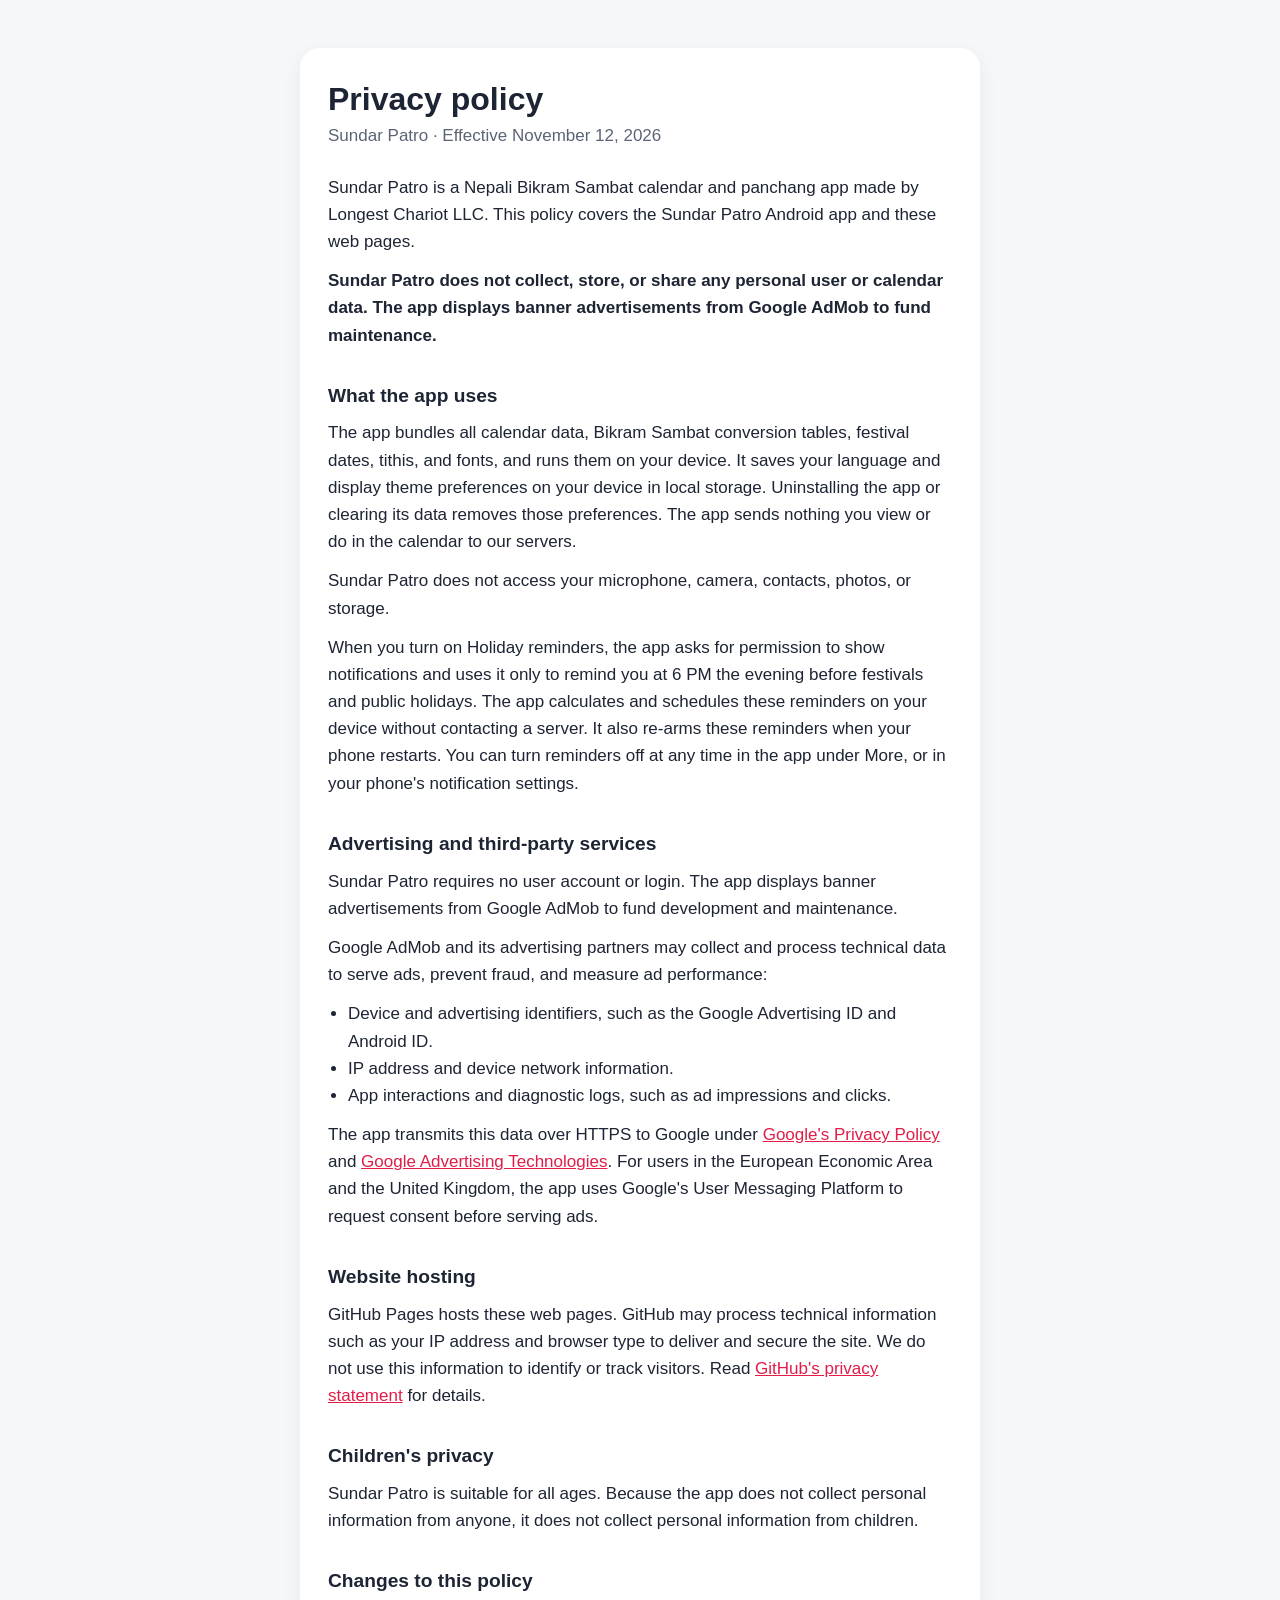
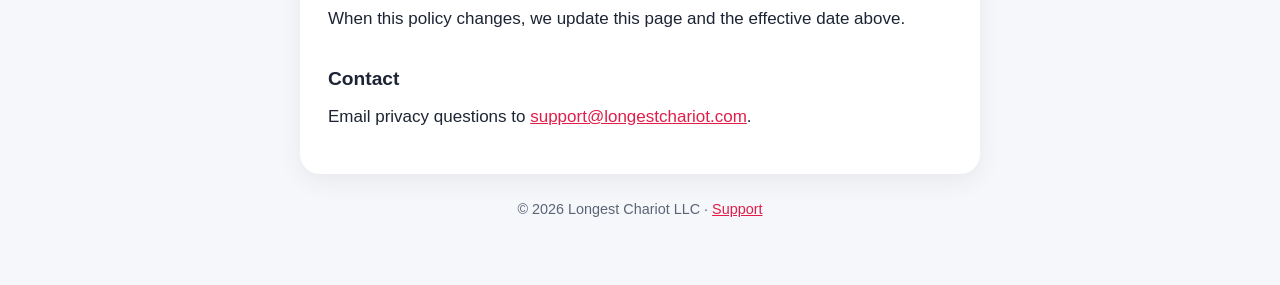
<file: docs/index.html>
<!doctype html>
<html lang="en">
  <head>
    <meta charset="UTF-8" />
    <meta name="viewport" content="width=device-width, initial-scale=1.0, viewport-fit=cover" />
    <meta http-equiv="refresh" content="0; url=privacy/" />
    <title>Sundar Patro</title>
  </head>
  <body>
    <p>Redirecting to <a href="privacy/">privacy policy</a>.</p>
  </body>
</html>
</file>
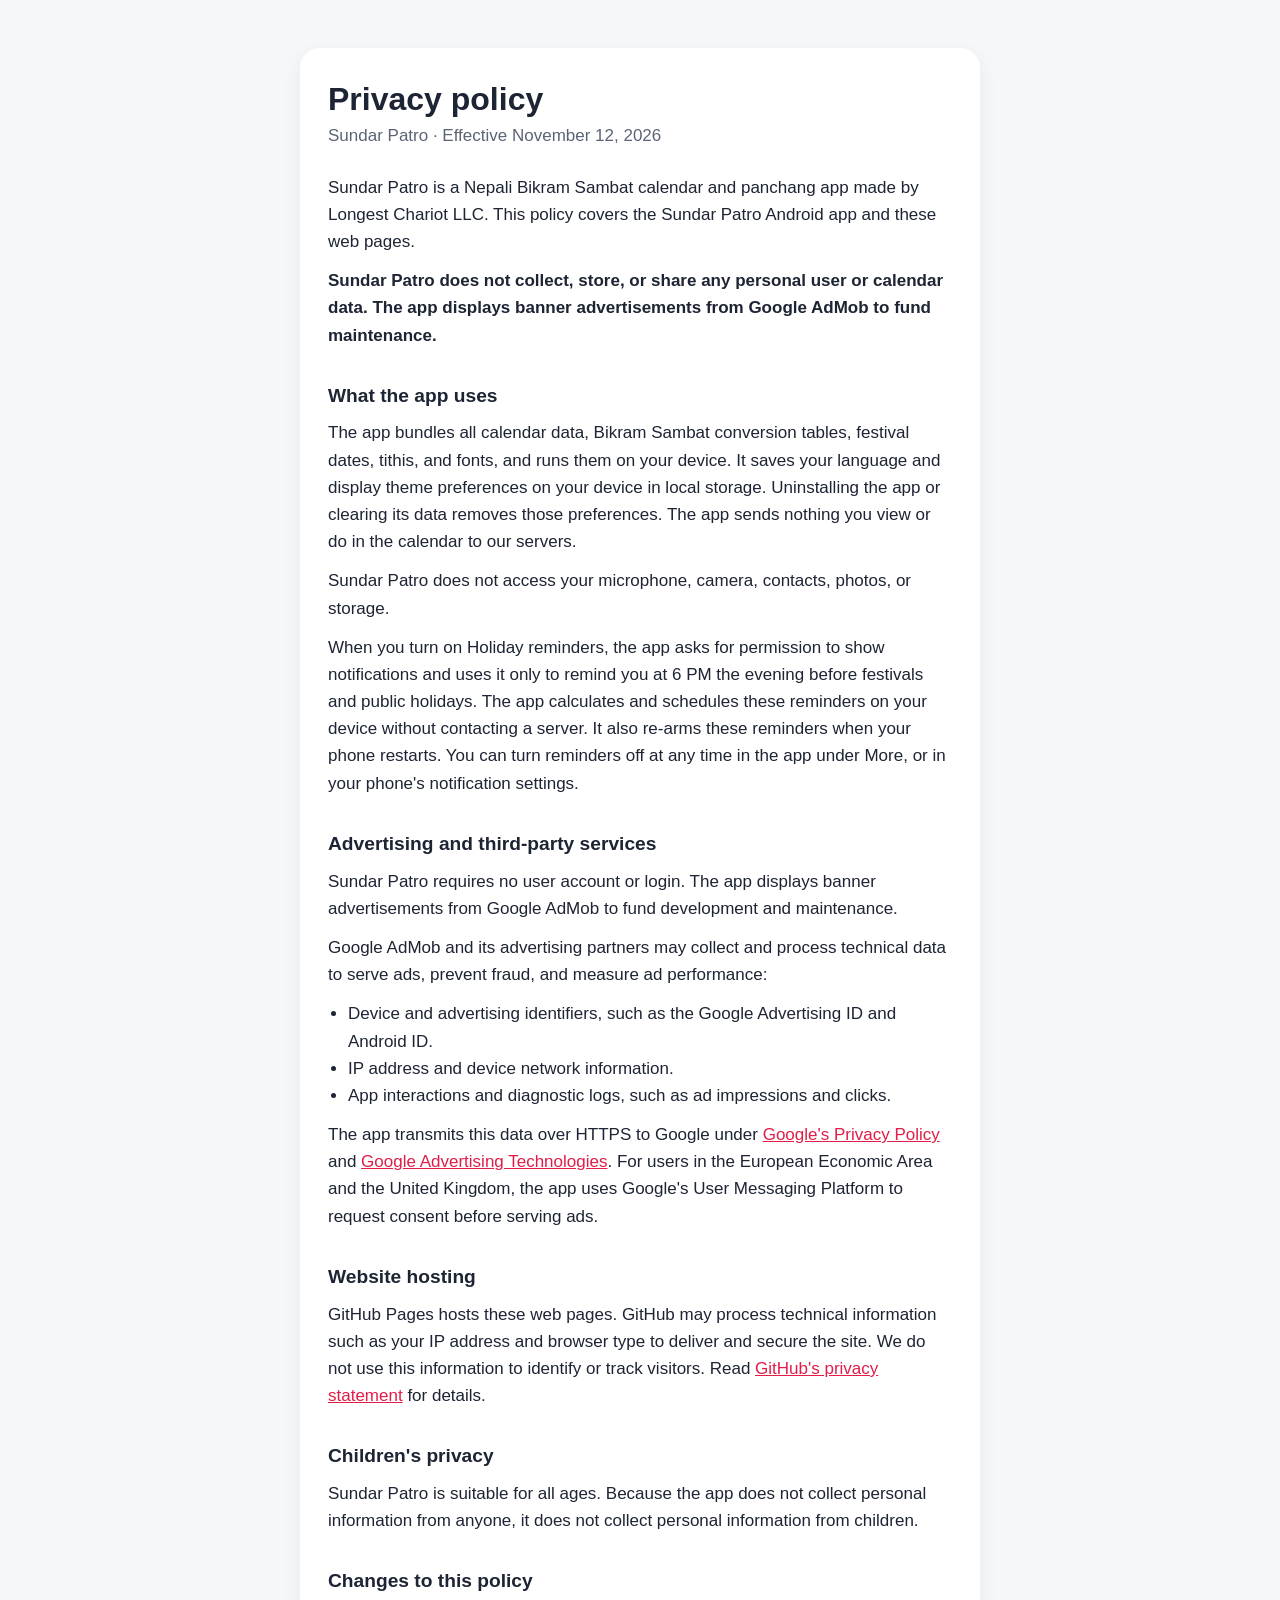
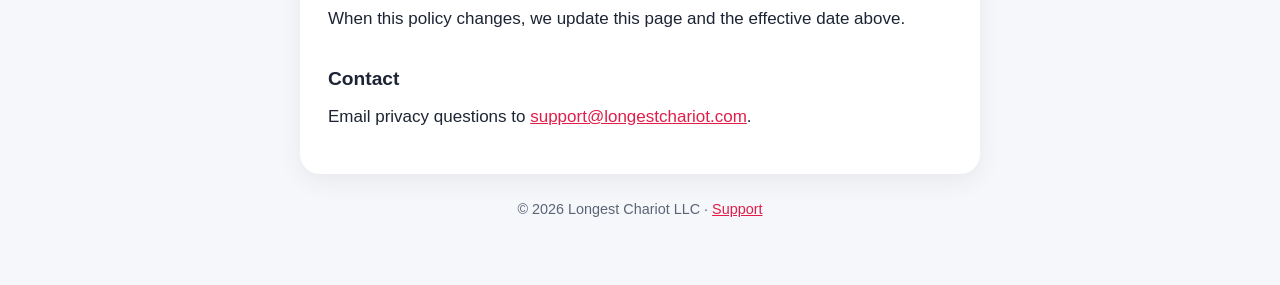
<file: docs/privacy/index.html>
<!doctype html>
<html lang="en">
  <head>
    <meta charset="UTF-8" />
    <meta name="viewport" content="width=device-width, initial-scale=1.0, viewport-fit=cover" />
    <meta name="theme-color" content="#121214" />
    <meta name="description" content="Privacy policy for Sundar Patro, a Nepali Bikram Sambat calendar app. Read how the app handles data on your device." />
    <title>Privacy policy · Sundar Patro</title>
    <style>
      :root {
        color-scheme: light dark;
        --bg: #f5f7fb;
        --card: #ffffff;
        --text: #1d2433;
        --muted: #5b6475;
        --accent: #e11d48;
      }
      @media (prefers-color-scheme: dark) {
        :root {
          --bg: #121214;
          --card: #1c1c20;
          --text: #e8ecf3;
          --muted: #a3acbb;
          --accent: #fb7185;
        }
      }
      * { box-sizing: border-box; }
      body {
        margin: 0;
        background: var(--bg);
        color: var(--text);
        font: 17px/1.6 -apple-system, BlinkMacSystemFont, "SF Pro Text", "Segoe UI", Roboto, sans-serif;
      }
      main {
        max-width: 720px;
        margin: 0 auto;
        padding: 48px 20px 64px;
      }
      article {
        background: var(--card);
        border-radius: 20px;
        padding: 32px 28px;
        box-shadow: 0 8px 24px rgba(0, 0, 0, 0.06);
      }
      h1 { font-size: 2rem; line-height: 1.2; margin: 0 0 4px; }
      h2 { font-size: 1.2rem; margin: 32px 0 8px; }
      p, ul { margin: 0 0 12px; }
      ul { padding-left: 1.25rem; }
      .meta { color: var(--muted); margin-bottom: 24px; }
      a { color: var(--accent); }
      footer { color: var(--muted); font-size: 0.9rem; text-align: center; margin-top: 24px; }
    </style>
  </head>
  <body>
    <main>
      <article>
        <h1>Privacy policy</h1>
        <p class="meta">Sundar Patro · Effective November 12, 2026</p>

        <p>
          Sundar Patro is a Nepali Bikram Sambat calendar and panchang app made by Longest Chariot LLC.
          This policy covers the Sundar Patro Android app and these web pages.
        </p>
        <p><strong>Sundar Patro does not collect, store, or share any personal user or calendar data. The app displays banner advertisements from Google AdMob to fund maintenance.</strong></p>

        <h2>What the app uses</h2>
        <p>
          The app bundles all calendar data, Bikram Sambat conversion tables, festival dates, tithis, and fonts, and runs them on your device. It saves your language and display theme preferences on your device in local storage. Uninstalling the app or clearing its data removes those preferences. The app sends nothing you view or do in the calendar to our servers.
        </p>
        <p>
          Sundar Patro does not access your microphone, camera, contacts, photos, or storage.
        </p>
        <p>
          When you turn on Holiday reminders, the app asks for permission to show notifications and uses it only to remind you at 6 PM the evening before festivals and public holidays. The app calculates and schedules these reminders on your device without contacting a server. It also re-arms these reminders when your phone restarts. You can turn reminders off at any time in the app under More, or in your phone's notification settings.
        </p>

        <h2>Advertising and third-party services</h2>
        <p>
          Sundar Patro requires no user account or login. The app displays banner advertisements from Google AdMob to fund development and maintenance.
        </p>
        <p>
          Google AdMob and its advertising partners may collect and process technical data to serve ads, prevent fraud, and measure ad performance:
        </p>
        <ul>
          <li>Device and advertising identifiers, such as the Google Advertising ID and Android ID.</li>
          <li>IP address and device network information.</li>
          <li>App interactions and diagnostic logs, such as ad impressions and clicks.</li>
        </ul>
        <p>
          The app transmits this data over HTTPS to Google under <a href="https://policies.google.com/privacy" target="_blank" rel="noopener">Google's Privacy Policy</a> and <a href="https://policies.google.com/technologies/ads" target="_blank" rel="noopener">Google Advertising Technologies</a>. For users in the European Economic Area and the United Kingdom, the app uses Google's User Messaging Platform to request consent before serving ads.
        </p>

        <h2>Website hosting</h2>
        <p>
          GitHub Pages hosts these web pages. GitHub may process technical information such as your IP address and browser type to deliver and secure the site. We do not use this information to identify or track visitors. Read
          <a href="https://docs.github.com/en/site-policy/privacy-policies/github-general-privacy-statement">GitHub's privacy statement</a> for details.
        </p>

        <h2>Children's privacy</h2>
        <p>
          Sundar Patro is suitable for all ages. Because the app does not collect personal information from anyone, it does not collect personal information from children.
        </p>

        <h2>Changes to this policy</h2>
        <p>
          When this policy changes, we update this page and the effective date above.
        </p>

        <h2>Contact</h2>
        <p>
          Email privacy questions to
          <a href="mailto:support@longestchariot.com">support@longestchariot.com</a>.
        </p>
      </article>
      <footer>© 2026 Longest Chariot LLC · <a href="../support/">Support</a></footer>
    </main>
  </body>
</html>
</file>
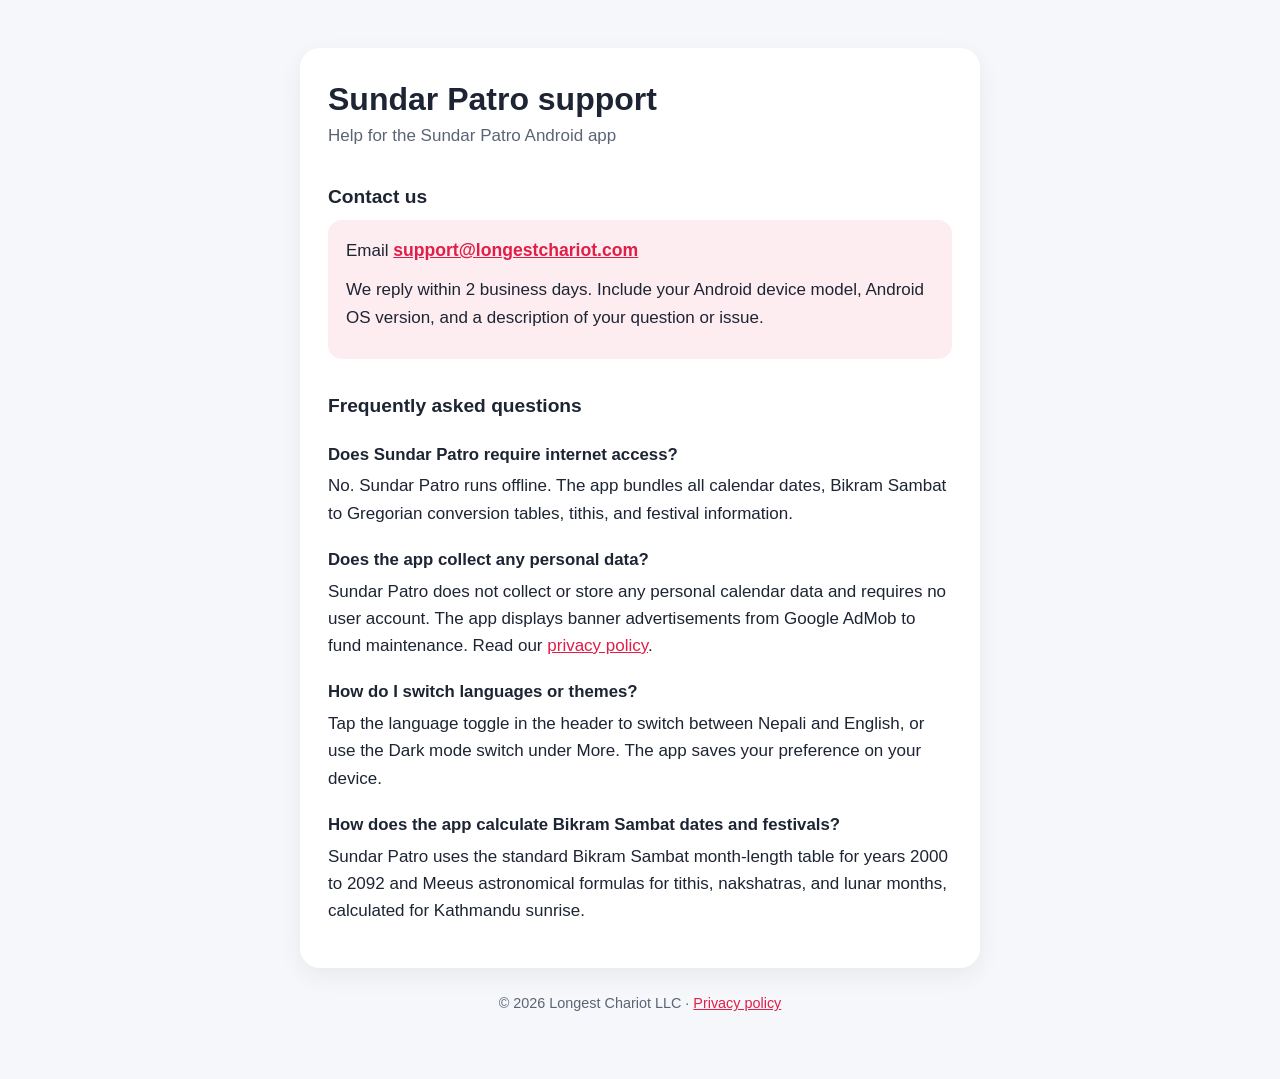
<file: docs/support/index.html>
<!doctype html>
<html lang="en">
  <head>
    <meta charset="UTF-8" />
    <meta name="viewport" content="width=device-width, initial-scale=1.0, viewport-fit=cover" />
    <meta name="theme-color" content="#121214" />
    <meta name="description" content="Get help with Sundar Patro, an offline Nepali Bikram Sambat calendar app for Android. Contact support and find answers to common questions." />
    <title>Support · Sundar Patro</title>
    <style>
      :root {
        color-scheme: light dark;
        --bg: #f5f7fb;
        --card: #ffffff;
        --text: #1d2433;
        --muted: #5b6475;
        --accent: #e11d48;
        --accent-soft: rgba(225, 29, 72, 0.08);
      }
      @media (prefers-color-scheme: dark) {
        :root {
          --bg: #121214;
          --card: #1c1c20;
          --text: #e8ecf3;
          --muted: #a3acbb;
          --accent: #fb7185;
          --accent-soft: rgba(251, 113, 133, 0.12);
        }
      }
      * { box-sizing: border-box; }
      body {
        margin: 0;
        background: var(--bg);
        color: var(--text);
        font: 17px/1.6 -apple-system, BlinkMacSystemFont, "SF Pro Text", "Segoe UI", Roboto, sans-serif;
      }
      main {
        max-width: 720px;
        margin: 0 auto;
        padding: 48px 20px 64px;
      }
      article {
        background: var(--card);
        border-radius: 20px;
        padding: 32px 28px;
        box-shadow: 0 8px 24px rgba(0, 0, 0, 0.06);
      }
      h1 { font-size: 2rem; line-height: 1.2; margin: 0 0 4px; }
      h2 { font-size: 1.2rem; margin: 32px 0 8px; }
      h3 { font-size: 1.05rem; margin: 20px 0 4px; }
      p, ul { margin: 0 0 12px; }
      ul { padding-left: 1.25rem; }
      .meta { color: var(--muted); margin-bottom: 24px; }
      a { color: var(--accent); }
      .contact {
        background: var(--accent-soft);
        border-radius: 14px;
        padding: 16px 18px;
        margin: 0 0 8px;
      }
      .contact a { font-weight: 600; font-size: 1.1rem; }
      footer { color: var(--muted); font-size: 0.9rem; text-align: center; margin-top: 24px; }
    </style>
  </head>
  <body>
    <main>
      <article>
        <h1>Sundar Patro support</h1>
        <p class="meta">Help for the Sundar Patro Android app</p>

        <h2>Contact us</h2>
        <div class="contact">
          <p>Email <a href="mailto:support@longestchariot.com">support@longestchariot.com</a></p>
          <p>We reply within 2 business days. Include your Android device model, Android OS version, and a description of your question or issue.</p>
        </div>

        <h2>Frequently asked questions</h2>

        <h3>Does Sundar Patro require internet access?</h3>
        <p>
          No. Sundar Patro runs offline. The app bundles all calendar dates, Bikram Sambat to Gregorian conversion tables, tithis, and festival information.
        </p>

        <h3>Does the app collect any personal data?</h3>
        <p>
          Sundar Patro does not collect or store any personal calendar data and requires no user account. The app displays banner advertisements from Google AdMob to fund maintenance. Read our
          <a href="../privacy/">privacy policy</a>.
        </p>

        <h3>How do I switch languages or themes?</h3>
        <p>
          Tap the language toggle in the header to switch between Nepali and English, or use the Dark mode switch under More. The app saves your preference on your device.
        </p>

        <h3>How does the app calculate Bikram Sambat dates and festivals?</h3>
        <p>
          Sundar Patro uses the standard Bikram Sambat month-length table for years 2000 to 2092 and Meeus astronomical formulas for tithis, nakshatras, and lunar months, calculated for Kathmandu sunrise.
        </p>
      </article>
      <footer>© 2026 Longest Chariot LLC · <a href="../privacy/">Privacy policy</a></footer>
    </main>
  </body>
</html>
</file>
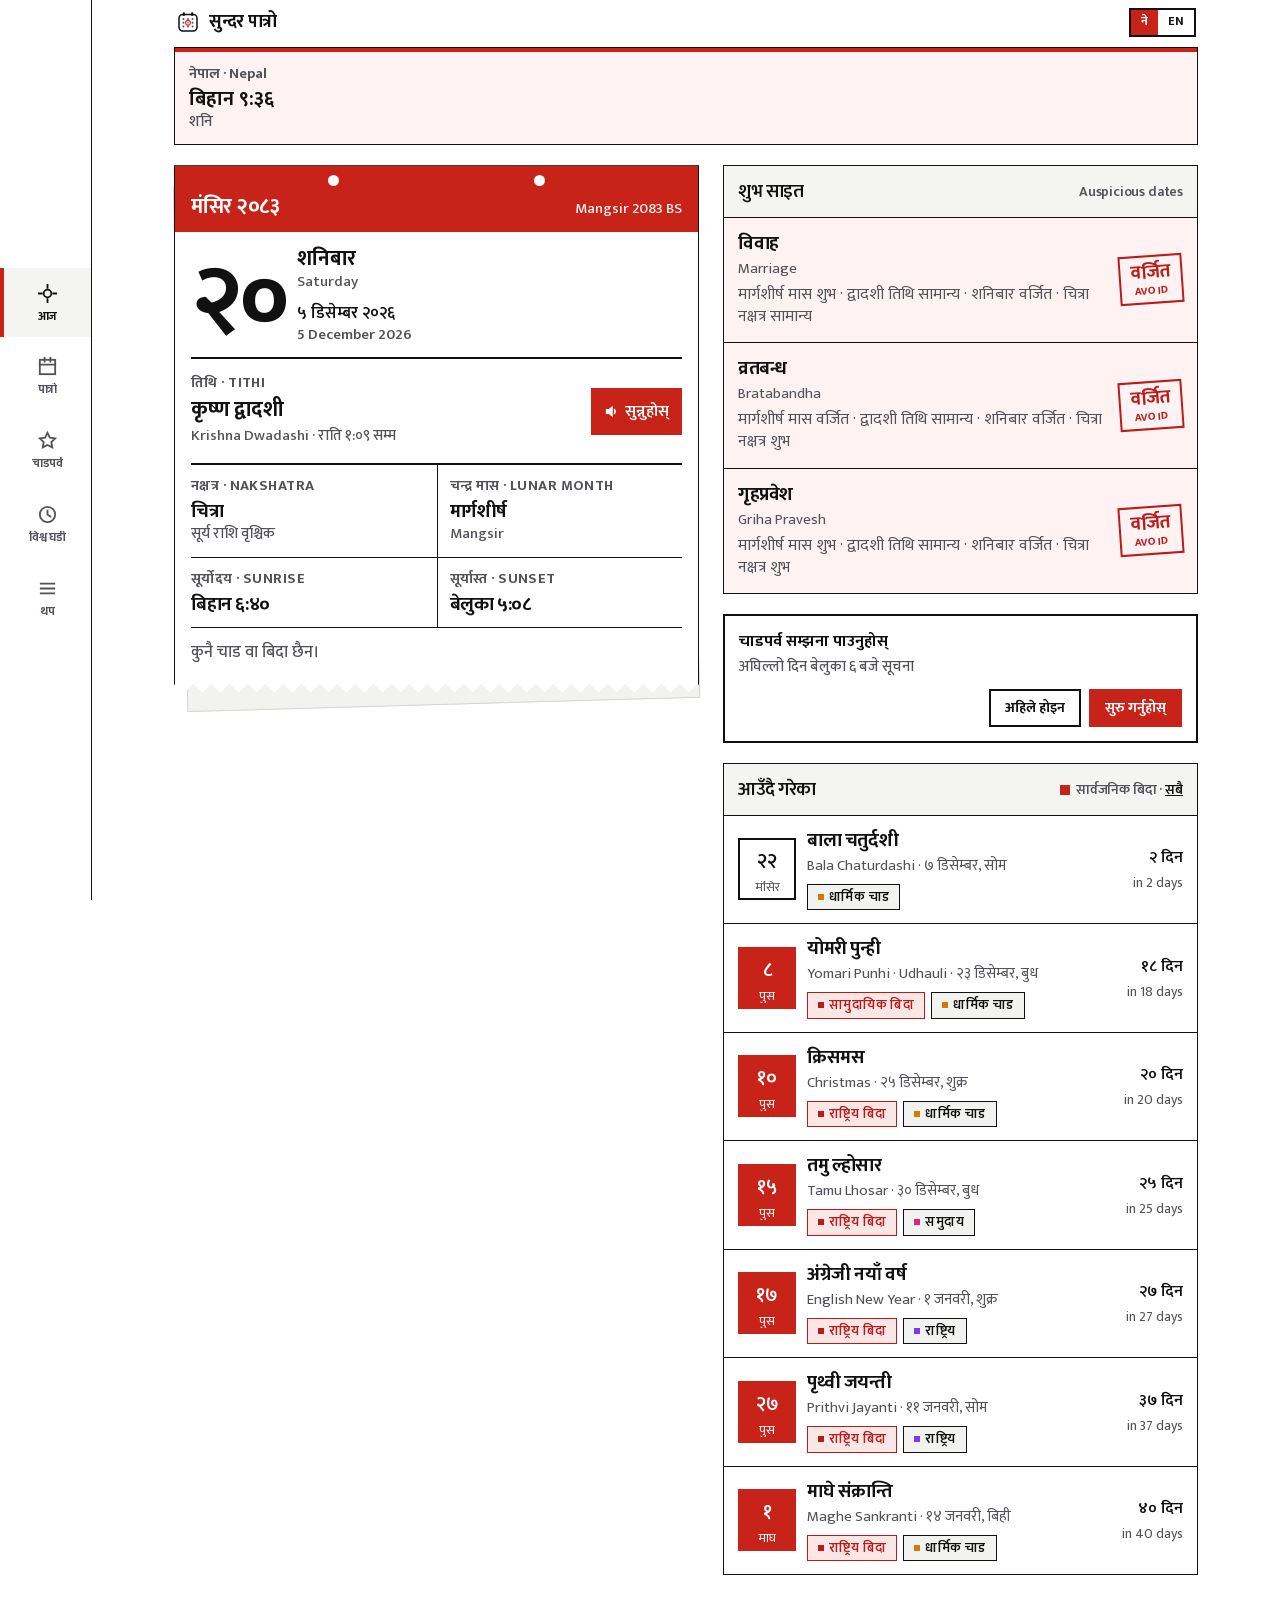
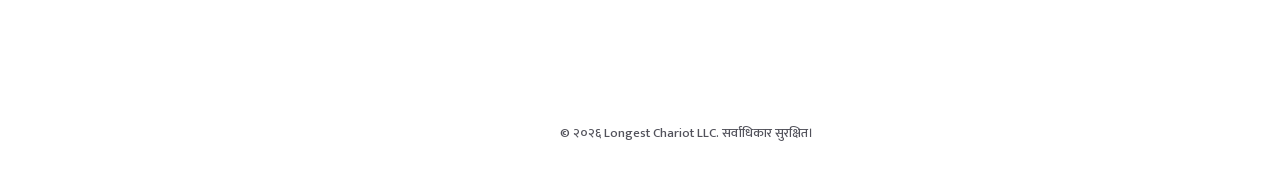
<file: app/src/main/assets/index.html>
<!DOCTYPE html>
<html lang="ne">
<head>
<meta charset="utf-8">
<meta name="color-scheme" content="light">
<meta name="viewport" content="width=device-width, initial-scale=1, viewport-fit=cover">
<title>सुन्दर पात्रो</title>
<link rel="stylesheet" href="fonts/mukta.css">
<style>
:root{
  --bg:#ffffff;--paper:#ffffff;--under:#f2f2f0;--ink:#111111;--mut:#52525b;
  --line:#111111;--line-soft:#d4d4d0;
  --bar-bg:#f4f4f2;--bar-fg:#111111;--bar-mut:#52525b;
  --btn-bg:#c82319;--btn-fg:#ffffff;
  --saait-good-bg:#f0fdf4;--saait-avoid-bg:#fef2f2;
  --tz0-bg:#fef2f2;--tz0-bd:#c82319;
  --tz1-bg:#eff6ff;--tz1-bd:#2563eb;
  --tz2-bg:#ecfdf5;--tz2-bd:#059669;
  --tz3-bg:#f5f3ff;--tz3-bd:#7c3aed;
  --tz4-bg:#fff7ed;--tz4-bd:#ea580c;
  --tz5-bg:#ecfeff;--tz5-bd:#0891b2;
  --red:#c82319;--on-red:#ffffff;--stamp-red:#b91c1c;--jade:#156b40;--plum:#7c2a6a;
  --orange:#d97706;--violet:#7c3aed;--emerald:#059669;--pink:#db2777;--holiday-fg:#b91c1c;--fest-cell-bg:#fff7ed;
  color-scheme:light;box-sizing:border-box;padding-top:env(safe-area-inset-top,0px);
}
:root[data-theme="dark"]{
  --bg:#111110;--paper:#1c1b19;--under:#2a2825;--ink:#f4f2ee;--mut:#b5afa6;
  --line:#45413b;--line-soft:#2e2c28;
  --bar-bg:#0a0a09;--bar-fg:#f4f2ee;--bar-mut:#b5afa6;
  --btn-bg:#f4f2ee;--btn-fg:#141210;
  --red:#c82319;--on-red:#ffffff;--stamp-red:#ff7b72;--jade:#4ade80;--plum:#e082cc;
  --orange:#fbbf24;--violet:#a78bfa;--emerald:#34d399;--pink:#f472b6;--holiday-fg:#ff7b72;--fest-cell-bg:#241b12;
  --saait-good-bg:#112218;--saait-avoid-bg:#251416;
  --tz0-bg:#2a1414;--tz0-bd:#f87171;
  --tz1-bg:#141e2e;--tz1-bd:#60a5fa;
  --tz2-bg:#11241d;--tz2-bd:#34d399;
  --tz3-bg:#1f192e;--tz3-bd:#a78bfa;
  --tz4-bg:#2a1c12;--tz4-bd:#fb923c;
  --tz5-bg:#122429;--tz5-bd:#22d3ee;
  color-scheme:dark;
}
*{box-sizing:border-box;margin:0;-webkit-tap-highlight-color:transparent}
[hidden]{display:none!important}
html{scroll-padding-top:env(safe-area-inset-top,0px);overflow-x:clip}
body{background:var(--bg);color:var(--ink);font:500 17px/1.5 "Mukta",-apple-system,BlinkMacSystemFont,"Segoe UI",Roboto,sans-serif;max-width:480px;margin:0 auto;padding:0 14px 100px;min-height:100vh;overflow-x:clip;-webkit-font-smoothing:antialiased}
button,select,input{font-family:"Mukta",-apple-system,BlinkMacSystemFont,"Segoe UI",Roboto,sans-serif;color:inherit}
button,.tab,.tb,.c,.ev,.r,.row{-webkit-user-select:none;user-select:none;-webkit-touch-callout:none}
.sr{position:absolute!important;width:1px;height:1px;padding:0;margin:-1px;overflow:hidden;clip:rect(0,0,0,0);white-space:nowrap;border:0}
.y{font-family:"Mukta",-apple-system,BlinkMacSystemFont,"Segoe UI",Roboto,sans-serif;font-weight:700;letter-spacing:-.02em}
small,.en{font-size:15px;color:var(--mut)}

/* Top header */
.top{display:flex;align-items:center;justify-content:space-between;gap:10px;padding:8px 2px 10px}
.top-brand{display:flex;align-items:center;gap:9px;min-width:0}
.brand-icon{width:24px;height:24px;display:block;flex:none;color:var(--ink)}
.top .y{font-size:18px;line-height:1.15;color:var(--ink)}
.top .en{color:var(--mut)}
.lang-group{display:inline-flex;border:2px solid var(--line);background:var(--paper);flex:none}
.lang{appearance:none;border:0;background:transparent;color:var(--ink);font:700 12.5px/1 Mukta,sans-serif;padding:6px 10px;cursor:pointer}
.lang[aria-pressed="true"]{background:var(--btn-bg);color:var(--btn-fg)}
.lang:focus-visible,.listen:focus-visible,.tab:focus-visible,.tb:focus-visible,.sw:focus-visible,.chips button:focus-visible,.navbtn:focus-visible,.back-btn:focus-visible,.c:focus-visible{outline:3px solid var(--red);outline-offset:2px}

/* World clocks strip on Today */
.clocks{display:grid;grid-template-columns:repeat(3,minmax(0,1fr));background:var(--paper);color:var(--ink);margin-bottom:20px;cursor:pointer;border:1.5px solid var(--line)}
.clocks.cols-1{grid-template-columns:minmax(0,1fr)}
.clocks.cols-2{grid-template-columns:repeat(2,minmax(0,1fr))}
.clocks div{padding:10px 8px;border-left:1px solid var(--line);border-top:4px solid var(--tz0-bd);background:var(--tz0-bg);min-width:0;overflow:hidden}
.clocks div:first-child{border-left:0}
.clocks div.tz-0{background:var(--tz0-bg);border-top-color:var(--tz0-bd)}
.clocks div.tz-1{background:var(--tz1-bg);border-top-color:var(--tz1-bd)}
.clocks div.tz-2{background:var(--tz2-bg);border-top-color:var(--tz2-bd)}
.clocks small{display:block;color:var(--mut);font-size:14.5px;font-weight:700;white-space:nowrap;overflow:hidden;text-overflow:ellipsis}
.clocks b{display:block;font:700 20px/1.2 "Mukta",-apple-system,BlinkMacSystemFont,"Segoe UI",Roboto,sans-serif;color:var(--ink);font-variant-numeric:tabular-nums;white-space:nowrap;overflow:hidden;text-overflow:ellipsis;margin-top:2px}
.clocks .cd{display:block;font-size:15.5px;font-weight:500;color:var(--mut);line-height:1.25;margin-top:1px;white-space:nowrap;overflow:hidden;text-overflow:ellipsis}

/* Tear-off calendar sheet */
.sheet{position:relative;margin-bottom:26px}
.under{position:absolute;inset:14px 6px -12px;background:var(--under);border:1px solid var(--line-soft);transform:rotate(-1.6deg)}
.page{position:relative;background:var(--paper);border:1.5px solid var(--line);border-bottom:0;padding-bottom:28px;-webkit-mask:conic-gradient(from -45deg at bottom,#0000,#000 1deg 89deg,#0000 90deg) 50%/18px 100%;mask:conic-gradient(from -45deg at bottom,#0000,#000 1deg 89deg,#0000 90deg) 50%/18px 100%}
.band{position:relative;background:var(--red);color:var(--on-red);padding:28px 16px 12px;display:flex;justify-content:space-between;align-items:baseline;gap:6px 12px;flex-wrap:wrap}
.band .y{font-size:21px;line-height:1.2;color:var(--on-red)}
.band .en{color:var(--on-red);opacity:.92;text-align:right}
.holes{position:absolute;top:9px;left:0;right:0;display:flex;justify-content:space-around;padding:0 56px;pointer-events:none}
.holes i{width:11px;height:11px;border-radius:50%;background:var(--bg)}
.date{display:flex;align-items:flex-end;gap:12px;padding:14px 16px 12px;min-width:0}
.big{font:700 clamp(72px,21vw,96px)/.92 "Mukta",-apple-system,BlinkMacSystemFont,"Segoe UI",Roboto,sans-serif;letter-spacing:-.05em;font-variant-numeric:tabular-nums;color:var(--ink);flex:none}
.wk{min-width:0;flex:1;overflow-wrap:break-word}
.wk .y{font-size:21px;line-height:1.2;color:var(--ink)}
.wk small{display:block;color:var(--mut)}
.wk .g{margin-top:8px;font:600 16.5px/1.38 "Mukta",-apple-system,BlinkMacSystemFont,"Segoe UI",Roboto,sans-serif;color:var(--ink);overflow-wrap:break-word}
.tith{display:flex;justify-content:space-between;align-items:center;gap:10px;margin:0 16px;padding:14px 0;border-top:2px solid var(--line)}
.tith>div{min-width:0;flex:1;overflow-wrap:break-word}
.k-lbl{display:block;font-size:14.5px;font-weight:700;text-transform:uppercase;letter-spacing:.03em;color:var(--mut);margin-bottom:2px}
.tith .y{font-size:21px;line-height:1.25;color:var(--ink)}
.listen{display:flex;align-items:center;gap:6px;background:var(--btn-bg);color:var(--btn-fg);border:0;padding:10px 13px;font:600 16px "Mukta",-apple-system,BlinkMacSystemFont,"Segoe UI",Roboto,sans-serif;cursor:pointer;flex:none;white-space:nowrap}
.listen.playing{background:var(--red);color:var(--on-red)}
.listen svg{width:15px;height:15px;fill:currentColor}
.cells{display:grid;grid-template-columns:minmax(0,1fr) minmax(0,1fr);margin:0 16px;border-top:2px solid var(--line)}
.cells div{padding:11px 8px 11px 0;border-bottom:1px solid var(--line);min-width:0;overflow-wrap:break-word}
.cells div:nth-child(even){padding-left:12px;padding-right:0;border-left:1px solid var(--line)}
.cells small{display:block;color:var(--mut)}
.cells div>small:first-child{font-size:14.5px;font-weight:700;text-transform:uppercase;letter-spacing:.03em;margin-bottom:2px}
.cells .y{font-size:19px;line-height:1.25;display:block;color:var(--ink)}
.none{margin:12px 16px 0;font-size:16.5px;color:var(--mut)}
.today-evs{margin:12px 16px 0;display:grid;gap:8px}
.today-ev{border:2px solid var(--red);padding:11px 12px;background:color-mix(in srgb,var(--red) 8%,var(--paper));min-width:0;overflow-wrap:break-word}
.today-ev-top{display:flex;justify-content:space-between;align-items:baseline;gap:8px;flex-wrap:wrap}
.today-ev .y{font-size:19px;color:var(--red);line-height:1.25}
:root[data-theme="dark"] .today-ev .y{color:#ff7b72}
.today-ev-tag{font:700 12px/1.2 Mukta;text-transform:uppercase;letter-spacing:.04em;background:var(--red);color:var(--on-red);padding:2px 6px}
.today-ev p{font-size:16px;color:var(--mut);margin-top:4px;line-height:1.38}

/* Paper boxes */
.box{background:var(--paper);border:1.5px solid var(--line);margin-bottom:20px;overflow:hidden}
.box h2{display:flex;justify-content:space-between;align-items:center;gap:4px 10px;flex-wrap:wrap;background:var(--bar-bg);color:var(--bar-fg);border-bottom:1.5px solid var(--line);padding:10px 14px;font:600 18px "Mukta",-apple-system,BlinkMacSystemFont,"Segoe UI",Roboto,sans-serif;letter-spacing:-.01em}
.box h2 span,.box h2 button{font:600 14px "Mukta",-apple-system,BlinkMacSystemFont,"Segoe UI",Roboto,sans-serif;color:var(--bar-mut)}
.box h2 .y{color:var(--bar-fg)}
.box h2 button{background:none;border:0;cursor:pointer;text-decoration:underline;padding:0;color:var(--bar-fg)}
.r{display:flex;justify-content:space-between;align-items:center;gap:12px;padding:14px;border-bottom:1px solid var(--line);width:100%;background:transparent;border-left:0;border-right:0;border-top:0;text-align:left;color:var(--ink)}
.r>div:first-child{min-width:0;flex:1;overflow-wrap:break-word}
.r.click{cursor:pointer}
.r.click:hover{background:color-mix(in srgb,var(--under) 45%,var(--paper))}
.r.saait-good{background:var(--saait-good-bg)}
.r.saait-avoid{background:var(--saait-avoid-bg)}
.r.saait-good.click:hover,.r.saait-avoid.click:hover{filter:brightness(.97)}
.r:last-child{border-bottom:0}
.r .y{font-size:19px;line-height:1.28;color:var(--ink)}
.r p{font-size:16px;color:var(--mut);margin-top:3px;line-height:1.38}
.r-arrow{font-size:24px;color:var(--mut);line-height:1;flex:none}
.stamp{flex:none;border:2.5px solid var(--c);color:var(--c);padding:4px 10px;text-align:center;transform:rotate(-4deg);line-height:1.15}
.stamp .y{font-size:19px;color:var(--c)}
.stamp small{display:block;color:var(--c);font-size:11px;font-weight:700;letter-spacing:.03em;text-transform:uppercase}

/* Event rows */
.ev{display:grid;grid-template-columns:58px minmax(0,1fr) auto;gap:11px;align-items:center;padding:13px 14px;border-bottom:1px solid var(--line);width:100%;background:transparent;border-left:0;border-right:0;border-top:0;text-align:left;cursor:pointer;color:var(--ink)}
.ev>div{min-width:0;overflow-wrap:break-word}
.ev:hover{background:color-mix(in srgb,var(--under) 45%,var(--paper))}
.ev:last-child{border-bottom:0}
.dn{width:58px;min-height:58px;padding:4px 2px;display:flex;flex-direction:column;align-items:center;justify-content:center;border:2px solid var(--line);line-height:1;overflow:hidden}
.dn b{font:600 20px "Mukta",-apple-system,BlinkMacSystemFont,"Segoe UI",Roboto,sans-serif;color:var(--ink);font-variant-numeric:tabular-nums}
.dn small{font-size:13px;color:var(--mut);margin-top:3px;text-align:center;max-width:100%;overflow:hidden;text-overflow:ellipsis;white-space:nowrap}
.dn.h{background:var(--red);border-color:var(--red);color:var(--on-red)}
.dn.h b,.dn.h small{color:var(--on-red)}
.ev .y{font-size:19px;line-height:1.28;color:var(--ink)}
.ev .w{text-align:right;font-size:14px;color:var(--mut);white-space:nowrap}
.ev .w b{display:block;font:600 16px "Mukta",-apple-system,BlinkMacSystemFont,"Segoe UI",Roboto,sans-serif;color:var(--ink)}
.pills{display:flex;flex-wrap:wrap;gap:6px;margin-top:6px}
.pill{display:inline-flex;align-items:center;gap:5px;border-radius:0;padding:4px 10px;font:600 13.5px/1.2 "Mukta",-apple-system,BlinkMacSystemFont,"Segoe UI",Roboto,sans-serif;text-transform:uppercase;letter-spacing:.03em;background:var(--under);border:1.5px solid var(--line);color:var(--ink);white-space:nowrap}
.pill i{width:6px;height:6px;border-radius:0;display:inline-block;flex:none}
.pill.hol{background:color-mix(in srgb,var(--red) 11%,var(--paper));border-color:var(--stamp-red);color:var(--stamp-red)}
.ck-add{padding:12px 14px;background:var(--under);border-bottom:1px solid var(--line);display:grid;gap:6px}
.ck-add label{font:700 12.5px "Mukta",-apple-system,BlinkMacSystemFont,"Segoe UI",Roboto,sans-serif;text-transform:uppercase;letter-spacing:.04em;color:var(--mut)}
.key{display:inline-block;width:10px;height:10px;background:var(--red);margin-right:6px;vertical-align:middle}
.copy{text-align:center;font-size:13px;color:var(--mut);margin-top:8px}

/* Reminder nudge */
.remind-nudge{background:var(--paper);border:2px solid var(--line);padding:14px;margin-bottom:20px;display:flex;flex-direction:column;gap:10px}
.remind-nudge .rn-text b{display:block;font-size:16px;color:var(--ink)}
.remind-nudge .rn-text small{display:block;margin-top:2px;color:var(--mut)}
.remind-nudge .rn-actions{display:flex;justify-content:flex-end;gap:8px;flex-wrap:wrap}

/* Bottom tab bar */
.tabs{position:fixed;left:0;right:0;bottom:0;z-index:20;margin:0 auto;max-width:480px;background:var(--paper);color:var(--ink);border-top:1.5px solid var(--line);display:grid;grid-template-columns:repeat(5,minmax(0,1fr));padding-bottom:env(safe-area-inset-bottom,0px)}
.tab{background:none;border:0;border-top:4px solid transparent;color:var(--mut);padding:9px 2px 8px;font:700 11.5px Mukta;display:flex;flex-direction:column;align-items:center;gap:3px;cursor:pointer;min-width:0}
.tab svg{width:21px;height:21px;fill:none;stroke:currentColor;stroke-width:1.9;stroke-linecap:square;flex:none}
.tab[aria-current="page"]{color:var(--ink);background:var(--bar-bg);border-top-color:var(--red)}
.tab .y{font-size:11.5px;line-height:1.15;max-width:100%;overflow:hidden;text-overflow:ellipsis;white-space:nowrap}

/* Page headers & navigation controls */
.view{display:block}
.pt-bar{display:flex;align-items:center;justify-content:space-between;gap:8px 10px;padding:6px 2px 14px;flex-wrap:wrap}
.pt{display:flex;align-items:baseline;gap:8px;min-width:0;flex-wrap:wrap}
.pt .y{font-size:clamp(24px,4.5vw,34px);line-height:1.15;color:var(--ink)}
.pt .en{color:var(--mut)}
.navrow{display:inline-flex;border:2px solid var(--line);background:var(--paper);flex:none}
.navbtn{appearance:none;border:0;border-left:1px solid var(--line);background:transparent;color:var(--ink);height:34px;min-width:34px;padding:0 10px;font:700 13.5px/1 Mukta;cursor:pointer;display:inline-flex;align-items:center;justify-content:center}
.navbtn:first-child{border-left:0}
.navbtn:hover{background:var(--under)}
.back-btn{appearance:none;border:2px solid var(--line);background:var(--paper);color:var(--ink);padding:5px 12px;font:700 13.5px Mukta;cursor:pointer;margin-bottom:8px;display:inline-flex;align-items:center;gap:4px}
.back-btn:hover{background:var(--under)}

/* Calendar grid */
.b2{padding:12px 14px}
.g7{display:grid;grid-template-columns:repeat(7,minmax(0,1fr));border-left:1px solid var(--line)}
.g7>*{border-right:1px solid var(--line);border-bottom:1px solid var(--line);min-width:0}
.wd{text-align:center;padding:8px 1px;font-weight:600;font-size:14px;color:var(--mut);background:var(--under);overflow:hidden;text-overflow:ellipsis;white-space:nowrap}
.wd.sat{color:var(--red)}
:root[data-theme="dark"] .wd.sat,:root[data-theme="dark"] .c.sat b{color:#ff7b72}
.c{appearance:none;border-top:0;border-left:0;background:var(--paper);color:var(--ink);min-height:68px;display:flex;flex-direction:column;align-items:stretch;justify-content:space-between;gap:2px;position:relative;cursor:pointer;padding:5px 4px 8px;overflow:hidden;text-align:left}
.c.blank{background:color-mix(in srgb,var(--under) 45%,var(--paper));cursor:default}
.c-top{display:flex;align-items:baseline;justify-content:space-between;gap:2px;width:100%}
.c b{font:600 21.5px/1 "Mukta",-apple-system,BlinkMacSystemFont,"Segoe UI",Roboto,sans-serif;color:var(--ink);font-variant-numeric:tabular-nums}
.c small{font-size:13px;line-height:1;color:var(--mut);max-width:100%;overflow:hidden;text-overflow:ellipsis;white-space:nowrap}
.c .ti{font-size:13px;font-weight:500;line-height:1.2;color:var(--mut);max-width:100%;overflow:hidden;text-overflow:ellipsis;white-space:nowrap;display:block}
.c.sat b{color:var(--red)}
.c.fest-cell{background:var(--fest-cell-bg)}
.c.hol{background:color-mix(in srgb,var(--red) 10%,var(--paper))}
.c.td{background:var(--red);color:var(--on-red)}
.c.td b,.c.td small,.c.td .ti{color:var(--on-red)}
.c[aria-pressed="true"]{box-shadow:inset 0 0 0 2.5px var(--ink);z-index:1}
.c.td[aria-pressed="true"]{box-shadow:inset 0 0 0 2.5px var(--on-red)}
.c .dots{display:flex;gap:3px;margin-top:2px;min-height:6px;align-items:center}
.c .dots i{width:6px;height:6px;border-radius:0;display:block}
.legend{display:flex;flex-wrap:wrap;gap:8px 14px;font-size:13.5px;font-weight:600;color:var(--mut);margin:-10px 2px 18px}
.legend span{display:inline-flex;align-items:center;gap:6px}
.legend i{width:9px;height:9px;border-radius:0;display:inline-block;flex:none}
.lg{font-size:14.5px;color:var(--mut);margin:-10px 2px 20px;line-height:1.48}

/* Filter chips */
.chips{display:flex;gap:8px;margin-bottom:16px;flex-wrap:wrap}
.chips button{border:2px solid var(--line);background:var(--paper);color:var(--ink);padding:6px 12px;font:700 13.5px Mukta;cursor:pointer}
.chips .on{background:var(--btn-bg);color:var(--btn-fg);border-color:var(--btn-bg)}
.sub{padding:7px 14px;background:var(--under);color:var(--ink);font:700 13px Mukta;border-bottom:1px solid var(--line)}

/* World clocks list */
.ck{display:flex;justify-content:space-between;align-items:center;gap:10px;padding:13px 14px;border-bottom:1px solid var(--line);color:var(--ink)}
.ck>div:first-child{min-width:0;flex:1;overflow-wrap:break-word}
.ck>div:last-child{flex:none;text-align:right}
.ck:last-child{border:0}
.ck .y{font-size:21px;line-height:1.25;color:var(--ink)}
.ck small{display:block;margin-top:2px}
.ck-time{display:flex;align-items:baseline;gap:8px;flex-wrap:wrap;margin-top:6px}
.ck .t{font:700 20px/1.2 "Mukta",-apple-system,BlinkMacSystemFont,"Segoe UI",Roboto,sans-serif;letter-spacing:-.02em;font-variant-numeric:tabular-nums;white-space:nowrap;color:var(--ink)}
.ck .d{font-size:16px;color:var(--mut);white-space:nowrap}
.ck.tz-0{background:var(--tz0-bg);border-left:5px solid var(--tz0-bd)}
.ck.tz-1{background:var(--tz1-bg);border-left:5px solid var(--tz1-bd)}
.ck.tz-2{background:var(--tz2-bg);border-left:5px solid var(--tz2-bd)}
.ck.tz-3{background:var(--tz3-bg);border-left:5px solid var(--tz3-bd)}
.ck.tz-4{background:var(--tz4-bg);border-left:5px solid var(--tz4-bd)}
.ck.tz-5{background:var(--tz5-bg);border-left:5px solid var(--tz5-bd)}
.w-ctrl{display:inline-flex;gap:6px;flex:none;align-items:center}
.btn-sq{appearance:none;width:34px;height:34px;border:1.5px solid var(--line);background:var(--paper);color:var(--ink);font:700 15px/1 "Mukta",sans-serif;cursor:pointer;display:inline-grid;place-items:center}
.btn-sq:disabled{opacity:.35;cursor:default}
.btn-sq.rm{color:var(--red);border-color:var(--red)}
:root[data-theme="dark"] .btn-sq.rm{color:#ff7b72;border-color:#ff7b72}

/* Switch toggle */
.sw{flex:none;width:48px;height:28px;border:2px solid var(--line);background:var(--under);position:relative;cursor:pointer;padding:0}
.sw::after{content:"";position:absolute;top:4px;left:4px;width:16px;height:16px;background:var(--ink);transition:transform .15s}
.sw[aria-checked="true"]{background:var(--btn-bg);border-color:var(--btn-bg)}
.sw[aria-checked="true"]::after{transform:translateX(20px);background:var(--btn-fg)}

/* Forms & buttons */
.form-pad{padding:14px;display:grid;gap:10px}
.form-row{display:grid;gap:10px;grid-template-columns:repeat(3,minmax(0,1fr))}
@media(max-width:420px){.form-row{grid-template-columns:repeat(2,minmax(0,1fr))}}
.wform{display:grid;grid-template-columns:minmax(0,1fr) auto;gap:8px;align-items:center}
label.f{display:grid;gap:4px;font:700 12px Mukta;text-transform:uppercase;letter-spacing:.04em;color:var(--mut);min-width:0}
select,input[type="date"]{appearance:none;-webkit-appearance:none;border:2px solid var(--line);background:var(--paper);color:var(--ink);height:38px;padding:0 10px;font:600 14.5px Mukta;width:100%;min-width:0}
select{background-image:linear-gradient(45deg,transparent 50%,var(--ink) 50%),linear-gradient(135deg,var(--ink) 50%,transparent 50%);background-position:calc(100% - 16px) 15px,calc(100% - 11px) 15px;background-size:5px 5px;background-repeat:no-repeat;padding-right:30px}
.btn-ink{appearance:none;border:2px solid var(--btn-bg);background:var(--btn-bg);color:var(--btn-fg);height:38px;padding:0 14px;font:700 14px Mukta;cursor:pointer;display:inline-flex;align-items:center;justify-content:center;text-decoration:none;white-space:nowrap}
.btn-outline{appearance:none;border:2px solid var(--line);background:var(--paper);color:var(--ink);height:38px;padding:0 14px;font:700 14px Mukta;cursor:pointer;display:inline-flex;align-items:center;justify-content:center;text-decoration:none;white-space:nowrap}
.result{margin-top:4px;padding:12px;background:var(--under);border:1px solid var(--line);min-width:0;overflow-wrap:break-word}
.result .rv{font:700 clamp(18px,4.8vw,21px)/1.2 "Mukta",-apple-system,BlinkMacSystemFont,"Segoe UI",Roboto,sans-serif;letter-spacing:-.015em;color:var(--ink)}
.result .rs{font-size:13px;color:var(--mut);margin-top:4px}
.ksum{padding:12px 15px;background:var(--under);border-bottom:1px solid var(--line);font:600 16.5px Mukta;color:var(--ink)}
.ksum:empty{display:none}
.info-p{font-size:15px;color:var(--mut);line-height:1.5;margin-top:6px}

/* Bottom AdMob inline footer slot */
#ad-slot{width:100%;height:0;overflow:hidden}
body.has-bottom-ad #ad-slot{height:calc(var(--ad-banner-h,60px) + 16px);margin:16px 0 8px}

/* Tablet & Large Screen adaptive layouts */
@media(min-width:720px){
  body{max-width:820px;padding:0 24px 104px}
  .tabs{max-width:none;padding-left:max(24px,calc(50% - 410px));padding-right:max(24px,calc(50% - 410px))}
  .tab{padding:11px 4px 10px}
  .navbtn,.btn-sq{min-width:40px;height:40px}
  .c{min-height:78px;padding:7px 6px 9px}
  .c b{font-size:22px}
  .clocks div{padding:12px 14px}
  #view-convert:not([hidden]){display:grid;grid-template-columns:repeat(2,minmax(0,1fr));gap:0 20px;align-items:start}
  #view-convert>.back-btn{grid-column:1 / -1;justify-self:start}
  #view-convert>.pt-bar{grid-column:1 / -1}
  #view-more:not([hidden]){display:grid;grid-template-columns:repeat(2,minmax(0,1fr));gap:0 20px;align-items:start}
  #view-more>.pt-bar{grid-column:1 / -1}
  #view-more>.box:nth-of-type(1){grid-column:1}
  #view-more>.box:nth-of-type(2){grid-column:2;grid-row:2 / span 2}
  #view-more>.box:nth-of-type(3){grid-column:1}
}
@media(min-width:840px){
  body{max-width:960px}
  .tabs{padding-left:max(24px,calc(50% - 480px));padding-right:max(24px,calc(50% - 480px))}
  #view-today:not([hidden]){display:grid;grid-template-columns:minmax(0,1.05fr) minmax(0,0.95fr);gap:0 24px;align-items:start}
  #todaycard{display:contents}
  #todaycard>.clocks{grid-column:1 / -1}
  #todaycard>.sheet{grid-column:1;grid-row:2 / span 4}
  #todaycard>.box{grid-column:2}
  #remindNudge{grid-column:2}
  #view-today>.box{grid-column:2}
  #view-month:not([hidden]){display:grid;grid-template-columns:minmax(0,1.35fr) minmax(0,0.95fr);gap:0 24px;align-items:start}
  #view-month>.pt-bar{grid-column:1 / -1}
  #view-month>.box{grid-column:1;grid-row:2}
  #m-legend{grid-column:1;grid-row:3}
  #daycard{grid-column:2;grid-row:2 / span 2;position:sticky;top:16px}
}
@media(min-width:960px){
  body{max-width:1180px;padding:0 32px 48px 124px}
  .tabs{top:0;bottom:0;left:0;right:auto;width:92px;max-width:none;margin:0;border-top:0;border-right:1.5px solid var(--line);display:flex;flex-direction:column;justify-content:center;gap:4px;padding:16px 0}
  .tab{width:100%;border-top:0;border-left:4px solid transparent;padding:14px 6px;gap:5px}
  .tab svg{width:23px;height:23px}
  .tab .y{font-size:12px}
  .tab[aria-current="page"]{border-top-color:transparent;border-left-color:var(--red)}
}
</style>
<script>try{document.documentElement.removeAttribute("data-theme");}catch(e){}</script>
</head>
<body>
<header class="top">
  <div class="top-brand">
    <svg class="brand-icon" width="24" height="24" viewBox="0 0 32 32" fill="none" aria-hidden="true"><rect x="4" y="6" width="24" height="22" rx="5" stroke="currentColor" stroke-width="2"/><rect x="9" y="3" width="3" height="5" rx="1.5" fill="currentColor"/><rect x="20" y="3" width="3" height="5" rx="1.5" fill="currentColor"/><circle cx="10" cy="12" r="1.3" fill="var(--mut)"/><circle cx="16" cy="12" r="1.3" fill="var(--mut)"/><circle cx="22" cy="12" r="1.3" fill="var(--mut)"/><circle cx="10" cy="17" r="1.3" fill="var(--mut)"/><circle cx="16" cy="17" r="3.2" stroke="#E11D48" stroke-width="1.5" fill="none"/><circle cx="16" cy="17" r="1.4" fill="#F59E0B"/><circle cx="22" cy="17" r="1.3" fill="var(--mut)"/><circle cx="10" cy="22" r="1.3" fill="var(--mut)"/><circle cx="16" cy="22" r="1.3" fill="var(--mut)"/><circle cx="22" cy="22" r="1.3" fill="var(--mut)"/></svg>
    <span class="y" data-t="app">सुन्दर पात्रो</span>
  </div>
  <div class="lang-group" role="group" data-al="al.lang">
    <button type="button" class="lang" data-lang="ne" lang="ne" aria-label="नेपाली" aria-pressed="true">ने</button>
    <button type="button" class="lang" data-lang="en" lang="en" aria-label="English" aria-pressed="false">EN</button>
  </div>
</header>

<main>
  <!-- TODAY -->
  <section class="view" id="view-today">
    <div id="todaycard"></div>
    <div class="remind-nudge" id="remindNudge" hidden>
      <div class="rn-text"><b data-t="nudge.title"></b><small data-t="more.remind.sub"></small></div>
      <div class="rn-actions">
        <button type="button" class="btn-outline" id="nudgeLater" data-t="nudge.later"></button>
        <button type="button" class="btn-ink" id="nudgeOn" data-t="nudge.on"></button>
      </div>
    </div>
    <section class="box" aria-label="Coming up">
      <h2>
        <span class="y" style="font-size:19px;opacity:1" data-t="today.upcoming"></span>
        <span><i class="key"></i><span data-t="legend.hol"></span> · <button type="button" class="more-row" data-view="festivals" data-t="today.all"></button></span>
      </h2>
      <div id="t-upcoming"></div>
    </section>
  </section>

  <!-- CALENDAR (MONTH) -->
  <section class="view" id="view-month" hidden>
    <div class="pt-bar">
      <div class="pt"><span class="y" data-t="nav.month"></span><span class="en" id="m-pt-en">Calendar</span></div>
      <div class="navrow">
        <button type="button" class="navbtn" id="m-today" data-t="nav.today"></button>
        <button type="button" class="navbtn" id="m-prev" data-al="al.prev">‹</button>
        <button type="button" class="navbtn" id="m-next" data-al="al.next">›</button>
      </div>
    </div>
    <section class="box">
      <div class="band b2">
        <span class="y" id="m-title" aria-live="polite"></span>
        <span class="en" id="m-sub"></span>
      </div>
      <div class="g7" id="m-grid"></div>
    </section>
    <div class="legend" id="m-legend"></div>
    <aside id="daycard" hidden></aside>
  </section>

  <!-- FESTIVALS -->
  <section class="view" id="view-festivals" hidden>
    <div class="pt-bar">
      <div class="pt"><span class="y" id="f-title"></span><span class="en" id="f-sub-top">Festivals</span></div>
      <div class="navrow">
        <button type="button" class="navbtn" id="f-prev" data-al="al.prev">‹</button>
        <button type="button" class="navbtn" id="f-next" data-al="al.next">›</button>
      </div>
    </div>
    <div class="chips" id="f-chips">
      <button type="button" class="on" data-f="all" id="chip-all">सबै · All</button>
      <button type="button" data-f="h" id="chip-h">बिदा · Holidays</button>
      <button type="button" data-f="f" id="chip-f">चाड · Festivals</button>
    </div>
    <section class="box">
      <div class="sub" id="f-month" aria-live="polite"></div>
      <div id="f-list"></div>
    </section>
  </section>

  <!-- WORLD CLOCKS -->
  <section class="view" id="view-clocks" hidden>
    <div class="pt-bar">
      <div class="pt"><span class="y" data-t="nav.clocks"></span><span class="en" id="c-pt-en">World clocks</span></div>
    </div>
    <section class="box" id="w-board"></section>
    <p class="lg" id="w-note"></p>
    <p class="sr" id="w-status" aria-live="polite"></p>
  </section>

  <!-- MORE -->
  <section class="view" id="view-more" hidden>
    <div class="pt-bar">
      <div class="pt"><span class="y" data-t="nav.more"></span><span class="en" id="more-pt-en">More</span></div>
    </div>
    <section class="box">
      <h2><span class="y" style="font-size:19px;opacity:1" id="more-pref-h">सेटिङ</span><span data-t="more.sub"></span></h2>
      <div class="r">
        <div><div class="y" data-t="more.theme"></div><small data-t="more.theme.sub"></small></div>
        <button type="button" class="sw" id="themeRow" role="switch" aria-checked="false" aria-label="Dark mode"></button>
      </div>
      <div class="r" id="remindRow" hidden>
        <div><div class="y" data-t="more.remind"></div><small id="remindDesc" data-t="more.remind.sub"></small></div>
        <button type="button" class="sw" id="remindSw" role="switch" aria-checked="false" aria-label="Holiday reminders"></button>
      </div>
    </section>
    <section class="box">
      <h2><span class="y" style="font-size:19px;opacity:1" id="more-tools-h">उपकरण</span><span>Tools</span></h2>
      <button type="button" class="r click more-row" data-view="holidays">
        <div><div class="y" data-t="h.title"></div><small data-t="more.hol.sub"></small></div>
        <span class="r-arrow">›</span>
      </button>
      <button type="button" class="r click more-row" data-view="auspicious">
        <div><div class="y" data-t="ausp.title"></div><small data-t="more.ausp.sub"></small></div>
        <span class="r-arrow">›</span>
      </button>
      <button type="button" class="r click more-row" data-view="convert">
        <div><div class="y" data-t="conv.title"></div><small data-t="more.conv.sub"></small></div>
        <span class="r-arrow">›</span>
      </button>
      <button type="button" class="r click more-row" data-view="clocks">
        <div><div class="y" data-t="clk.title"></div><small data-t="more.clocks.sub"></small></div>
        <span class="r-arrow">›</span>
      </button>
    </section>
    <section class="box">
      <h2><span class="y" style="font-size:19px;opacity:1" id="more-about-h">बारेमा</span><span>About</span></h2>
      <button type="button" class="r click more-row" data-view="about">
        <div><div class="y" data-t="about.title"></div><small data-t="more.about.sub"></small></div>
        <span class="r-arrow">›</span>
      </button>
      <button type="button" class="r click more-row" data-view="privacy">
        <div><div class="y" data-t="priv.title"></div><small data-t="more.priv.sub"></small></div>
        <span class="r-arrow">›</span>
      </button>
      <button type="button" class="r click more-row" data-view="support">
        <div><div class="y" data-t="supp.title"></div><small data-t="more.supp.sub"></small></div>
        <span class="r-arrow">›</span>
      </button>
    </section>
  </section>

  <!-- HOLIDAYS -->
  <section class="view" id="view-holidays" hidden>
    <button type="button" class="back-btn back" data-view="more" data-t="back"></button>
    <div class="pt-bar">
      <div class="pt"><span class="y" id="h-title"></span><span class="en" id="h-sub"></span></div>
      <div class="navrow">
        <button type="button" class="navbtn" id="h-prev" data-al="al.prev">‹</button>
        <button type="button" class="navbtn" id="h-next" data-al="al.next">›</button>
      </div>
    </div>
    <section class="box">
      <div class="sub" id="h-month" aria-live="polite"></div>
      <p class="ksum" id="h-sum"></p>
      <div id="h-list"></div>
    </section>
  </section>

  <!-- AUSPICIOUS -->
  <section class="view" id="view-auspicious" hidden>
    <button type="button" class="back-btn back" data-view="more" data-t="back"></button>
    <div class="pt-bar">
      <div class="pt"><span class="y" data-t="ausp.title"></span><span class="en" data-t="ausp.sub"></span></div>
    </div>
    <section class="box">
      <div class="form-pad">
        <div class="form-row">
          <label class="f"><span data-t="ausp.ceremony"></span><select id="a-type">
            <option value="marriage"></option><option value="bratabandha"></option><option value="griha"></option><option value="pasni"></option><option value="general"></option>
          </select></label>
          <label class="f"><span data-t="ausp.from"></span><input type="date" id="a-from"></label>
          <label class="f"><span data-t="ausp.span"></span><select id="a-span"><option value="3">3</option><option value="6" selected>6</option><option value="12">12</option></select></label>
        </div>
      </div>
    </section>
    <section class="box" id="a-list"></section>
  </section>

  <!-- CONVERT -->
  <section class="view" id="view-convert" hidden>
    <button type="button" class="back-btn back" data-view="more" data-t="back"></button>
    <div class="pt-bar">
      <div class="pt"><span class="y" data-t="conv.title"></span></div>
    </div>
    <section class="box">
      <h2><span class="y" style="font-size:19px;opacity:1" data-t="conv.bs2ad"></span></h2>
      <div class="form-pad">
        <div class="form-row">
          <label class="f"><span data-t="conv.year"></span><select id="c-bsy"></select></label>
          <label class="f"><span data-t="conv.month"></span><select id="c-bsm"></select></label>
          <label class="f"><span data-t="conv.day"></span><select id="c-bsd"></select></label>
        </div>
        <div class="result" aria-live="polite"><div class="rv" id="c-bs-out"></div><div class="rs" id="c-bs-sub"></div></div>
      </div>
    </section>
    <section class="box">
      <h2><span class="y" style="font-size:19px;opacity:1" data-t="conv.ad2bs"></span></h2>
      <div class="form-pad">
        <label class="f"><span data-t="conv.addate"></span><input type="date" id="c-ad" min="1943-04-14" max="2036-04-12"></label>
        <div class="result" aria-live="polite"><div class="rv" id="c-ad-out"></div><div class="rs" id="c-ad-sub"></div></div>
      </div>
    </section>
  </section>

  <!-- ABOUT -->
  <section class="view" id="view-about" hidden>
    <button type="button" class="back-btn back" data-view="more" data-t="back"></button>
    <div class="pt-bar"><div class="pt"><span class="y" data-t="about.title"></span><span class="en" data-t="about.sub"></span></div></div>
    <section class="box">
      <div class="r"><div><div class="y" data-t="about.1h"></div><p class="info-p" data-t="about.1p"></p></div></div>
      <div class="r"><div><div class="y" data-t="about.2h"></div><p class="info-p" data-t="about.2p"></p></div></div>
      <div class="r"><div><div class="y" data-t="about.3h"></div><p class="info-p" data-t="about.3p"></p></div></div>
      <div class="r"><div><div class="y" data-t="about.4h"></div><p class="info-p" data-t="about.4p"></p></div></div>
    </section>
  </section>

  <!-- PRIVACY -->
  <section class="view" id="view-privacy" hidden>
    <button type="button" class="back-btn back" data-view="more" data-t="back"></button>
    <div class="pt-bar"><div class="pt"><span class="y" data-t="priv.title"></span></div></div>
    <section class="box">
      <div class="r"><div><div class="y" data-t="priv.1h"></div><p class="info-p" data-t="priv.1p"></p></div></div>
      <div class="r"><div><div class="y" data-t="priv.2h"></div><p class="info-p" data-t="priv.2p"></p></div></div>
      <div class="r"><div><div class="y" data-t="priv.3h"></div><p class="info-p" data-t="priv.3p"></p></div></div>
      <div class="r"><div><div class="y" data-t="priv.4h"></div><p class="info-p" data-t="priv.4p"></p><div style="margin-top:10px"><a href="https://devcalapps-glitch.github.io/sundar-patro/privacy/" target="_blank" rel="noopener noreferrer" class="btn-ink" data-t="priv.open"></a></div></div></div>
    </section>
  </section>

  <!-- SUPPORT -->
  <section class="view" id="view-support" hidden>
    <button type="button" class="back-btn back" data-view="more" data-t="back"></button>
    <div class="pt-bar"><div class="pt"><span class="y" data-t="supp.title"></span></div></div>
    <section class="box">
      <div class="r"><div><div class="y" data-t="supp.1h"></div><p class="info-p" data-t="supp.1p"></p><div style="margin-top:10px"><a href="mailto:support@longestchariot.com?subject=Sundar%20Patro%20Support" class="btn-ink" data-t="supp.mail"></a></div></div></div>
      <div class="r"><div><div class="y" data-t="supp.2h"></div><p class="info-p" data-t="supp.2p"></p></div></div>
      <div class="r"><div><div class="y" data-t="supp.3h"></div><p class="info-p" data-t="supp.3p"></p></div></div>
      <div class="r"><div><div class="y" data-t="supp.4h"></div><p class="info-p" data-t="supp.4p"></p><div style="margin-top:10px"><a href="https://devcalapps-glitch.github.io/sundar-patro/support/" target="_blank" rel="noopener noreferrer" class="btn-outline" data-t="supp.open"></a></div></div></div>
    </section>
  </section>

  <p class="copy" data-t="footer"></p>
  <div id="ad-slot" aria-hidden="true"></div>
</main>

<nav class="tabs tabbar" data-al="al.views">
  <button type="button" class="tab tb" data-view="today" aria-current="page"><svg viewBox="0 0 24 24" aria-hidden="true"><circle cx="12" cy="12" r="4"/><path d="M12 3v3M12 18v3M3 12h3M18 12h3"/></svg><span class="y" data-t="nav.today"></span></button>
  <button type="button" class="tab tb" data-view="month"><svg viewBox="0 0 24 24" aria-hidden="true"><rect x="4" y="5" width="16" height="15"/><path d="M4 10h16M9 3v4M15 3v4"/></svg><span class="y" data-t="nav.month"></span></button>
  <button type="button" class="tab tb" data-view="festivals"><svg viewBox="0 0 24 24" aria-hidden="true"><path d="M12 4l2.5 5 5.5.8-4 3.9.9 5.5-4.9-2.6-4.9 2.6.9-5.5-4-3.9 5.5-.8z"/></svg><span class="y" data-t="nav.festivals"></span></button>
  <button type="button" class="tab tb" data-view="clocks"><svg viewBox="0 0 24 24" aria-hidden="true"><circle cx="12" cy="12" r="8"/><path d="M12 8v4l3 2"/></svg><span class="y" data-t="nav.clocks"></span></button>
  <button type="button" class="tab tb" data-view="more"><svg viewBox="0 0 24 24" aria-hidden="true"><path d="M5 7h14M5 12h14M5 17h14"/></svg><span class="y" data-t="nav.more"></span></button>
</nav>

<script>
/* ============ Bikram Sambat table ============ */
const BS_START=2000, BS_EPOCH_DAYS=Math.floor(Date.UTC(1943,3,14)/86400000); // 1 Baisakh 2000 = 14 Apr 1943
const BS=[
[30,32,31,32,31,30,30,30,29,30,29,31],[31,31,32,31,31,31,30,29,30,29,30,30],[31,31,32,32,31,30,30,29,30,29,30,30],[31,32,31,32,31,30,30,30,29,29,30,31],[30,32,31,32,31,30,30,30,29,30,29,31],[31,31,32,31,31,31,30,29,30,29,30,30],[31,31,32,32,31,30,30,29,30,29,30,30],[31,32,31,32,31,30,30,30,29,29,30,31],[31,31,31,32,31,31,29,30,30,29,29,31],[31,31,32,31,31,31,30,29,30,29,30,30],
[31,31,32,32,31,30,30,29,30,29,30,30],[31,32,31,32,31,30,30,30,29,29,30,31],[31,31,31,32,31,31,29,30,30,29,30,30],[31,31,32,31,31,31,30,29,30,29,30,30],[31,31,32,32,31,30,30,29,30,29,30,30],[31,32,31,32,31,30,30,30,29,29,30,31],[31,31,31,32,31,31,29,30,30,29,30,30],[31,31,32,31,31,31,30,29,30,29,30,30],[31,32,31,32,31,30,30,29,30,29,30,30],[31,32,31,32,31,30,30,30,29,30,29,31],
[31,31,31,32,31,31,30,29,30,29,30,30],[31,31,32,31,31,31,30,29,30,29,30,30],[31,32,31,32,31,30,30,30,29,29,30,30],[31,32,31,32,31,30,30,30,29,30,29,31],[31,31,31,32,31,31,30,29,30,29,30,30],[31,31,32,31,31,31,30,29,30,29,30,30],[31,32,31,32,31,30,30,30,29,29,30,31],[30,32,31,32,31,30,30,30,29,30,29,31],[31,31,32,31,31,31,30,29,30,29,30,30],[31,31,32,31,32,30,30,29,30,29,30,30],
[31,32,31,32,31,30,30,30,29,29,30,31],[30,32,31,32,31,30,30,30,29,30,29,31],[31,31,32,31,31,31,30,29,30,29,30,30],[31,31,32,32,31,30,30,29,30,29,30,30],[31,32,31,32,31,30,30,30,29,29,30,31],[30,32,31,32,31,31,29,30,30,29,29,31],[31,31,32,31,31,31,30,29,30,29,30,30],[31,31,32,32,31,30,30,29,30,29,30,30],[31,32,31,32,31,30,30,30,29,29,30,31],[31,31,31,32,31,31,29,30,30,29,30,30],
[31,31,32,31,31,31,30,29,30,29,30,30],[31,31,32,32,31,30,30,29,30,29,30,30],[31,32,31,32,31,30,30,30,29,29,30,31],[31,31,31,32,31,31,29,30,30,29,30,30],[31,31,32,31,31,31,30,29,30,29,30,30],[31,32,31,32,31,30,30,29,30,29,30,30],[31,32,31,32,31,30,30,30,29,29,30,31],[31,31,31,32,31,31,30,29,30,29,30,30],[31,31,32,31,31,31,30,29,30,29,30,30],[31,32,31,32,31,30,30,30,29,29,30,30],
[31,32,31,32,31,30,30,30,29,30,29,31],[31,31,31,32,31,31,30,29,30,29,30,30],[31,31,32,31,31,31,30,29,30,29,30,30],[31,32,31,32,31,30,30,30,29,29,30,30],[31,32,31,32,31,30,30,30,29,30,29,31],[31,31,32,31,31,31,30,29,30,29,30,30],[31,31,32,31,32,30,30,29,30,29,30,30],[31,32,31,32,31,30,30,30,29,29,30,31],[30,32,31,32,31,30,30,30,29,30,29,31],[31,31,32,31,31,31,30,29,30,29,30,30],
[31,31,32,32,31,30,30,29,30,29,30,30],[31,32,31,32,31,30,30,30,29,29,30,31],[30,32,31,32,31,31,29,30,29,30,29,31],[31,31,32,31,31,31,30,29,30,29,30,30],[31,31,32,32,31,30,30,29,30,29,30,30],[31,32,31,32,31,30,30,30,29,29,30,31],[31,31,31,32,31,31,29,30,30,29,29,31],[31,31,32,31,31,31,30,29,30,29,30,30],[31,31,32,32,31,30,30,29,30,29,30,30],[31,32,31,32,31,30,30,30,29,29,30,31],
[31,31,31,32,31,31,29,30,30,29,30,30],[31,31,32,31,31,31,30,29,30,29,30,30],[31,32,31,32,31,30,30,29,30,29,30,30],[31,32,31,32,31,30,30,30,29,29,30,31],[31,31,31,32,31,31,30,29,30,29,30,30],[31,31,32,31,31,31,30,29,30,29,30,30],[31,32,31,32,31,30,30,30,29,29,30,30],[31,32,31,32,31,30,30,30,29,30,29,31],[31,31,31,32,31,31,30,29,30,29,30,30],[31,31,32,31,31,31,30,29,30,29,30,30],
[31,32,31,32,31,30,30,30,29,29,30,30],[31,31,32,32,31,30,30,30,29,30,30,30],[30,32,31,32,31,30,30,30,29,30,30,30],[31,31,32,31,31,30,30,30,29,30,30,30],[31,31,32,31,31,30,30,30,29,30,30,30],[31,32,31,32,30,31,30,30,29,30,30,30],[30,32,31,32,31,30,30,30,29,30,30,30],[31,31,32,31,31,31,30,30,29,30,30,30],[30,31,32,32,30,31,30,30,29,30,30,30],[30,32,31,32,31,30,30,30,29,30,30,30],
[30,32,31,32,31,30,30,30,29,30,30,30],[31,31,32,31,31,31,30,30,29,30,30,30],[31,31,32,32,31,30,30,30,29,30,30,30]];
const BS_END=BS_START+BS.length-1;
const YEAR_START_DAYS=[]; {let d=BS_EPOCH_DAYS; for(const y of BS){YEAR_START_DAYS.push(d); d+=y.reduce((a,b)=>a+b,0);} YEAR_START_DAYS.push(d);}
const BS_MONTHS_NE=['बैशाख','जेठ','असार','साउन','भदौ','असोज','कात्तिक','मंसिर','पुस','माघ','फागुन','चैत'];
const BS_MONTHS_EN=['Baisakh','Jestha','Asar','Shrawan','Bhadra','Asoj','Kartik','Mangsir','Poush','Magh','Falgun','Chaitra'];
const DOW_NE=['आइतबार','सोमबार','मंगलबार','बुधबार','बिहीबार','शुक्रबार','शनिबार'];
const DOW_EN=['Sunday','Monday','Tuesday','Wednesday','Thursday','Friday','Saturday'];
const AD_MONTHS=['January','February','March','April','May','June','July','August','September','October','November','December'];
const NE_DIGITS='०१२३४५६७८९';
const ne=n=>String(n).replace(/\d/g,d=>NE_DIGITS[d]);
let lang='ne'; try{lang=localStorage.getItem('patro-lang')==='en'?'en':'ne';}catch(e){}
const N=n=>lang==='ne'?ne(n):String(n);
const MON=i=>lang==='ne'?BS_MONTHS_NE[i]:BS_MONTHS_EN[i];
const DOWN=i=>lang==='ne'?DOW_NE[i]:DOW_EN[i];
const DOW_SHORT_NE=['आइत','सोम','मंगल','बुध','बिही','शुक्र','शनि'], DOW_SHORT_EN=['Sun','Mon','Tue','Wed','Thu','Fri','Sat'];
const TN=raw=>{const t=tithiName(raw);return lang==='ne'?t.ne:t.en;};
const dnum=(y,m,d)=>Math.floor(Date.UTC(y,m-1,d)/86400000);
const fromDnum=n=>{const t=new Date(n*86400000);return {y:t.getUTCFullYear(),m:t.getUTCMonth()+1,d:t.getUTCDate(),dow:t.getUTCDay()};};
function bsDays(y,m){return BS[y-BS_START][m-1];}
function bs2dnum(y,m,d){let n=YEAR_START_DAYS[y-BS_START];for(let i=1;i<m;i++)n+=bsDays(y,i);return n+d-1;}
function dnum2bs(n){ if(n<YEAR_START_DAYS[0]||n>=YEAR_START_DAYS[BS.length])return null;
  let y=BS_START; while(YEAR_START_DAYS[y-BS_START+1]<=n)y++;
  let r=n-YEAR_START_DAYS[y-BS_START], m=1; while(r>=bsDays(y,m)){r-=bsDays(y,m);m++;} return {y,m,d:r+1}; }

/* ============ Astronomy (Meeus) ============ */
const D2R=Math.PI/180, LAT=27.7172, LON=85.3240, TZ=5.75;
function jd(y,m,d,h){ if(m<=2){y-=1;m+=12;} const A=Math.floor(y/100),B=2-A+Math.floor(A/4);
  return Math.floor(365.25*(y+4716))+Math.floor(30.6001*(m+1))+d+h/24+B-1524.5; }
function sunLon(J){const T=(J-2451545)/36525;const L0=(280.46646+36000.76983*T+0.0003032*T*T)%360;const M=(357.52911+35999.05029*T-0.0001537*T*T)%360;
  const C=(1.914602-0.004817*T-0.000014*T*T)*Math.sin(M*D2R)+(0.019993-0.000101*T)*Math.sin(2*M*D2R)+0.000289*Math.sin(3*M*D2R);
  const om=125.04-1934.136*T; return (((L0+C-0.00569-0.00478*Math.sin(om*D2R))%360)+360)%360;}
const MT=[[0,0,1,0,6288774],[2,0,-1,0,1274027],[2,0,0,0,658314],[0,0,2,0,213618],[0,1,0,0,-185116],[0,0,0,2,-114332],[2,0,-2,0,58793],[2,-1,-1,0,57066],[2,0,1,0,53322],[2,-1,0,0,45758],[0,1,-1,0,-40923],[1,0,0,0,-34720],[0,1,1,0,-30383],[2,0,0,-2,15327],[0,0,1,2,-12528],[0,0,1,-2,10980],[4,0,-1,0,10675],[0,0,3,0,10034],[4,0,-2,0,8548],[2,1,-1,0,-7888],[2,1,0,0,-6766],[1,0,-1,0,-5163],[1,1,0,0,4987],[2,-1,1,0,4036],[2,0,2,0,3994],[4,0,0,0,3861],[2,0,-3,0,3665],[0,1,-2,0,-2689],[2,0,-1,2,-2602],[2,-1,-2,0,2390],[1,0,1,0,-2348],[2,-2,0,0,2236],[0,1,2,0,-2120],[0,2,0,0,-2069],[2,-2,-1,0,2048],[2,0,1,-2,-1773],[2,0,0,2,-1595],[4,-1,-1,0,1215],[0,0,2,2,-1110],[3,0,-1,0,-892],[2,1,1,0,-810],[4,-1,-2,0,759],[0,2,-1,0,-713],[2,2,-1,0,-700],[2,1,-2,0,691],[2,-1,0,-2,596],[4,0,1,0,549],[0,0,4,0,537],[4,-1,0,0,520],[1,0,-2,0,-487],[2,1,0,-2,-399],[0,0,2,-2,-381],[1,1,1,0,351],[3,0,-2,0,-340],[4,0,-3,0,330],[2,-1,2,0,327],[0,2,1,0,-323],[1,1,-1,0,299],[2,0,3,0,294]];
function moonLon(J){const T=(J-2451545)/36525;
  const Lp=(218.3164477+481267.88123421*T-0.0015786*T*T+T*T*T/538841)%360, D=(297.8501921+445267.1114034*T-0.0018819*T*T+T*T*T/545868)%360,
  M=(357.5291092+35999.0502909*T-0.0001536*T*T)%360, Mp=(134.9633964+477198.8675055*T+0.0087414*T*T+T*T*T/69699)%360, F=(93.2720950+483202.0175233*T-0.0036539*T*T-T*T*T/3526000)%360, E=1-0.002516*T-0.0000074*T*T;
  let s=0; for(const [d,m,mp,f,c0] of MT){let c=c0; if(Math.abs(m)===1)c*=E; else if(Math.abs(m)===2)c*=E*E; s+=c*Math.sin((d*D+m*M+mp*Mp+f*F)*D2R);}
  s+=3958*Math.sin((119.75+131.849*T)*D2R)+1962*Math.sin((Lp-F)*D2R)+318*Math.sin((53.09+479264.290*T)*D2R);
  const om=125.04-1934.136*T; return (((Lp+s/1e6-0.00478*Math.sin(om*D2R))%360)+360)%360;}
const elong=J=>((moonLon(J)-sunLon(J))%360+360)%360;
const tithiAt=J=>Math.floor(elong(J)/12)+1;
const ayan=J=>23.853+(J-2451545)/365.25*0.01397;
const sunRashi=J=>Math.floor((((sunLon(J)-ayan(J))%360)+360)%360/30);
const nakshatraAt=J=>Math.floor((((moonLon(J)-ayan(J))%360)+360)%360/(360/27));
function sunEvent(y,m,d,set){const J0=jd(y,m,d,12-TZ),T=(J0-2451545)/36525,L=sunLon(J0),eps=23.4393-0.013*T;
  const dec=Math.asin(Math.sin(eps*D2R)*Math.sin(L*D2R)); const ra=((Math.atan2(Math.cos(eps*D2R)*Math.sin(L*D2R),Math.cos(L*D2R))/D2R)%360+360)%360;
  const H=Math.acos((Math.sin(-0.833*D2R)-Math.sin(LAT*D2R)*Math.sin(dec))/(Math.cos(LAT*D2R)*Math.cos(dec)))/D2R;
  const gmst=((280.46061837+360.98564736629*(J0-2451545))%360+360)%360; const transit=J0-(((gmst+LON-ra+540)%360+360)%360-180)/360;
  return set?transit+H/360:transit-H/360;}
function prevNewMoon(J){let t=J-elong(J)/12.19; for(let i=0;i<6;i++){let e=elong(t); if(e>180)e-=360; t-=e/12.19;} return t;}
const LUNAR_NAMES=['Chaitra','Baisakh','Jestha','Asar','Shrawan','Bhadra','Asoj','Kartik','Mangsir','Poush','Magh','Falgun']; // index = rashi of sankranti inside the amanta month
const LUNAR_NE=['चैत्र','वैशाख','ज्येष्ठ','आषाढ','श्रावण','भाद्र','आश्विन','कार्तिक','मार्गशीर्ष','पौष','माघ','फाल्गुन'];
function amantaMonth(J){const a=prevNewMoon(J); let b=prevNewMoon(a+31.03); if(b<=a+1)b=prevNewMoon(a+32);
  const ra=sunRashi(a),rb=sunRashi(b); if(((rb-ra)%12+12)%12===0)return {idx:(ra+1)%12,adhik:true}; return {idx:rb,adhik:false};}
function lunarInfo(J){const raw=tithiAt(J),paksha=raw<=15?'Shukla':'Krishna',t=raw<=15?raw:raw-15; const am=amantaMonth(J);
  let pm=am.idx, adhik=am.adhik;
  if(paksha==='Krishna'){ // purnimanta: the dark half belongs to the following month; an adhik month spans the dark half before its bright half
    if(am.adhik){pm=am.idx;adhik=false;} else {const nx=amantaMonth(prevNewMoon(J)+32); if(nx.adhik){pm=nx.idx;adhik=true;} else {pm=(am.idx+1)%12;adhik=false;}} }
  return {raw,tithi:t,paksha,amanta:am.idx,purnimanta:pm,adhik};}
const TITHI_NE=['प्रतिपदा','द्वितीया','तृतीया','चतुर्थी','पञ्चमी','षष्ठी','सप्तमी','अष्टमी','नवमी','दशमी','एकादशी','द्वादशी','त्रयोदशी','चतुर्दशी','पूर्णिमा'];
const TITHI_EN=['Pratipada','Dwitiya','Tritiya','Chaturthi','Panchami','Shashthi','Saptami','Ashtami','Navami','Dashami','Ekadashi','Dwadashi','Trayodashi','Chaturdashi','Purnima'];
const NAK_EN=['Ashwini','Bharani','Krittika','Rohini','Mrigashira','Ardra','Punarvasu','Pushya','Ashlesha','Magha','Purva Phalguni','Uttara Phalguni','Hasta','Chitra','Swati','Vishakha','Anuradha','Jyeshtha','Mula','Purva Ashadha','Uttara Ashadha','Shravana','Dhanishta','Shatabhisha','Purva Bhadrapada','Uttara Bhadrapada','Revati'];
const RASHI_EN=['Mesh','Brish','Mithun','Karkat','Singha','Kanya','Tula','Brishchik','Dhanu','Makar','Kumbha','Meen'];
function tithiName(raw){ if(raw===30)return {ne:'औंसी',en:'Amavasya'}; if(raw===15)return {ne:'पूर्णिमा',en:'Purnima'}; const t=raw<=15?raw:raw-15; return {ne:TITHI_NE[t-1],en:TITHI_EN[t-1]}; }
function tithiEnd(J,raw){const target=(raw*12)%360; let t=J; for(let i=0;i<8;i++){let e=elong(t); let diff=target-e; if(raw===30)diff=360-e; else {diff=((diff%360)+360)%360; if(diff>180)diff-=360;} t+=diff/12.19;} return t;}
const fmtNPT=J=>{const h=((J+0.5+TZ/24)%1)*24, hh=Math.floor(h), mm=Math.floor((h-hh)*60); return `${String(hh).padStart(2,'0')}:${String(mm).padStart(2,'0')}`;};
const dayInfoCache=new Map();
function dayInfo(n){ if(dayInfoCache.has(n))return dayInfoCache.get(n); const g=fromDnum(n), bs=dnum2bs(n);
  const Jr=sunEvent(g.y,g.m,g.d,false), Js=sunEvent(g.y,g.m,g.d,true), li=lunarInfo(Jr); const endJ=tithiEnd(Jr,li.raw);
  const info={n,g,bs,Jr,Js,...li,tithiEndsSameDay:endJ<Jr+1,tithiEnd:fmtNPT(endJ),nak:nakshatraAt(Jr),rashi:sunRashi(Jr),sunrise:fmtNPT(Jr),sunset:fmtNPT(Js)};
  dayInfoCache.set(n,info); return info; }

/* ============ Islamic (tabular) for Eid ============ */
function islamic(n){const J=n+2440587.5; const l=Math.floor(J)-1948440+10632, nn=Math.floor((l-1)/10631); const l2=l-10631*nn+354;
  const j=Math.floor((10985-l2)/5316)*Math.floor(50*l2/17719)+Math.floor(l2/5670)*Math.floor(43*l2/15238); const l3=l2-Math.floor((30-j)/15)*Math.floor(17719*j/50)-Math.floor(j/16)*Math.floor(15238*j/43)+29;
  return {m:Math.floor(24*l3/709),d:l3-Math.floor(709*Math.floor(24*l3/709)/24),y:30*nn+j-30};}

/* ============ Festival rules ============ */
// kind: bs (fixed BS), ad (fixed AD), lunar (purnimanta month, paksha, tithi, moment), islamic
// cat: festival | civic | lunar | community ; holiday: national | valley | women | community | null
const LM={Chaitra:0,Baisakh:1,Jestha:2,Asar:3,Shrawan:4,Bhadra:5,Asoj:6,Kartik:7,Mangsir:8,Poush:9,Magh:10,Falgun:11};
const RULES=[
 {k:'bs',m:1,d:1,en:'Nepali New Year',dne:'विक्रम सम्वत्को पहिलो दिन; भक्तपुरमा बिस्केट जात्रा।',ne:'नयाँ वर्ष',cat:'civic',hol:'national',desc:'First day of Bikram Sambat; Bisket Jatra in Bhaktapur.'},
 {k:'bs',m:1,d:11,en:'Loktantra Diwas',dne:'२०६३ को जनआन्दोलनको सम्झनामा।',ne:'लोकतन्त्र दिवस',cat:'civic',hol:'national',desc:'Democracy Day, marking the 2063 People\'s Movement.'},
 {k:'bs',m:2,d:15,en:'Republic Day',dne:'२०६५ मा संघीय गणतन्त्र घोषणा।',ne:'गणतन्त्र दिवस',cat:'civic',hol:'national',desc:'Declaration of the federal republic, 2065.'},
 {k:'bs',m:3,d:15,en:'National Paddy Day',dne:'रोपाइँ र दही-चिउरा; धान रोप्ने सुरु।',ne:'राष्ट्रिय धान दिवस',cat:'community',hol:null,desc:'Ropain and dahi-chiura; rice planting begins.'},
 {k:'bs',m:4,d:1,en:'Shrawan Sankranti',dne:'लुतो फाल्ने दिन; पवित्र साउन महिनाको सुरु।',ne:'साउने संक्रान्ति',cat:'festival',hol:null,desc:'Luto falne din; start of the holy month of Shrawan.'},
 {k:'bs',m:6,d:3,en:'Constitution Day',dne:'नेपालको संविधान २०७२ जारी भएको दिन।',ne:'संविधान दिवस',cat:'civic',hol:'national',desc:'Promulgation of the Constitution of Nepal, 2072.'},
 {k:'bs',m:9,d:15,en:'Tamu Lhosar',dne:'गुरुङ समुदायको नयाँ वर्ष।',ne:'तमु ल्होसार',cat:'community',hol:'national',desc:'Gurung New Year.'},
 {k:'bs',m:9,d:27,en:'Prithvi Jayanti',dne:'पृथ्वीनारायण शाहको जन्मजयन्ती; राष्ट्रिय एकता दिवस।',ne:'पृथ्वी जयन्ती',cat:'civic',hol:'national',desc:'Birth anniversary of Prithvi Narayan Shah; National Unity Day.'},
 {k:'bs',m:10,d:1,en:'Maghe Sankranti',dne:'मकर संक्रान्ति; तिल, चाकु, तरुल र घिउ। थारू समुदायको माघी।',ne:'माघे संक्रान्ति',cat:'festival',hol:'national',desc:'Makar Sankranti; til, chaku, tarul and ghee. Maghi for the Tharu community.'},
 {k:'bs',m:10,d:16,en:'Martyrs\' Day',dne:'२००७ सालका शहीदहरूको सम्झना।',ne:'शहीद दिवस',cat:'civic',hol:'national',desc:'Remembrance of the martyrs of 2097.'},
 {k:'bs',m:11,d:7,en:'Democracy Day',dne:'२००७ सालमा राणा शासनको अन्त्य।',ne:'प्रजातन्त्र दिवस',cat:'civic',hol:'national',desc:'End of Rana rule, 2007 BS.'},
 {k:'ad',m:1,d:1,en:'English New Year',dne:'ग्रेगोरियन नयाँ वर्ष।',ne:'अंग्रेजी नयाँ वर्ष',cat:'civic',hol:'national',desc:'Gregorian New Year.'},
 {k:'ad',m:3,d:8,en:'International Women\'s Day',dne:'महिलाहरूका लागि सार्वजनिक बिदा।',ne:'अन्तर्राष्ट्रिय महिला दिवस',cat:'civic',hol:'women',desc:'Public holiday for women.'},
 {k:'ad',m:5,d:1,en:'Labour Day',dne:'अन्तर्राष्ट्रिय श्रमिक दिवस।',ne:'मजदुर दिवस',cat:'civic',hol:'national',desc:'International Workers\' Day.'},
 {k:'ad',m:12,d:25,en:'Christmas',dne:'इसाई धर्मावलम्बीको पर्व।',ne:'क्रिसमस',cat:'festival',hol:'national',desc:'Christian festival.'},
 // lunar
 {k:'lunar',lm:'Chaitra',p:'Krishna',t:15,mo:'sunrise',en:'Ghode Jatra',dne:'टुँडिखेलमा घोडे जात्रा; काठमाडौं उपत्यकामा बिदा।',ne:'घोडे जात्रा',cat:'festival',hol:'valley',desc:'Horse festival at Tundikhel; holiday in Kathmandu Valley.'},
 {k:'lunar',lm:'Chaitra',p:'Shukla',t:9,mo:'sunrise',en:'Ram Navami',dne:'भगवान रामको जन्मदिन; जनकपुरमा मेला।',ne:'राम नवमी',cat:'festival',hol:'national',desc:'Birth of Lord Ram; Janakpur fair.'},
 {k:'lunar',lm:'Baisakh',p:'Krishna',t:15,mo:'sunrise',en:'Mata Tirtha Aunsi',dne:'आमाको मुख हेर्ने दिन।',ne:'मातातीर्थ औंसी',cat:'festival',hol:null,desc:'Mother\'s Day, Aama ko mukh herne din.'},
 {k:'lunar',lm:'Baisakh',p:'Shukla',t:3,mo:'sunrise',en:'Akshaya Tritiya',dne:'नयाँ काम र खरिदका लागि शुभ दिन।',ne:'अक्षय तृतीया',cat:'lunar',hol:null,desc:'Auspicious day for new beginnings and purchases.'},
 {k:'lunar',lm:'Baisakh',p:'Shukla',t:15,mo:'sunrise',en:'Buddha Jayanti · Ubhauli',dne:'बुद्धको जन्म, बुद्धत्व र महापरिनिर्वाण; किराँत उभौली।',ne:'बुद्ध जयन्ती',cat:'festival',hol:'national',desc:'Birth, enlightenment and parinirvana of the Buddha; Kirat Ubhauli.'},
 {k:'lunar',lm:'Asar',p:'Shukla',t:11,mo:'sunrise',en:'Harishayani Ekadashi',dne:'विष्णु शयनमा जानुहुने; चातुर्मास सुरु, विवाह रोकिन्छ।',ne:'हरिशयनी एकादशी',cat:'lunar',hol:null,desc:'Vishnu begins his cosmic sleep; Chaturmas starts, marriages pause.'},
 {k:'lunar',lm:'Asar',p:'Shukla',t:15,mo:'sunrise',en:'Guru Purnima',dne:'गुरुहरूप्रति सम्मान।',ne:'गुरु पूर्णिमा',cat:'festival',hol:null,desc:'Honouring teachers.'},
 {k:'lunar',lm:'Shrawan',p:'Shukla',t:5,mo:'sunrise',en:'Naag Panchami',dne:'नाग पूजा; ढोकामाथि नागको तस्बिर टाँसिन्छ।',ne:'नाग पञ्चमी',cat:'festival',hol:null,desc:'Serpent deities; naag pictures pasted over doorways.'},
 {k:'lunar',lm:'Shrawan',p:'Shukla',t:15,mo:'sunrise',en:'Janai Purnima · Rakshya Bandhan',dne:'जनै फेर्ने; क्वाँटी; गोसाइँकुण्ड मेला।',ne:'जनै पूर्णिमा',cat:'festival',hol:'national',desc:'Sacred thread renewal; kwati; Gosaikunda fair.'},
 {k:'lunar',lm:'Shrawan',p:'Shukla',t:15,mo:'sunrise',off:1,en:'Gai Jatra',dne:'दिवंगतको सम्झनामा नेवार समुदायको जात्रा; हास्यव्यङ्ग्यको दिन।',ne:'गाईजात्रा',cat:'festival',hol:'valley',desc:'Newar procession for the departed; satire day.'},
 {k:'lunar',lm:'Bhadra',p:'Krishna',t:8,mo:'noon',en:'Krishna Janmashtami',dne:'भगवान कृष्णको जन्मदिन; पाटन कृष्ण मन्दिरमा जागरण।',ne:'कृष्ण जन्माष्टमी',cat:'festival',hol:'national',desc:'Birth of Lord Krishna; Patan Krishna Mandir vigil.'},
 {k:'lunar',lm:'Bhadra',p:'Krishna',t:15,mo:'sunrise',en:'Kushe Aunsi',dne:'बुवाको मुख हेर्ने दिन; कुश टिपिन्छ।',ne:'कुशे औंसी',cat:'festival',hol:null,desc:'Father\'s Day, Buwa ko mukh herne din; kush grass gathered.'},
 {k:'lunar',lm:'Bhadra',p:'Shukla',t:3,mo:'sunrise',en:'Haritalika Teej',dne:'महिलाहरूको शिव व्रत; अघिल्लो रात दर खाइन्छ।',ne:'हरितालिका तीज',cat:'festival',hol:'women',desc:'Women\'s fast for Shiva; dar feast the night before.'},
 {k:'lunar',lm:'Bhadra',p:'Shukla',t:5,mo:'sunrise',en:'Rishi Panchami',dne:'तीजको व्रत समापन; सप्तऋषि पूजा।',ne:'ऋषि पञ्चमी',cat:'festival',hol:null,desc:'Sapta Rishi worship closing the Teej fast.'},
 {k:'lunar',lm:'Bhadra',p:'Shukla',t:14,mo:'sunrise',en:'Indra Jatra',dne:'येँया; काठमाडौंमा कुमारी रथयात्रा।',ne:'इन्द्रजात्रा',cat:'festival',hol:'valley',desc:'Yenya; Kumari chariot procession in Kathmandu.'},
 {k:'lunar',lm:'Asoj',p:'Shukla',t:1,mo:'sunrise',en:'Ghatasthapana',dne:'दशैं सुरु; जमरा राखिन्छ।',ne:'घटस्थापना',cat:'festival',hol:null,desc:'Dashain begins; jamara sown.'},
 {k:'lunar',lm:'Asoj',p:'Shukla',t:7,mo:'sunrise',en:'Fulpati',dne:'दशैंको सातौं दिन; फूलपाती भित्र्याइन्छ।',ne:'फूलपाती',cat:'festival',hol:'national',desc:'Seventh day of Dashain; Fulpati procession.'},
 {k:'lunar',lm:'Asoj',p:'Shukla',t:8,mo:'sunrise',en:'Maha Ashtami',dne:'कालरात्रि; दुर्गा बलि।',ne:'महाअष्टमी',cat:'festival',hol:'national',desc:'Kalratri; Durga sacrifices.'},
 {k:'lunar',lm:'Asoj',p:'Shukla',t:9,mo:'sunrise',en:'Maha Navami',dne:'सवारी र औजारको पूजा; तलेजु खुल्छ।',ne:'महानवमी',cat:'festival',hol:'national',desc:'Vehicles and tools blessed; Taleju open.'},
 {k:'lunar',lm:'Asoj',p:'Shukla',t:10,mo:'noon',en:'Vijaya Dashami',dne:'मान्यजनबाट टीका र जमरा; दशैंको मुख्य दिन।',ne:'विजया दशमी',cat:'festival',hol:'national',desc:'Tika and jamara from elders; main day of Dashain.'},
 {k:'lunar',lm:'Asoj',p:'Shukla',t:11,mo:'sunrise',en:'Dashain Ekadashi',dne:'टीका जारी; दशैं बिदा।',ne:'एकादशी',cat:'festival',hol:'national',desc:'Tika continues; Dashain holiday.'},
 {k:'lunar',lm:'Asoj',p:'Shukla',t:15,mo:'afternoon',en:'Kojagrat Purnima',dne:'दशैंको अन्तिम दिन; लक्ष्मी जाग्राम।',ne:'कोजाग्रत पूर्णिमा',cat:'festival',hol:'national',desc:'Last day of Dashain; Laxmi stays awake.'},
 {k:'lunar',lm:'Kartik',p:'Krishna',t:13,mo:'sunrise',en:'Kaag Tihar',dne:'तिहार सुरु; कागलाई भोग।',ne:'काग तिहार',cat:'festival',hol:null,desc:'Tihar begins; offerings to crows.'},
 {k:'lunar',lm:'Kartik',p:'Krishna',t:14,mo:'sunrise',en:'Kukur Tihar',dne:'कुकुरलाई माला र भोजन।',ne:'कुकुर तिहार',cat:'festival',hol:null,desc:'Dogs garlanded and fed.'},
 {k:'lunar',lm:'Kartik',p:'Krishna',t:15,mo:'sunset',en:'Laxmi Puja · Gai Tihar',dne:'लक्ष्मीका लागि दीप; बिहान गाई पूजा; भैलो।',ne:'लक्ष्मी पूजा',cat:'festival',hol:'national',desc:'Lamps lit for Laxmi; cows worshipped in the morning; bhailo.'},
 {k:'lunar',lm:'Kartik',p:'Shukla',t:1,mo:'sunrise',en:'Govardhan Puja · Mha Puja',dne:'गोरु पूजा; नेवार म्ह पूजा र नेपाल सम्वत् नयाँ वर्ष; देउसी।',ne:'गोवर्धन पूजा · म्ह पूजा',cat:'festival',hol:'national',desc:'Ox worship; Newar self-worship and Nepal Sambat New Year; deusi.'},
 {k:'lunar',lm:'Kartik',p:'Shukla',t:2,mo:'sunrise',en:'Bhai Tika',dne:'दिदीबहिनीले दाजुभाइलाई सप्तरंगी टीका; तिहारको अन्तिम दिन।',ne:'भाइटीका',cat:'festival',hol:'national',desc:'Sisters apply saptarangi tika to brothers; last day of Tihar.'},
 {k:'lunar',lm:'Kartik',p:'Shukla',t:6,mo:'morning',en:'Chhath',dne:'नदी र पोखरीमा सूर्य पूजा; सन्ध्या र उषा अर्घ्य।',ne:'छठ',cat:'festival',hol:'national',desc:'Sun worship at rivers and ponds, Sandhya and Usha arghya.'},
 {k:'lunar',lm:'Kartik',p:'Shukla',t:11,mo:'morning',en:'Haribodhini Ekadashi',dne:'विष्णु ब्युँझनुहुने; चातुर्मास समाप्त; तुलसी विवाह; विवाहको लगन खुल्छ।',ne:'हरिबोधिनी एकादशी',cat:'lunar',hol:null,desc:'Vishnu wakes; Chaturmas ends; Tulsi bibaha; marriage season reopens.'},
 {k:'lunar',lm:'Mangsir',p:'Krishna',t:14,mo:'sunrise',en:'Bala Chaturdashi',dne:'दिवंगतका लागि पशुपतिमा सतबीज छर्ने।',ne:'बाला चतुर्दशी',cat:'festival',hol:null,desc:'Satbij scattered at Pashupatinath for the departed.'},
 {k:'lunar',lm:'Mangsir',p:'Shukla',t:15,mo:'morning',en:'Yomari Punhi · Udhauli',dne:'नेवार समुदायको बाली पर्व; किराँत उधौली।',ne:'योमरी पुन्ही',cat:'festival',hol:'community',desc:'Newar harvest festival; Kirat Udhauli.'},
 {k:'lunar',lm:'Magh',p:'Shukla',t:1,mo:'sunrise',en:'Sonam Lhosar',dne:'तामाङ समुदायको नयाँ वर्ष।',ne:'सोनाम ल्होसार',cat:'community',hol:'national',desc:'Tamang New Year.'},
 {k:'lunar',lm:'Magh',p:'Shukla',t:5,mo:'morning',en:'Basanta Panchami · Shree Panchami',dne:'सरस्वती पूजा; बालबालिकाले अक्षर सिक्न सुरु।',ne:'श्रीपञ्चमी',cat:'festival',hol:'national',desc:'Saraswati worship; children begin learning letters.'},
 {k:'lunar',lm:'Falgun',p:'Krishna',t:14,mo:'midnight',en:'Maha Shivaratri',dne:'पशुपतिनाथमा शिवरात्रि; सेना दिवस।',ne:'महाशिवरात्रि',cat:'festival',hol:'national',desc:'Night of Shiva at Pashupatinath; Army Day.'},
 {k:'lunar',lm:'Falgun',p:'Shukla',t:1,mo:'morning',en:'Gyalpo Lhosar',dne:'शेर्पा र तिब्बती समुदायको नयाँ वर्ष।',ne:'ग्याल्पो ल्होसार',cat:'community',hol:'national',desc:'Sherpa and Tibetan New Year.'},
 {k:'lunar',lm:'Falgun',p:'Shukla',t:8,mo:'sunrise',en:'Holashtak begins',dne:'होलीअघिका आठ अशुभ दिन; बसन्तपुरमा चिर ठड्याइन्छ।',ne:'होलाष्टक',cat:'lunar',hol:null,desc:'Eight inauspicious days before Holi; chir raised at Basantapur.'},
 {k:'lunar',lm:'Falgun',p:'Shukla',t:15,mo:'noon',en:'Fagu Purnima · Holi',dne:'पहाडमा होली; तराईमा भोलिपल्ट।',ne:'फागु पूर्णिमा',cat:'festival',hol:'national',desc:'Holi in the hills; Terai celebrates the next day.'},
 {k:'lunar',lm:'Falgun',p:'Shukla',t:15,mo:'noon',off:1,en:'Holi, Terai',dne:'फागु पूर्णिमाको भोलिपल्ट तराईका जिल्लामा होली।',ne:'होली, तराई',cat:'festival',hol:'terai',desc:'Terai districts\' Holi, the day after Fagu Purnima.'},
 {k:'islamic',m:10,d:1,en:'Eid al-Fitr',dne:'रमजानको समापन, चन्द्र दर्शनअनुसार अनुमानित।',ne:'ईद उल फित्र',cat:'festival',hol:'national',desc:'End of Ramadan, approximate and set by moon sighting.'},
 {k:'islamic',m:12,d:10,en:'Eid al-Adha · Bakr Eid',dne:'कुर्बानीको पर्व, चन्द्र दर्शनअनुसार अनुमानित।',ne:'बकर ईद',cat:'festival',hol:'national',desc:'Festival of sacrifice, approximate and set by moon sighting.'},
];
const CAT_COLOR={festival:'var(--orange)',civic:'var(--violet)',lunar:'var(--emerald)',community:'var(--pink)'};
const HOL_LABEL={national:'National holiday',valley:'Valley holiday',women:'Women\'s holiday',community:'Community holiday',terai:'Terai holiday'};
function momentJ(g,mo){ if(mo==='sunrise')return sunEvent(g.y,g.m,g.d,false); if(mo==='sunset')return sunEvent(g.y,g.m,g.d,true);
  if(mo==='midnight')return jd(g.y,g.m,g.d,24-TZ); if(mo==='morning')return jd(g.y,g.m,g.d,10-TZ); if(mo==='afternoon')return jd(g.y,g.m,g.d,14-TZ); return jd(g.y,g.m,g.d,12-TZ); }
const eventCache=new Map();
function yearEvents(by){ if(eventCache.has(by))return eventCache.get(by); const map=new Map(); const add=(n,ev)=>{(map.get(n)||map.set(n,[]).get(n)).push(ev);};
  const start=YEAR_START_DAYS[by-BS_START], end=YEAR_START_DAYS[by-BS_START+1];
  for(const r of RULES){
    if(r.k==='bs'){add(bs2dnum(by,r.m,r.d),r);}
    else if(r.k==='ad'){for(const gy of [by-57,by-56]){const n=dnum(gy,r.m,r.d); if(n>=start&&n<end)add(n,r);}}
    else if(r.k==='islamic'){for(let n=start;n<end;n++){const h=islamic(n); if(h.m===r.m&&h.d===r.d)add(n,r);}}
  }
  // lunar: scan the year at each distinct moment
  const moments=[...new Set(RULES.filter(r=>r.k==='lunar').map(r=>r.mo).concat(['sunset']))];
  const lunarByMoment={}; for(const mo of moments){lunarByMoment[mo]=[]; for(let n=start;n<end;n++){lunarByMoment[mo].push(lunarInfo(momentJ(fromDnum(n),mo)));}}
  const hit=(li,r)=>li.purnimanta===LM[r.lm]&&li.paksha===r.p&&li.tithi===r.t&&!li.adhik;
  for(const r of RULES.filter(r=>r.k==='lunar')){ const arr=lunarByMoment[r.mo], alt=lunarByMoment.sunset; const P=new Set();
    for(let i=0;i<arr.length;i++)if(hit(arr[i],r))P.add(i);
    const days=[...P]; // a kshaya tithi never reaches the reference moment: take the day it falls in, judged at dusk
    for(let i=0;i<alt.length;i++)if(hit(alt[i],r)&&!P.has(i)&&!P.has(i-1)&&!P.has(i+1))days.push(i);
    days.sort((a,b)=>a-b); let last=-9; for(const i of days){ if(i-last>1)add(start+i+(r.off||0),r); last=i; } }
  eventCache.set(by,map); return map; }
function eventsFor(n){const bs=dnum2bs(n); if(!bs)return []; return yearEvents(bs.y).get(n)||[];}
const isHoliday=evs=>evs.some(e=>e.hol==='national');

/* ============ Saait (auspicious) heuristics ============ */
const NAK_GOOD={marriage:[3,4,9,11,12,14,16,18,20,25,26],bratabandha:[0,4,6,7,12,13,14,16,21,26,11,20],griha:[3,4,11,12,13,16,20,22,25,26,7],pasni:[0,3,4,6,7,11,12,14,16,20,21,22,26],general:[0,3,4,6,7,11,12,13,14,16,20,21,22,25,26]};
const NAK_BAD=[1,2,5,8,17,18,23,24,19,10]; // Bharani, Krittika, Ardra, Ashlesha, Jyeshtha, Mula, Shatabhisha, P.Bhadra, P.Ashadha, P.Phalguni (ugra/mixed)
const MONTH_GOOD={marriage:[1,2,3,8,10,11,7],bratabandha:[10,11,0,1,2,3],griha:[1,2,10,11,8],pasni:[1,2,3,7,8,10,11,0,4,5,6,9],general:[0,1,2,3,4,5,6,7,8,9,10,11]};
const DOW_GOOD={marriage:[1,3,4,5],bratabandha:[1,3,4,5,0],griha:[1,3,4,5],pasni:[1,3,4,5,0],general:[1,3,4,5,0]};
const TITHI_GOOD=[2,3,5,7,10,11,13], TITHI_BAD=[4,9,14];
function saait(info,type){const R=[]; let block=null;
  const lm=info.purnimanta, p=info.paksha, t=info.tithi, raw=info.raw;
  if(info.adhik)block={code:'adhik'};
  else if(type!=='pasni'&&type!=='general'&&(info.rashi===8||info.rashi===11))block={code:'kharmas',rashi:info.rashi};
  else if(type!=='pasni'&&type!=='general'&&(lm===LM.Shrawan||lm===LM.Bhadra||lm===LM.Asoj||(lm===LM.Asar&&p==='Shukla'&&t>=11)||(lm===LM.Kartik&&!(p==='Shukla'&&t>=11))))block={code:'chaturmas'};
  else if(lm===LM.Asoj&&p==='Krishna')block={code:'pitri'};
  else if(lm===LM.Falgun&&p==='Shukla'&&t>=8)block={code:'holashtak'};
  else if(raw===30)block={code:'amavasya'};
  if(block)return {v:'avoid',reasons:[{k:'block',...block}]};
  let good=0,bad=0;
  if(MONTH_GOOD[type].includes(lm)){good++;R.push({k:'month',i:lm,s:'good'});} else {bad++;R.push({k:'month',i:lm,s:'bad'});}
  if(TITHI_GOOD.includes(t)){good++;R.push({k:'tithi',i:t-1,raw,s:'good'});} else if(TITHI_BAD.includes(t)){bad++;R.push({k:'tithi',i:t-1,raw,s:'bad'});} else R.push({k:'tithi',i:t-1,raw,s:'neu'});
  if(DOW_GOOD[type].includes(info.g.dow)){good++;R.push({k:'dow',i:info.g.dow,s:'good'});} else if(info.g.dow===2||info.g.dow===6){bad++;R.push({k:'dow',i:info.g.dow,s:'bad'});} else R.push({k:'dow',i:info.g.dow,s:'neu'});
  if(NAK_GOOD[type].includes(info.nak)){good++;R.push({k:'nak',i:info.nak,s:'good'});} else if(NAK_BAD.includes(info.nak)){bad++;R.push({k:'nak',i:info.nak,s:'bad'});} else R.push({k:'nak',i:info.nak,s:'neu'});
  const v=bad>0?'avoid':(good>=3?'favorable':'neutral'); return {v,reasons:R}; }

/* ============ UI ============ */
const $=s=>document.querySelector(s);
const VIEWS=['today','month','festivals','holidays','more','auspicious','convert','clocks','about','privacy','support'];
const AD_MONTHS_NE=['जनवरी','फेब्रुअरी','मार्च','अप्रिल','मे','जुन','जुलाई','अगस्ट','सेप्टेम्बर','अक्टोबर','नोभेम्बर','डिसेम्बर'];
const NAK_NE=['अश्विनी','भरणी','कृत्तिका','रोहिणी','मृगशिरा','आर्द्रा','पुनर्वसु','पुष्य','आश्लेषा','मघा','पूर्वफाल्गुनी','उत्तरफाल्गुनी','हस्त','चित्रा','स्वाती','विशाखा','अनुराधा','ज्येष्ठा','मूल','पूर्वाषाढा','उत्तराषाढा','श्रवण','धनिष्ठा','शतभिषा','पूर्वभाद्रपद','उत्तरभाद्रपद','रेवती'];
const RASHI_NE=['मेष','वृष','मिथुन','कर्कट','सिंह','कन्या','तुला','वृश्चिक','धनु','मकर','कुम्भ','मीन'];
const T={
 app:['Sundar Patro','सुन्दर पात्रो'],
 'nav.today':['Today','आज'],'nav.month':['Calendar','पात्रो'],'nav.festivals':['Festivals','चाडपर्व'],'nav.clocks':['Clocks','विश्व घडी'],'nav.holidays':['Holidays','बिदा'],'nav.more':['More','थप'],
 'today.upcoming':['Coming up','आउँदै गरेका'],'today.all':['View all','सबै'],'npt':['Nepal time','नेपाल समय'],
 'clk.title':['World clocks','विश्व घडी'],'more.clocks.sub':['Reorder or add city clocks; top 2 appear on Today','सहरको घडी थप्नुहोस् वा क्रम मिलाउनुहोस्; शीर्ष २ आजमा देखिन्छन्'],
 'clk.sub':['Move cities up or down. The top 2 appear on Today. All others appear here.','सहरहरू तल वा माथि सार्नुहोस्। शीर्ष २ सहर आज पृष्ठमा देखिन्छन्, बाँकी यहाँ मात्र।'],
 'clk.city':['Add any city clock','जुनसुकै सहर थप्नुहोस्'],'clk.add':['Add','थप्नुहोस्'],'clk.remove':['Remove','हटाउनुहोस्'],'clk.nepal':['Nepal, Kathmandu','नेपाल, काठमाडौं'],'clk.always':['Pinned on Today','आज पृष्ठमा सधैं'],
 'clk.top2':['Top 2 clocks, shown on Today page','शीर्ष २ घडी, आज पृष्ठमा देखिने'],'clk.others':['Other clocks, shown on Clocks tab only','अन्य घडीहरू, घडी पृष्ठमा मात्र देखिने'],
 'clk.ontoday':['On Today page','आज पृष्ठमा देखिने'],'clk.onclocks':['Clocks tab only','घडी पृष्ठमा मात्र'],
 'clk.up':['Move up','माथि सार्नुहोस्'],'clk.down':['Move down','तल सार्नुहोस्'],
 'clk.full':['All available cities have been added.','सबै उपलब्ध सहरहरू थपिएका छन्।'],'clk.added':['added','थपियो'],'clk.removed':['removed','हटाइयो'],
 'more.hol.sub':['Public holidays by month','महिनाअनुसार सार्वजनिक बिदा'],
 'al.views':['Main menu','मुख्य मेनु'],'al.lang':['Language','भाषा'],'al.prev':['Previous month','अघिल्लो महिना'],'al.next':['Next month','अर्को महिना'],'today.open':['Open in calendar','पात्रोमा हेर्नुहोस्'],'today.listen':['Listen','सुन्नुहोस्'],'today.pause':['Pause','रोक्नुहोस्'],'today.none':['No events fall in the next 45 days.','आगामी ४५ दिनमा केही छैन।'],'tomorrow':['Tomorrow','भोलि'],
 'more.theme':['Dark mode','डार्क मोड'],'more.remind':['Holiday reminders','चाडपर्व र बिदा सम्झना'],'more.remind.sub':['A notification at 6 PM the evening before','अघिल्लो दिन बेलुका ६ बजे सूचना'],'more.remind.blocked':['Notifications are off. Tap to allow them in Settings.','सूचना बन्द छ। सेटिङमा अनुमति दिन थिच्नुहोस्।'],'remind.tom':['Tomorrow','भोलि'],'nudge.title':['Turn on festival reminders','चाडपर्व सम्झना पाउनुहोस्'],'nudge.on':['Turn on','सुरु गर्नुहोस्'],'nudge.later':['Not now','अहिले होइन'],'more.theme.sub':['Use a dark theme. Light is the default.','गाढा थिम प्रयोग गर्नुहोस्। पूर्वनिर्धारित उज्यालो हो।'],'more.sub':['Tools and reference','उपकरण र जानकारी'],'more.ausp.sub':['Screen days for marriage, bratabandha, griha pravesh and more','विवाह, व्रतबन्ध, गृहप्रवेश आदिका लागि शुभ दिन'],'more.conv.sub':['Convert between Bikram Sambat and Gregorian, 1943 to 2036','विक्रम सम्वत् र ईस्वी सम्वत् रूपान्तरण, १९४३ देखि २०३६'],'more.about.sub':['How the app calculates dates, tithis and festivals','मिति, तिथि र चाडपर्व कसरी गणना गरिन्छ'],
 back:['‹ More','‹ थप'],
 'about.title':['About the data','विधि'],'about.sub':['The sources and methods behind every date','हरेक मितिको स्रोत र विधि'],
 'about.1h':['Bikram Sambat and Gregorian','विक्रम सम्वत् र ईस्वी सम्वत्'],
 'about.1p':['Bikram Sambat months have no formula. Nepal\'s calendar authority fixes their lengths at 29 to 32 days. Conversion uses the standard month-length table for Bikram Sambat 2000 to 2092, anchored at 1 Baisakh 2000 on 14 April 1943, and verified against the published New Year dates for 2070 to 2083. Every Bikram Sambat and Gregorian conversion is exact.','विक्रम सम्वत्का महिनाको कुनै सूत्र छैन। तिनको लम्बाइ २९ देखि ३२ दिनसम्म नेपालको पञ्चाङ्ग समितिले तोक्छ। रूपान्तरणका लागि वि.सं. २००० देखि २०९२ को मानक महिना तालिका प्रयोग गरिएको छ, १ वैशाख २००० बराबर १४ अप्रिल १९४३ मानेर, र २०७० देखि २०८३ का प्रकाशित नयाँ वर्षका मितिसँग प्रमाणित गरिएको छ। हरेक वि.सं. र ई.सं. रूपान्तरण सही छ।'],
 'about.2h':['Tithis, nakshatras, lunar months','तिथि, नक्षत्र, चान्द्र मास'],
 'about.2p':['Sun and Moon longitudes come from the Meeus algorithms. A tithi is each 12° of Moon to Sun elongation. The day\'s tithi is the one at Kathmandu sunrise, with the time it ends. The app names lunar months in the purnimanta style and detects adhik mas from sankranti counts. Nakshatra and rashi use the Lahiri ayanamsa. Calculations are accurate to the minute. A tithi ending near sunrise can differ from a printed panchanga.','सूर्य र चन्द्रको स्थिति मीयस विधिबाट गणना गरिन्छ। चन्द्र र सूर्यको प्रत्येक १२° अन्तर एक तिथि हो। दिनको तिथि काठमाडौंको सूर्योदयको तिथि हो, समाप्त हुने समयसहित। चान्द्र मास पूर्णिमान्त पद्धतिमा नामकरण गरिन्छ र संक्रान्तिको गणनाबाट अधिक मास पत्ता लगाइन्छ। नक्षत्र र राशिमा लाहिरी अयनांश प्रयोग गरिएको छ। मिनेटसम्म सही हुन्छ। सूर्योदय नजिक सकिने तिथि छापिएको पञ्चाङ्गभन्दा फरक पर्न सक्छ।'],
 'about.3h':['Festivals','चाडपर्व'],
 'about.3p':['Fixed Bikram Sambat and Gregorian dates are exact. The app finds lunar festivals from the tithi at each festival\'s traditional reference moment: sunrise for most, afternoon for Vijaya Dashami, dusk for Laxmi Puja, and midnight for Shivaratri. The app assigns skipped kshaya tithis to the day they fall in. Eid dates use the tabular Islamic calendar and depend on moon sighting. The Nepal Panchanga Nirnayak Samiti\'s annual ruling is final and can differ by a day.','निश्चित वि.सं. र ई.सं. मिति ठीक छन्। चान्द्र चाडपर्व प्रत्येक पर्वको परम्परागत समयको तिथिबाट निकालिन्छ: धेरैजसो सूर्योदय, विजया दशमीमा अपराह्न, लक्ष्मी पूजामा साँझ, शिवरात्रिमा मध्यरात्रि। क्षय तिथि परेको दिनमै राखिन्छ। ईदका मिति इस्लामी तालिका पात्रोबाट निकालिएका हुन् र चन्द्र दर्शनमा भर पर्छन्। नेपाल पञ्चाङ्ग निर्णायक समितिको वार्षिक निर्णय अन्तिम हो र एक दिन फरक पर्न सक्छ।'],
 'about.4h':['Holidays and saait','बिदा र साइत'],
 'about.4p':['Holidays are the ones Nepal usually gazettes, tagged national, valley, women, community or Terai. The cabinet changes the list each year. Saait screening applies the conventions most panchangas share, such as Chaturmas, Kharmas, Adhik mas, Pitri paksha, Holashtak, rikta tithis, weekdays, and nakshatras. It is a shortlist, not a muhurat. Confirm the lagna with a jyotishi or the printed patro.','बिदाहरू नेपाल सरकारले सामान्यतया राजपत्रमा प्रकाशन गर्नेहरू हुन्: राष्ट्रिय, उपत्यका, महिला, समुदाय वा तराई। मन्त्रिपरिषद्ले सूची हरेक वर्ष बदल्छ। साइत छनोटमा अधिकांश पञ्चाङ्गका साझा नियमहरू जस्तै चातुर्मास, खरमास, अधिक मास, पितृ पक्ष, होलाष्टक, रिक्ता तिथि, बार र नक्षत्र लागू गरिएका छन्। यो छोटो सूची मात्र हो, मुहूर्त होइन। लग्न ज्योतिषी वा छापिएको पात्रोबाट पक्का गर्नुहोस्।'],
 'legend.hol':['Public holiday','सार्वजनिक बिदा'],'cat.festival':['Religious festival','धार्मिक चाड'],'cat.civic':['National / civic','राष्ट्रिय'],'cat.lunar':['Lunar observance','चान्द्र पर्व'],'cat.community':['Community','समुदाय'],
 'f.title':['Festivals','चाडपर्व'],'h.title':['Public holidays','सार्वजनिक बिदा'],'h.onsat':['Falls on Saturday','शनिबार परेको'],'h.none':['No public holidays fall in this month.','यो महिना सार्वजनिक बिदा छैन।'],'to':['to','देखि'],'bs':['BS','वि.सं.'],'none':['No entries match.','केही छैन।'],
 'ausp.title':['Auspicious dates','शुभ साइत'],'ausp.sub':['Saait screening for ceremonies','संस्कार र शुभ कार्यका लागि साइत छनोट'],'ausp.ceremony':['Ceremony','कार्य'],'ausp.from':['From','देखि'],'ausp.span':['Months ahead','कति महिना'],
 'ausp.none':['No favourable days fall in this window. Try a longer span. Chaturmas from July to November and Kharmas from mid-December to mid-January and mid-March to mid-April close the season for marriage, bratabandha and griha pravesh.','यस अवधिमा शुभ दिन छैन। लामो अवधि छान्नुहोस्। चातुर्मास, साउनदेखि कात्तिकसम्म, र खरमास, पुस र चैतमा विवाह, व्रतबन्ध र गृहप्रवेश हुँदैन।'],
 'conv.title':['Convert dates','मिति रूपान्तरण'],'conv.sub':['Convert between Bikram Sambat 2000 to 2092 and Gregorian 1943 to 2036','विक्रम सम्वत् २००० देखि २०९२ र ईस्वी सम्वत् १९४३ देखि २०३६ रूपान्तरण'],'conv.bs2ad':['Bikram Sambat to Gregorian','वि.सं. बाट ई.सं.'],'conv.ad2bs':['Gregorian to Bikram Sambat','ई.सं. बाट वि.सं.'],'conv.year':['Year','वर्ष'],'conv.month':['Month','महिना'],'conv.day':['Day','गते'],'conv.addate':['Gregorian date','ईस्वी मिति'],'conv.range':['Out of range','सीमाभन्दा बाहिर'],'conv.supported':['The converter supports dates from 14 April 1943 to 12 April 2036.','समर्थित: १४ अप्रिल १९४३ देखि १२ अप्रिल २०३६।'],
 'day.tithi':['Tithi','तिथि'],'day.lmonth':['Lunar month','चान्द्र मास'],'day.nak':['Nakshatra','नक्षत्र'],'day.rashi':['Sun rashi','सूर्य राशि'],'day.sun':['Sun','सूर्य'],'day.until':['until','सम्म'],'day.midnight':['after midnight','मध्यरात्रिपछि'],'day.paksha':['paksha','पक्ष'],'day.adhik':['Adhik','अधिक'],'day.noevent':['No festival or holiday falls on this day.','कुनै चाड वा बिदा छैन।'],'day.close':['Close','बन्द'],
 'priv.title':['Privacy policy','गोपनीयता नीति'],'more.priv.sub':['Privacy disclosures and data handling','गोपनीयता र डेटा नीति'],
 'priv.sub':['How Sundar Patro handles your data','सुन्दर पात्रोले तपाईंको गोपनीयता कसरी सुरक्षित गर्छ'],
 'priv.1h':['Local calendar data','स्थानीय क्यालेन्डर डेटा'],
 'priv.1p':['Sundar Patro does not collect, store, or transmit your personal calendar or reminder data. The app requires no user account or sign-in.','सुन्दर पात्रोले तपाईंको व्यक्तिगत क्यालेन्डर वा सम्झना डेटा संकलन, भण्डारण वा साझेदारी गर्दैन। कुनै खाता वा साइन इन आवश्यक छैन।'],
 'priv.2h':['Google AdMob advertisements','गुगल AdMob विज्ञापन'],
 'priv.2p':['The app displays banner ads from Google AdMob to fund maintenance. AdMob may process device identifiers and ad interactions under Google\'s Privacy Policy.','एप सञ्चालनका लागि Google AdMob मार्फत ब्यानर विज्ञापन देखाइन्छ। AdMob ले गुगलको गोपनीयता नीति अनुसार प्राविधिक पहिचानकर्ता प्रयोग गर्न सक्छ।'],
 'priv.3h':['Minimal permissions','न्यूनतम अनुमति'],
 'priv.3p':['The app does not access your microphone, camera, location, contacts, or photos. It uses notification permission only for optional on-device festival reminders.','यस एपले क्यामेरा, माइक, स्थान, सम्पर्क वा फोटोहरू पहुँच गर्दैन। सूचना अनुमति केवल वैकल्पिक चाडपर्व सम्झनाका लागि मात्र प्रयोग हुन्छ।'],
 'priv.4h':['Online privacy policy','आधिकारिक अनलाइन नीति'],
 'priv.4p':['Read the full privacy policy on the web.','हाम्रो अनलाइन गोपनीयता नीति हेर्नुहोस्।'],
 'priv.open':['Open web policy','अनलाइन नीति हेर्नुहोस्'],
 'supp.title':['Support and help','सहयोग र सहायता'],'more.supp.sub':['Frequently asked questions and developer contact','प्रायः सोधिने प्रश्न र सम्पर्क'],
 'supp.sub':['Help and contact for Sundar Patro','सुन्दर पात्रो सहायता र सम्पर्क'],
 'supp.1h':['Contact us','हामीलाई सम्पर्क गर्नुहोस्'],
 'supp.1p':['Email questions, feedback, or bug reports to support@longestchariot.com. We reply within 2 business days.','कुनै जिज्ञासा, सुझाव वा समस्या छ? हामीलाई support@longestchariot.com मा इमेल गर्नुहोस्।'],
 'supp.mail':['Email support','इमेल गर्नुहोस्'],
 'supp.2h':['Is internet required?','के इन्टरनेट चाहिन्छ?'],
 'supp.2p':['No. Sundar Patro runs offline. The app bundles all Bikram Sambat conversion tables, tithis, and festival dates.','पर्दैन। सुन्दर पात्रो पूर्णतः अफलाइन चल्छ। सबै वि.सं. मिति, तिथि र चाडपर्व एपभित्रै समावेश छन्।'],
 'supp.3h':['Switching language and theme','भाषा र थिम परिवर्तन'],
 'supp.3p':['Tap the "ने / EN" toggle in the header to change language, or use the Dark mode switch in the More menu.','माथिको "ने / EN" बटन थिचेर भाषा र "थप" मेनुबाट डार्क मोड परिवर्तन गर्न सकिन्छ।'],
 'supp.4h':['Web support page','अनलाइन सहायता पृष्ठ'],
 'supp.4p':['Read release notes and frequently asked questions on our website.','हाम्रो वेबसाइटमा थप जानकारी हेर्नुहोस्।'],
 'supp.open':['Visit web support','वेब सहायता पृष्ठ'],
 footer:['© 2026 Longest Chariot LLC. All rights reserved.','© २०२६ Longest Chariot LLC. सर्वाधिकार सुरक्षित।'],
};
const t=k=>T[k][lang==='ne'?1:0];
const CAT_T={festival:'cat.festival',civic:'cat.civic',lunar:'cat.lunar',community:'cat.community'};
const HOL_T={national:['National holiday','राष्ट्रिय बिदा'],valley:['Valley holiday','उपत्यका बिदा'],women:['Women\'s holiday','महिला बिदा'],community:['Community holiday','सामुदायिक बिदा'],terai:['Terai holiday','तराई बिदा']};
const hol=h=>HOL_T[h][lang==='ne'?1:0];
const SAAIT_T={marriage:['Marriage','विवाह'],bratabandha:['Bratabandha','व्रतबन्ध'],griha:['Griha Pravesh','गृहप्रवेश'],pasni:['Pasni','पास्नी'],general:['New venture','शुभ कार्य']};
const V_T={favorable:['favorable','शुभ'],neutral:['neutral','सामान्य'],avoid:['avoid','वर्जित']};
const PAK=p=>lang==='ne'?(p==='Shukla'?'शुक्ल':'कृष्ण'):p;
const NAK=i=>lang==='ne'?NAK_NE[i]:NAK_EN[i];
const RASHI=i=>lang==='ne'?RASHI_NE[i]:RASHI_EN[i];
const LMON=i=>lang==='ne'?LUNAR_NE[i]:LUNAR_NAMES[i];
const EV=e=>lang==='ne'?e.ne:e.en;
const DESC=e=>lang==='ne'?(e.dne||e.desc):e.desc;
function reasonText(r){ const ne_=lang==='ne';
  if(r.k==='block'){ const B={adhik:['Adhik mas, intercalary month','अधिक मास'],kharmas:[`Kharmas, Sun in ${RASHI_EN[r.rashi]}`,`खरमास, सूर्य ${RASHI_NE[r.rashi]} राशिमा`],chaturmas:['Chaturmas, Harishayani to Haribodhini Ekadashi','चातुर्मास, हरिशयनीदेखि हरिबोधिनी एकादशीसम्म'],pitri:['Pitri paksha, Sohra Shraddha','पितृ पक्ष, सोह्र श्राद्ध'],holashtak:['Holashtak','होलाष्टक'],amavasya:['Amavasya','औंसी']}; return B[r.code][ne_?1:0]; }
  const name=r.k==='month'?LMON(r.i):r.k==='tithi'?(r.raw===15?(ne_?'पूर्णिमा':'Purnima'):(ne_?TITHI_NE[r.i]:TITHI_EN[r.i])):r.k==='dow'?DOWN(r.i):NAK(r.i);
  if(ne_){ const unit={month:'मास',tithi:'तिथि',dow:'',nak:'नक्षत्र'}[r.k]; const st={good:'शुभ',bad:'वर्जित',neu:'सामान्य'}[r.s]; return `${name}${r.k==='tithi'&&r.s==='bad'?', रिक्ता,':''} ${unit} ${st}`.replace(/\s+/g,' ').trim(); }
  if(r.k==='month')return r.s==='good'?`${name} is a preferred month`:`${name} is not a preferred month`;
  const unit={tithi:' tithi',dow:'',nak:' nakshatra'}[r.k]; const st={good:'favourable',bad:r.k==='tithi'?'is rikta and avoided':'avoided',neu:'neutral'}[r.s]; return `${name}${unit} ${st}`; }
const reasons=sa=>sa.reasons.map(reasonText).join(' · ');
function groupVerdicts(list){const out=[];for(const s of list){const why=reasons(s),g=out.find(o=>o.v===s.v&&o.why===why);if(g)g.tys.push(s.ty);else out.push({v:s.v,why,tys:[s.ty]});}return out;}
const todayN=(()=>{const t=new Date();return dnum(t.getFullYear(),t.getMonth()+1,t.getDate());})();
const todayBS=dnum2bs(todayN)||{y:2083,m:1,d:1};
let cur={y:todayBS.y,m:todayBS.m}, selN=null, listYear=todayBS.y, listM={y:todayBS.y,m:todayBS.m};
const clampY=y=>Math.min(BS_END,Math.max(BS_START,y));
const fmtAD=g=>lang==='ne'?`${ne(g.d)} ${AD_MONTHS_NE[g.m-1]} ${ne(g.y)}`:`${g.d} ${AD_MONTHS[g.m-1]} ${g.y}`;
const fmtADshort=g=>lang==='ne'?`${ne(g.d)} ${AD_MONTHS_NE[g.m-1]}, ${DOW_SHORT_NE[g.dow]}`:`${AD_MONTHS[g.m-1].slice(0,3)} ${g.d}, ${DOW_SHORT_EN[g.dow]}`;
const fmtBS=bs=>`${ne(bs.d)} ${BS_MONTHS_NE[bs.m-1]} ${ne(bs.y)}`;
const fmtBSen=bs=>`${bs.d} ${BS_MONTHS_EN[bs.m-1]} ${bs.y}`;
const fmtBSl=bs=>lang==='ne'?fmtBS(bs):fmtBSen(bs);
const dotCol=e=>e.hol==='national'?'var(--holiday-fg)':CAT_COLOR[e.cat];
function applyStatic(){ document.querySelectorAll('[data-t]').forEach(el=>{el.textContent=t(el.dataset.t);});
  document.querySelectorAll('[data-al]').forEach(el=>el.setAttribute('aria-label',t(el.dataset.al)));
  const at=$('#a-type'); [...at.options].forEach(o=>{o.textContent=SAAIT_T[o.value][lang==='ne'?1:0];});
  [...$('#a-span').options].forEach(o=>{o.textContent=N(o.value);});
  document.title=t('app'); }

let festFilter='all';

function updateStaticExtras(){
  const ne_=lang==='ne';
  $('#m-pt-en').textContent=ne_?'Calendar':'पात्रो';
  $('#f-sub-top').textContent=ne_?'Festivals':'चाडपर्व';
  $('#c-pt-en').textContent=ne_?'World clocks':'विश्व घडी';
  $('#more-pt-en').textContent=ne_?'More':'थप';
  $('#more-pref-h').textContent=ne_?'सेटिङ':'Preferences';
  $('#more-tools-h').textContent=ne_?'उपकरण':'Tools';
  $('#more-about-h').textContent=ne_?'बारेमा':'About';
  $('#m-legend').innerHTML=`
    <span><i style="background:var(--holiday-fg)"></i>${t('legend.hol')}</span>
    <span><i style="background:var(--orange)"></i>${t('cat.festival')}</span>
    <span><i style="background:var(--violet)"></i>${t('cat.civic')}</span>
    <span><i style="background:var(--emerald)"></i>${t('cat.lunar')}</span>
    <span><i style="background:var(--pink)"></i>${t('cat.community')}</span>`;
  $('#w-note').textContent=ne_
    ?'समय अन्तर नेपाल समय (NPT, UTC+5:45) बाट गणना गरिएको छ।'
    :'Differences are measured from Nepal time (NPT, UTC+5:45).';
  $('#chip-all').textContent=ne_?'सबै · All':'All';
  $('#chip-h').textContent=ne_?'बिदा · Holidays':'Holidays';
  $('#chip-f').textContent=ne_?'चाड · Festivals':'Festivals';
}

function renderMonth(){
  const {y,m}=cur;
  const days=bsDays(y,m), first=bs2dnum(y,m,1), firstDow=fromDnum(first).dow, last=first+days-1;
  if(!selN||selN<first||selN>last){selN=(todayN>=first&&todayN<=last)?todayN:first;}
  const g1=fromDnum(first), g2=fromDnum(last), ne_=lang==='ne';
  $('#m-title').textContent=`${MON(m-1)} ${N(y)}`;
  $('#m-sub').textContent=ne_
    ?`${ne(g1.d)} ${AD_MONTHS_NE[g1.m-1]} देखि ${ne(g2.d)} ${AD_MONTHS_NE[g2.m-1]} ${ne(g2.y)}`
    :`${AD_MONTHS[g1.m-1].slice(0,3)} ${g1.d} to ${AD_MONTHS[g2.m-1].slice(0,3)} ${g2.d}, ${g2.y}`;
  const grid=$('#m-grid');
  grid.innerHTML='';
  (ne_?DOW_SHORT_NE:DOW_SHORT_EN).forEach((w,i)=>{
    const el=document.createElement('small');
    el.className='wd'+(i===6?' sat':'');
    el.textContent=w;
    grid.appendChild(el);
  });
  for(let i=0;i<firstDow;i++){
    const b=document.createElement('span');
    b.className='c blank';
    grid.appendChild(b);
  }
  for(let d=1;d<=days;d++){
    const n=first+d-1, info=dayInfo(n), evs=eventsFor(n), holi=isHoliday(evs), hasEv=evs.length>0;
    const c=document.createElement('button');
    c.type='button';
    c.dataset.n=n;
    c.className='c'+(info.g.dow===6?' sat':'')+(holi?' hol':hasEv?' fest-cell':'')+(n===todayN?' td':'');
    c.setAttribute('aria-pressed',n===selN?'true':'false');
    if(n===todayN)c.setAttribute('aria-current','date');
    const adLbl=ne_
      ?`${ne(info.g.d)}${info.g.d===1?' '+AD_MONTHS_NE[info.g.m-1].slice(0,3):''}`
      :`${info.g.d===1?AD_MONTHS[info.g.m-1].slice(0,3)+' ':''}${info.g.d}`;
    const dotsHtml=evs.slice(0,3).map(e=>`<i style="background:${n===todayN?'#ffffff':dotCol(e)}"></i>`).join('');
    c.innerHTML=`<span class="c-top"><b>${N(d)}</b><small>${adLbl}</small></span><span class="ti">${TN(info.raw)}</span><span class="dots" aria-hidden="true">${dotsHtml}</span>`;
    c.addEventListener('click',()=>{
      selN=n;
      renderMonth();
      renderDay('#daycard',selN);
      const sc=$(`.c[data-n="${n}"]`);
      if(sc)sc.focus({preventScroll:true});
    });
    grid.appendChild(c);
  }
  const total=firstDow+days, rem=(7-total%7)%7;
  for(let i=0;i<rem;i++){
    const b=document.createElement('span');
    b.className='c blank';
    grid.appendChild(b);
  }
}

function renderDay(target,nSel){
  target=target||'#daycard';
  const n=nSel||selN;
  if(target==='#daycard'){
    const dc=$('#daycard');
    dc.hidden=!n;
    if(!n)return;
  }
  const info=dayInfo(n), evs=eventsFor(n), bs=info.bs, ne_=lang==='ne';
  const sa=['marriage','bratabandha','griha'].map(ty=>({ty,...saait(info,ty)}));
  const tithiEndStr=info.tithiEndsSameDay?(ne_?hm12(info.tithiEnd)+' '+t('day.until'):t('day.until')+' '+hm12(info.tithiEnd)):t('day.midnight');
  const tithiFullNe=`${PAK(info.paksha)} ${tithiName(info.raw).ne}`;
  const tithiFullEn=`${info.paksha} ${tithiName(info.raw).en}`;

  const verdictRows=groupVerdicts(sa).map(g=>{
    const isAv=g.v==='avoid';
    const namesNe=g.tys.map(ty=>SAAIT_T[ty][1]).join(', ');
    const namesEn=g.tys.map(ty=>SAAIT_T[ty][0]).join(', ');
    return `
      <button type="button" class="r click ${isAv?'saait-avoid':'saait-good'}" data-go-ausp="1">
        <div>
          <div class="y">${ne_?namesNe:namesEn}</div>
          <small>${ne_?namesEn:namesNe}</small>
          <p>${g.why}</p>
        </div>
        <div class="stamp" style="--c:var(${isAv?'--stamp-red':'--jade'})">
          <div class="y">${V_T[g.v][1]}</div>
          <small>${V_T[g.v][0]}</small>
        </div>
      </button>`;
  }).join('');

  const evBlock=evs.length?`
    <div class="today-evs">
      ${evs.map(e=>`
        <div class="today-ev">
          <div class="today-ev-top">
            <span class="y">${EV(e)}</span>
          </div>
          <small>${ne_?e.en:e.ne}</small>
          ${evPills(e)}
          ${DESC(e)?`<p>${DESC(e)}</p>`:''}
        </div>`).join('')}
    </div>`:`<p class="none">${t('day.noevent')}</p>`;

  if(target!=='#todaycard'){
    $(target).innerHTML=`
      <section class="box">
        <h2>
          <span class="y" style="font-size:20px;opacity:1">${N(bs.d)} ${MON(bs.m-1)} ${N(bs.y)}</span>
          <span>${DOWN(info.g.dow)} · ${fmtAD(info.g)}</span>
        </h2>
        ${evBlock}
        <div class="cells" style="margin-top:12px">
          <div><small>${t('day.tithi')}</small><span class="y">${ne_?tithiFullNe:tithiFullEn}</span><small>${tithiEndStr}</small></div>
          <div><small>${t('day.lmonth')}</small><span class="y">${ne_?LUNAR_NE[info.purnimanta]:LUNAR_NAMES[info.purnimanta]}</span><small>${info.adhik?t('day.adhik'):(ne_?LUNAR_NAMES[info.purnimanta]:LUNAR_NE[info.purnimanta])}</small></div>
          <div><small>${t('day.nak')}</small><span class="y">${NAK(info.nak)}</span><small>${t('day.rashi')} ${RASHI(info.rashi)}</small></div>
          <div><small>${t('day.sun')}</small><span class="y">${hm12(info.sunrise)}</span><small>${hm12(info.sunset)}</small></div>
        </div>
        ${verdictRows}
      </section>`;
    $(target).querySelectorAll('[data-go-ausp]').forEach(el=>el.addEventListener('click',()=>showView('auspicious')));
    return;
  }

  const topClocks=clocks.slice(0,2);
  const colCls=topClocks.length===0?'cols-1':topClocks.length===1?'cols-2':'';
  const clocksBar=`
    <div class="clocks ${colCls}" data-go-clocks="1" aria-label="${t('clk.title')}">
      <div class="tz-0"><small>${ne_?'नेपाल · Nepal':'Nepal · नेपाल'}</small><b data-tz="${NEPAL_TZ}" data-fmt="time"></b><span class="cd" data-tz="${NEPAL_TZ}" data-fmt="day"></span></div>
      ${topClocks.map((z,i)=>`<div class="tz-${(i+1)%6}"><small>${cityName(z)}</small><b data-tz="${z}" data-fmt="time"></b><span class="cd" data-tz="${z}" data-fmt="day"></span></div>`).join('')}
    </div>`;

  $(target).innerHTML=`
    ${clocksBar}
    <section class="sheet" aria-label="${t('nav.today')}">
      <div class="under"></div>
      <div class="page">
        <div class="band">
          <div class="holes"><i></i><i></i></div>
          <span class="y">${MON(bs.m-1)} ${N(bs.y)}</span>
          <span class="en">${ne_?`${BS_MONTHS_EN[bs.m-1]} ${bs.y} BS`:`${BS_MONTHS_NE[bs.m-1]} ${ne(bs.y)}`}</span>
        </div>
        <div class="date">
          <div class="big">${N(bs.d)}</div>
          <div class="wk">
            <div class="y">${DOWN(info.g.dow)}</div>
            <small>${ne_?DOW_EN[info.g.dow]:DOW_NE[info.g.dow]}</small>
            <div class="g">${fmtAD(info.g)}<small>${ne_?`${info.g.d} ${AD_MONTHS[info.g.m-1]} ${info.g.y}`:`${ne(info.g.d)} ${AD_MONTHS_NE[info.g.m-1]} ${ne(info.g.y)}`}</small></div>
          </div>
        </div>
        <div class="tith">
          <div>
            <small class="k-lbl">${ne_?'तिथि · TITHI':'TITHI · तिथि'}</small>
            <div class="y">${ne_?tithiFullNe:tithiFullEn}</div>
            <small>${ne_?tithiFullEn:tithiFullNe} · ${tithiEndStr}</small>
          </div>
          <button type="button" class="listen" id="t-narrate" aria-label="${t('today.listen')}"></button>
        </div>
        <div class="cells">
          <div><small>${ne_?'नक्षत्र · Nakshatra':'Nakshatra · नक्षत्र'}</small><span class="y">${NAK(info.nak)}</span><small>${t('day.rashi')} ${RASHI(info.rashi)}</small></div>
          <div><small>${ne_?'चन्द्र मास · Lunar month':'Lunar month · चन्द्र मास'}</small><span class="y">${ne_?LUNAR_NE[info.purnimanta]:LUNAR_NAMES[info.purnimanta]}</span><small>${info.adhik?t('day.adhik'):(ne_?LUNAR_NAMES[info.purnimanta]:LUNAR_NE[info.purnimanta])}</small></div>
          <div><small>${ne_?'सूर्योदय · Sunrise':'Sunrise · सूर्योदय'}</small><span class="y">${hm12(info.sunrise)}</span></div>
          <div><small>${ne_?'सूर्यास्त · Sunset':'Sunset · सूर्यास्त'}</small><span class="y">${hm12(info.sunset)}</span></div>
        </div>
        ${evBlock}
      </div>
    </section>
    <section class="box" aria-label="${t('ausp.title')}">
      <h2><span class="y" style="font-size:19px;opacity:1">${t('ausp.title')}</span><span>${ne_?'Auspicious dates':'शुभ मिति'}</span></h2>
      ${verdictRows}
    </section>`;

  $(target).querySelectorAll('[data-go-clocks]').forEach(el=>el.addEventListener('click',()=>showView('clocks')));
  $(target).querySelectorAll('[data-go-ausp]').forEach(el=>el.addEventListener('click',()=>showView('auspicious')));
  tickClocks();

  const na=$('#t-narrate');
  if(na){
    const TTS_URL='https://sundar-patro-tts.<your-subdomain>.workers.dev';
    const hasCloud=!TTS_URL.includes('<your-subdomain>');
    const hasNative=!!(window.SundarNative&&window.SundarNative.speak);
    if(!window._narrationAudio){window._narrationAudio=new Audio('sundar_patro_today_narration_ne.mp3');}
    const aud=window._narrationAudio;
    const buildText=()=>{
      const tNe=tithiName(info.raw).ne, pakNe=info.paksha==='Shukla'?'शुक्ल':'कृष्ण';
      const evNe=evs.length?evs.map(e=>e.ne+(e.dne?', '+e.dne:'')).join(', '):'कुनै विशेष चाडपर्व वा बिदा छैन';
      return `नमस्कार, आज ${DOW_NE[info.g.dow]}, ${BS_MONTHS_NE[bs.m-1]} ${ne(bs.d)} गते ${ne(bs.y)} साल हो, आज ${pakNe} पक्षको ${tNe} तिथि, ${NAK_NE[info.nak]} नक्षत्र र ${RASHI_NE[info.rashi]} राशि रहेको छ, आज ${evNe}`;
    };
    const notes=[392.00,440.00,523.25,587.33,523.25,440.00,392.00,329.63];
    const isPlaying=()=>hasNative?!!window._nativeSpeaking:!aud.paused;
    const playNote=()=>{try{const ctx=window._bgCtx;if(!ctx||!isPlaying())return;const t0=ctx.currentTime,f=notes[(window._bgStep=(window._bgStep||0)+1)%notes.length];const o=ctx.createOscillator(),vib=ctx.createOscillator(),vg=ctx.createGain(),flt=ctx.createBiquadFilter(),g=ctx.createGain();o.type='sine';o.frequency.value=f;vib.frequency.value=4.8;vg.gain.value=3.2;vib.connect(vg);vg.connect(o.frequency);flt.type='lowpass';flt.frequency.value=900;g.gain.setValueAtTime(0.0001,t0);g.gain.linearRampToValueAtTime(0.03,t0+0.35);g.gain.exponentialRampToValueAtTime(0.0001,t0+2.1);o.connect(flt);flt.connect(g);g.connect(ctx.destination);o.start(t0);vib.start(t0);o.stop(t0+2.15);vib.stop(t0+2.15);}catch(e){}};
    const startBg=()=>{try{const AC=window.AudioContext||window.webkitAudioContext;if(!AC)return;if(!window._bgCtx)window._bgCtx=new AC();if(window._bgCtx.state==='suspended')window._bgCtx.resume();if(!window._bgTimer){playNote();window._bgTimer=setInterval(playNote,1450);}}catch(e){}};
    const stopBg=()=>{if(window._bgTimer){clearInterval(window._bgTimer);window._bgTimer=null;}};
    const PLAY_SVG='<svg viewBox="0 0 24 24" aria-hidden="true"><path d="M4 9v6h4l5 4V5L8 9zM16 8a5 5 0 0 1 0 8" stroke="currentColor" stroke-width="2" fill="currentColor"/></svg>';
    const PAUSE_SVG='<svg viewBox="0 0 24 24" aria-hidden="true"><rect x="6" y="4" width="4" height="16"/><rect x="14" y="4" width="4" height="16"/></svg>';
    const syncNa=()=>{
      const p=!isPlaying();
      na.innerHTML=(p?PLAY_SVG:PAUSE_SVG)+`<span>${p?t('today.listen'):t('today.pause')}</span>`;
      na.classList.toggle('playing',!p);
      na.setAttribute('aria-label',p?t('today.listen'):t('today.pause'));
      if(p)stopBg();
    };
    window._onNarrationDone=()=>{window._nativeSpeaking=false;syncNa();};
    syncNa();
    aud.onended=syncNa;
    na.addEventListener('click',()=>{
      if(isPlaying()){
        if(window._nativeSpeaking){window._nativeSpeaking=false;window.SundarNative.stopSpeak();}
        if(!aud.paused)aud.pause();
        syncNa();
      }else if(hasCloud){
        aud.src=TTS_URL+'/?text='+encodeURIComponent(buildText());
        aud.play().then(()=>{startBg();syncNa();}).catch(()=>{
          if(hasNative){window._nativeSpeaking=true;startBg();syncNa();window.SundarNative.speak(buildText());}
          else{stopBg();}
        });
      }else if(hasNative){
        window._nativeSpeaking=true;startBg();syncNa();window.SundarNative.speak(buildText());
      }else{
        aud.play().then(()=>{startBg();syncNa();}).catch(()=>{stopBg();});
      }
    });
  }
}

/* ============ World clocks: Nepal + unlimited reorderable cities, top 2 on Today ============ */
const NEPAL_TZ='Asia/Kathmandu', TODAY_CLOCKS=2;
const CITIES=[
  ['America/Los_Angeles','Los Angeles','लस एन्जलस'],['America/Phoenix','Phoenix','फिनिक्स'],['America/Denver','Denver','डेन्भर'],
  ['America/Chicago','Chicago','शिकागो'],['America/New_York','New York','न्युयोर्क'],['America/Toronto','Toronto','टोरन्टो'],
  ['Europe/London','London','लन्डन'],['Europe/Lisbon','Lisbon','लिस्बन'],['Europe/Paris','Paris','पेरिस'],['Europe/Berlin','Berlin','बर्लिन'],
  ['Asia/Riyadh','Riyadh','रियाद'],['Asia/Kuwait','Kuwait','कुवेत'],['Asia/Qatar','Doha','दोहा'],['Asia/Dubai','Dubai','दुबई'],
  ['Asia/Kolkata','New Delhi','नयाँ दिल्ली'],['Asia/Kuala_Lumpur','Kuala Lumpur','क्वालालम्पुर'],['Asia/Hong_Kong','Hong Kong','हङकङ'],
  ['Australia/Perth','Perth','पर्थ'],['Asia/Seoul','Seoul','सोल'],['Asia/Tokyo','Tokyo','टोकियो'],['Australia/Sydney','Sydney','सिड्नी'],
  ['Pacific/Auckland','Auckland','अकल्यान्ड']
];
const CITY=Object.fromEntries(CITIES.map(([z,en,ne])=>[z,{en,ne}]));
const cityName=z=>CITY[z][lang==='ne'?'ne':'en'];
let clocks=[]; try{const s=JSON.parse(localStorage.getItem('patro-clocks')||'[]'); if(Array.isArray(s))clocks=[...new Set(s)].filter(z=>CITY[z]);}catch(e){}
const saveClocks=()=>{try{localStorage.setItem('patro-clocks',JSON.stringify(clocks));}catch(e){}};
const CLOCK_FMT={};
function zoneNow(tz){
  if(tz===NEPAL_TZ){const ms=Date.now()+TZ*3600000, d=new Date(ms); return {n:Math.floor(ms/86400000),h:d.getUTCHours(),m:d.getUTCMinutes(),dow:d.getUTCDay()};}
  const f=CLOCK_FMT[tz]||(CLOCK_FMT[tz]=new Intl.DateTimeFormat('en-US',{timeZone:tz,hourCycle:'h23',year:'numeric',month:'numeric',day:'numeric',hour:'numeric',minute:'numeric'}));
  const p={}; for(const x of f.formatToParts(new Date()))p[x.type]=x.value; const n=dnum(+p.year,+p.month,+p.day);
  return {n,h:+p.hour%24,m:+p.minute,dow:fromDnum(n).dow};
}
function zoneOffsetMin(tz){
  if(tz===NEPAL_TZ)return 345;
  const now=new Date();
  const zt=new Date(now.toLocaleString('en-US',{timeZone:tz}));
  const ut=new Date(now.toLocaleString('en-US',{timeZone:'UTC'}));
  return Math.round((zt-ut)/60000);
}
function diffFromNpt(tz){
  if(tz===NEPAL_TZ)return lang==='ne'?'स्थानीय समय':'Local time';
  const df=zoneOffsetMin(tz)-345, a=Math.abs(df);
  const h=Math.floor(a/60), m=a%60;
  return (df<0?'-':'+')+h+'h'+(m?' '+m+'m':'');
}
function time12(h,m){
  const h12=h%12||12, mm=String(m).padStart(2,'0');
  if(lang==='ne'){const per=h<4?'राति':h<12?'बिहान':h<16?'दिउँसो':h<20?'बेलुका':'राति'; return `${per} ${ne(h12)}:${ne(mm)}`;}
  return `${h12}:${mm} ${h<12?'AM':'PM'}`;
}
const hm12=hm=>{const [h,m]=hm.split(':').map(Number); return time12(h,m);};
function clockText(tz,mode){
  const z=zoneNow(tz), dw=(lang==='ne'?DOW_SHORT_NE:DOW_SHORT_EN)[z.dow], tm=time12(z.h,z.m);
  if(mode==='time')return tm;
  if(mode==='day')return dw;
  if(mode==='dow')return `${dw} · ${diffFromNpt(tz)}`;
  return `${dw} ${tm}`;
}
function tickClocks(){
  document.querySelectorAll('[data-tz]').forEach(el=>{
    const s=clockText(el.dataset.tz,el.dataset.fmt);
    if(el.textContent!==s)el.textContent=s;
  });
}
setInterval(tickClocks,1000);

function renderClocks(){
  const ne_=lang==='ne';
  const avail=CITIES.filter(([z])=>!clocks.includes(z));
  const items=clocks.map((z,idx)=>{
    const isTop=idx<TODAY_CLOCKS;
    return `
      <div class="ck tz-${(idx+1)%6}">
        <div>
          <div class="y">${CITY[z][ne_?'ne':'en']}</div>
          <small>${CITY[z][ne_?'en':'ne']} · ${isTop?t('clk.ontoday'):t('clk.onclocks')}</small>
          <div class="ck-time">
            <span class="t" data-tz="${z}" data-fmt="time"></span>
            <span class="d" data-tz="${z}" data-fmt="dow"></span>
          </div>
        </div>
        <div class="w-ctrl">
          <button type="button" class="btn-sq wmv" data-idx="${idx}" data-dir="-1" ${idx===0?'disabled':''} aria-label="${t('clk.up')} ${cityName(z)}">↑</button>
          <button type="button" class="btn-sq wmv" data-idx="${idx}" data-dir="1" ${idx===clocks.length-1?'disabled':''} aria-label="${t('clk.down')} ${cityName(z)}">↓</button>
          <button type="button" class="btn-sq rm wrm" data-rm="${z}" aria-label="${t('clk.remove')} ${cityName(z)}">✕</button>
        </div>
      </div>`;
  }).join('');

  const addRow=avail.length?`
    <div class="ck-add">
      <label for="w-city">${t('clk.city')}</label>
      <div class="wform">
        <select id="w-city" aria-label="${t('clk.city')}">${avail.map(([z])=>`<option value="${z}">${cityName(z)}</option>`).join('')}</select>
        <button type="button" class="btn-ink" id="w-add">${t('clk.add')}</button>
      </div>
    </div>`:`<div class="ck-add"><small>${t('clk.full')}</small></div>`;

  $('#w-board').innerHTML=`
    <div class="ck tz-0">
      <div>
        <div class="y">${ne_?'नेपाल':'Nepal'}</div>
        <small>${ne_?'Nepal · काठमाडौं':'नेपाल · Kathmandu'}</small>
        <div class="ck-time">
          <span class="t" data-tz="${NEPAL_TZ}" data-fmt="time"></span>
          <span class="d" data-tz="${NEPAL_TZ}" data-fmt="dow"></span>
        </div>
      </div>
      <div><span class="pill hol">${t('clk.always')}</span></div>
    </div>
    ${addRow}
    ${items}`;

  const addBtn=$('#w-add');
  if(addBtn)addBtn.addEventListener('click',()=>{
    const sel=$('#w-city'); if(!sel)return; const z=sel.value;
    if(!CITY[z]||clocks.includes(z))return;
    clocks.push(z); saveClocks(); renderClocks(); $('#w-status').textContent=`${cityName(z)} ${t('clk.added')}`;
  });
  $('#w-board').querySelectorAll('.wmv').forEach(b=>b.addEventListener('click',()=>{
    const idx=+b.dataset.idx, dir=+b.dataset.dir, target=idx+dir;
    if(target<0||target>=clocks.length)return;
    const tmp=clocks[idx]; clocks[idx]=clocks[target]; clocks[target]=tmp;
    saveClocks(); renderClocks();
  }));
  $('#w-board').querySelectorAll('.wrm').forEach(b=>b.addEventListener('click',()=>{
    const z=b.dataset.rm; clocks=clocks.filter(x=>x!==z);
    saveClocks(); renderClocks(); $('#w-status').textContent=`${cityName(z)} ${t('clk.removed')}`;
  }));
  tickClocks();
}

function evPills(e){
  if(!e)return '';
  const h=e.hol?`<span class="pill hol"><i style="background:var(--stamp-red)"></i>${hol(e.hol)}</span>`:'';
  const c=`<span class="pill"><i style="background:${CAT_COLOR[e.cat]}"></i>${t(CAT_T[e.cat])}</span>`;
  return `<div class="pills">${h}${c}</div>`;
}

function makeEvRow(n,e,subLine,rightTop,rightBot){
  const i=dayInfo(n), ne_=lang==='ne';
  const r=document.createElement('button');
  r.type='button';
  r.className='ev';
  const isHol=!!(e&&e.hol);
  r.innerHTML=`
    <div class="dn${isHol?' h':''}"><b>${N(i.bs.d)}</b><small>${MON(i.bs.m-1)}</small></div>
    <div>
      <div class="y">${e?EV(e):''}</div>
      <small>${e?(ne_?e.en:e.ne)+' · ':''}${fmtADshort(i.g)}</small>
      ${subLine?`<small style="display:block;margin-top:2px">${subLine}</small>`:''}
      ${evPills(e)}
    </div>
    <div class="w">${rightTop?`<b>${rightTop}</b>`:''}${rightBot||''}</div>`;
  r.addEventListener('click',()=>{selN=n;cur={y:i.bs.y,m:i.bs.m};showView('month');});
  return r;
}

function renderToday(){
  renderDay('#todaycard',todayN);
  const el=$('#t-upcoming');
  el.innerHTML='';
  let count=0;
  for(let n=todayN+1;n<=todayN+45&&count<10;n++){
    const evs=eventsFor(n);
    if(!evs.length)continue;
    const inDays=n-todayN;
    for(const e of evs){
      if(count>=10)break;
      count++;
      const top=inDays===1?t('tomorrow'):(lang==='ne'?`${ne(inDays)} दिन`:`${inDays} days`);
      const bot=inDays===1?'':(lang==='ne'?`in ${inDays} days`:`in ${inDays} days`);
      el.appendChild(makeEvRow(n,e,'',top,bot));
    }
  }
  if(!count)el.innerHTML=`<div class="r"><small>${t('today.none')}</small></div>`;
}

function renderList(kind){
  const {y,m}=listM, first=bs2dnum(y,m,1), days=bsDays(y,m), last=first+days-1, map=yearEvents(y);
  const ns=[...map.keys()].filter(n=>n>=first&&n<=last).sort((a,b)=>a-b);
  const el=$(kind==='festivals'?'#f-list':'#h-list');
  el.innerHTML='';
  const g1=fromDnum(first), g2=fromDnum(last), pre=kind==='festivals'?'f':'h', ne_=lang==='ne';
  $('#'+pre+'-title').textContent=t(kind==='festivals'?'f.title':'h.title');
  const rng=ne_?`${ne(g1.d)} ${AD_MONTHS_NE[g1.m-1]} देखि ${ne(g2.d)} ${AD_MONTHS_NE[g2.m-1]} ${ne(g2.y)}`:`${AD_MONTHS[g1.m-1].slice(0,3)} ${g1.d} to ${AD_MONTHS[g2.m-1].slice(0,3)} ${g2.d}, ${g2.y}`;
  $('#'+pre+'-month').textContent=`${MON(m-1)} ${N(y)} · ${rng}`;
  if(pre==='h')$('#h-sub').textContent=ne_?'Public holidays':'सार्वजनिक बिदा';

  if(kind==='festivals'){
    for(const n of ns){
      for(const e of map.get(n)){
        if(festFilter==='h'&&!e.hol)continue;
        if(festFilter==='f'&&e.cat!=='festival')continue;
        const diff=n-todayN;
        const top=diff===0?t('nav.today'):diff>0?(ne_?`${ne(diff)} दिन`:`${diff}d`):'';
        const bot=diff>0?`in ${diff} days`:'';
        el.appendChild(makeEvRow(n,e,DESC(e),top,bot));
      }
    }
  } else {
    let sat=0, cnt=0;
    for(const n of ns){
      const evs=map.get(n).filter(e=>e.hol);
      if(!evs.length)continue;
      const i=dayInfo(n), isSat=i.g.dow===6;
      if(isSat)sat++;
      cnt++;
      const scopePills=[...new Set(evs.map(e=>e.hol))].map(h=>`<span class="pill hol"><i style="background:var(--stamp-red)"></i>${hol(h)}</span>`).join('');
      const satPill=isSat?`<span class="pill">${t('h.onsat')}</span>`:'';
      const r=document.createElement('button');
      r.type='button';
      r.className='ev';
      r.innerHTML=`
        <div class="dn h"><b>${N(i.bs.d)}</b><small>${MON(i.bs.m-1)}</small></div>
        <div>
          <div class="y">${evs.map(EV).join(' / ')}</div>
          <small>${fmtAD(i.g)} · ${DOWN(i.g.dow)}</small>
          <div class="pills">${scopePills}${satPill}</div>
        </div>
        <div class="w"></div>`;
      r.addEventListener('click',()=>{selN=n;cur={y:i.bs.y,m:i.bs.m};showView('month');});
      el.appendChild(r);
    }
    $('#h-sum').textContent=!cnt?'':ne_
      ?`यो महिना ${ne(cnt)} सार्वजनिक बिदा`+(sat?` · ${ne(sat)} शनिबार परेको`:'')
      :`${cnt} public ${cnt===1?'holiday':'holidays'} this month`+(sat?` · ${sat} ${sat===1?'falls':'fall'} on a Saturday`:'');
  }
  if(!el.children.length)el.innerHTML=`<div class="r"><small>${t(kind==='holidays'?'h.none':'none')}</small></div>`;
}

function stepList(kind,d){
  let {y,m}=listM; m+=d;
  if(m<1){if(y<=BS_START)return; y--; m=12;}
  else if(m>12){if(y>=BS_END)return; y++; m=1;}
  listM={y,m};
  renderList(kind);
}

function renderAusp(){
  const type=$('#a-type').value, from=$('#a-from').value, span=+$('#a-span').value;
  const el=$('#a-list'); el.innerHTML='';
  const [fy,fm,fd]=from.split('-').map(Number);
  let n=dnum(fy,fm,fd);
  const end=Math.min(n+Math.round(span*30.4),YEAR_START_DAYS[BS.length]-1);
  let count=0, lastM=-1;
  for(;n<=end&&count<80;n++){
    const info=dayInfo(n); if(!info.bs)continue;
    const s=saait(info,type); if(s.v!=='favorable')continue;
    count++;
    if(info.bs.m!==lastM){
      lastM=info.bs.m;
      const h=document.createElement('div');
      h.className='sub';
      h.textContent=`${MON(lastM-1)} ${N(info.bs.y)}`;
      el.appendChild(h);
    }
    const r=document.createElement('button');
    r.type='button';
    r.className='ev';
    r.innerHTML=`
      <div class="dn"><b>${N(info.bs.d)}</b><small>${MON(info.bs.m-1)}</small></div>
      <div>
        <div class="y">${TN(info.raw)}, ${PAK(info.paksha)} · ${NAK(info.nak)}</div>
        <small>${fmtADshort(info.g)}</small>
        <small style="display:block">${reasons(s)}</small>
      </div>
      <div class="stamp" style="--c:var(--jade)"><div class="y">${V_T.favorable[1]}</div><small>${V_T.favorable[0]}</small></div>`;
    r.addEventListener('click',()=>{selN=n;cur={y:info.bs.y,m:info.bs.m};showView('month');});
    el.appendChild(r);
  }
  if(!count)el.innerHTML=`<div class="r"><small>${t('ausp.none')}</small></div>`;
}

function renderConvert(){
  const ys=$('#c-bsy');
  if(ys.dataset.lang!==lang){const keep=ys.value||todayBS.y;ys.innerHTML='';for(let yy=BS_START;yy<=BS_END;yy++)ys.add(new Option(N(yy),yy));ys.value=keep;ys.dataset.lang=lang;}
  const y=clampY(+ys.value||todayBS.y); ys.value=y;
  const ms=$('#c-bsm'), ds=$('#c-bsd'), ne_=lang==='ne';
  if(ms.dataset.lang!==lang){const keep=ms.value||todayBS.m;ms.innerHTML='';BS_MONTHS_EN.forEach((nm,i)=>ms.add(new Option(ne_?BS_MONTHS_NE[i]:`${nm} · ${BS_MONTHS_NE[i]}`,i+1)));ms.value=keep;ms.dataset.lang=lang;}
  const m=+ms.value, days=bsDays(y,m), keep=Math.min(+ds.value||todayBS.d,days);
  ds.innerHTML=''; for(let d=1;d<=days;d++)ds.add(new Option(ne_?ne(d):`${d} · ${ne(d)}`,d)); ds.value=keep;
  const n=bs2dnum(y,m,keep), g=fromDnum(n);
  $('#c-bs-out').textContent=`${DOWN(g.dow)}, ${fmtAD(g)}`;
  $('#c-bs-sub').textContent=ne_?`${fmtBS({y,m,d:keep})} · ${BS_MONTHS_NE[m-1]} ${ne(y)} मा ${ne(days)} दिन`:`${fmtBSen({y,m,d:keep})} · ${days} days in ${BS_MONTHS_EN[m-1]} ${y}`;
  const ad=$('#c-ad');
  if(!ad.value){const tt=fromDnum(todayN);ad.value=`${tt.y}-${String(tt.m).padStart(2,'0')}-${String(tt.d).padStart(2,'0')}`;}
  const [ay,am,ad_]=ad.value.split('-').map(Number);
  const bs=dnum2bs(dnum(ay,am,ad_));
  if(bs){
    const info=dayInfo(dnum(ay,am,ad_));
    $('#c-ad-out').textContent=`${DOWN(info.g.dow)}, ${fmtBSl(bs)}`;
    $('#c-ad-sub').textContent=`${ne_?'':fmtBS(bs)+' · '}${TN(info.raw)}, ${PAK(info.paksha)} ${t('day.paksha')}`;
  } else {
    $('#c-ad-out').textContent=t('conv.range');
    $('#c-ad-sub').textContent=t('conv.supported');
  }
}

function showView(v,keepScroll){
  document.querySelectorAll('.view').forEach(sec=>sec.hidden=sec.id!=='view-'+v);
  const navV=(v==='auspicious'||v==='convert'||v==='holidays'||v==='about'||v==='privacy'||v==='support')?'more':v;
  document.querySelectorAll('.tab[data-view],.tb').forEach(tb=>{
    if(tb.dataset.view===navV)tb.setAttribute('aria-current','page');
    else tb.removeAttribute('aria-current');
  });
  if(v==='today'){renderToday();}
  else if(v==='month'){renderMonth();renderDay('#daycard',selN);}
  else if(v==='festivals'||v==='holidays'){if(!keepScroll)listM={y:todayBS.y,m:todayBS.m}; renderList(v);}
  else if(v==='auspicious'){renderAusp();}
  else if(v==='clocks'){renderClocks();}
  else if(v==='convert'){renderConvert();}
  if(location.hash!=='#'+v){try{history.replaceState(null,'','#'+v);}catch(e){}}
  if(!keepScroll)window.scrollTo({top:0});
  if(window._checkBottomAd)setTimeout(window._checkBottomAd,50);
}

document.querySelectorAll('.tab[data-view],.tb,.more-row,.back').forEach(b=>b.addEventListener('click',()=>showView(b.dataset.view)));
document.querySelectorAll('#f-chips button').forEach(b=>b.addEventListener('click',()=>{
  document.querySelectorAll('#f-chips button').forEach(x=>x.classList.remove('on'));
  b.classList.add('on');
  festFilter=b.dataset.f;
  renderList('festivals');
}));

function setLang(l){
  lang=l;
  try{localStorage.setItem('patro-lang',l);}catch(e){}
  document.querySelectorAll('.lang').forEach(b=>b.setAttribute('aria-pressed',b.dataset.lang===l?'true':'false'));
  document.documentElement.lang=l;
  applyStatic();
  updateStaticExtras();
  const active=[...document.querySelectorAll('.view')].find(x=>!x.hidden);
  showView(active?active.id.replace('view-',''):'today',true);
  pushReminders();
}
document.querySelectorAll('.lang').forEach(b=>b.addEventListener('click',()=>setLang(b.dataset.lang)));
document.querySelectorAll('.lang').forEach(b=>b.setAttribute('aria-pressed',b.dataset.lang===lang?'true':'false'));
document.documentElement.lang=lang;
window.addEventListener('hashchange',()=>{const v=location.hash.slice(1); if(VIEWS.includes(v))showView(v);});

$('#m-today').addEventListener('click',()=>{cur={y:todayBS.y,m:todayBS.m};selN=todayN;renderMonth();renderDay('#daycard',selN);});
$('#m-prev').addEventListener('click',()=>{if(cur.m===1){if(cur.y>BS_START){cur.y--;cur.m=12;}}else cur.m--; renderMonth();renderDay('#daycard',selN);});
$('#m-next').addEventListener('click',()=>{if(cur.m===12){if(cur.y<BS_END){cur.y++;cur.m=1;}}else cur.m++; renderMonth();renderDay('#daycard',selN);});
$('#f-prev').addEventListener('click',()=>stepList('festivals',-1));
$('#f-next').addEventListener('click',()=>stepList('festivals',1));
$('#h-prev').addEventListener('click',()=>stepList('holidays',-1));
$('#h-next').addEventListener('click',()=>stepList('holidays',1));
['#a-type','#a-from','#a-span'].forEach(sel=>$(sel).addEventListener('change',renderAusp));
['#c-bsy','#c-bsm','#c-bsd','#c-ad'].forEach(sel=>$(sel).addEventListener('change',renderConvert));
{const tt=fromDnum(todayN);$('#a-from').value=`${tt.y}-${String(tt.m).padStart(2,'0')}-${String(tt.d).padStart(2,'0')}`;}

applyStatic();
updateStaticExtras();
const initV=location.hash.slice(1);
showView(VIEWS.includes(initV)?initV:'today');

/* Theme switch */
(function(){
  const sw=document.getElementById('themeRow'), root=document.documentElement;
  const apply=d=>{
    if(d)root.setAttribute('data-theme','dark');
    else root.removeAttribute('data-theme');
    sw.setAttribute('aria-checked',d?'true':'false');
    if(window.SundarNative&&window.SundarNative.setThemeMode)window.SundarNative.setThemeMode(!!d);
  };
  apply(false);
  sw.addEventListener('click',()=>{
    const d=root.getAttribute('data-theme')!=='dark';
    apply(d);
    try{localStorage.setItem('patro-theme',d?'dark':'light');}catch(e){}
  });
})();

/* Holiday reminders (Android bridge) */
const REMIND_DAYS=90, REMIND_HOUR=18;
function pushReminders(){
  const R=window.SundarNative; if(!R||!R.remindersEnabled())return;
  const out=[], now=Date.now();
  for(let n=todayN;n<=todayN+REMIND_DAYS;n++){
    const evs=eventsFor(n).filter(e=>e.hol||e.cat==='festival'); if(!evs.length)continue;
    const eve=fromDnum(n-1), at=new Date(eve.y,eve.m-1,eve.d,REMIND_HOUR,0,0).getTime(); if(at<=now)continue;
    const i=dayInfo(n), scopes=[...new Set(evs.filter(e=>e.hol).map(e=>hol(e.hol)))];
    out.push({at,title:`${t('remind.tom')}: ${evs.map(EV).join(' · ')}`,
      body:[`${DOWN(i.g.dow)}, ${N(i.bs.d)} ${MON(i.bs.m-1)} ${N(i.bs.y)} · ${fmtAD(i.g)}`,...scopes].join(' · ')});
  }
  R.setReminders(JSON.stringify(out));
}
(function(){
  const R=window.SundarNative, row=$('#remindRow'), sw=$('#remindSw');
  if(!row||!sw)return;
  row.hidden=false;
  const WEB_KEY='patro-remind-web';
  const isOn=()=>R?R.remindersEnabled():(localStorage.getItem(WEB_KEY)==='1');
  const show=(on,blocked)=>{
    sw.setAttribute('aria-checked',on?'true':'false');
    const d=$('#remindDesc');
    d.dataset.t=blocked?'more.remind.blocked':'more.remind.sub';
    d.textContent=t(d.dataset.t);
  };
  const nudge=$('#remindNudge'), DAY=864e5, SNOOZE='patro-remind-snooze';
  const snoozeFor=days=>{try{localStorage.setItem(SNOOZE,String(Date.now()+days*DAY));}catch(e){}};
  const snoozed=()=>{try{return Date.now()<Number(localStorage.getItem(SNOOZE)||0);}catch(e){return false;}};
  const syncNudge=on=>{nudge.hidden=on||snoozed();};
  const enableWeb=()=>{
    const finish=(granted)=>{
      try{localStorage.setItem(WEB_KEY,granted?'1':'0');}catch(e){}
      window.onRemindersChanged(granted,!granted);
    };
    if('Notification' in window && Notification.permission==='default'){
      Notification.requestPermission().then(p=>finish(p==='granted')).catch(()=>finish(true));
    }else if('Notification' in window && Notification.permission==='denied'){
      finish(false);
    }else{
      finish(true);
    }
  };
  const disableWeb=()=>{try{localStorage.setItem(WEB_KEY,'0');}catch(e){} window.onRemindersChanged(false,false);};
  $('#nudgeLater').addEventListener('click',()=>{snoozeFor(7);syncNudge(false);});
  $('#nudgeOn').addEventListener('click',()=>{snoozeFor(30); if(R)R.enableReminders(); else enableWeb();});
  window.onRemindersChanged=(on,blocked)=>{show(on,blocked&&!on); syncNudge(on); if(on)pushReminders();};
  const initOn=isOn();
  show(initOn,false); syncNudge(initOn);
  sw.addEventListener('click',()=>{
    if(sw.getAttribute('aria-checked')==='true'){snoozeFor(365); if(R)R.disableReminders(); else disableWeb();}
    else {if(R)R.enableReminders(); else enableWeb();}
  });
  pushReminders();
})();

/* AdMob inline footer slot: hidden during scroll/touch, shown only when settled at bottom */
(function(){
  const R=window.SundarNative;
  let timer=null, touching=false;
  const hideAd=()=>{if(R&&R.syncAdSlot)R.syncAdSlot(false,0,0);};
  const evalAd=()=>{
    if(!R||!R.syncAdSlot)return;
    if(touching){hideAd();return;}
    const slot=document.getElementById('ad-slot');
    const tb=document.querySelector('.tabbar');
    if(!slot||!document.body.classList.contains('has-bottom-ad')){hideAd();return;}
    const r=slot.getBoundingClientRect();
    const winW=window.innerWidth||document.documentElement.clientWidth||0;
    const winH=window.innerHeight||document.documentElement.clientHeight||0;
    const tbRect=(tb&&getComputedStyle(tb).display!=='none')?tb.getBoundingClientRect():null;
    const navTop=(tbRect&&tbRect.top>winH*0.5)?tbRect.top:winH;
    const adH=parseFloat(getComputedStyle(document.documentElement).getPropertyValue('--ad-banner-h'))||60;
    const docH=document.documentElement.scrollHeight||document.body.scrollHeight||0;
    const distFromBottom=docH-((window.scrollY||window.pageYOffset||0)+winH);
    const atBottom=distFromBottom<=44;
    const fitsCleanly=(r.height>=adH)&&(r.top>=64)&&(r.bottom<=navTop-10);
    if(atBottom&&fitsCleanly){
      const topCss=Math.round(r.top+Math.max(0,(r.height-adH)/2));
      const offsetXCss=Math.round((r.left+r.width/2)-(winW/2));
      R.syncAdSlot(true,topCss,offsetXCss);
    }else{
      hideAd();
    }
  };
  const scheduleCheck=(ms)=>{
    hideAd();
    if(timer)clearTimeout(timer);
    timer=setTimeout(evalAd,ms);
  };
  window.onAdLoaded=(loaded,hDp)=>{
    document.body.classList.toggle('has-bottom-ad',!!loaded);
    if(hDp)document.documentElement.style.setProperty('--ad-banner-h',hDp+'px');
    scheduleCheck(180);
  };
  window._checkBottomAd=()=>scheduleCheck(180);
  window.addEventListener('scroll',()=>scheduleCheck(180),{passive:true});
  window.addEventListener('resize',()=>scheduleCheck(200),{passive:true});
  window.addEventListener('touchstart',()=>{touching=true;hideAd();if(timer)clearTimeout(timer);},{passive:true});
  window.addEventListener('touchend',()=>{touching=false;scheduleCheck(200);},{passive:true});
  window.addEventListener('touchcancel',()=>{touching=false;scheduleCheck(200);},{passive:true});
  setTimeout(evalAd,300);
})();
</script>
</body>
</html>
</file>
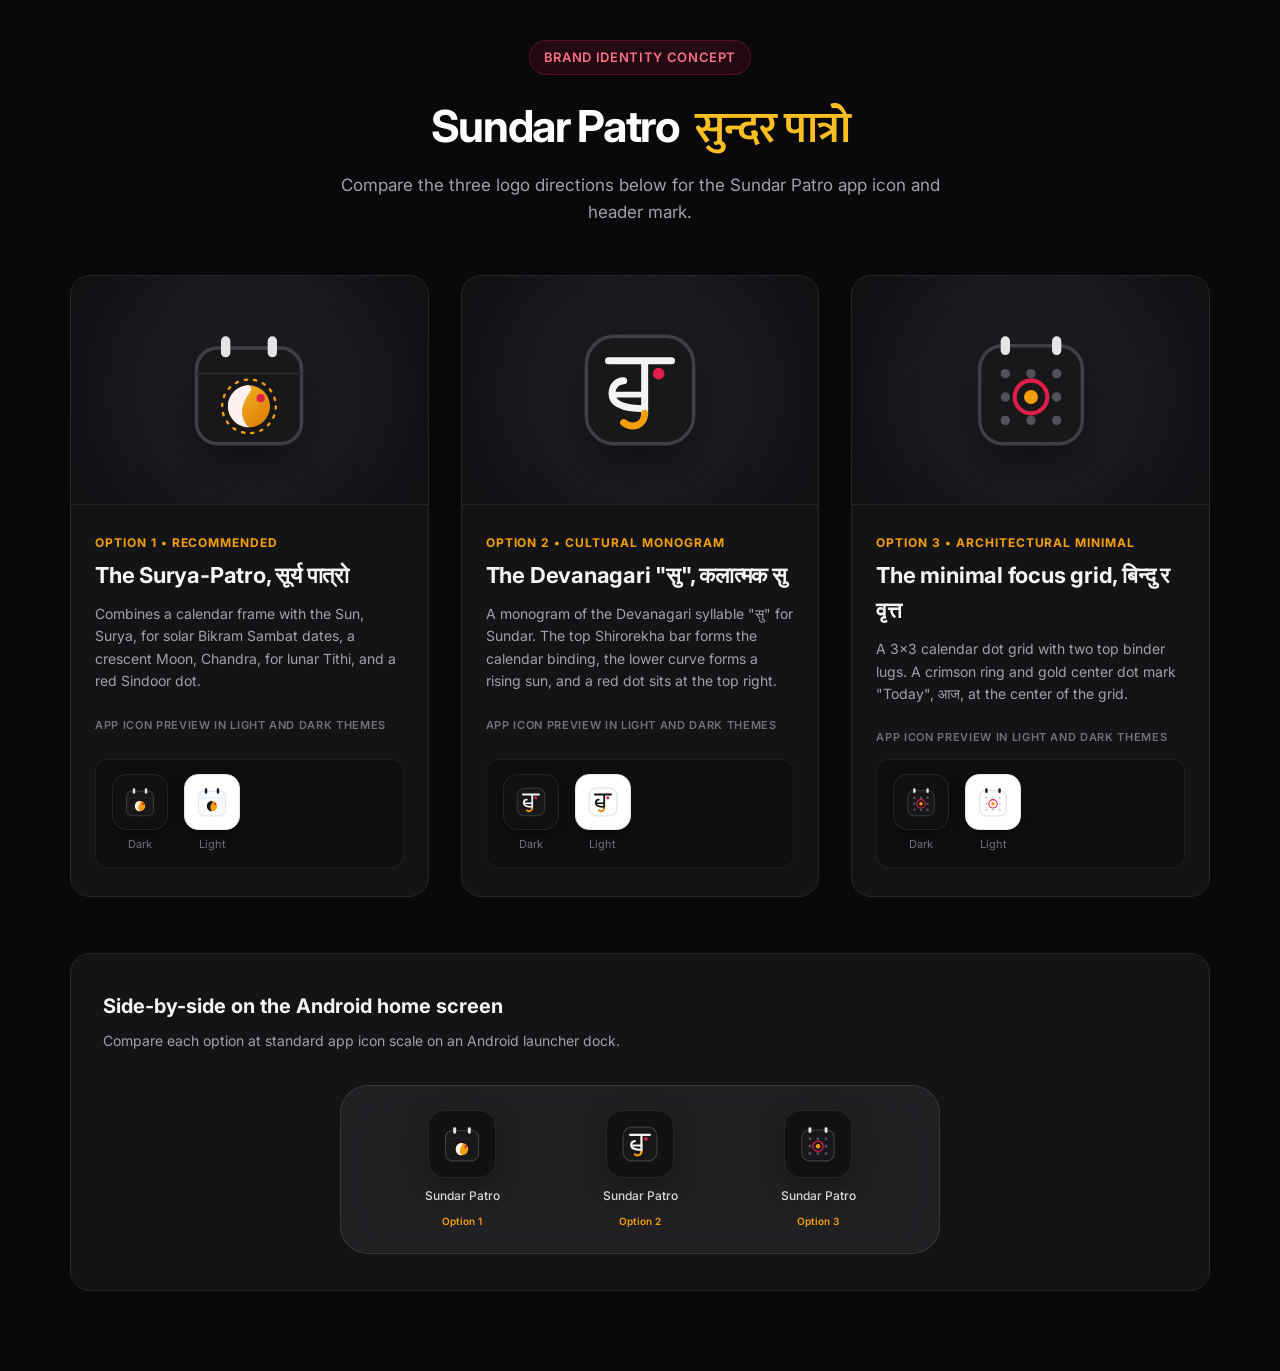
<file: brand-preview.html>
<!DOCTYPE html>
<html lang="en">
<head>
  <meta charset="UTF-8">
  <meta name="viewport" content="width=device-width, initial-scale=1.0">
  <title>Sundar Patro, brand and logo directions</title>
  <link rel="preconnect" href="https://fonts.googleapis.com">
  <link rel="preconnect" href="https://fonts.gstatic.com" crossorigin>
  <link href="https://fonts.googleapis.com/css2?family=Inter:wght@400;500;600;700&family=Mukta:wght@500;600;700&display=swap" rel="stylesheet">
  <style>
    :root {
      --bg: #09090b;
      --card-bg: #141417;
      --card-border: #27272a;
      --text: #f4f4f5;
      --muted: #a1a1aa;
      --crimson: #e11d48;
      --gold: #f59e0b;
      --ink: #18181b;
    }

    * { box-sizing: border-box; margin: 0; padding: 0; }
    body {
      font-family: 'Inter', sans-serif;
      background: var(--bg);
      color: var(--text);
      line-height: 1.6;
      padding: 40px 20px 80px;
    }

    .container {
      max-width: 1140px;
      margin: 0 auto;
    }

    header {
      text-align: center;
      margin-bottom: 48px;
    }

    .badge {
      display: inline-block;
      padding: 6px 14px;
      background: rgba(225, 29, 72, 0.12);
      border: 1px solid rgba(225, 29, 72, 0.3);
      color: #fb7185;
      border-radius: 999px;
      font-size: 13px;
      font-weight: 600;
      letter-spacing: 0.05em;
      text-transform: uppercase;
      margin-bottom: 16px;
    }

    h1 {
      font-size: clamp(32px, 5vw, 44px);
      font-weight: 700;
      letter-spacing: -0.03em;
      margin-bottom: 8px;
      color: #ffffff;
    }

    h1 span.dev {
      font-family: 'Mukta', sans-serif;
      font-weight: 600;
      color: #fbbf24;
      margin-left: 8px;
    }

    p.subtitle {
      font-size: 17px;
      color: var(--muted);
      max-width: 600px;
      margin: 0 auto;
    }

    /* Grid */
    .grid {
      display: grid;
      grid-template-columns: repeat(auto-fit, minmax(320px, 1fr));
      gap: 32px;
      margin-bottom: 56px;
    }

    .card {
      background: var(--card-bg);
      border: 1px solid var(--card-border);
      border-radius: 20px;
      overflow: hidden;
      display: flex;
      flex-direction: column;
      transition: transform 0.2s ease, border-color 0.2s ease;
    }

    .card:hover {
      border-color: #3f3f46;
      transform: translateY(-2px);
    }

    .card-hero {
      background: radial-gradient(circle at 50% 50%, #222228 0%, #111114 100%);
      padding: 44px 20px;
      display: flex;
      flex-direction: column;
      align-items: center;
      justify-content: center;
      border-bottom: 1px solid var(--card-border);
      position: relative;
    }

    .hero-svg {
      width: 140px;
      height: 140px;
      filter: drop-shadow(0 12px 28px rgba(0,0,0,0.5));
    }

    .card-body {
      padding: 28px 24px;
      flex: 1;
      display: flex;
      flex-direction: column;
    }

    .option-tag {
      font-size: 12px;
      font-weight: 700;
      letter-spacing: 0.08em;
      text-transform: uppercase;
      color: var(--gold);
      margin-bottom: 6px;
    }

    .option-title {
      font-size: 22px;
      font-weight: 700;
      margin-bottom: 10px;
      letter-spacing: -0.01em;
    }

    .option-desc {
      font-size: 14px;
      color: var(--muted);
      margin-bottom: 24px;
      line-height: 1.6;
    }

    /* Icon in context */
    .context-label {
      font-size: 11px;
      font-weight: 600;
      text-transform: uppercase;
      letter-spacing: 0.06em;
      color: #71717a;
      margin-bottom: 12px;
    }

    .context-row {
      display: flex;
      align-items: center;
      gap: 16px;
      background: rgba(0,0,0,0.25);
      border: 1px solid #1f1f23;
      border-radius: 12px;
      padding: 14px 16px;
      margin-top: auto;
    }

    .icon-preview {
      display: flex;
      flex-direction: column;
      align-items: center;
      gap: 6px;
    }

    .squircle {
      width: 56px;
      height: 56px;
      border-radius: 14px;
      display: flex;
      align-items: center;
      justify-content: center;
      box-shadow: 0 4px 12px rgba(0,0,0,0.4);
    }

    .squircle.dark {
      background: #111111;
      border: 1px solid #27272a;
    }

    .squircle.light {
      background: #ffffff;
      border: 1px solid #e4e4e7;
    }

    .squircle svg {
      width: 36px;
      height: 36px;
    }

    .icon-name {
      font-size: 11px;
      color: #71717a;
    }

    /* Section 2: Side by Side Real Scale Mockup */
    .comparison-section {
      background: var(--card-bg);
      border: 1px solid var(--card-border);
      border-radius: 20px;
      padding: 36px 32px;
    }

    .section-title {
      font-size: 20px;
      font-weight: 700;
      margin-bottom: 8px;
    }

    .section-desc {
      font-size: 14px;
      color: var(--muted);
      margin-bottom: 32px;
    }

    .homescreen-dock {
      background: rgba(255, 255, 255, 0.06);
      backdrop-filter: blur(20px);
      border: 1px solid rgba(255, 255, 255, 0.1);
      border-radius: 28px;
      padding: 24px 32px;
      display: flex;
      justify-content: space-around;
      align-items: center;
      max-width: 600px;
      margin: 0 auto;
    }

    .dock-app {
      display: flex;
      flex-direction: column;
      align-items: center;
      gap: 8px;
      text-align: center;
    }

    .dock-app .app-icon {
      width: 68px;
      height: 68px;
      border-radius: 17px;
      display: flex;
      align-items: center;
      justify-content: center;
      box-shadow: 0 8px 24px rgba(0,0,0,0.35);
      position: relative;
    }

    .dock-app span.label {
      font-size: 12px;
      font-weight: 500;
      color: #e4e4e7;
    }

    .dock-app span.opt-tag {
      font-size: 10px;
      color: var(--gold);
      font-weight: 600;
    }
  </style>
</head>
<body>

  <div class="container">
    <header>
      <div class="badge">Brand identity concept</div>
      <h1>Sundar Patro <span class="dev">सुन्दर पात्रो</span></h1>
      <p class="subtitle">Compare the three logo directions below for the Sundar Patro app icon and header mark.</p>
    </header>

    <!-- 3 LOGO OPTIONS -->
    <div class="grid">

      <!-- OPTION 1 -->
      <div class="card">
        <div class="card-hero">
          <!-- Option 1 Hero SVG -->
          <svg class="hero-svg" viewBox="0 0 120 120" fill="none" xmlns="http://www.w3.org/2000/svg">
            <!-- Calendar Card Frame -->
            <rect x="15" y="24" width="90" height="82" rx="18" fill="#18181B" stroke="#3F3F46" stroke-width="3"/>
            <!-- Top Binder Lugs -->
            <rect x="36" y="14" width="8" height="18" rx="4" fill="#E4E4E7"/>
            <rect x="76" y="14" width="8" height="18" rx="4" fill="#E4E4E7"/>
            <!-- Calendar Header Bar -->
            <line x1="15" y1="46" x2="105" y2="46" stroke="#27272A" stroke-width="2"/>
            <!-- Radiant Sun Body (Surya) -->
            <circle cx="60" cy="74" r="18" fill="url(#gradSun)"/>
            <!-- Sun Rays Minimal Accents -->
            <circle cx="60" cy="74" r="23" stroke="#F59E0B" stroke-width="2" stroke-dasharray="2 6" stroke-linecap="round"/>
            <!-- Crescent Moon (Chandra / Tithi) overlay -->
            <path d="M60 56C50.0589 56 42 64.0589 42 74C42 83.9411 50.0589 92 60 92C54.5 87 52 79 56 70C59 63 65 59 60 56Z" fill="#FFF1F2"/>
            <circle cx="70" cy="67" r="3.5" fill="#E11D48"/>
            <defs>
              <linearGradient id="gradSun" x1="42" y1="56" x2="78" y2="92" gradientUnits="userSpaceOnUse">
                <stop offset="0" stop-color="#FBBF24"/>
                <stop offset="1" stop-color="#D97706"/>
              </linearGradient>
            </defs>
          </svg>
        </div>

        <div class="card-body">
          <div class="option-tag">Option 1 • Recommended</div>
          <h2 class="option-title">The Surya-Patro, सूर्य पात्रो</h2>
          <p class="option-desc">
            Combines a calendar frame with the Sun, Surya, for solar Bikram Sambat dates, a crescent Moon, Chandra, for lunar Tithi, and a red Sindoor dot.
          </p>

          <div class="context-label">App icon preview in light and dark themes</div>
          <div class="context-row">
            <div class="icon-preview">
              <div class="squircle dark">
                <svg viewBox="0 0 120 120" fill="none">
                  <rect x="15" y="24" width="90" height="82" rx="18" fill="#18181B" stroke="#3F3F46" stroke-width="3"/>
                  <rect x="36" y="14" width="8" height="18" rx="4" fill="#E4E4E7"/>
                  <rect x="76" y="14" width="8" height="18" rx="4" fill="#E4E4E7"/>
                  <line x1="15" y1="46" x2="105" y2="46" stroke="#27272A" stroke-width="2"/>
                  <circle cx="60" cy="74" r="17" fill="#F59E0B"/>
                  <path d="M60 57C50.5 57 43 64.5 43 74C43 83.5 50.5 91 60 91C54.8 86 52.5 78.5 56.5 70C59.5 63.5 65 59.8 60 57Z" fill="#FFF1F2"/>
                  <circle cx="70" cy="67" r="3.5" fill="#E11D48"/>
                </svg>
              </div>
              <span class="icon-name">Dark</span>
            </div>

            <div class="icon-preview">
              <div class="squircle light">
                <svg viewBox="0 0 120 120" fill="none">
                  <rect x="15" y="24" width="90" height="82" rx="18" fill="#F8FAFC" stroke="#E2E8F0" stroke-width="4"/>
                  <rect x="36" y="14" width="8" height="18" rx="4" fill="#0F172A"/>
                  <rect x="76" y="14" width="8" height="18" rx="4" fill="#0F172A"/>
                  <line x1="15" y1="46" x2="105" y2="46" stroke="#E2E8F0" stroke-width="3"/>
                  <circle cx="60" cy="74" r="17" fill="#F59E0B"/>
                  <path d="M60 57C50.5 57 43 64.5 43 74C43 83.5 50.5 91 60 91C54.8 86 52.5 78.5 56.5 70C59.5 63.5 65 59.8 60 57Z" fill="#0F172A"/>
                  <circle cx="70" cy="67" r="3.5" fill="#E11D48"/>
                </svg>
              </div>
              <span class="icon-name">Light</span>
            </div>
          </div>
        </div>
      </div>

      <!-- OPTION 2 -->
      <div class="card">
        <div class="card-hero">
          <!-- Option 2 Hero SVG -->
          <svg class="hero-svg" viewBox="0 0 120 120" fill="none" xmlns="http://www.w3.org/2000/svg">
            <!-- Background Pill -->
            <rect x="14" y="14" width="92" height="92" rx="24" fill="#18181B" stroke="#3F3F46" stroke-width="3"/>
            <!-- Top Shirorekha (Calendar Binding Line) -->
            <rect x="30" y="32" width="60" height="6" rx="3" fill="#F4F4F5"/>
            <!-- Devanagari 'Su' (सु) Stem & Curves -->
            <path d="M64 36V80" stroke="#F4F4F5" stroke-width="6" stroke-linecap="round"/>
            <!-- The 'Sa' loop forming a rising sun -->
            <path d="M46 52C40 52 36 57 36 63C36 71 44 76 64 76" stroke="#F4F4F5" stroke-width="6" stroke-linecap="round"/>
            <path d="M40 64H64" stroke="#F4F4F5" stroke-width="5" stroke-linecap="round"/>
            <!-- The 'U-kar' curve (ु) swept like a golden crescent -->
            <path d="M64 80C64 90 54 94 46 88" stroke="#F59E0B" stroke-width="6" stroke-linecap="round"/>
            <!-- Auspicious Bindi/Tika dot -->
            <circle cx="76" cy="46" r="5" fill="#E11D48"/>
          </svg>
        </div>

        <div class="card-body">
          <div class="option-tag">Option 2 • Cultural monogram</div>
          <h2 class="option-title">The Devanagari "सु", कलात्मक सु</h2>
          <p class="option-desc">
            A monogram of the Devanagari syllable "सु" for Sundar. The top Shirorekha bar forms the calendar binding, the lower curve forms a rising sun, and a red dot sits at the top right.
          </p>

          <div class="context-label">App icon preview in light and dark themes</div>
          <div class="context-row">
            <div class="icon-preview">
              <div class="squircle dark">
                <svg viewBox="0 0 120 120" fill="none">
                  <rect x="14" y="14" width="92" height="92" rx="24" fill="#18181B" stroke="#3F3F46" stroke-width="3"/>
                  <rect x="30" y="32" width="60" height="6" rx="3" fill="#F4F4F5"/>
                  <path d="M64 36V80" stroke="#F4F4F5" stroke-width="6" stroke-linecap="round"/>
                  <path d="M46 52C40 52 36 57 36 63C36 71 44 76 64 76" stroke="#F4F4F5" stroke-width="6" stroke-linecap="round"/>
                  <path d="M40 64H64" stroke="#F4F4F5" stroke-width="5" stroke-linecap="round"/>
                  <path d="M64 80C64 90 54 94 46 88" stroke="#F59E0B" stroke-width="6" stroke-linecap="round"/>
                  <circle cx="76" cy="46" r="5" fill="#E11D48"/>
                </svg>
              </div>
              <span class="icon-name">Dark</span>
            </div>

            <div class="icon-preview">
              <div class="squircle light">
                <svg viewBox="0 0 120 120" fill="none">
                  <rect x="14" y="14" width="92" height="92" rx="24" fill="#FFFFFF" stroke="#E4E4E7" stroke-width="4"/>
                  <rect x="30" y="32" width="60" height="6" rx="3" fill="#111111"/>
                  <path d="M64 36V80" stroke="#111111" stroke-width="6" stroke-linecap="round"/>
                  <path d="M46 52C40 52 36 57 36 63C36 71 44 76 64 76" stroke="#111111" stroke-width="6" stroke-linecap="round"/>
                  <path d="M40 64H64" stroke="#111111" stroke-width="5" stroke-linecap="round"/>
                  <path d="M64 80C64 90 54 94 46 88" stroke="#D97706" stroke-width="6" stroke-linecap="round"/>
                  <circle cx="76" cy="46" r="5" fill="#E11D48"/>
                </svg>
              </div>
              <span class="icon-name">Light</span>
            </div>
          </div>
        </div>
      </div>

      <!-- OPTION 3 -->
      <div class="card">
        <div class="card-hero">
          <!-- Option 3 Hero SVG -->
          <svg class="hero-svg" viewBox="0 0 120 120" fill="none" xmlns="http://www.w3.org/2000/svg">
            <!-- Calendar Card -->
            <rect x="16" y="22" width="88" height="84" rx="20" fill="#18181B" stroke="#3F3F46" stroke-width="3"/>
            <!-- Binder Tabs -->
            <rect x="34" y="14" width="8" height="16" rx="4" fill="#E4E4E7"/>
            <rect x="78" y="14" width="8" height="16" rx="4" fill="#E4E4E7"/>
            <!-- 3x3 Architectural Grid of Dots -->
            <!-- Row 1 -->
            <circle cx="38" cy="46" r="4" fill="#52525B"/>
            <circle cx="60" cy="46" r="4" fill="#52525B"/>
            <circle cx="82" cy="46" r="4" fill="#52525B"/>
            <!-- Row 2 -->
            <circle cx="38" cy="66" r="4" fill="#52525B"/>
            <!-- Center Today Node: Concentric Focus Ring -->
            <circle cx="60" cy="66" r="14" stroke="#E11D48" stroke-width="3.5"/>
            <circle cx="60" cy="66" r="6" fill="#F59E0B"/>
            <circle cx="82" cy="66" r="4" fill="#52525B"/>
            <!-- Row 3 -->
            <circle cx="38" cy="86" r="4" fill="#52525B"/>
            <circle cx="60" cy="86" r="4" fill="#52525B"/>
            <circle cx="82" cy="86" r="4" fill="#52525B"/>
          </svg>
        </div>

        <div class="card-body">
          <div class="option-tag">Option 3 • Architectural minimal</div>
          <h2 class="option-title">The minimal focus grid, बिन्दु र वृत्त</h2>
          <p class="option-desc">
            A 3×3 calendar dot grid with two top binder lugs. A crimson ring and gold center dot mark "Today", आज, at the center of the grid.
          </p>

          <div class="context-label">App icon preview in light and dark themes</div>
          <div class="context-row">
            <div class="icon-preview">
              <div class="squircle dark">
                <svg viewBox="0 0 120 120" fill="none">
                  <rect x="16" y="22" width="88" height="84" rx="20" fill="#18181B" stroke="#3F3F46" stroke-width="3"/>
                  <rect x="34" y="14" width="8" height="16" rx="4" fill="#E4E4E7"/>
                  <rect x="78" y="14" width="8" height="16" rx="4" fill="#E4E4E7"/>
                  <circle cx="38" cy="46" r="4" fill="#52525B"/>
                  <circle cx="60" cy="46" r="4" fill="#52525B"/>
                  <circle cx="82" cy="46" r="4" fill="#52525B"/>
                  <circle cx="38" cy="66" r="4" fill="#52525B"/>
                  <circle cx="60" cy="66" r="14" stroke="#E11D48" stroke-width="3.5"/>
                  <circle cx="60" cy="66" r="6" fill="#F59E0B"/>
                  <circle cx="82" cy="66" r="4" fill="#52525B"/>
                  <circle cx="38" cy="86" r="4" fill="#52525B"/>
                  <circle cx="60" cy="86" r="4" fill="#52525B"/>
                  <circle cx="82" cy="86" r="4" fill="#52525B"/>
                </svg>
              </div>
              <span class="icon-name">Dark</span>
            </div>

            <div class="icon-preview">
              <div class="squircle light">
                <svg viewBox="0 0 120 120" fill="none">
                  <rect x="16" y="22" width="88" height="84" rx="20" fill="#FFFFFF" stroke="#E4E4E7" stroke-width="4"/>
                  <rect x="34" y="14" width="8" height="16" rx="4" fill="#18181B"/>
                  <rect x="78" y="14" width="8" height="16" rx="4" fill="#18181B"/>
                  <circle cx="38" cy="46" r="4" fill="#CBD5E1"/>
                  <circle cx="60" cy="46" r="4" fill="#CBD5E1"/>
                  <circle cx="82" cy="46" r="4" fill="#CBD5E1"/>
                  <circle cx="38" cy="66" r="4" fill="#CBD5E1"/>
                  <circle cx="60" cy="66" r="14" stroke="#E11D48" stroke-width="3.5"/>
                  <circle cx="60" cy="66" r="6" fill="#F59E0B"/>
                  <circle cx="82" cy="66" r="4" fill="#CBD5E1"/>
                  <circle cx="38" cy="86" r="4" fill="#CBD5E1"/>
                  <circle cx="60" cy="86" r="4" fill="#CBD5E1"/>
                  <circle cx="82" cy="86" r="4" fill="#CBD5E1"/>
                </svg>
              </div>
              <span class="icon-name">Light</span>
            </div>
          </div>
        </div>
      </div>

    </div>

    <!-- SIDE BY SIDE LAUNCHER DOCK MOCKUP -->
    <div class="comparison-section">
      <h3 class="section-title">Side-by-side on the Android home screen</h3>
      <p class="section-desc">Compare each option at standard app icon scale on an Android launcher dock.</p>

      <div class="homescreen-dock">
        <!-- App 1 -->
        <div class="dock-app">
          <div class="app-icon" style="background: #111111; border: 1px solid #27272a;">
            <svg width="44" height="44" viewBox="0 0 120 120" fill="none">
              <rect x="15" y="24" width="90" height="82" rx="18" fill="#18181B" stroke="#3F3F46" stroke-width="3"/>
              <rect x="36" y="14" width="8" height="18" rx="4" fill="#E4E4E7"/>
              <rect x="76" y="14" width="8" height="18" rx="4" fill="#E4E4E7"/>
              <line x1="15" y1="46" x2="105" y2="46" stroke="#27272A" stroke-width="2"/>
              <circle cx="60" cy="74" r="17" fill="#F59E0B"/>
              <path d="M60 57C50.5 57 43 64.5 43 74C43 83.5 50.5 91 60 91C54.8 86 52.5 78.5 56.5 70C59.5 63.5 65 59.8 60 57Z" fill="#FFF1F2"/>
              <circle cx="70" cy="67" r="3.5" fill="#E11D48"/>
            </svg>
          </div>
          <span class="label">Sundar Patro</span>
          <span class="opt-tag">Option 1</span>
        </div>

        <!-- App 2 -->
        <div class="dock-app">
          <div class="app-icon" style="background: #111111; border: 1px solid #27272a;">
            <svg width="44" height="44" viewBox="0 0 120 120" fill="none">
              <rect x="14" y="14" width="92" height="92" rx="24" fill="#18181B" stroke="#3F3F46" stroke-width="3"/>
              <rect x="30" y="32" width="60" height="6" rx="3" fill="#F4F4F5"/>
              <path d="M64 36V80" stroke="#F4F4F5" stroke-width="6" stroke-linecap="round"/>
              <path d="M46 52C40 52 36 57 36 63C36 71 44 76 64 76" stroke="#F4F4F5" stroke-width="6" stroke-linecap="round"/>
              <path d="M40 64H64" stroke="#F4F4F5" stroke-width="5" stroke-linecap="round"/>
              <path d="M64 80C64 90 54 94 46 88" stroke="#F59E0B" stroke-width="6" stroke-linecap="round"/>
              <circle cx="76" cy="46" r="5" fill="#E11D48"/>
            </svg>
          </div>
          <span class="label">Sundar Patro</span>
          <span class="opt-tag">Option 2</span>
        </div>

        <!-- App 3 -->
        <div class="dock-app">
          <div class="app-icon" style="background: #111111; border: 1px solid #27272a;">
            <svg width="44" height="44" viewBox="0 0 120 120" fill="none">
              <rect x="16" y="22" width="88" height="84" rx="20" fill="#18181B" stroke="#3F3F46" stroke-width="3"/>
              <rect x="34" y="14" width="8" height="16" rx="4" fill="#E4E4E7"/>
              <rect x="78" y="14" width="8" height="16" rx="4" fill="#E4E4E7"/>
              <circle cx="38" cy="46" r="4" fill="#52525B"/>
              <circle cx="60" cy="46" r="4" fill="#52525B"/>
              <circle cx="82" cy="46" r="4" fill="#52525B"/>
              <circle cx="38" cy="66" r="4" fill="#52525B"/>
              <circle cx="60" cy="66" r="14" stroke="#E11D48" stroke-width="3.5"/>
              <circle cx="60" cy="66" r="6" fill="#F59E0B"/>
              <circle cx="82" cy="66" r="4" fill="#52525B"/>
              <circle cx="38" cy="86" r="4" fill="#52525B"/>
              <circle cx="60" cy="86" r="4" fill="#52525B"/>
              <circle cx="82" cy="86" r="4" fill="#52525B"/>
            </svg>
          </div>
          <span class="label">Sundar Patro</span>
          <span class="opt-tag">Option 3</span>
        </div>
      </div>
    </div>

  </div>

</body>
</html>
</file>
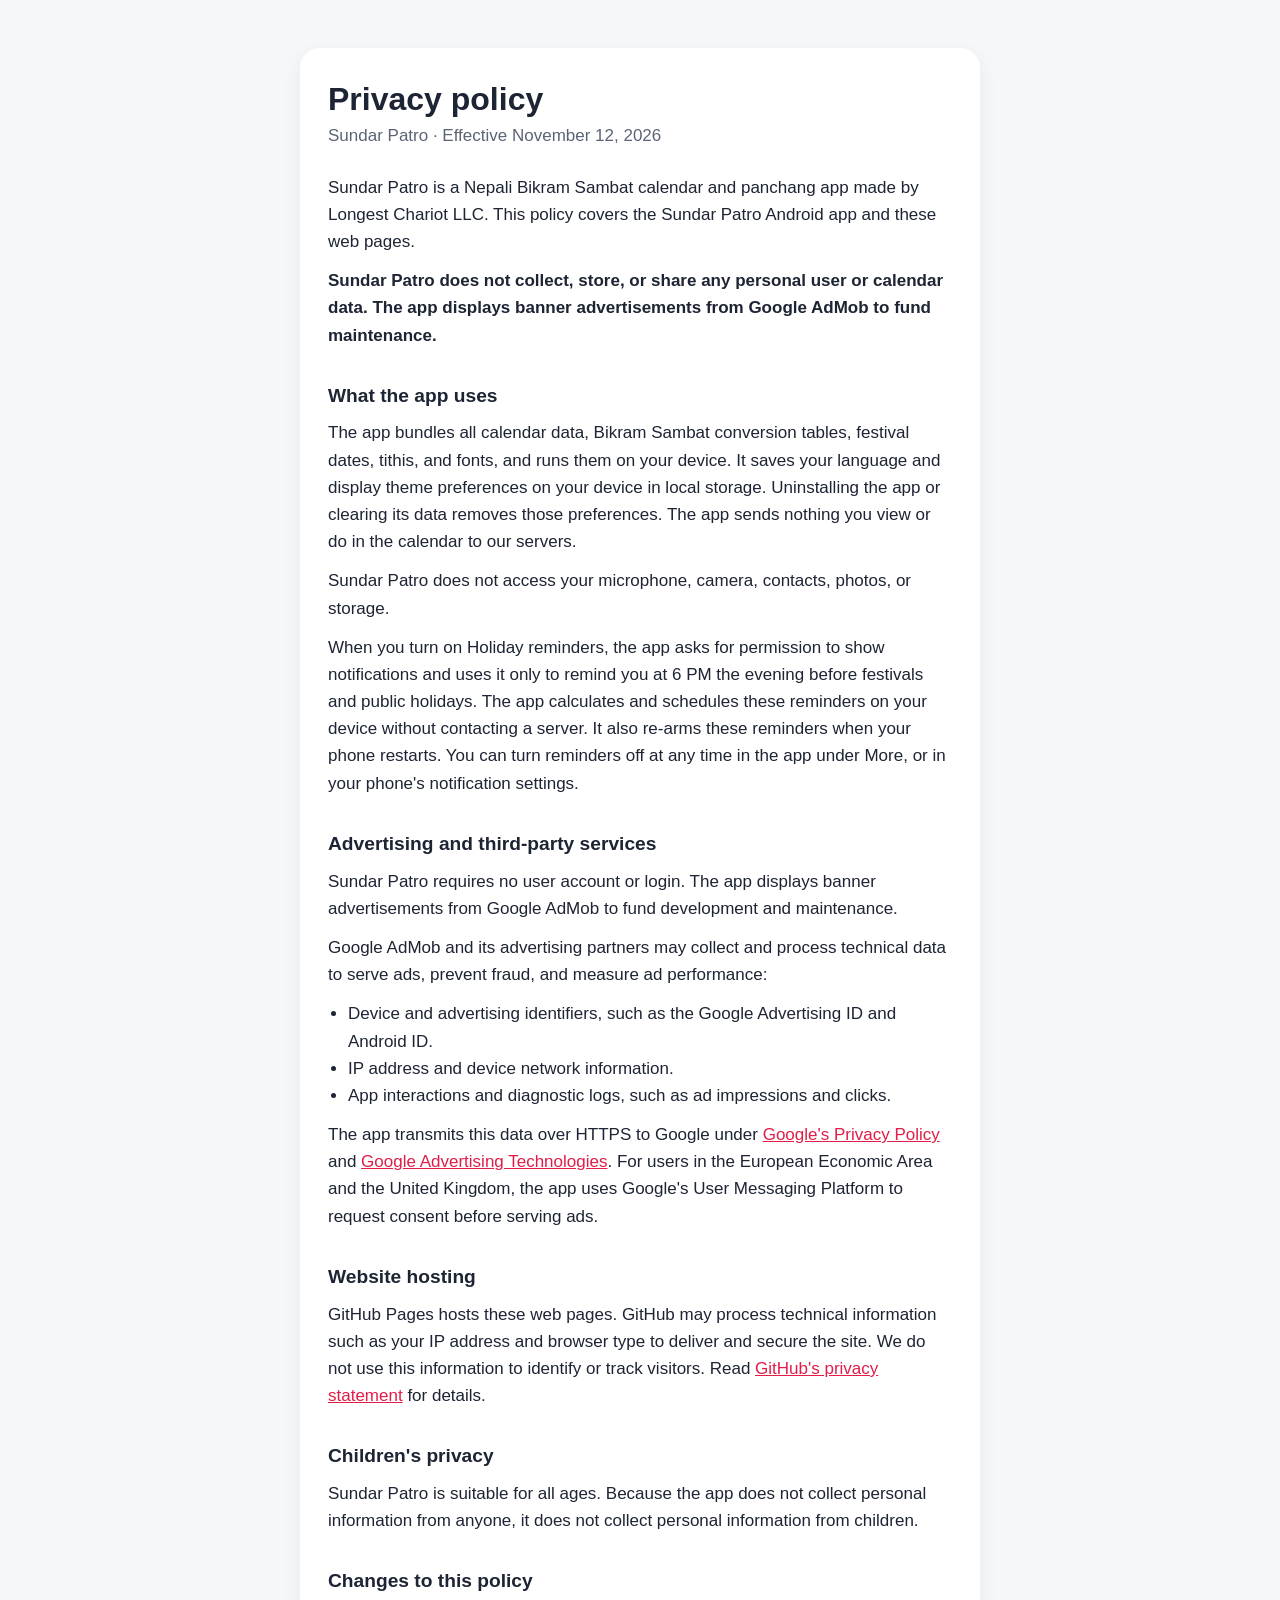
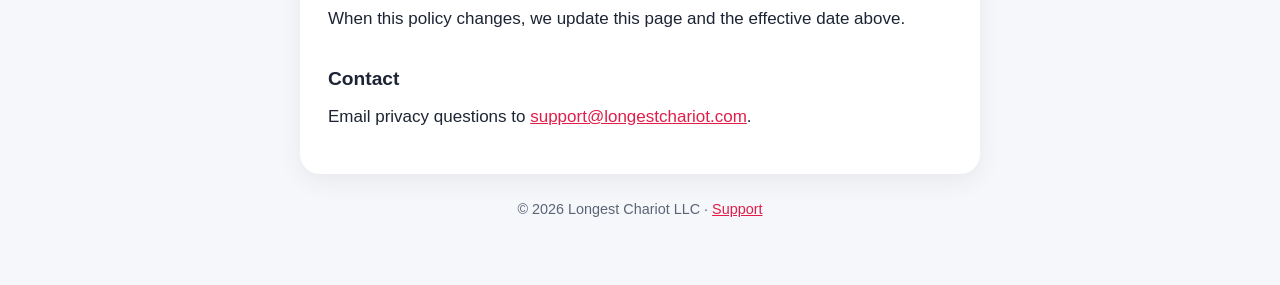
<file: privacy-policy.html>
<!doctype html>
<html lang="en">
  <head>
    <meta charset="UTF-8" />
    <meta name="viewport" content="width=device-width, initial-scale=1.0, viewport-fit=cover" />
    <meta name="theme-color" content="#121214" />
    <meta name="description" content="Privacy policy for Sundar Patro, a Nepali Bikram Sambat calendar app. Read how the app handles data on your device." />
    <title>Privacy policy · Sundar Patro</title>
    <style>
      :root {
        color-scheme: light dark;
        --bg: #f5f7fb;
        --card: #ffffff;
        --text: #1d2433;
        --muted: #5b6475;
        --accent: #e11d48;
      }
      @media (prefers-color-scheme: dark) {
        :root {
          --bg: #121214;
          --card: #1c1c20;
          --text: #e8ecf3;
          --muted: #a3acbb;
          --accent: #fb7185;
        }
      }
      * { box-sizing: border-box; }
      body {
        margin: 0;
        background: var(--bg);
        color: var(--text);
        font: 17px/1.6 -apple-system, BlinkMacSystemFont, "SF Pro Text", "Segoe UI", Roboto, sans-serif;
      }
      main {
        max-width: 720px;
        margin: 0 auto;
        padding: 48px 20px 64px;
      }
      article {
        background: var(--card);
        border-radius: 20px;
        padding: 32px 28px;
        box-shadow: 0 8px 24px rgba(0, 0, 0, 0.06);
      }
      h1 { font-size: 2rem; line-height: 1.2; margin: 0 0 4px; }
      h2 { font-size: 1.2rem; margin: 32px 0 8px; }
      p, ul { margin: 0 0 12px; }
      ul { padding-left: 1.25rem; }
      .meta { color: var(--muted); margin-bottom: 24px; }
      a { color: var(--accent); }
      footer { color: var(--muted); font-size: 0.9rem; text-align: center; margin-top: 24px; }
    </style>
  </head>
  <body>
    <main>
      <article>
        <h1>Privacy policy</h1>
        <p class="meta">Sundar Patro · Effective November 12, 2026</p>

        <p>
          Sundar Patro is a Nepali Bikram Sambat calendar and panchang app made by Longest Chariot LLC.
          This policy covers the Sundar Patro Android app and these web pages.
        </p>
        <p><strong>Sundar Patro does not collect, store, or share any personal user or calendar data. The app displays banner advertisements from Google AdMob to fund maintenance.</strong></p>

        <h2>What the app uses</h2>
        <p>
          The app bundles all calendar data, Bikram Sambat conversion tables, festival dates, tithis, and fonts, and runs them on your device. It saves your language and display theme preferences on your device in local storage. Uninstalling the app or clearing its data removes those preferences. The app sends nothing you view or do in the calendar to our servers.
        </p>
        <p>
          Sundar Patro does not access your microphone, camera, contacts, photos, or storage.
        </p>
        <p>
          When you turn on Holiday reminders, the app asks for permission to show notifications and uses it only to remind you at 6 PM the evening before festivals and public holidays. The app calculates and schedules these reminders on your device without contacting a server. It also re-arms these reminders when your phone restarts. You can turn reminders off at any time in the app under More, or in your phone's notification settings.
        </p>

        <h2>Advertising and third-party services</h2>
        <p>
          Sundar Patro requires no user account or login. The app displays banner advertisements from Google AdMob to fund development and maintenance.
        </p>
        <p>
          Google AdMob and its advertising partners may collect and process technical data to serve ads, prevent fraud, and measure ad performance:
        </p>
        <ul>
          <li>Device and advertising identifiers, such as the Google Advertising ID and Android ID.</li>
          <li>IP address and device network information.</li>
          <li>App interactions and diagnostic logs, such as ad impressions and clicks.</li>
        </ul>
        <p>
          The app transmits this data over HTTPS to Google under <a href="https://policies.google.com/privacy" target="_blank" rel="noopener">Google's Privacy Policy</a> and <a href="https://policies.google.com/technologies/ads" target="_blank" rel="noopener">Google Advertising Technologies</a>. For users in the European Economic Area and the United Kingdom, the app uses Google's User Messaging Platform to request consent before serving ads.
        </p>

        <h2>Website hosting</h2>
        <p>
          GitHub Pages hosts these web pages. GitHub may process technical information such as your IP address and browser type to deliver and secure the site. We do not use this information to identify or track visitors. Read
          <a href="https://docs.github.com/en/site-policy/privacy-policies/github-general-privacy-statement">GitHub's privacy statement</a> for details.
        </p>

        <h2>Children's privacy</h2>
        <p>
          Sundar Patro is suitable for all ages. Because the app does not collect personal information from anyone, it does not collect personal information from children.
        </p>

        <h2>Changes to this policy</h2>
        <p>
          When this policy changes, we update this page and the effective date above.
        </p>

        <h2>Contact</h2>
        <p>
          Email privacy questions to
          <a href="mailto:support@longestchariot.com">support@longestchariot.com</a>.
        </p>
      </article>
      <footer>© 2026 Longest Chariot LLC · <a href="docs/support/">Support</a></footer>
    </main>
  </body>
</html>
</file>
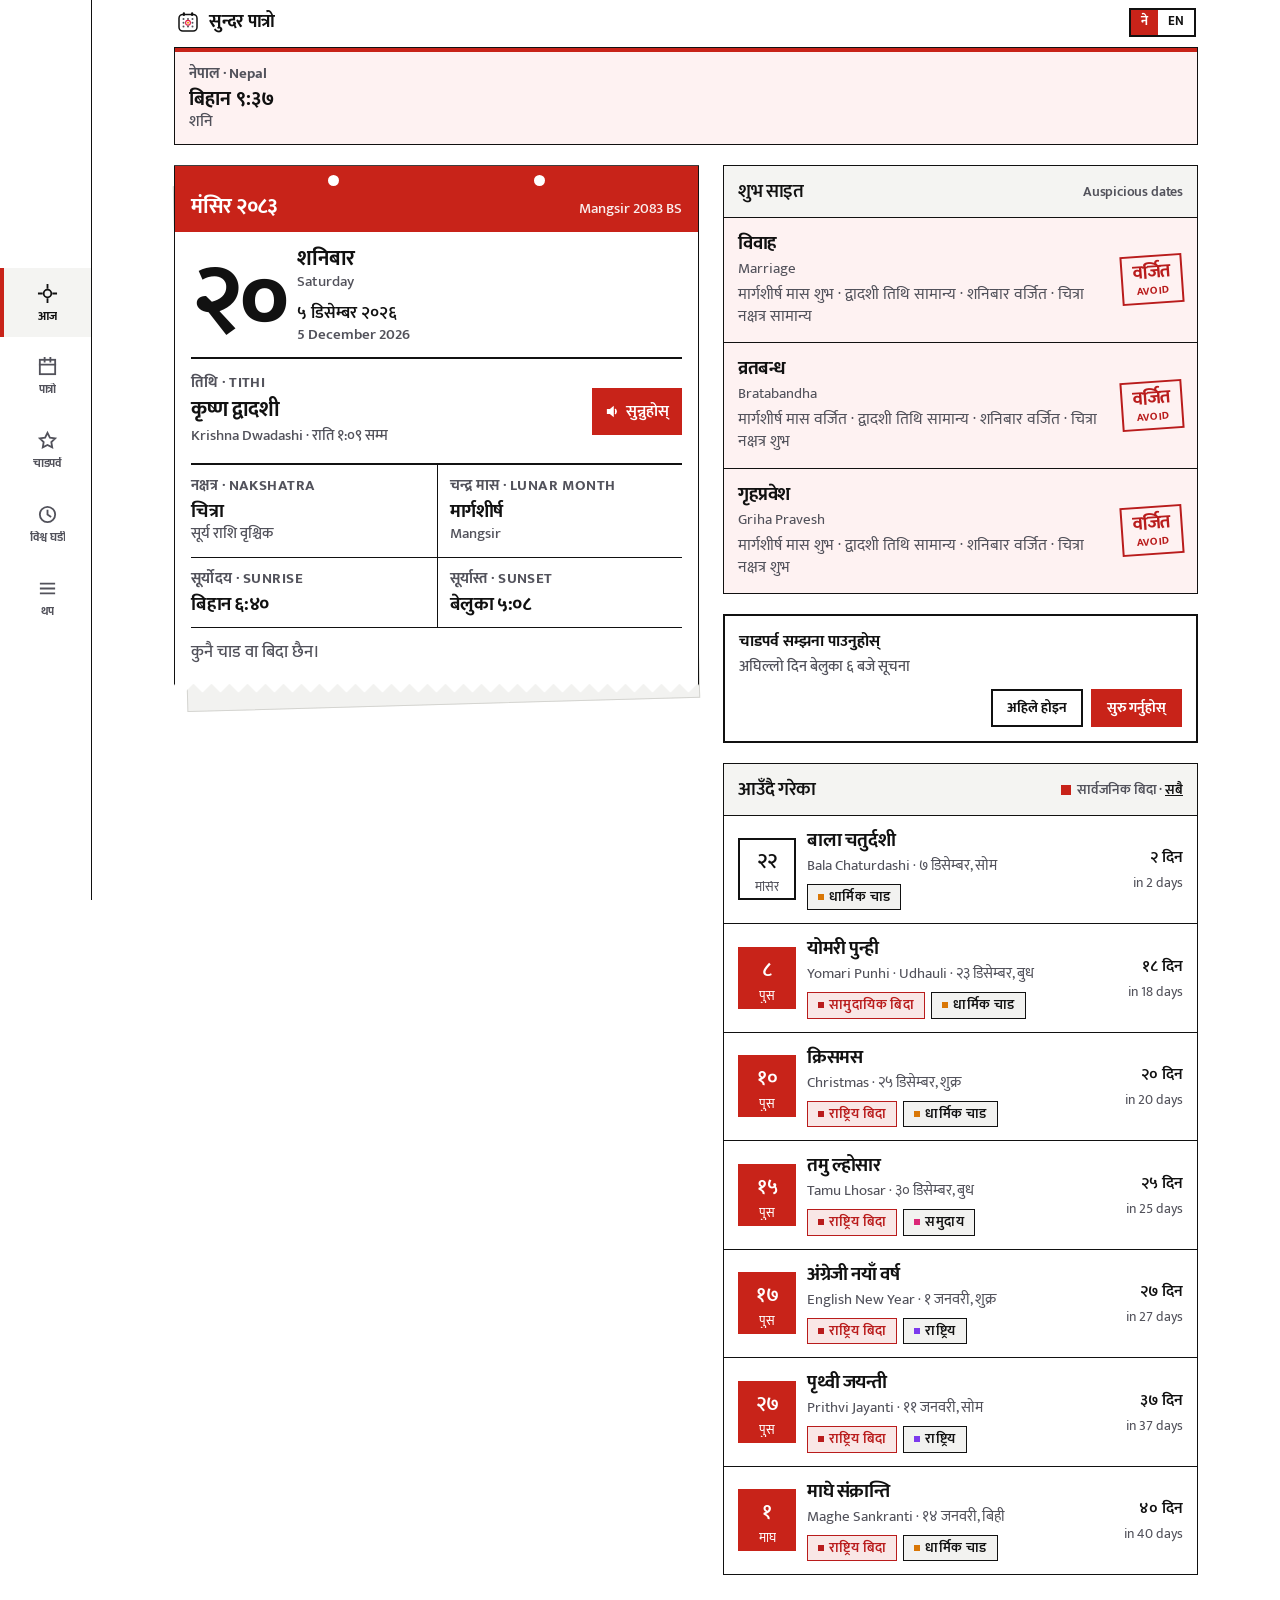
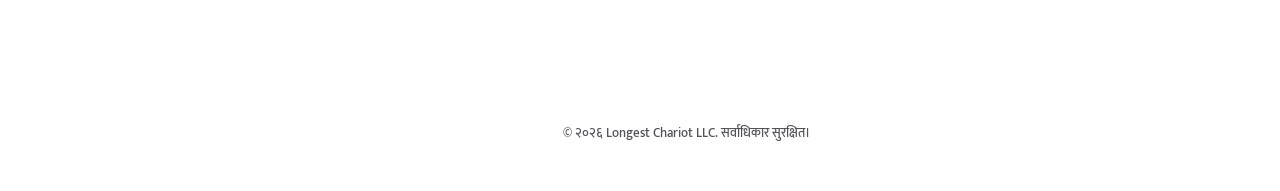
<file: Sundar Patro.html>
<!DOCTYPE html>
<html lang="ne">
<head>
<meta charset="utf-8">
<meta name="color-scheme" content="light">
<meta name="viewport" content="width=device-width, initial-scale=1, viewport-fit=cover">
<title>सुन्दर पात्रो</title>
<link rel="stylesheet" href="https://fonts.googleapis.com/css2?family=Mukta:wght@400;500;600;700&display=swap">
<style>
:root{
  --bg:#ffffff;--paper:#ffffff;--under:#f2f2f0;--ink:#111111;--mut:#52525b;
  --line:#111111;--line-soft:#d4d4d0;
  --bar-bg:#f4f4f2;--bar-fg:#111111;--bar-mut:#52525b;
  --btn-bg:#c82319;--btn-fg:#ffffff;
  --saait-good-bg:#f0fdf4;--saait-avoid-bg:#fef2f2;
  --tz0-bg:#fef2f2;--tz0-bd:#c82319;
  --tz1-bg:#eff6ff;--tz1-bd:#2563eb;
  --tz2-bg:#ecfdf5;--tz2-bd:#059669;
  --tz3-bg:#f5f3ff;--tz3-bd:#7c3aed;
  --tz4-bg:#fff7ed;--tz4-bd:#ea580c;
  --tz5-bg:#ecfeff;--tz5-bd:#0891b2;
  --red:#c82319;--on-red:#ffffff;--stamp-red:#b91c1c;--jade:#156b40;--plum:#7c2a6a;
  --orange:#d97706;--violet:#7c3aed;--emerald:#059669;--pink:#db2777;--holiday-fg:#b91c1c;--fest-cell-bg:#fff7ed;
  color-scheme:light;box-sizing:border-box;padding-top:env(safe-area-inset-top,0px);
}
:root[data-theme="dark"]{
  --bg:#111110;--paper:#1c1b19;--under:#2a2825;--ink:#f4f2ee;--mut:#b5afa6;
  --line:#45413b;--line-soft:#2e2c28;
  --bar-bg:#0a0a09;--bar-fg:#f4f2ee;--bar-mut:#b5afa6;
  --btn-bg:#f4f2ee;--btn-fg:#141210;
  --red:#c82319;--on-red:#ffffff;--stamp-red:#ff7b72;--jade:#4ade80;--plum:#e082cc;
  --orange:#fbbf24;--violet:#a78bfa;--emerald:#34d399;--pink:#f472b6;--holiday-fg:#ff7b72;--fest-cell-bg:#241b12;
  --saait-good-bg:#112218;--saait-avoid-bg:#251416;
  --tz0-bg:#2a1414;--tz0-bd:#f87171;
  --tz1-bg:#141e2e;--tz1-bd:#60a5fa;
  --tz2-bg:#11241d;--tz2-bd:#34d399;
  --tz3-bg:#1f192e;--tz3-bd:#a78bfa;
  --tz4-bg:#2a1c12;--tz4-bd:#fb923c;
  --tz5-bg:#122429;--tz5-bd:#22d3ee;
  color-scheme:dark;
}
*{box-sizing:border-box;margin:0;-webkit-tap-highlight-color:transparent}
[hidden]{display:none!important}
html{scroll-padding-top:env(safe-area-inset-top,0px);overflow-x:clip}
body{background:var(--bg);color:var(--ink);font:500 17px/1.5 "Mukta",-apple-system,BlinkMacSystemFont,"Segoe UI",Roboto,sans-serif;max-width:480px;margin:0 auto;padding:0 14px 100px;min-height:100vh;overflow-x:clip;-webkit-font-smoothing:antialiased}
button,select,input{font-family:"Mukta",-apple-system,BlinkMacSystemFont,"Segoe UI",Roboto,sans-serif;color:inherit}
button,.tab,.tb,.c,.ev,.r,.row{-webkit-user-select:none;user-select:none;-webkit-touch-callout:none}
.sr{position:absolute!important;width:1px;height:1px;padding:0;margin:-1px;overflow:hidden;clip:rect(0,0,0,0);white-space:nowrap;border:0}
.y{font-family:"Mukta",-apple-system,BlinkMacSystemFont,"Segoe UI",Roboto,sans-serif;font-weight:700;letter-spacing:-.02em}
small,.en{font-size:15px;color:var(--mut)}

/* Top header */
.top{display:flex;align-items:center;justify-content:space-between;gap:10px;padding:8px 2px 10px}
.top-brand{display:flex;align-items:center;gap:9px;min-width:0}
.brand-icon{width:24px;height:24px;display:block;flex:none;color:var(--ink)}
.top .y{font-size:18px;line-height:1.15;color:var(--ink)}
.top .en{color:var(--mut)}
.lang-group{display:inline-flex;border:2px solid var(--line);background:var(--paper);flex:none}
.lang{appearance:none;border:0;background:transparent;color:var(--ink);font:700 12.5px/1 Mukta,sans-serif;padding:6px 10px;cursor:pointer}
.lang[aria-pressed="true"]{background:var(--btn-bg);color:var(--btn-fg)}
.lang:focus-visible,.listen:focus-visible,.tab:focus-visible,.tb:focus-visible,.sw:focus-visible,.chips button:focus-visible,.navbtn:focus-visible,.back-btn:focus-visible,.c:focus-visible{outline:3px solid var(--red);outline-offset:2px}

/* World clocks strip on Today */
.clocks{display:grid;grid-template-columns:repeat(3,minmax(0,1fr));background:var(--paper);color:var(--ink);margin-bottom:20px;cursor:pointer;border:1.5px solid var(--line)}
.clocks.cols-1{grid-template-columns:minmax(0,1fr)}
.clocks.cols-2{grid-template-columns:repeat(2,minmax(0,1fr))}
.clocks div{padding:10px 8px;border-left:1px solid var(--line);border-top:4px solid var(--tz0-bd);background:var(--tz0-bg);min-width:0;overflow:hidden}
.clocks div:first-child{border-left:0}
.clocks div.tz-0{background:var(--tz0-bg);border-top-color:var(--tz0-bd)}
.clocks div.tz-1{background:var(--tz1-bg);border-top-color:var(--tz1-bd)}
.clocks div.tz-2{background:var(--tz2-bg);border-top-color:var(--tz2-bd)}
.clocks small{display:block;color:var(--mut);font-size:14.5px;font-weight:700;white-space:nowrap;overflow:hidden;text-overflow:ellipsis}
.clocks b{display:block;font:700 20px/1.2 "Mukta",-apple-system,BlinkMacSystemFont,"Segoe UI",Roboto,sans-serif;color:var(--ink);font-variant-numeric:tabular-nums;white-space:nowrap;overflow:hidden;text-overflow:ellipsis;margin-top:2px}
.clocks .cd{display:block;font-size:15.5px;font-weight:500;color:var(--mut);line-height:1.25;margin-top:1px;white-space:nowrap;overflow:hidden;text-overflow:ellipsis}

/* Tear-off calendar sheet */
.sheet{position:relative;margin-bottom:26px}
.under{position:absolute;inset:14px 6px -12px;background:var(--under);border:1px solid var(--line-soft);transform:rotate(-1.6deg)}
.page{position:relative;background:var(--paper);border:1.5px solid var(--line);border-bottom:0;padding-bottom:28px;-webkit-mask:conic-gradient(from -45deg at bottom,#0000,#000 1deg 89deg,#0000 90deg) 50%/18px 100%;mask:conic-gradient(from -45deg at bottom,#0000,#000 1deg 89deg,#0000 90deg) 50%/18px 100%}
.band{position:relative;background:var(--red);color:var(--on-red);padding:28px 16px 12px;display:flex;justify-content:space-between;align-items:baseline;gap:6px 12px;flex-wrap:wrap}
.band .y{font-size:21px;line-height:1.2;color:var(--on-red)}
.band .en{color:var(--on-red);opacity:.92;text-align:right}
.holes{position:absolute;top:9px;left:0;right:0;display:flex;justify-content:space-around;padding:0 56px;pointer-events:none}
.holes i{width:11px;height:11px;border-radius:50%;background:var(--bg)}
.date{display:flex;align-items:flex-end;gap:12px;padding:14px 16px 12px;min-width:0}
.big{font:700 clamp(72px,21vw,96px)/.92 "Mukta",-apple-system,BlinkMacSystemFont,"Segoe UI",Roboto,sans-serif;letter-spacing:-.05em;font-variant-numeric:tabular-nums;color:var(--ink);flex:none}
.wk{min-width:0;flex:1;overflow-wrap:break-word}
.wk .y{font-size:21px;line-height:1.2;color:var(--ink)}
.wk small{display:block;color:var(--mut)}
.wk .g{margin-top:8px;font:600 16.5px/1.38 "Mukta",-apple-system,BlinkMacSystemFont,"Segoe UI",Roboto,sans-serif;color:var(--ink);overflow-wrap:break-word}
.tith{display:flex;justify-content:space-between;align-items:center;gap:10px;margin:0 16px;padding:14px 0;border-top:2px solid var(--line)}
.tith>div{min-width:0;flex:1;overflow-wrap:break-word}
.k-lbl{display:block;font-size:14.5px;font-weight:700;text-transform:uppercase;letter-spacing:.03em;color:var(--mut);margin-bottom:2px}
.tith .y{font-size:21px;line-height:1.25;color:var(--ink)}
.listen{display:flex;align-items:center;gap:6px;background:var(--btn-bg);color:var(--btn-fg);border:0;padding:10px 13px;font:600 16px "Mukta",-apple-system,BlinkMacSystemFont,"Segoe UI",Roboto,sans-serif;cursor:pointer;flex:none;white-space:nowrap}
.listen.playing{background:var(--red);color:var(--on-red)}
.listen svg{width:15px;height:15px;fill:currentColor}
.cells{display:grid;grid-template-columns:minmax(0,1fr) minmax(0,1fr);margin:0 16px;border-top:2px solid var(--line)}
.cells div{padding:11px 8px 11px 0;border-bottom:1px solid var(--line);min-width:0;overflow-wrap:break-word}
.cells div:nth-child(even){padding-left:12px;padding-right:0;border-left:1px solid var(--line)}
.cells small{display:block;color:var(--mut)}
.cells div>small:first-child{font-size:14.5px;font-weight:700;text-transform:uppercase;letter-spacing:.03em;margin-bottom:2px}
.cells .y{font-size:19px;line-height:1.25;display:block;color:var(--ink)}
.none{margin:12px 16px 0;font-size:16.5px;color:var(--mut)}
.today-evs{margin:12px 16px 0;display:grid;gap:8px}
.today-ev{border:2px solid var(--red);padding:11px 12px;background:color-mix(in srgb,var(--red) 8%,var(--paper));min-width:0;overflow-wrap:break-word}
.today-ev-top{display:flex;justify-content:space-between;align-items:baseline;gap:8px;flex-wrap:wrap}
.today-ev .y{font-size:19px;color:var(--red);line-height:1.25}
:root[data-theme="dark"] .today-ev .y{color:#ff7b72}
.today-ev-tag{font:700 12px/1.2 Mukta;text-transform:uppercase;letter-spacing:.04em;background:var(--red);color:var(--on-red);padding:2px 6px}
.today-ev p{font-size:16px;color:var(--mut);margin-top:4px;line-height:1.38}

/* Paper boxes */
.box{background:var(--paper);border:1.5px solid var(--line);margin-bottom:20px;overflow:hidden}
.box h2{display:flex;justify-content:space-between;align-items:center;gap:4px 10px;flex-wrap:wrap;background:var(--bar-bg);color:var(--bar-fg);border-bottom:1.5px solid var(--line);padding:10px 14px;font:600 18px "Mukta",-apple-system,BlinkMacSystemFont,"Segoe UI",Roboto,sans-serif;letter-spacing:-.01em}
.box h2 span,.box h2 button{font:600 14px "Mukta",-apple-system,BlinkMacSystemFont,"Segoe UI",Roboto,sans-serif;color:var(--bar-mut)}
.box h2 .y{color:var(--bar-fg)}
.box h2 button{background:none;border:0;cursor:pointer;text-decoration:underline;padding:0;color:var(--bar-fg)}
.r{display:flex;justify-content:space-between;align-items:center;gap:12px;padding:14px;border-bottom:1px solid var(--line);width:100%;background:transparent;border-left:0;border-right:0;border-top:0;text-align:left;color:var(--ink)}
.r>div:first-child{min-width:0;flex:1;overflow-wrap:break-word}
.r.click{cursor:pointer}
.r.click:hover{background:color-mix(in srgb,var(--under) 45%,var(--paper))}
.r.saait-good{background:var(--saait-good-bg)}
.r.saait-avoid{background:var(--saait-avoid-bg)}
.r.saait-good.click:hover,.r.saait-avoid.click:hover{filter:brightness(.97)}
.r:last-child{border-bottom:0}
.r .y{font-size:19px;line-height:1.28;color:var(--ink)}
.r p{font-size:16px;color:var(--mut);margin-top:3px;line-height:1.38}
.r-arrow{font-size:24px;color:var(--mut);line-height:1;flex:none}
.stamp{flex:none;border:2.5px solid var(--c);color:var(--c);padding:4px 10px;text-align:center;transform:rotate(-4deg);line-height:1.15}
.stamp .y{font-size:19px;color:var(--c)}
.stamp small{display:block;color:var(--c);font-size:11px;font-weight:700;letter-spacing:.03em;text-transform:uppercase}

/* Event rows */
.ev{display:grid;grid-template-columns:58px minmax(0,1fr) auto;gap:11px;align-items:center;padding:13px 14px;border-bottom:1px solid var(--line);width:100%;background:transparent;border-left:0;border-right:0;border-top:0;text-align:left;cursor:pointer;color:var(--ink)}
.ev>div{min-width:0;overflow-wrap:break-word}
.ev:hover{background:color-mix(in srgb,var(--under) 45%,var(--paper))}
.ev:last-child{border-bottom:0}
.dn{width:58px;min-height:58px;padding:4px 2px;display:flex;flex-direction:column;align-items:center;justify-content:center;border:2px solid var(--line);line-height:1;overflow:hidden}
.dn b{font:600 20px "Mukta",-apple-system,BlinkMacSystemFont,"Segoe UI",Roboto,sans-serif;color:var(--ink);font-variant-numeric:tabular-nums}
.dn small{font-size:13px;color:var(--mut);margin-top:3px;text-align:center;max-width:100%;overflow:hidden;text-overflow:ellipsis;white-space:nowrap}
.dn.h{background:var(--red);border-color:var(--red);color:var(--on-red)}
.dn.h b,.dn.h small{color:var(--on-red)}
.ev .y{font-size:19px;line-height:1.28;color:var(--ink)}
.ev .w{text-align:right;font-size:14px;color:var(--mut);white-space:nowrap}
.ev .w b{display:block;font:600 16px "Mukta",-apple-system,BlinkMacSystemFont,"Segoe UI",Roboto,sans-serif;color:var(--ink)}
.pills{display:flex;flex-wrap:wrap;gap:6px;margin-top:6px}
.pill{display:inline-flex;align-items:center;gap:5px;border-radius:0;padding:4px 10px;font:600 13.5px/1.2 "Mukta",-apple-system,BlinkMacSystemFont,"Segoe UI",Roboto,sans-serif;text-transform:uppercase;letter-spacing:.03em;background:var(--under);border:1.5px solid var(--line);color:var(--ink);white-space:nowrap}
.pill i{width:6px;height:6px;border-radius:0;display:inline-block;flex:none}
.pill.hol{background:color-mix(in srgb,var(--red) 11%,var(--paper));border-color:var(--stamp-red);color:var(--stamp-red)}
.ck-add{padding:12px 14px;background:var(--under);border-bottom:1px solid var(--line);display:grid;gap:6px}
.ck-add label{font:700 12.5px "Mukta",-apple-system,BlinkMacSystemFont,"Segoe UI",Roboto,sans-serif;text-transform:uppercase;letter-spacing:.04em;color:var(--mut)}
.key{display:inline-block;width:10px;height:10px;background:var(--red);margin-right:6px;vertical-align:middle}
.copy{text-align:center;font-size:13px;color:var(--mut);margin-top:8px}

/* Reminder nudge */
.remind-nudge{background:var(--paper);border:2px solid var(--line);padding:14px;margin-bottom:20px;display:flex;flex-direction:column;gap:10px}
.remind-nudge .rn-text b{display:block;font-size:16px;color:var(--ink)}
.remind-nudge .rn-text small{display:block;margin-top:2px;color:var(--mut)}
.remind-nudge .rn-actions{display:flex;justify-content:flex-end;gap:8px;flex-wrap:wrap}

/* Bottom tab bar */
.tabs{position:fixed;left:0;right:0;bottom:0;z-index:20;margin:0 auto;max-width:480px;background:var(--paper);color:var(--ink);border-top:1.5px solid var(--line);display:grid;grid-template-columns:repeat(5,minmax(0,1fr));padding-bottom:env(safe-area-inset-bottom,0px)}
.tab{background:none;border:0;border-top:4px solid transparent;color:var(--mut);padding:9px 2px 8px;font:700 11.5px Mukta;display:flex;flex-direction:column;align-items:center;gap:3px;cursor:pointer;min-width:0}
.tab svg{width:21px;height:21px;fill:none;stroke:currentColor;stroke-width:1.9;stroke-linecap:square;flex:none}
.tab[aria-current="page"]{color:var(--ink);background:var(--bar-bg);border-top-color:var(--red)}
.tab .y{font-size:11.5px;line-height:1.15;max-width:100%;overflow:hidden;text-overflow:ellipsis;white-space:nowrap}

/* Page headers & navigation controls */
.view{display:block}
.pt-bar{display:flex;align-items:center;justify-content:space-between;gap:8px 10px;padding:6px 2px 14px;flex-wrap:wrap}
.pt{display:flex;align-items:baseline;gap:8px;min-width:0;flex-wrap:wrap}
.pt .y{font-size:clamp(24px,4.5vw,34px);line-height:1.15;color:var(--ink)}
.pt .en{color:var(--mut)}
.navrow{display:inline-flex;border:2px solid var(--line);background:var(--paper);flex:none}
.navbtn{appearance:none;border:0;border-left:1px solid var(--line);background:transparent;color:var(--ink);height:34px;min-width:34px;padding:0 10px;font:700 13.5px/1 Mukta;cursor:pointer;display:inline-flex;align-items:center;justify-content:center}
.navbtn:first-child{border-left:0}
.navbtn:hover{background:var(--under)}
.back-btn{appearance:none;border:2px solid var(--line);background:var(--paper);color:var(--ink);padding:5px 12px;font:700 13.5px Mukta;cursor:pointer;margin-bottom:8px;display:inline-flex;align-items:center;gap:4px}
.back-btn:hover{background:var(--under)}

/* Calendar grid */
.b2{padding:12px 14px}
.g7{display:grid;grid-template-columns:repeat(7,minmax(0,1fr));border-left:1px solid var(--line)}
.g7>*{border-right:1px solid var(--line);border-bottom:1px solid var(--line);min-width:0}
.wd{text-align:center;padding:8px 1px;font-weight:600;font-size:14px;color:var(--mut);background:var(--under);overflow:hidden;text-overflow:ellipsis;white-space:nowrap}
.wd.sat{color:var(--red)}
:root[data-theme="dark"] .wd.sat,:root[data-theme="dark"] .c.sat b{color:#ff7b72}
.c{appearance:none;border-top:0;border-left:0;background:var(--paper);color:var(--ink);min-height:68px;display:flex;flex-direction:column;align-items:stretch;justify-content:space-between;gap:2px;position:relative;cursor:pointer;padding:5px 4px 8px;overflow:hidden;text-align:left}
.c.blank{background:color-mix(in srgb,var(--under) 45%,var(--paper));cursor:default}
.c-top{display:flex;align-items:baseline;justify-content:space-between;gap:2px;width:100%}
.c b{font:600 21.5px/1 "Mukta",-apple-system,BlinkMacSystemFont,"Segoe UI",Roboto,sans-serif;color:var(--ink);font-variant-numeric:tabular-nums}
.c small{font-size:13px;line-height:1;color:var(--mut);max-width:100%;overflow:hidden;text-overflow:ellipsis;white-space:nowrap}
.c .ti{font-size:13px;font-weight:500;line-height:1.2;color:var(--mut);max-width:100%;overflow:hidden;text-overflow:ellipsis;white-space:nowrap;display:block}
.c.sat b{color:var(--red)}
.c.fest-cell{background:var(--fest-cell-bg)}
.c.hol{background:color-mix(in srgb,var(--red) 10%,var(--paper))}
.c.td{background:var(--red);color:var(--on-red)}
.c.td b,.c.td small,.c.td .ti{color:var(--on-red)}
.c[aria-pressed="true"]{box-shadow:inset 0 0 0 2.5px var(--ink);z-index:1}
.c.td[aria-pressed="true"]{box-shadow:inset 0 0 0 2.5px var(--on-red)}
.c .dots{display:flex;gap:3px;margin-top:2px;min-height:6px;align-items:center}
.c .dots i{width:6px;height:6px;border-radius:0;display:block}
.legend{display:flex;flex-wrap:wrap;gap:8px 14px;font-size:13.5px;font-weight:600;color:var(--mut);margin:-10px 2px 18px}
.legend span{display:inline-flex;align-items:center;gap:6px}
.legend i{width:9px;height:9px;border-radius:0;display:inline-block;flex:none}
.lg{font-size:14.5px;color:var(--mut);margin:-10px 2px 20px;line-height:1.48}

/* Filter chips */
.chips{display:flex;gap:8px;margin-bottom:16px;flex-wrap:wrap}
.chips button{border:2px solid var(--line);background:var(--paper);color:var(--ink);padding:6px 12px;font:700 13.5px Mukta;cursor:pointer}
.chips .on{background:var(--btn-bg);color:var(--btn-fg);border-color:var(--btn-bg)}
.sub{padding:7px 14px;background:var(--under);color:var(--ink);font:700 13px Mukta;border-bottom:1px solid var(--line)}

/* World clocks list */
.ck{display:flex;justify-content:space-between;align-items:center;gap:10px;padding:13px 14px;border-bottom:1px solid var(--line);color:var(--ink)}
.ck>div:first-child{min-width:0;flex:1;overflow-wrap:break-word}
.ck>div:last-child{flex:none;text-align:right}
.ck:last-child{border:0}
.ck .y{font-size:21px;line-height:1.25;color:var(--ink)}
.ck small{display:block;margin-top:2px}
.ck-time{display:flex;align-items:baseline;gap:8px;flex-wrap:wrap;margin-top:6px}
.ck .t{font:700 20px/1.2 "Mukta",-apple-system,BlinkMacSystemFont,"Segoe UI",Roboto,sans-serif;letter-spacing:-.02em;font-variant-numeric:tabular-nums;white-space:nowrap;color:var(--ink)}
.ck .d{font-size:16px;color:var(--mut);white-space:nowrap}
.ck.tz-0{background:var(--tz0-bg);border-left:5px solid var(--tz0-bd)}
.ck.tz-1{background:var(--tz1-bg);border-left:5px solid var(--tz1-bd)}
.ck.tz-2{background:var(--tz2-bg);border-left:5px solid var(--tz2-bd)}
.ck.tz-3{background:var(--tz3-bg);border-left:5px solid var(--tz3-bd)}
.ck.tz-4{background:var(--tz4-bg);border-left:5px solid var(--tz4-bd)}
.ck.tz-5{background:var(--tz5-bg);border-left:5px solid var(--tz5-bd)}
.w-ctrl{display:inline-flex;gap:6px;flex:none;align-items:center}
.btn-sq{appearance:none;width:34px;height:34px;border:1.5px solid var(--line);background:var(--paper);color:var(--ink);font:700 15px/1 "Mukta",sans-serif;cursor:pointer;display:inline-grid;place-items:center}
.btn-sq:disabled{opacity:.35;cursor:default}
.btn-sq.rm{color:var(--red);border-color:var(--red)}
:root[data-theme="dark"] .btn-sq.rm{color:#ff7b72;border-color:#ff7b72}

/* Switch toggle */
.sw{flex:none;width:48px;height:28px;border:2px solid var(--line);background:var(--under);position:relative;cursor:pointer;padding:0}
.sw::after{content:"";position:absolute;top:4px;left:4px;width:16px;height:16px;background:var(--ink);transition:transform .15s}
.sw[aria-checked="true"]{background:var(--btn-bg);border-color:var(--btn-bg)}
.sw[aria-checked="true"]::after{transform:translateX(20px);background:var(--btn-fg)}

/* Forms & buttons */
.form-pad{padding:14px;display:grid;gap:10px}
.form-row{display:grid;gap:10px;grid-template-columns:repeat(3,minmax(0,1fr))}
@media(max-width:420px){.form-row{grid-template-columns:repeat(2,minmax(0,1fr))}}
.wform{display:grid;grid-template-columns:minmax(0,1fr) auto;gap:8px;align-items:center}
label.f{display:grid;gap:4px;font:700 12px Mukta;text-transform:uppercase;letter-spacing:.04em;color:var(--mut);min-width:0}
select,input[type="date"]{appearance:none;-webkit-appearance:none;border:2px solid var(--line);background:var(--paper);color:var(--ink);height:38px;padding:0 10px;font:600 14.5px Mukta;width:100%;min-width:0}
select{background-image:linear-gradient(45deg,transparent 50%,var(--ink) 50%),linear-gradient(135deg,var(--ink) 50%,transparent 50%);background-position:calc(100% - 16px) 15px,calc(100% - 11px) 15px;background-size:5px 5px;background-repeat:no-repeat;padding-right:30px}
.btn-ink{appearance:none;border:2px solid var(--btn-bg);background:var(--btn-bg);color:var(--btn-fg);height:38px;padding:0 14px;font:700 14px Mukta;cursor:pointer;display:inline-flex;align-items:center;justify-content:center;text-decoration:none;white-space:nowrap}
.btn-outline{appearance:none;border:2px solid var(--line);background:var(--paper);color:var(--ink);height:38px;padding:0 14px;font:700 14px Mukta;cursor:pointer;display:inline-flex;align-items:center;justify-content:center;text-decoration:none;white-space:nowrap}
.result{margin-top:4px;padding:12px;background:var(--under);border:1px solid var(--line);min-width:0;overflow-wrap:break-word}
.result .rv{font:700 clamp(18px,4.8vw,21px)/1.2 "Mukta",-apple-system,BlinkMacSystemFont,"Segoe UI",Roboto,sans-serif;letter-spacing:-.015em;color:var(--ink)}
.result .rs{font-size:13px;color:var(--mut);margin-top:4px}
.ksum{padding:12px 15px;background:var(--under);border-bottom:1px solid var(--line);font:600 16.5px Mukta;color:var(--ink)}
.ksum:empty{display:none}
.info-p{font-size:15px;color:var(--mut);line-height:1.5;margin-top:6px}

/* Bottom AdMob slot */
#ad-slot{width:100%;height:0;overflow:hidden}
body.has-bottom-ad #ad-slot{height:calc(var(--ad-banner-h,64px) + 12px);margin-top:16px}

/* Tablet & Large Screen adaptive layouts */
@media(min-width:720px){
  body{max-width:820px;padding:0 24px 104px}
  .tabs{max-width:none;padding-left:max(24px,calc(50% - 410px));padding-right:max(24px,calc(50% - 410px))}
  .tab{padding:11px 4px 10px}
  .navbtn,.btn-sq{min-width:40px;height:40px}
  .c{min-height:78px;padding:7px 6px 9px}
  .c b{font-size:22px}
  .clocks div{padding:12px 14px}
  #view-convert:not([hidden]){display:grid;grid-template-columns:repeat(2,minmax(0,1fr));gap:0 20px;align-items:start}
  #view-convert>.back-btn{grid-column:1 / -1;justify-self:start}
  #view-convert>.pt-bar{grid-column:1 / -1}
  #view-more:not([hidden]){display:grid;grid-template-columns:repeat(2,minmax(0,1fr));gap:0 20px;align-items:start}
  #view-more>.pt-bar{grid-column:1 / -1}
  #view-more>.box:nth-of-type(1){grid-column:1}
  #view-more>.box:nth-of-type(2){grid-column:2;grid-row:2 / span 2}
  #view-more>.box:nth-of-type(3){grid-column:1}
}
@media(min-width:840px){
  body{max-width:960px}
  .tabs{padding-left:max(24px,calc(50% - 480px));padding-right:max(24px,calc(50% - 480px))}
  #view-today:not([hidden]){display:grid;grid-template-columns:minmax(0,1.05fr) minmax(0,0.95fr);gap:0 24px;align-items:start}
  #todaycard{display:contents}
  #todaycard>.clocks{grid-column:1 / -1}
  #todaycard>.sheet{grid-column:1;grid-row:2 / span 4}
  #todaycard>.box{grid-column:2}
  #remindNudge{grid-column:2}
  #view-today>.box{grid-column:2}
  #view-month:not([hidden]){display:grid;grid-template-columns:minmax(0,1.35fr) minmax(0,0.95fr);gap:0 24px;align-items:start}
  #view-month>.pt-bar{grid-column:1 / -1}
  #view-month>.box{grid-column:1;grid-row:2}
  #m-legend{grid-column:1;grid-row:3}
  #daycard{grid-column:2;grid-row:2 / span 2;position:sticky;top:16px}
}
@media(min-width:960px){
  body{max-width:1180px;padding:0 32px 48px 124px}
  .tabs{top:0;bottom:0;left:0;right:auto;width:92px;max-width:none;margin:0;border-top:0;border-right:1.5px solid var(--line);display:flex;flex-direction:column;justify-content:center;gap:4px;padding:16px 0}
  .tab{width:100%;border-top:0;border-left:4px solid transparent;padding:14px 6px;gap:5px}
  .tab svg{width:23px;height:23px}
  .tab .y{font-size:12px}
  .tab[aria-current="page"]{border-top-color:transparent;border-left-color:var(--red)}
}
</style>
<script>try{document.documentElement.removeAttribute("data-theme");}catch(e){}</script>
</head>
<body>
<header class="top">
  <div class="top-brand">
    <svg class="brand-icon" width="24" height="24" viewBox="0 0 32 32" fill="none" aria-hidden="true"><rect x="4" y="6" width="24" height="22" rx="5" stroke="currentColor" stroke-width="2"/><rect x="9" y="3" width="3" height="5" rx="1.5" fill="currentColor"/><rect x="20" y="3" width="3" height="5" rx="1.5" fill="currentColor"/><circle cx="10" cy="12" r="1.3" fill="var(--mut)"/><circle cx="16" cy="12" r="1.3" fill="var(--mut)"/><circle cx="22" cy="12" r="1.3" fill="var(--mut)"/><circle cx="10" cy="17" r="1.3" fill="var(--mut)"/><circle cx="16" cy="17" r="3.2" stroke="#E11D48" stroke-width="1.5" fill="none"/><circle cx="16" cy="17" r="1.4" fill="#F59E0B"/><circle cx="22" cy="17" r="1.3" fill="var(--mut)"/><circle cx="10" cy="22" r="1.3" fill="var(--mut)"/><circle cx="16" cy="22" r="1.3" fill="var(--mut)"/><circle cx="22" cy="22" r="1.3" fill="var(--mut)"/></svg>
    <span class="y" data-t="app">सुन्दर पात्रो</span>
  </div>
  <div class="lang-group" role="group" data-al="al.lang">
    <button type="button" class="lang" data-lang="ne" lang="ne" aria-label="नेपाली" aria-pressed="true">ने</button>
    <button type="button" class="lang" data-lang="en" lang="en" aria-label="English" aria-pressed="false">EN</button>
  </div>
</header>

<main>
  <!-- TODAY -->
  <section class="view" id="view-today">
    <div id="todaycard"></div>
    <div class="remind-nudge" id="remindNudge" hidden>
      <div class="rn-text"><b data-t="nudge.title"></b><small data-t="more.remind.sub"></small></div>
      <div class="rn-actions">
        <button type="button" class="btn-outline" id="nudgeLater" data-t="nudge.later"></button>
        <button type="button" class="btn-ink" id="nudgeOn" data-t="nudge.on"></button>
      </div>
    </div>
    <section class="box" aria-label="Coming up">
      <h2>
        <span class="y" style="font-size:19px;opacity:1" data-t="today.upcoming"></span>
        <span><i class="key"></i><span data-t="legend.hol"></span> · <button type="button" class="more-row" data-view="festivals" data-t="today.all"></button></span>
      </h2>
      <div id="t-upcoming"></div>
    </section>
  </section>

  <!-- CALENDAR (MONTH) -->
  <section class="view" id="view-month" hidden>
    <div class="pt-bar">
      <div class="pt"><span class="y" data-t="nav.month"></span><span class="en" id="m-pt-en">Calendar</span></div>
      <div class="navrow">
        <button type="button" class="navbtn" id="m-today" data-t="nav.today"></button>
        <button type="button" class="navbtn" id="m-prev" data-al="al.prev">‹</button>
        <button type="button" class="navbtn" id="m-next" data-al="al.next">›</button>
      </div>
    </div>
    <section class="box">
      <div class="band b2">
        <span class="y" id="m-title" aria-live="polite"></span>
        <span class="en" id="m-sub"></span>
      </div>
      <div class="g7" id="m-grid"></div>
    </section>
    <div class="legend" id="m-legend"></div>
    <aside id="daycard" hidden></aside>
  </section>

  <!-- FESTIVALS -->
  <section class="view" id="view-festivals" hidden>
    <div class="pt-bar">
      <div class="pt"><span class="y" id="f-title"></span><span class="en" id="f-sub-top">Festivals</span></div>
      <div class="navrow">
        <button type="button" class="navbtn" id="f-prev" data-al="al.prev">‹</button>
        <button type="button" class="navbtn" id="f-next" data-al="al.next">›</button>
      </div>
    </div>
    <div class="chips" id="f-chips">
      <button type="button" class="on" data-f="all" id="chip-all">सबै · All</button>
      <button type="button" data-f="h" id="chip-h">बिदा · Holidays</button>
      <button type="button" data-f="f" id="chip-f">चाड · Festivals</button>
    </div>
    <section class="box">
      <div class="sub" id="f-month" aria-live="polite"></div>
      <div id="f-list"></div>
    </section>
  </section>

  <!-- WORLD CLOCKS -->
  <section class="view" id="view-clocks" hidden>
    <div class="pt-bar">
      <div class="pt"><span class="y" data-t="nav.clocks"></span><span class="en" id="c-pt-en">World clocks</span></div>
    </div>
    <section class="box" id="w-board"></section>
    <p class="lg" id="w-note"></p>
    <p class="sr" id="w-status" aria-live="polite"></p>
  </section>

  <!-- MORE -->
  <section class="view" id="view-more" hidden>
    <div class="pt-bar">
      <div class="pt"><span class="y" data-t="nav.more"></span><span class="en" id="more-pt-en">More</span></div>
    </div>
    <section class="box">
      <h2><span class="y" style="font-size:19px;opacity:1" id="more-pref-h">सेटिङ</span><span data-t="more.sub"></span></h2>
      <div class="r">
        <div><div class="y" data-t="more.theme"></div><small data-t="more.theme.sub"></small></div>
        <button type="button" class="sw" id="themeRow" role="switch" aria-checked="false" aria-label="Dark mode"></button>
      </div>
      <div class="r" id="remindRow" hidden>
        <div><div class="y" data-t="more.remind"></div><small id="remindDesc" data-t="more.remind.sub"></small></div>
        <button type="button" class="sw" id="remindSw" role="switch" aria-checked="false" aria-label="Holiday reminders"></button>
      </div>
    </section>
    <section class="box">
      <h2><span class="y" style="font-size:19px;opacity:1" id="more-tools-h">उपकरण</span><span>Tools</span></h2>
      <button type="button" class="r click more-row" data-view="holidays">
        <div><div class="y" data-t="h.title"></div><small data-t="more.hol.sub"></small></div>
        <span class="r-arrow">›</span>
      </button>
      <button type="button" class="r click more-row" data-view="auspicious">
        <div><div class="y" data-t="ausp.title"></div><small data-t="more.ausp.sub"></small></div>
        <span class="r-arrow">›</span>
      </button>
      <button type="button" class="r click more-row" data-view="convert">
        <div><div class="y" data-t="conv.title"></div><small data-t="more.conv.sub"></small></div>
        <span class="r-arrow">›</span>
      </button>
      <button type="button" class="r click more-row" data-view="clocks">
        <div><div class="y" data-t="clk.title"></div><small data-t="more.clocks.sub"></small></div>
        <span class="r-arrow">›</span>
      </button>
    </section>
    <section class="box">
      <h2><span class="y" style="font-size:19px;opacity:1" id="more-about-h">बारेमा</span><span>About</span></h2>
      <button type="button" class="r click more-row" data-view="about">
        <div><div class="y" data-t="about.title"></div><small data-t="more.about.sub"></small></div>
        <span class="r-arrow">›</span>
      </button>
      <button type="button" class="r click more-row" data-view="privacy">
        <div><div class="y" data-t="priv.title"></div><small data-t="more.priv.sub"></small></div>
        <span class="r-arrow">›</span>
      </button>
      <button type="button" class="r click more-row" data-view="support">
        <div><div class="y" data-t="supp.title"></div><small data-t="more.supp.sub"></small></div>
        <span class="r-arrow">›</span>
      </button>
    </section>
  </section>

  <!-- HOLIDAYS -->
  <section class="view" id="view-holidays" hidden>
    <button type="button" class="back-btn back" data-view="more" data-t="back"></button>
    <div class="pt-bar">
      <div class="pt"><span class="y" id="h-title"></span><span class="en" id="h-sub"></span></div>
      <div class="navrow">
        <button type="button" class="navbtn" id="h-prev" data-al="al.prev">‹</button>
        <button type="button" class="navbtn" id="h-next" data-al="al.next">›</button>
      </div>
    </div>
    <section class="box">
      <div class="sub" id="h-month" aria-live="polite"></div>
      <p class="ksum" id="h-sum"></p>
      <div id="h-list"></div>
    </section>
  </section>

  <!-- AUSPICIOUS -->
  <section class="view" id="view-auspicious" hidden>
    <button type="button" class="back-btn back" data-view="more" data-t="back"></button>
    <div class="pt-bar">
      <div class="pt"><span class="y" data-t="ausp.title"></span><span class="en" data-t="ausp.sub"></span></div>
    </div>
    <section class="box">
      <div class="form-pad">
        <div class="form-row">
          <label class="f"><span data-t="ausp.ceremony"></span><select id="a-type">
            <option value="marriage"></option><option value="bratabandha"></option><option value="griha"></option><option value="pasni"></option><option value="general"></option>
          </select></label>
          <label class="f"><span data-t="ausp.from"></span><input type="date" id="a-from"></label>
          <label class="f"><span data-t="ausp.span"></span><select id="a-span"><option value="3">3</option><option value="6" selected>6</option><option value="12">12</option></select></label>
        </div>
      </div>
    </section>
    <section class="box" id="a-list"></section>
  </section>

  <!-- CONVERT -->
  <section class="view" id="view-convert" hidden>
    <button type="button" class="back-btn back" data-view="more" data-t="back"></button>
    <div class="pt-bar">
      <div class="pt"><span class="y" data-t="conv.title"></span></div>
    </div>
    <section class="box">
      <h2><span class="y" style="font-size:19px;opacity:1" data-t="conv.bs2ad"></span></h2>
      <div class="form-pad">
        <div class="form-row">
          <label class="f"><span data-t="conv.year"></span><select id="c-bsy"></select></label>
          <label class="f"><span data-t="conv.month"></span><select id="c-bsm"></select></label>
          <label class="f"><span data-t="conv.day"></span><select id="c-bsd"></select></label>
        </div>
        <div class="result" aria-live="polite"><div class="rv" id="c-bs-out"></div><div class="rs" id="c-bs-sub"></div></div>
      </div>
    </section>
    <section class="box">
      <h2><span class="y" style="font-size:19px;opacity:1" data-t="conv.ad2bs"></span></h2>
      <div class="form-pad">
        <label class="f"><span data-t="conv.addate"></span><input type="date" id="c-ad" min="1943-04-14" max="2036-04-12"></label>
        <div class="result" aria-live="polite"><div class="rv" id="c-ad-out"></div><div class="rs" id="c-ad-sub"></div></div>
      </div>
    </section>
  </section>

  <!-- ABOUT -->
  <section class="view" id="view-about" hidden>
    <button type="button" class="back-btn back" data-view="more" data-t="back"></button>
    <div class="pt-bar"><div class="pt"><span class="y" data-t="about.title"></span><span class="en" data-t="about.sub"></span></div></div>
    <section class="box">
      <div class="r"><div><div class="y" data-t="about.1h"></div><p class="info-p" data-t="about.1p"></p></div></div>
      <div class="r"><div><div class="y" data-t="about.2h"></div><p class="info-p" data-t="about.2p"></p></div></div>
      <div class="r"><div><div class="y" data-t="about.3h"></div><p class="info-p" data-t="about.3p"></p></div></div>
      <div class="r"><div><div class="y" data-t="about.4h"></div><p class="info-p" data-t="about.4p"></p></div></div>
    </section>
  </section>

  <!-- PRIVACY -->
  <section class="view" id="view-privacy" hidden>
    <button type="button" class="back-btn back" data-view="more" data-t="back"></button>
    <div class="pt-bar"><div class="pt"><span class="y" data-t="priv.title"></span></div></div>
    <section class="box">
      <div class="r"><div><div class="y" data-t="priv.1h"></div><p class="info-p" data-t="priv.1p"></p></div></div>
      <div class="r"><div><div class="y" data-t="priv.2h"></div><p class="info-p" data-t="priv.2p"></p></div></div>
      <div class="r"><div><div class="y" data-t="priv.3h"></div><p class="info-p" data-t="priv.3p"></p></div></div>
      <div class="r"><div><div class="y" data-t="priv.4h"></div><p class="info-p" data-t="priv.4p"></p><div style="margin-top:10px"><a href="https://devcalapps-glitch.github.io/sundar-patro/privacy/" target="_blank" rel="noopener noreferrer" class="btn-ink" data-t="priv.open"></a></div></div></div>
    </section>
  </section>

  <!-- SUPPORT -->
  <section class="view" id="view-support" hidden>
    <button type="button" class="back-btn back" data-view="more" data-t="back"></button>
    <div class="pt-bar"><div class="pt"><span class="y" data-t="supp.title"></span></div></div>
    <section class="box">
      <div class="r"><div><div class="y" data-t="supp.1h"></div><p class="info-p" data-t="supp.1p"></p><div style="margin-top:10px"><a href="mailto:support@longestchariot.com?subject=Sundar%20Patro%20Support" class="btn-ink" data-t="supp.mail"></a></div></div></div>
      <div class="r"><div><div class="y" data-t="supp.2h"></div><p class="info-p" data-t="supp.2p"></p></div></div>
      <div class="r"><div><div class="y" data-t="supp.3h"></div><p class="info-p" data-t="supp.3p"></p></div></div>
      <div class="r"><div><div class="y" data-t="supp.4h"></div><p class="info-p" data-t="supp.4p"></p><div style="margin-top:10px"><a href="https://devcalapps-glitch.github.io/sundar-patro/support/" target="_blank" rel="noopener noreferrer" class="btn-outline" data-t="supp.open"></a></div></div></div>
    </section>
  </section>

  <div id="ad-slot" aria-hidden="true"></div>
  <p class="copy" data-t="footer"></p>
</main>

<nav class="tabs tabbar" data-al="al.views">
  <button type="button" class="tab tb" data-view="today" aria-current="page"><svg viewBox="0 0 24 24" aria-hidden="true"><circle cx="12" cy="12" r="4"/><path d="M12 3v3M12 18v3M3 12h3M18 12h3"/></svg><span class="y" data-t="nav.today"></span></button>
  <button type="button" class="tab tb" data-view="month"><svg viewBox="0 0 24 24" aria-hidden="true"><rect x="4" y="5" width="16" height="15"/><path d="M4 10h16M9 3v4M15 3v4"/></svg><span class="y" data-t="nav.month"></span></button>
  <button type="button" class="tab tb" data-view="festivals"><svg viewBox="0 0 24 24" aria-hidden="true"><path d="M12 4l2.5 5 5.5.8-4 3.9.9 5.5-4.9-2.6-4.9 2.6.9-5.5-4-3.9 5.5-.8z"/></svg><span class="y" data-t="nav.festivals"></span></button>
  <button type="button" class="tab tb" data-view="clocks"><svg viewBox="0 0 24 24" aria-hidden="true"><circle cx="12" cy="12" r="8"/><path d="M12 8v4l3 2"/></svg><span class="y" data-t="nav.clocks"></span></button>
  <button type="button" class="tab tb" data-view="more"><svg viewBox="0 0 24 24" aria-hidden="true"><path d="M5 7h14M5 12h14M5 17h14"/></svg><span class="y" data-t="nav.more"></span></button>
</nav>

<script>
/* ============ Bikram Sambat table ============ */
const BS_START=2000, BS_EPOCH_DAYS=Math.floor(Date.UTC(1943,3,14)/86400000); // 1 Baisakh 2000 = 14 Apr 1943
const BS=[
[30,32,31,32,31,30,30,30,29,30,29,31],[31,31,32,31,31,31,30,29,30,29,30,30],[31,31,32,32,31,30,30,29,30,29,30,30],[31,32,31,32,31,30,30,30,29,29,30,31],[30,32,31,32,31,30,30,30,29,30,29,31],[31,31,32,31,31,31,30,29,30,29,30,30],[31,31,32,32,31,30,30,29,30,29,30,30],[31,32,31,32,31,30,30,30,29,29,30,31],[31,31,31,32,31,31,29,30,30,29,29,31],[31,31,32,31,31,31,30,29,30,29,30,30],
[31,31,32,32,31,30,30,29,30,29,30,30],[31,32,31,32,31,30,30,30,29,29,30,31],[31,31,31,32,31,31,29,30,30,29,30,30],[31,31,32,31,31,31,30,29,30,29,30,30],[31,31,32,32,31,30,30,29,30,29,30,30],[31,32,31,32,31,30,30,30,29,29,30,31],[31,31,31,32,31,31,29,30,30,29,30,30],[31,31,32,31,31,31,30,29,30,29,30,30],[31,32,31,32,31,30,30,29,30,29,30,30],[31,32,31,32,31,30,30,30,29,30,29,31],
[31,31,31,32,31,31,30,29,30,29,30,30],[31,31,32,31,31,31,30,29,30,29,30,30],[31,32,31,32,31,30,30,30,29,29,30,30],[31,32,31,32,31,30,30,30,29,30,29,31],[31,31,31,32,31,31,30,29,30,29,30,30],[31,31,32,31,31,31,30,29,30,29,30,30],[31,32,31,32,31,30,30,30,29,29,30,31],[30,32,31,32,31,30,30,30,29,30,29,31],[31,31,32,31,31,31,30,29,30,29,30,30],[31,31,32,31,32,30,30,29,30,29,30,30],
[31,32,31,32,31,30,30,30,29,29,30,31],[30,32,31,32,31,30,30,30,29,30,29,31],[31,31,32,31,31,31,30,29,30,29,30,30],[31,31,32,32,31,30,30,29,30,29,30,30],[31,32,31,32,31,30,30,30,29,29,30,31],[30,32,31,32,31,31,29,30,30,29,29,31],[31,31,32,31,31,31,30,29,30,29,30,30],[31,31,32,32,31,30,30,29,30,29,30,30],[31,32,31,32,31,30,30,30,29,29,30,31],[31,31,31,32,31,31,29,30,30,29,30,30],
[31,31,32,31,31,31,30,29,30,29,30,30],[31,31,32,32,31,30,30,29,30,29,30,30],[31,32,31,32,31,30,30,30,29,29,30,31],[31,31,31,32,31,31,29,30,30,29,30,30],[31,31,32,31,31,31,30,29,30,29,30,30],[31,32,31,32,31,30,30,29,30,29,30,30],[31,32,31,32,31,30,30,30,29,29,30,31],[31,31,31,32,31,31,30,29,30,29,30,30],[31,31,32,31,31,31,30,29,30,29,30,30],[31,32,31,32,31,30,30,30,29,29,30,30],
[31,32,31,32,31,30,30,30,29,30,29,31],[31,31,31,32,31,31,30,29,30,29,30,30],[31,31,32,31,31,31,30,29,30,29,30,30],[31,32,31,32,31,30,30,30,29,29,30,30],[31,32,31,32,31,30,30,30,29,30,29,31],[31,31,32,31,31,31,30,29,30,29,30,30],[31,31,32,31,32,30,30,29,30,29,30,30],[31,32,31,32,31,30,30,30,29,29,30,31],[30,32,31,32,31,30,30,30,29,30,29,31],[31,31,32,31,31,31,30,29,30,29,30,30],
[31,31,32,32,31,30,30,29,30,29,30,30],[31,32,31,32,31,30,30,30,29,29,30,31],[30,32,31,32,31,31,29,30,29,30,29,31],[31,31,32,31,31,31,30,29,30,29,30,30],[31,31,32,32,31,30,30,29,30,29,30,30],[31,32,31,32,31,30,30,30,29,29,30,31],[31,31,31,32,31,31,29,30,30,29,29,31],[31,31,32,31,31,31,30,29,30,29,30,30],[31,31,32,32,31,30,30,29,30,29,30,30],[31,32,31,32,31,30,30,30,29,29,30,31],
[31,31,31,32,31,31,29,30,30,29,30,30],[31,31,32,31,31,31,30,29,30,29,30,30],[31,32,31,32,31,30,30,29,30,29,30,30],[31,32,31,32,31,30,30,30,29,29,30,31],[31,31,31,32,31,31,30,29,30,29,30,30],[31,31,32,31,31,31,30,29,30,29,30,30],[31,32,31,32,31,30,30,30,29,29,30,30],[31,32,31,32,31,30,30,30,29,30,29,31],[31,31,31,32,31,31,30,29,30,29,30,30],[31,31,32,31,31,31,30,29,30,29,30,30],
[31,32,31,32,31,30,30,30,29,29,30,30],[31,31,32,32,31,30,30,30,29,30,30,30],[30,32,31,32,31,30,30,30,29,30,30,30],[31,31,32,31,31,30,30,30,29,30,30,30],[31,31,32,31,31,30,30,30,29,30,30,30],[31,32,31,32,30,31,30,30,29,30,30,30],[30,32,31,32,31,30,30,30,29,30,30,30],[31,31,32,31,31,31,30,30,29,30,30,30],[30,31,32,32,30,31,30,30,29,30,30,30],[30,32,31,32,31,30,30,30,29,30,30,30],
[30,32,31,32,31,30,30,30,29,30,30,30],[31,31,32,31,31,31,30,30,29,30,30,30],[31,31,32,32,31,30,30,30,29,30,30,30]];
const BS_END=BS_START+BS.length-1;
const YEAR_START_DAYS=[]; {let d=BS_EPOCH_DAYS; for(const y of BS){YEAR_START_DAYS.push(d); d+=y.reduce((a,b)=>a+b,0);} YEAR_START_DAYS.push(d);}
const BS_MONTHS_NE=['बैशाख','जेठ','असार','साउन','भदौ','असोज','कात्तिक','मंसिर','पुस','माघ','फागुन','चैत'];
const BS_MONTHS_EN=['Baisakh','Jestha','Asar','Shrawan','Bhadra','Asoj','Kartik','Mangsir','Poush','Magh','Falgun','Chaitra'];
const DOW_NE=['आइतबार','सोमबार','मंगलबार','बुधबार','बिहीबार','शुक्रबार','शनिबार'];
const DOW_EN=['Sunday','Monday','Tuesday','Wednesday','Thursday','Friday','Saturday'];
const AD_MONTHS=['January','February','March','April','May','June','July','August','September','October','November','December'];
const NE_DIGITS='०१२३४५६७८९';
const ne=n=>String(n).replace(/\d/g,d=>NE_DIGITS[d]);
let lang='ne'; try{lang=localStorage.getItem('patro-lang')==='en'?'en':'ne';}catch(e){}
const N=n=>lang==='ne'?ne(n):String(n);
const MON=i=>lang==='ne'?BS_MONTHS_NE[i]:BS_MONTHS_EN[i];
const DOWN=i=>lang==='ne'?DOW_NE[i]:DOW_EN[i];
const DOW_SHORT_NE=['आइत','सोम','मंगल','बुध','बिही','शुक्र','शनि'], DOW_SHORT_EN=['Sun','Mon','Tue','Wed','Thu','Fri','Sat'];
const TN=raw=>{const t=tithiName(raw);return lang==='ne'?t.ne:t.en;};
const dnum=(y,m,d)=>Math.floor(Date.UTC(y,m-1,d)/86400000);
const fromDnum=n=>{const t=new Date(n*86400000);return {y:t.getUTCFullYear(),m:t.getUTCMonth()+1,d:t.getUTCDate(),dow:t.getUTCDay()};};
function bsDays(y,m){return BS[y-BS_START][m-1];}
function bs2dnum(y,m,d){let n=YEAR_START_DAYS[y-BS_START];for(let i=1;i<m;i++)n+=bsDays(y,i);return n+d-1;}
function dnum2bs(n){ if(n<YEAR_START_DAYS[0]||n>=YEAR_START_DAYS[BS.length])return null;
  let y=BS_START; while(YEAR_START_DAYS[y-BS_START+1]<=n)y++;
  let r=n-YEAR_START_DAYS[y-BS_START], m=1; while(r>=bsDays(y,m)){r-=bsDays(y,m);m++;} return {y,m,d:r+1}; }

/* ============ Astronomy (Meeus) ============ */
const D2R=Math.PI/180, LAT=27.7172, LON=85.3240, TZ=5.75;
function jd(y,m,d,h){ if(m<=2){y-=1;m+=12;} const A=Math.floor(y/100),B=2-A+Math.floor(A/4);
  return Math.floor(365.25*(y+4716))+Math.floor(30.6001*(m+1))+d+h/24+B-1524.5; }
function sunLon(J){const T=(J-2451545)/36525;const L0=(280.46646+36000.76983*T+0.0003032*T*T)%360;const M=(357.52911+35999.05029*T-0.0001537*T*T)%360;
  const C=(1.914602-0.004817*T-0.000014*T*T)*Math.sin(M*D2R)+(0.019993-0.000101*T)*Math.sin(2*M*D2R)+0.000289*Math.sin(3*M*D2R);
  const om=125.04-1934.136*T; return (((L0+C-0.00569-0.00478*Math.sin(om*D2R))%360)+360)%360;}
const MT=[[0,0,1,0,6288774],[2,0,-1,0,1274027],[2,0,0,0,658314],[0,0,2,0,213618],[0,1,0,0,-185116],[0,0,0,2,-114332],[2,0,-2,0,58793],[2,-1,-1,0,57066],[2,0,1,0,53322],[2,-1,0,0,45758],[0,1,-1,0,-40923],[1,0,0,0,-34720],[0,1,1,0,-30383],[2,0,0,-2,15327],[0,0,1,2,-12528],[0,0,1,-2,10980],[4,0,-1,0,10675],[0,0,3,0,10034],[4,0,-2,0,8548],[2,1,-1,0,-7888],[2,1,0,0,-6766],[1,0,-1,0,-5163],[1,1,0,0,4987],[2,-1,1,0,4036],[2,0,2,0,3994],[4,0,0,0,3861],[2,0,-3,0,3665],[0,1,-2,0,-2689],[2,0,-1,2,-2602],[2,-1,-2,0,2390],[1,0,1,0,-2348],[2,-2,0,0,2236],[0,1,2,0,-2120],[0,2,0,0,-2069],[2,-2,-1,0,2048],[2,0,1,-2,-1773],[2,0,0,2,-1595],[4,-1,-1,0,1215],[0,0,2,2,-1110],[3,0,-1,0,-892],[2,1,1,0,-810],[4,-1,-2,0,759],[0,2,-1,0,-713],[2,2,-1,0,-700],[2,1,-2,0,691],[2,-1,0,-2,596],[4,0,1,0,549],[0,0,4,0,537],[4,-1,0,0,520],[1,0,-2,0,-487],[2,1,0,-2,-399],[0,0,2,-2,-381],[1,1,1,0,351],[3,0,-2,0,-340],[4,0,-3,0,330],[2,-1,2,0,327],[0,2,1,0,-323],[1,1,-1,0,299],[2,0,3,0,294]];
function moonLon(J){const T=(J-2451545)/36525;
  const Lp=(218.3164477+481267.88123421*T-0.0015786*T*T+T*T*T/538841)%360, D=(297.8501921+445267.1114034*T-0.0018819*T*T+T*T*T/545868)%360,
  M=(357.5291092+35999.0502909*T-0.0001536*T*T)%360, Mp=(134.9633964+477198.8675055*T+0.0087414*T*T+T*T*T/69699)%360, F=(93.2720950+483202.0175233*T-0.0036539*T*T-T*T*T/3526000)%360, E=1-0.002516*T-0.0000074*T*T;
  let s=0; for(const [d,m,mp,f,c0] of MT){let c=c0; if(Math.abs(m)===1)c*=E; else if(Math.abs(m)===2)c*=E*E; s+=c*Math.sin((d*D+m*M+mp*Mp+f*F)*D2R);}
  s+=3958*Math.sin((119.75+131.849*T)*D2R)+1962*Math.sin((Lp-F)*D2R)+318*Math.sin((53.09+479264.290*T)*D2R);
  const om=125.04-1934.136*T; return (((Lp+s/1e6-0.00478*Math.sin(om*D2R))%360)+360)%360;}
const elong=J=>((moonLon(J)-sunLon(J))%360+360)%360;
const tithiAt=J=>Math.floor(elong(J)/12)+1;
const ayan=J=>23.853+(J-2451545)/365.25*0.01397;
const sunRashi=J=>Math.floor((((sunLon(J)-ayan(J))%360)+360)%360/30);
const nakshatraAt=J=>Math.floor((((moonLon(J)-ayan(J))%360)+360)%360/(360/27));
function sunEvent(y,m,d,set){const J0=jd(y,m,d,12-TZ),T=(J0-2451545)/36525,L=sunLon(J0),eps=23.4393-0.013*T;
  const dec=Math.asin(Math.sin(eps*D2R)*Math.sin(L*D2R)); const ra=((Math.atan2(Math.cos(eps*D2R)*Math.sin(L*D2R),Math.cos(L*D2R))/D2R)%360+360)%360;
  const H=Math.acos((Math.sin(-0.833*D2R)-Math.sin(LAT*D2R)*Math.sin(dec))/(Math.cos(LAT*D2R)*Math.cos(dec)))/D2R;
  const gmst=((280.46061837+360.98564736629*(J0-2451545))%360+360)%360; const transit=J0-(((gmst+LON-ra+540)%360+360)%360-180)/360;
  return set?transit+H/360:transit-H/360;}
function prevNewMoon(J){let t=J-elong(J)/12.19; for(let i=0;i<6;i++){let e=elong(t); if(e>180)e-=360; t-=e/12.19;} return t;}
const LUNAR_NAMES=['Chaitra','Baisakh','Jestha','Asar','Shrawan','Bhadra','Asoj','Kartik','Mangsir','Poush','Magh','Falgun']; // index = rashi of sankranti inside the amanta month
const LUNAR_NE=['चैत्र','वैशाख','ज्येष्ठ','आषाढ','श्रावण','भाद्र','आश्विन','कार्तिक','मार्गशीर्ष','पौष','माघ','फाल्गुन'];
function amantaMonth(J){const a=prevNewMoon(J); let b=prevNewMoon(a+31.03); if(b<=a+1)b=prevNewMoon(a+32);
  const ra=sunRashi(a),rb=sunRashi(b); if(((rb-ra)%12+12)%12===0)return {idx:(ra+1)%12,adhik:true}; return {idx:rb,adhik:false};}
function lunarInfo(J){const raw=tithiAt(J),paksha=raw<=15?'Shukla':'Krishna',t=raw<=15?raw:raw-15; const am=amantaMonth(J);
  let pm=am.idx, adhik=am.adhik;
  if(paksha==='Krishna'){ // purnimanta: the dark half belongs to the following month; an adhik month spans the dark half before its bright half
    if(am.adhik){pm=am.idx;adhik=false;} else {const nx=amantaMonth(prevNewMoon(J)+32); if(nx.adhik){pm=nx.idx;adhik=true;} else {pm=(am.idx+1)%12;adhik=false;}} }
  return {raw,tithi:t,paksha,amanta:am.idx,purnimanta:pm,adhik};}
const TITHI_NE=['प्रतिपदा','द्वितीया','तृतीया','चतुर्थी','पञ्चमी','षष्ठी','सप्तमी','अष्टमी','नवमी','दशमी','एकादशी','द्वादशी','त्रयोदशी','चतुर्दशी','पूर्णिमा'];
const TITHI_EN=['Pratipada','Dwitiya','Tritiya','Chaturthi','Panchami','Shashthi','Saptami','Ashtami','Navami','Dashami','Ekadashi','Dwadashi','Trayodashi','Chaturdashi','Purnima'];
const NAK_EN=['Ashwini','Bharani','Krittika','Rohini','Mrigashira','Ardra','Punarvasu','Pushya','Ashlesha','Magha','Purva Phalguni','Uttara Phalguni','Hasta','Chitra','Swati','Vishakha','Anuradha','Jyeshtha','Mula','Purva Ashadha','Uttara Ashadha','Shravana','Dhanishta','Shatabhisha','Purva Bhadrapada','Uttara Bhadrapada','Revati'];
const RASHI_EN=['Mesh','Brish','Mithun','Karkat','Singha','Kanya','Tula','Brishchik','Dhanu','Makar','Kumbha','Meen'];
function tithiName(raw){ if(raw===30)return {ne:'औंसी',en:'Amavasya'}; if(raw===15)return {ne:'पूर्णिमा',en:'Purnima'}; const t=raw<=15?raw:raw-15; return {ne:TITHI_NE[t-1],en:TITHI_EN[t-1]}; }
function tithiEnd(J,raw){const target=(raw*12)%360; let t=J; for(let i=0;i<8;i++){let e=elong(t); let diff=target-e; if(raw===30)diff=360-e; else {diff=((diff%360)+360)%360; if(diff>180)diff-=360;} t+=diff/12.19;} return t;}
const fmtNPT=J=>{const h=((J+0.5+TZ/24)%1)*24, hh=Math.floor(h), mm=Math.floor((h-hh)*60); return `${String(hh).padStart(2,'0')}:${String(mm).padStart(2,'0')}`;};
const dayInfoCache=new Map();
function dayInfo(n){ if(dayInfoCache.has(n))return dayInfoCache.get(n); const g=fromDnum(n), bs=dnum2bs(n);
  const Jr=sunEvent(g.y,g.m,g.d,false), Js=sunEvent(g.y,g.m,g.d,true), li=lunarInfo(Jr); const endJ=tithiEnd(Jr,li.raw);
  const info={n,g,bs,Jr,Js,...li,tithiEndsSameDay:endJ<Jr+1,tithiEnd:fmtNPT(endJ),nak:nakshatraAt(Jr),rashi:sunRashi(Jr),sunrise:fmtNPT(Jr),sunset:fmtNPT(Js)};
  dayInfoCache.set(n,info); return info; }

/* ============ Islamic (tabular) for Eid ============ */
function islamic(n){const J=n+2440587.5; const l=Math.floor(J)-1948440+10632, nn=Math.floor((l-1)/10631); const l2=l-10631*nn+354;
  const j=Math.floor((10985-l2)/5316)*Math.floor(50*l2/17719)+Math.floor(l2/5670)*Math.floor(43*l2/15238); const l3=l2-Math.floor((30-j)/15)*Math.floor(17719*j/50)-Math.floor(j/16)*Math.floor(15238*j/43)+29;
  return {m:Math.floor(24*l3/709),d:l3-Math.floor(709*Math.floor(24*l3/709)/24),y:30*nn+j-30};}

/* ============ Festival rules ============ */
// kind: bs (fixed BS), ad (fixed AD), lunar (purnimanta month, paksha, tithi, moment), islamic
// cat: festival | civic | lunar | community ; holiday: national | valley | women | community | null
const LM={Chaitra:0,Baisakh:1,Jestha:2,Asar:3,Shrawan:4,Bhadra:5,Asoj:6,Kartik:7,Mangsir:8,Poush:9,Magh:10,Falgun:11};
const RULES=[
 {k:'bs',m:1,d:1,en:'Nepali New Year',dne:'विक्रम सम्वत्को पहिलो दिन; भक्तपुरमा बिस्केट जात्रा।',ne:'नयाँ वर्ष',cat:'civic',hol:'national',desc:'First day of Bikram Sambat; Bisket Jatra in Bhaktapur.'},
 {k:'bs',m:1,d:11,en:'Loktantra Diwas',dne:'२०६३ को जनआन्दोलनको सम्झनामा।',ne:'लोकतन्त्र दिवस',cat:'civic',hol:'national',desc:'Democracy Day, marking the 2063 People\'s Movement.'},
 {k:'bs',m:2,d:15,en:'Republic Day',dne:'२०६५ मा संघीय गणतन्त्र घोषणा।',ne:'गणतन्त्र दिवस',cat:'civic',hol:'national',desc:'Declaration of the federal republic, 2065.'},
 {k:'bs',m:3,d:15,en:'National Paddy Day',dne:'रोपाइँ र दही-चिउरा; धान रोप्ने सुरु।',ne:'राष्ट्रिय धान दिवस',cat:'community',hol:null,desc:'Ropain and dahi-chiura; rice planting begins.'},
 {k:'bs',m:4,d:1,en:'Shrawan Sankranti',dne:'लुतो फाल्ने दिन; पवित्र साउन महिनाको सुरु।',ne:'साउने संक्रान्ति',cat:'festival',hol:null,desc:'Luto falne din; start of the holy month of Shrawan.'},
 {k:'bs',m:6,d:3,en:'Constitution Day',dne:'नेपालको संविधान २०७२ जारी भएको दिन।',ne:'संविधान दिवस',cat:'civic',hol:'national',desc:'Promulgation of the Constitution of Nepal, 2072.'},
 {k:'bs',m:9,d:15,en:'Tamu Lhosar',dne:'गुरुङ समुदायको नयाँ वर्ष।',ne:'तमु ल्होसार',cat:'community',hol:'national',desc:'Gurung New Year.'},
 {k:'bs',m:9,d:27,en:'Prithvi Jayanti',dne:'पृथ्वीनारायण शाहको जन्मजयन्ती; राष्ट्रिय एकता दिवस।',ne:'पृथ्वी जयन्ती',cat:'civic',hol:'national',desc:'Birth anniversary of Prithvi Narayan Shah; National Unity Day.'},
 {k:'bs',m:10,d:1,en:'Maghe Sankranti',dne:'मकर संक्रान्ति; तिल, चाकु, तरुल र घिउ। थारू समुदायको माघी।',ne:'माघे संक्रान्ति',cat:'festival',hol:'national',desc:'Makar Sankranti; til, chaku, tarul and ghee. Maghi for the Tharu community.'},
 {k:'bs',m:10,d:16,en:'Martyrs\' Day',dne:'२००७ सालका शहीदहरूको सम्झना।',ne:'शहीद दिवस',cat:'civic',hol:'national',desc:'Remembrance of the martyrs of 2097.'},
 {k:'bs',m:11,d:7,en:'Democracy Day',dne:'२००७ सालमा राणा शासनको अन्त्य।',ne:'प्रजातन्त्र दिवस',cat:'civic',hol:'national',desc:'End of Rana rule, 2007 BS.'},
 {k:'ad',m:1,d:1,en:'English New Year',dne:'ग्रेगोरियन नयाँ वर्ष।',ne:'अंग्रेजी नयाँ वर्ष',cat:'civic',hol:'national',desc:'Gregorian New Year.'},
 {k:'ad',m:3,d:8,en:'International Women\'s Day',dne:'महिलाहरूका लागि सार्वजनिक बिदा।',ne:'अन्तर्राष्ट्रिय महिला दिवस',cat:'civic',hol:'women',desc:'Public holiday for women.'},
 {k:'ad',m:5,d:1,en:'Labour Day',dne:'अन्तर्राष्ट्रिय श्रमिक दिवस।',ne:'मजदुर दिवस',cat:'civic',hol:'national',desc:'International Workers\' Day.'},
 {k:'ad',m:12,d:25,en:'Christmas',dne:'इसाई धर्मावलम्बीको पर्व।',ne:'क्रिसमस',cat:'festival',hol:'national',desc:'Christian festival.'},
 // lunar
 {k:'lunar',lm:'Chaitra',p:'Krishna',t:15,mo:'sunrise',en:'Ghode Jatra',dne:'टुँडिखेलमा घोडे जात्रा; काठमाडौं उपत्यकामा बिदा।',ne:'घोडे जात्रा',cat:'festival',hol:'valley',desc:'Horse festival at Tundikhel; holiday in Kathmandu Valley.'},
 {k:'lunar',lm:'Chaitra',p:'Shukla',t:9,mo:'sunrise',en:'Ram Navami',dne:'भगवान रामको जन्मदिन; जनकपुरमा मेला।',ne:'राम नवमी',cat:'festival',hol:'national',desc:'Birth of Lord Ram; Janakpur fair.'},
 {k:'lunar',lm:'Baisakh',p:'Krishna',t:15,mo:'sunrise',en:'Mata Tirtha Aunsi',dne:'आमाको मुख हेर्ने दिन।',ne:'मातातीर्थ औंसी',cat:'festival',hol:null,desc:'Mother\'s Day, Aama ko mukh herne din.'},
 {k:'lunar',lm:'Baisakh',p:'Shukla',t:3,mo:'sunrise',en:'Akshaya Tritiya',dne:'नयाँ काम र खरिदका लागि शुभ दिन।',ne:'अक्षय तृतीया',cat:'lunar',hol:null,desc:'Auspicious day for new beginnings and purchases.'},
 {k:'lunar',lm:'Baisakh',p:'Shukla',t:15,mo:'sunrise',en:'Buddha Jayanti · Ubhauli',dne:'बुद्धको जन्म, बुद्धत्व र महापरिनिर्वाण; किराँत उभौली।',ne:'बुद्ध जयन्ती',cat:'festival',hol:'national',desc:'Birth, enlightenment and parinirvana of the Buddha; Kirat Ubhauli.'},
 {k:'lunar',lm:'Asar',p:'Shukla',t:11,mo:'sunrise',en:'Harishayani Ekadashi',dne:'विष्णु शयनमा जानुहुने; चातुर्मास सुरु, विवाह रोकिन्छ।',ne:'हरिशयनी एकादशी',cat:'lunar',hol:null,desc:'Vishnu begins his cosmic sleep; Chaturmas starts, marriages pause.'},
 {k:'lunar',lm:'Asar',p:'Shukla',t:15,mo:'sunrise',en:'Guru Purnima',dne:'गुरुहरूप्रति सम्मान।',ne:'गुरु पूर्णिमा',cat:'festival',hol:null,desc:'Honouring teachers.'},
 {k:'lunar',lm:'Shrawan',p:'Shukla',t:5,mo:'sunrise',en:'Naag Panchami',dne:'नाग पूजा; ढोकामाथि नागको तस्बिर टाँसिन्छ।',ne:'नाग पञ्चमी',cat:'festival',hol:null,desc:'Serpent deities; naag pictures pasted over doorways.'},
 {k:'lunar',lm:'Shrawan',p:'Shukla',t:15,mo:'sunrise',en:'Janai Purnima · Rakshya Bandhan',dne:'जनै फेर्ने; क्वाँटी; गोसाइँकुण्ड मेला।',ne:'जनै पूर्णिमा',cat:'festival',hol:'national',desc:'Sacred thread renewal; kwati; Gosaikunda fair.'},
 {k:'lunar',lm:'Shrawan',p:'Shukla',t:15,mo:'sunrise',off:1,en:'Gai Jatra',dne:'दिवंगतको सम्झनामा नेवार समुदायको जात्रा; हास्यव्यङ्ग्यको दिन।',ne:'गाईजात्रा',cat:'festival',hol:'valley',desc:'Newar procession for the departed; satire day.'},
 {k:'lunar',lm:'Bhadra',p:'Krishna',t:8,mo:'noon',en:'Krishna Janmashtami',dne:'भगवान कृष्णको जन्मदिन; पाटन कृष्ण मन्दिरमा जागरण।',ne:'कृष्ण जन्माष्टमी',cat:'festival',hol:'national',desc:'Birth of Lord Krishna; Patan Krishna Mandir vigil.'},
 {k:'lunar',lm:'Bhadra',p:'Krishna',t:15,mo:'sunrise',en:'Kushe Aunsi',dne:'बुवाको मुख हेर्ने दिन; कुश टिपिन्छ।',ne:'कुशे औंसी',cat:'festival',hol:null,desc:'Father\'s Day, Buwa ko mukh herne din; kush grass gathered.'},
 {k:'lunar',lm:'Bhadra',p:'Shukla',t:3,mo:'sunrise',en:'Haritalika Teej',dne:'महिलाहरूको शिव व्रत; अघिल्लो रात दर खाइन्छ।',ne:'हरितालिका तीज',cat:'festival',hol:'women',desc:'Women\'s fast for Shiva; dar feast the night before.'},
 {k:'lunar',lm:'Bhadra',p:'Shukla',t:5,mo:'sunrise',en:'Rishi Panchami',dne:'तीजको व्रत समापन; सप्तऋषि पूजा।',ne:'ऋषि पञ्चमी',cat:'festival',hol:null,desc:'Sapta Rishi worship closing the Teej fast.'},
 {k:'lunar',lm:'Bhadra',p:'Shukla',t:14,mo:'sunrise',en:'Indra Jatra',dne:'येँया; काठमाडौंमा कुमारी रथयात्रा।',ne:'इन्द्रजात्रा',cat:'festival',hol:'valley',desc:'Yenya; Kumari chariot procession in Kathmandu.'},
 {k:'lunar',lm:'Asoj',p:'Shukla',t:1,mo:'sunrise',en:'Ghatasthapana',dne:'दशैं सुरु; जमरा राखिन्छ।',ne:'घटस्थापना',cat:'festival',hol:null,desc:'Dashain begins; jamara sown.'},
 {k:'lunar',lm:'Asoj',p:'Shukla',t:7,mo:'sunrise',en:'Fulpati',dne:'दशैंको सातौं दिन; फूलपाती भित्र्याइन्छ।',ne:'फूलपाती',cat:'festival',hol:'national',desc:'Seventh day of Dashain; Fulpati procession.'},
 {k:'lunar',lm:'Asoj',p:'Shukla',t:8,mo:'sunrise',en:'Maha Ashtami',dne:'कालरात्रि; दुर्गा बलि।',ne:'महाअष्टमी',cat:'festival',hol:'national',desc:'Kalratri; Durga sacrifices.'},
 {k:'lunar',lm:'Asoj',p:'Shukla',t:9,mo:'sunrise',en:'Maha Navami',dne:'सवारी र औजारको पूजा; तलेजु खुल्छ।',ne:'महानवमी',cat:'festival',hol:'national',desc:'Vehicles and tools blessed; Taleju open.'},
 {k:'lunar',lm:'Asoj',p:'Shukla',t:10,mo:'noon',en:'Vijaya Dashami',dne:'मान्यजनबाट टीका र जमरा; दशैंको मुख्य दिन।',ne:'विजया दशमी',cat:'festival',hol:'national',desc:'Tika and jamara from elders; main day of Dashain.'},
 {k:'lunar',lm:'Asoj',p:'Shukla',t:11,mo:'sunrise',en:'Dashain Ekadashi',dne:'टीका जारी; दशैं बिदा।',ne:'एकादशी',cat:'festival',hol:'national',desc:'Tika continues; Dashain holiday.'},
 {k:'lunar',lm:'Asoj',p:'Shukla',t:15,mo:'afternoon',en:'Kojagrat Purnima',dne:'दशैंको अन्तिम दिन; लक्ष्मी जाग्राम।',ne:'कोजाग्रत पूर्णिमा',cat:'festival',hol:'national',desc:'Last day of Dashain; Laxmi stays awake.'},
 {k:'lunar',lm:'Kartik',p:'Krishna',t:13,mo:'sunrise',en:'Kaag Tihar',dne:'तिहार सुरु; कागलाई भोग।',ne:'काग तिहार',cat:'festival',hol:null,desc:'Tihar begins; offerings to crows.'},
 {k:'lunar',lm:'Kartik',p:'Krishna',t:14,mo:'sunrise',en:'Kukur Tihar',dne:'कुकुरलाई माला र भोजन।',ne:'कुकुर तिहार',cat:'festival',hol:null,desc:'Dogs garlanded and fed.'},
 {k:'lunar',lm:'Kartik',p:'Krishna',t:15,mo:'sunset',en:'Laxmi Puja · Gai Tihar',dne:'लक्ष्मीका लागि दीप; बिहान गाई पूजा; भैलो।',ne:'लक्ष्मी पूजा',cat:'festival',hol:'national',desc:'Lamps lit for Laxmi; cows worshipped in the morning; bhailo.'},
 {k:'lunar',lm:'Kartik',p:'Shukla',t:1,mo:'sunrise',en:'Govardhan Puja · Mha Puja',dne:'गोरु पूजा; नेवार म्ह पूजा र नेपाल सम्वत् नयाँ वर्ष; देउसी।',ne:'गोवर्धन पूजा · म्ह पूजा',cat:'festival',hol:'national',desc:'Ox worship; Newar self-worship and Nepal Sambat New Year; deusi.'},
 {k:'lunar',lm:'Kartik',p:'Shukla',t:2,mo:'sunrise',en:'Bhai Tika',dne:'दिदीबहिनीले दाजुभाइलाई सप्तरंगी टीका; तिहारको अन्तिम दिन।',ne:'भाइटीका',cat:'festival',hol:'national',desc:'Sisters apply saptarangi tika to brothers; last day of Tihar.'},
 {k:'lunar',lm:'Kartik',p:'Shukla',t:6,mo:'morning',en:'Chhath',dne:'नदी र पोखरीमा सूर्य पूजा; सन्ध्या र उषा अर्घ्य।',ne:'छठ',cat:'festival',hol:'national',desc:'Sun worship at rivers and ponds, Sandhya and Usha arghya.'},
 {k:'lunar',lm:'Kartik',p:'Shukla',t:11,mo:'morning',en:'Haribodhini Ekadashi',dne:'विष्णु ब्युँझनुहुने; चातुर्मास समाप्त; तुलसी विवाह; विवाहको लगन खुल्छ।',ne:'हरिबोधिनी एकादशी',cat:'lunar',hol:null,desc:'Vishnu wakes; Chaturmas ends; Tulsi bibaha; marriage season reopens.'},
 {k:'lunar',lm:'Mangsir',p:'Krishna',t:14,mo:'sunrise',en:'Bala Chaturdashi',dne:'दिवंगतका लागि पशुपतिमा सतबीज छर्ने।',ne:'बाला चतुर्दशी',cat:'festival',hol:null,desc:'Satbij scattered at Pashupatinath for the departed.'},
 {k:'lunar',lm:'Mangsir',p:'Shukla',t:15,mo:'morning',en:'Yomari Punhi · Udhauli',dne:'नेवार समुदायको बाली पर्व; किराँत उधौली।',ne:'योमरी पुन्ही',cat:'festival',hol:'community',desc:'Newar harvest festival; Kirat Udhauli.'},
 {k:'lunar',lm:'Magh',p:'Shukla',t:1,mo:'sunrise',en:'Sonam Lhosar',dne:'तामाङ समुदायको नयाँ वर्ष।',ne:'सोनाम ल्होसार',cat:'community',hol:'national',desc:'Tamang New Year.'},
 {k:'lunar',lm:'Magh',p:'Shukla',t:5,mo:'morning',en:'Basanta Panchami · Shree Panchami',dne:'सरस्वती पूजा; बालबालिकाले अक्षर सिक्न सुरु।',ne:'श्रीपञ्चमी',cat:'festival',hol:'national',desc:'Saraswati worship; children begin learning letters.'},
 {k:'lunar',lm:'Falgun',p:'Krishna',t:14,mo:'midnight',en:'Maha Shivaratri',dne:'पशुपतिनाथमा शिवरात्रि; सेना दिवस।',ne:'महाशिवरात्रि',cat:'festival',hol:'national',desc:'Night of Shiva at Pashupatinath; Army Day.'},
 {k:'lunar',lm:'Falgun',p:'Shukla',t:1,mo:'morning',en:'Gyalpo Lhosar',dne:'शेर्पा र तिब्बती समुदायको नयाँ वर्ष।',ne:'ग्याल्पो ल्होसार',cat:'community',hol:'national',desc:'Sherpa and Tibetan New Year.'},
 {k:'lunar',lm:'Falgun',p:'Shukla',t:8,mo:'sunrise',en:'Holashtak begins',dne:'होलीअघिका आठ अशुभ दिन; बसन्तपुरमा चिर ठड्याइन्छ।',ne:'होलाष्टक',cat:'lunar',hol:null,desc:'Eight inauspicious days before Holi; chir raised at Basantapur.'},
 {k:'lunar',lm:'Falgun',p:'Shukla',t:15,mo:'noon',en:'Fagu Purnima · Holi',dne:'पहाडमा होली; तराईमा भोलिपल्ट।',ne:'फागु पूर्णिमा',cat:'festival',hol:'national',desc:'Holi in the hills; Terai celebrates the next day.'},
 {k:'lunar',lm:'Falgun',p:'Shukla',t:15,mo:'noon',off:1,en:'Holi, Terai',dne:'फागु पूर्णिमाको भोलिपल्ट तराईका जिल्लामा होली।',ne:'होली, तराई',cat:'festival',hol:'terai',desc:'Terai districts\' Holi, the day after Fagu Purnima.'},
 {k:'islamic',m:10,d:1,en:'Eid al-Fitr',dne:'रमजानको समापन, चन्द्र दर्शनअनुसार अनुमानित।',ne:'ईद उल फित्र',cat:'festival',hol:'national',desc:'End of Ramadan, approximate and set by moon sighting.'},
 {k:'islamic',m:12,d:10,en:'Eid al-Adha · Bakr Eid',dne:'कुर्बानीको पर्व, चन्द्र दर्शनअनुसार अनुमानित।',ne:'बकर ईद',cat:'festival',hol:'national',desc:'Festival of sacrifice, approximate and set by moon sighting.'},
];
const CAT_COLOR={festival:'var(--orange)',civic:'var(--violet)',lunar:'var(--emerald)',community:'var(--pink)'};
const HOL_LABEL={national:'National holiday',valley:'Valley holiday',women:'Women\'s holiday',community:'Community holiday',terai:'Terai holiday'};
function momentJ(g,mo){ if(mo==='sunrise')return sunEvent(g.y,g.m,g.d,false); if(mo==='sunset')return sunEvent(g.y,g.m,g.d,true);
  if(mo==='midnight')return jd(g.y,g.m,g.d,24-TZ); if(mo==='morning')return jd(g.y,g.m,g.d,10-TZ); if(mo==='afternoon')return jd(g.y,g.m,g.d,14-TZ); return jd(g.y,g.m,g.d,12-TZ); }
const eventCache=new Map();
function yearEvents(by){ if(eventCache.has(by))return eventCache.get(by); const map=new Map(); const add=(n,ev)=>{(map.get(n)||map.set(n,[]).get(n)).push(ev);};
  const start=YEAR_START_DAYS[by-BS_START], end=YEAR_START_DAYS[by-BS_START+1];
  for(const r of RULES){
    if(r.k==='bs'){add(bs2dnum(by,r.m,r.d),r);}
    else if(r.k==='ad'){for(const gy of [by-57,by-56]){const n=dnum(gy,r.m,r.d); if(n>=start&&n<end)add(n,r);}}
    else if(r.k==='islamic'){for(let n=start;n<end;n++){const h=islamic(n); if(h.m===r.m&&h.d===r.d)add(n,r);}}
  }
  // lunar: scan the year at each distinct moment
  const moments=[...new Set(RULES.filter(r=>r.k==='lunar').map(r=>r.mo).concat(['sunset']))];
  const lunarByMoment={}; for(const mo of moments){lunarByMoment[mo]=[]; for(let n=start;n<end;n++){lunarByMoment[mo].push(lunarInfo(momentJ(fromDnum(n),mo)));}}
  const hit=(li,r)=>li.purnimanta===LM[r.lm]&&li.paksha===r.p&&li.tithi===r.t&&!li.adhik;
  for(const r of RULES.filter(r=>r.k==='lunar')){ const arr=lunarByMoment[r.mo], alt=lunarByMoment.sunset; const P=new Set();
    for(let i=0;i<arr.length;i++)if(hit(arr[i],r))P.add(i);
    const days=[...P]; // a kshaya tithi never reaches the reference moment: take the day it falls in, judged at dusk
    for(let i=0;i<alt.length;i++)if(hit(alt[i],r)&&!P.has(i)&&!P.has(i-1)&&!P.has(i+1))days.push(i);
    days.sort((a,b)=>a-b); let last=-9; for(const i of days){ if(i-last>1)add(start+i+(r.off||0),r); last=i; } }
  eventCache.set(by,map); return map; }
function eventsFor(n){const bs=dnum2bs(n); if(!bs)return []; return yearEvents(bs.y).get(n)||[];}
const isHoliday=evs=>evs.some(e=>e.hol==='national');

/* ============ Saait (auspicious) heuristics ============ */
const NAK_GOOD={marriage:[3,4,9,11,12,14,16,18,20,25,26],bratabandha:[0,4,6,7,12,13,14,16,21,26,11,20],griha:[3,4,11,12,13,16,20,22,25,26,7],pasni:[0,3,4,6,7,11,12,14,16,20,21,22,26],general:[0,3,4,6,7,11,12,13,14,16,20,21,22,25,26]};
const NAK_BAD=[1,2,5,8,17,18,23,24,19,10]; // Bharani, Krittika, Ardra, Ashlesha, Jyeshtha, Mula, Shatabhisha, P.Bhadra, P.Ashadha, P.Phalguni (ugra/mixed)
const MONTH_GOOD={marriage:[1,2,3,8,10,11,7],bratabandha:[10,11,0,1,2,3],griha:[1,2,10,11,8],pasni:[1,2,3,7,8,10,11,0,4,5,6,9],general:[0,1,2,3,4,5,6,7,8,9,10,11]};
const DOW_GOOD={marriage:[1,3,4,5],bratabandha:[1,3,4,5,0],griha:[1,3,4,5],pasni:[1,3,4,5,0],general:[1,3,4,5,0]};
const TITHI_GOOD=[2,3,5,7,10,11,13], TITHI_BAD=[4,9,14];
function saait(info,type){const R=[]; let block=null;
  const lm=info.purnimanta, p=info.paksha, t=info.tithi, raw=info.raw;
  if(info.adhik)block={code:'adhik'};
  else if(type!=='pasni'&&type!=='general'&&(info.rashi===8||info.rashi===11))block={code:'kharmas',rashi:info.rashi};
  else if(type!=='pasni'&&type!=='general'&&(lm===LM.Shrawan||lm===LM.Bhadra||lm===LM.Asoj||(lm===LM.Asar&&p==='Shukla'&&t>=11)||(lm===LM.Kartik&&!(p==='Shukla'&&t>=11))))block={code:'chaturmas'};
  else if(lm===LM.Asoj&&p==='Krishna')block={code:'pitri'};
  else if(lm===LM.Falgun&&p==='Shukla'&&t>=8)block={code:'holashtak'};
  else if(raw===30)block={code:'amavasya'};
  if(block)return {v:'avoid',reasons:[{k:'block',...block}]};
  let good=0,bad=0;
  if(MONTH_GOOD[type].includes(lm)){good++;R.push({k:'month',i:lm,s:'good'});} else {bad++;R.push({k:'month',i:lm,s:'bad'});}
  if(TITHI_GOOD.includes(t)){good++;R.push({k:'tithi',i:t-1,raw,s:'good'});} else if(TITHI_BAD.includes(t)){bad++;R.push({k:'tithi',i:t-1,raw,s:'bad'});} else R.push({k:'tithi',i:t-1,raw,s:'neu'});
  if(DOW_GOOD[type].includes(info.g.dow)){good++;R.push({k:'dow',i:info.g.dow,s:'good'});} else if(info.g.dow===2||info.g.dow===6){bad++;R.push({k:'dow',i:info.g.dow,s:'bad'});} else R.push({k:'dow',i:info.g.dow,s:'neu'});
  if(NAK_GOOD[type].includes(info.nak)){good++;R.push({k:'nak',i:info.nak,s:'good'});} else if(NAK_BAD.includes(info.nak)){bad++;R.push({k:'nak',i:info.nak,s:'bad'});} else R.push({k:'nak',i:info.nak,s:'neu'});
  const v=bad>0?'avoid':(good>=3?'favorable':'neutral'); return {v,reasons:R}; }

/* ============ UI ============ */
const $=s=>document.querySelector(s);
const VIEWS=['today','month','festivals','holidays','more','auspicious','convert','clocks','about','privacy','support'];
const AD_MONTHS_NE=['जनवरी','फेब्रुअरी','मार्च','अप्रिल','मे','जुन','जुलाई','अगस्ट','सेप्टेम्बर','अक्टोबर','नोभेम्बर','डिसेम्बर'];
const NAK_NE=['अश्विनी','भरणी','कृत्तिका','रोहिणी','मृगशिरा','आर्द्रा','पुनर्वसु','पुष्य','आश्लेषा','मघा','पूर्वफाल्गुनी','उत्तरफाल्गुनी','हस्त','चित्रा','स्वाती','विशाखा','अनुराधा','ज्येष्ठा','मूल','पूर्वाषाढा','उत्तराषाढा','श्रवण','धनिष्ठा','शतभिषा','पूर्वभाद्रपद','उत्तरभाद्रपद','रेवती'];
const RASHI_NE=['मेष','वृष','मिथुन','कर्कट','सिंह','कन्या','तुला','वृश्चिक','धनु','मकर','कुम्भ','मीन'];
const T={
 app:['Sundar Patro','सुन्दर पात्रो'],
 'nav.today':['Today','आज'],'nav.month':['Calendar','पात्रो'],'nav.festivals':['Festivals','चाडपर्व'],'nav.clocks':['Clocks','विश्व घडी'],'nav.holidays':['Holidays','बिदा'],'nav.more':['More','थप'],
 'today.upcoming':['Coming up','आउँदै गरेका'],'today.all':['View all','सबै'],'npt':['Nepal time','नेपाल समय'],
 'clk.title':['World clocks','विश्व घडी'],'more.clocks.sub':['Reorder or add city clocks; top 2 appear on Today','सहरको घडी थप्नुहोस् वा क्रम मिलाउनुहोस्; शीर्ष २ आजमा देखिन्छन्'],
 'clk.sub':['Move cities up or down. The top 2 appear on Today. All others appear here.','सहरहरू तल वा माथि सार्नुहोस्। शीर्ष २ सहर आज पृष्ठमा देखिन्छन्, बाँकी यहाँ मात्र।'],
 'clk.city':['Add any city clock','जुनसुकै सहर थप्नुहोस्'],'clk.add':['Add','थप्नुहोस्'],'clk.remove':['Remove','हटाउनुहोस्'],'clk.nepal':['Nepal, Kathmandu','नेपाल, काठमाडौं'],'clk.always':['Pinned on Today','आज पृष्ठमा सधैं'],
 'clk.top2':['Top 2 clocks, shown on Today page','शीर्ष २ घडी, आज पृष्ठमा देखिने'],'clk.others':['Other clocks, shown on Clocks tab only','अन्य घडीहरू, घडी पृष्ठमा मात्र देखिने'],
 'clk.ontoday':['On Today page','आज पृष्ठमा देखिने'],'clk.onclocks':['Clocks tab only','घडी पृष्ठमा मात्र'],
 'clk.up':['Move up','माथि सार्नुहोस्'],'clk.down':['Move down','तल सार्नुहोस्'],
 'clk.full':['All available cities have been added.','सबै उपलब्ध सहरहरू थपिएका छन्।'],'clk.added':['added','थपियो'],'clk.removed':['removed','हटाइयो'],
 'more.hol.sub':['Public holidays by month','महिनाअनुसार सार्वजनिक बिदा'],
 'al.views':['Main menu','मुख्य मेनु'],'al.lang':['Language','भाषा'],'al.prev':['Previous month','अघिल्लो महिना'],'al.next':['Next month','अर्को महिना'],'today.open':['Open in calendar','पात्रोमा हेर्नुहोस्'],'today.listen':['Listen','सुन्नुहोस्'],'today.pause':['Pause','रोक्नुहोस्'],'today.none':['No events fall in the next 45 days.','आगामी ४५ दिनमा केही छैन।'],'tomorrow':['Tomorrow','भोलि'],
 'more.theme':['Dark mode','डार्क मोड'],'more.remind':['Holiday reminders','चाडपर्व र बिदा सम्झना'],'more.remind.sub':['A notification at 6 PM the evening before','अघिल्लो दिन बेलुका ६ बजे सूचना'],'more.remind.blocked':['Notifications are off. Tap to allow them in Settings.','सूचना बन्द छ। सेटिङमा अनुमति दिन थिच्नुहोस्।'],'remind.tom':['Tomorrow','भोलि'],'nudge.title':['Turn on festival reminders','चाडपर्व सम्झना पाउनुहोस्'],'nudge.on':['Turn on','सुरु गर्नुहोस्'],'nudge.later':['Not now','अहिले होइन'],'more.theme.sub':['Use a dark theme. Light is the default.','गाढा थिम प्रयोग गर्नुहोस्। पूर्वनिर्धारित उज्यालो हो।'],'more.sub':['Tools and reference','उपकरण र जानकारी'],'more.ausp.sub':['Screen days for marriage, bratabandha, griha pravesh and more','विवाह, व्रतबन्ध, गृहप्रवेश आदिका लागि शुभ दिन'],'more.conv.sub':['Convert between Bikram Sambat and Gregorian, 1943 to 2036','विक्रम सम्वत् र ईस्वी सम्वत् रूपान्तरण, १९४३ देखि २०३६'],'more.about.sub':['How the app calculates dates, tithis and festivals','मिति, तिथि र चाडपर्व कसरी गणना गरिन्छ'],
 back:['‹ More','‹ थप'],
 'about.title':['About the data','विधि'],'about.sub':['The sources and methods behind every date','हरेक मितिको स्रोत र विधि'],
 'about.1h':['Bikram Sambat and Gregorian','विक्रम सम्वत् र ईस्वी सम्वत्'],
 'about.1p':['Bikram Sambat months have no formula. Nepal\'s calendar authority fixes their lengths at 29 to 32 days. Conversion uses the standard month-length table for Bikram Sambat 2000 to 2092, anchored at 1 Baisakh 2000 on 14 April 1943, and verified against the published New Year dates for 2070 to 2083. Every Bikram Sambat and Gregorian conversion is exact.','विक्रम सम्वत्का महिनाको कुनै सूत्र छैन। तिनको लम्बाइ २९ देखि ३२ दिनसम्म नेपालको पञ्चाङ्ग समितिले तोक्छ। रूपान्तरणका लागि वि.सं. २००० देखि २०९२ को मानक महिना तालिका प्रयोग गरिएको छ, १ वैशाख २००० बराबर १४ अप्रिल १९४३ मानेर, र २०७० देखि २०८३ का प्रकाशित नयाँ वर्षका मितिसँग प्रमाणित गरिएको छ। हरेक वि.सं. र ई.सं. रूपान्तरण सही छ।'],
 'about.2h':['Tithis, nakshatras, lunar months','तिथि, नक्षत्र, चान्द्र मास'],
 'about.2p':['Sun and Moon longitudes come from the Meeus algorithms. A tithi is each 12° of Moon to Sun elongation. The day\'s tithi is the one at Kathmandu sunrise, with the time it ends. The app names lunar months in the purnimanta style and detects adhik mas from sankranti counts. Nakshatra and rashi use the Lahiri ayanamsa. Calculations are accurate to the minute. A tithi ending near sunrise can differ from a printed panchanga.','सूर्य र चन्द्रको स्थिति मीयस विधिबाट गणना गरिन्छ। चन्द्र र सूर्यको प्रत्येक १२° अन्तर एक तिथि हो। दिनको तिथि काठमाडौंको सूर्योदयको तिथि हो, समाप्त हुने समयसहित। चान्द्र मास पूर्णिमान्त पद्धतिमा नामकरण गरिन्छ र संक्रान्तिको गणनाबाट अधिक मास पत्ता लगाइन्छ। नक्षत्र र राशिमा लाहिरी अयनांश प्रयोग गरिएको छ। मिनेटसम्म सही हुन्छ। सूर्योदय नजिक सकिने तिथि छापिएको पञ्चाङ्गभन्दा फरक पर्न सक्छ।'],
 'about.3h':['Festivals','चाडपर्व'],
 'about.3p':['Fixed Bikram Sambat and Gregorian dates are exact. The app finds lunar festivals from the tithi at each festival\'s traditional reference moment: sunrise for most, afternoon for Vijaya Dashami, dusk for Laxmi Puja, and midnight for Shivaratri. The app assigns skipped kshaya tithis to the day they fall in. Eid dates use the tabular Islamic calendar and depend on moon sighting. The Nepal Panchanga Nirnayak Samiti\'s annual ruling is final and can differ by a day.','निश्चित वि.सं. र ई.सं. मिति ठीक छन्। चान्द्र चाडपर्व प्रत्येक पर्वको परम्परागत समयको तिथिबाट निकालिन्छ: धेरैजसो सूर्योदय, विजया दशमीमा अपराह्न, लक्ष्मी पूजामा साँझ, शिवरात्रिमा मध्यरात्रि। क्षय तिथि परेको दिनमै राखिन्छ। ईदका मिति इस्लामी तालिका पात्रोबाट निकालिएका हुन् र चन्द्र दर्शनमा भर पर्छन्। नेपाल पञ्चाङ्ग निर्णायक समितिको वार्षिक निर्णय अन्तिम हो र एक दिन फरक पर्न सक्छ।'],
 'about.4h':['Holidays and saait','बिदा र साइत'],
 'about.4p':['Holidays are the ones Nepal usually gazettes, tagged national, valley, women, community or Terai. The cabinet changes the list each year. Saait screening applies the conventions most panchangas share, such as Chaturmas, Kharmas, Adhik mas, Pitri paksha, Holashtak, rikta tithis, weekdays, and nakshatras. It is a shortlist, not a muhurat. Confirm the lagna with a jyotishi or the printed patro.','बिदाहरू नेपाल सरकारले सामान्यतया राजपत्रमा प्रकाशन गर्नेहरू हुन्: राष्ट्रिय, उपत्यका, महिला, समुदाय वा तराई। मन्त्रिपरिषद्ले सूची हरेक वर्ष बदल्छ। साइत छनोटमा अधिकांश पञ्चाङ्गका साझा नियमहरू जस्तै चातुर्मास, खरमास, अधिक मास, पितृ पक्ष, होलाष्टक, रिक्ता तिथि, बार र नक्षत्र लागू गरिएका छन्। यो छोटो सूची मात्र हो, मुहूर्त होइन। लग्न ज्योतिषी वा छापिएको पात्रोबाट पक्का गर्नुहोस्।'],
 'legend.hol':['Public holiday','सार्वजनिक बिदा'],'cat.festival':['Religious festival','धार्मिक चाड'],'cat.civic':['National / civic','राष्ट्रिय'],'cat.lunar':['Lunar observance','चान्द्र पर्व'],'cat.community':['Community','समुदाय'],
 'f.title':['Festivals','चाडपर्व'],'h.title':['Public holidays','सार्वजनिक बिदा'],'h.onsat':['Falls on Saturday','शनिबार परेको'],'h.none':['No public holidays fall in this month.','यो महिना सार्वजनिक बिदा छैन।'],'to':['to','देखि'],'bs':['BS','वि.सं.'],'none':['No entries match.','केही छैन।'],
 'ausp.title':['Auspicious dates','शुभ साइत'],'ausp.sub':['Saait screening for ceremonies','संस्कार र शुभ कार्यका लागि साइत छनोट'],'ausp.ceremony':['Ceremony','कार्य'],'ausp.from':['From','देखि'],'ausp.span':['Months ahead','कति महिना'],
 'ausp.none':['No favourable days fall in this window. Try a longer span. Chaturmas from July to November and Kharmas from mid-December to mid-January and mid-March to mid-April close the season for marriage, bratabandha and griha pravesh.','यस अवधिमा शुभ दिन छैन। लामो अवधि छान्नुहोस्। चातुर्मास, साउनदेखि कात्तिकसम्म, र खरमास, पुस र चैतमा विवाह, व्रतबन्ध र गृहप्रवेश हुँदैन।'],
 'conv.title':['Convert dates','मिति रूपान्तरण'],'conv.sub':['Convert between Bikram Sambat 2000 to 2092 and Gregorian 1943 to 2036','विक्रम सम्वत् २००० देखि २०९२ र ईस्वी सम्वत् १९४३ देखि २०३६ रूपान्तरण'],'conv.bs2ad':['Bikram Sambat to Gregorian','वि.सं. बाट ई.सं.'],'conv.ad2bs':['Gregorian to Bikram Sambat','ई.सं. बाट वि.सं.'],'conv.year':['Year','वर्ष'],'conv.month':['Month','महिना'],'conv.day':['Day','गते'],'conv.addate':['Gregorian date','ईस्वी मिति'],'conv.range':['Out of range','सीमाभन्दा बाहिर'],'conv.supported':['The converter supports dates from 14 April 1943 to 12 April 2036.','समर्थित: १४ अप्रिल १९४३ देखि १२ अप्रिल २०३६।'],
 'day.tithi':['Tithi','तिथि'],'day.lmonth':['Lunar month','चान्द्र मास'],'day.nak':['Nakshatra','नक्षत्र'],'day.rashi':['Sun rashi','सूर्य राशि'],'day.sun':['Sun','सूर्य'],'day.until':['until','सम्म'],'day.midnight':['after midnight','मध्यरात्रिपछि'],'day.paksha':['paksha','पक्ष'],'day.adhik':['Adhik','अधिक'],'day.noevent':['No festival or holiday falls on this day.','कुनै चाड वा बिदा छैन।'],'day.close':['Close','बन्द'],
 'priv.title':['Privacy policy','गोपनीयता नीति'],'more.priv.sub':['Privacy disclosures and data handling','गोपनीयता र डेटा नीति'],
 'priv.sub':['How Sundar Patro handles your data','सुन्दर पात्रोले तपाईंको गोपनीयता कसरी सुरक्षित गर्छ'],
 'priv.1h':['Local calendar data','स्थानीय क्यालेन्डर डेटा'],
 'priv.1p':['Sundar Patro does not collect, store, or transmit your personal calendar or reminder data. The app requires no user account or sign-in.','सुन्दर पात्रोले तपाईंको व्यक्तिगत क्यालेन्डर वा सम्झना डेटा संकलन, भण्डारण वा साझेदारी गर्दैन। कुनै खाता वा साइन इन आवश्यक छैन।'],
 'priv.2h':['Google AdMob advertisements','गुगल AdMob विज्ञापन'],
 'priv.2p':['The app displays banner ads from Google AdMob to fund maintenance. AdMob may process device identifiers and ad interactions under Google\'s Privacy Policy.','एप सञ्चालनका लागि Google AdMob मार्फत ब्यानर विज्ञापन देखाइन्छ। AdMob ले गुगलको गोपनीयता नीति अनुसार प्राविधिक पहिचानकर्ता प्रयोग गर्न सक्छ।'],
 'priv.3h':['Minimal permissions','न्यूनतम अनुमति'],
 'priv.3p':['The app does not access your microphone, camera, location, contacts, or photos. It uses notification permission only for optional on-device festival reminders.','यस एपले क्यामेरा, माइक, स्थान, सम्पर्क वा फोटोहरू पहुँच गर्दैन। सूचना अनुमति केवल वैकल्पिक चाडपर्व सम्झनाका लागि मात्र प्रयोग हुन्छ।'],
 'priv.4h':['Online privacy policy','आधिकारिक अनलाइन नीति'],
 'priv.4p':['Read the full privacy policy on the web.','हाम्रो अनलाइन गोपनीयता नीति हेर्नुहोस्।'],
 'priv.open':['Open web policy','अनलाइन नीति हेर्नुहोस्'],
 'supp.title':['Support and help','सहयोग र सहायता'],'more.supp.sub':['Frequently asked questions and developer contact','प्रायः सोधिने प्रश्न र सम्पर्क'],
 'supp.sub':['Help and contact for Sundar Patro','सुन्दर पात्रो सहायता र सम्पर्क'],
 'supp.1h':['Contact us','हामीलाई सम्पर्क गर्नुहोस्'],
 'supp.1p':['Email questions, feedback, or bug reports to support@longestchariot.com. We reply within 2 business days.','कुनै जिज्ञासा, सुझाव वा समस्या छ? हामीलाई support@longestchariot.com मा इमेल गर्नुहोस्।'],
 'supp.mail':['Email support','इमेल गर्नुहोस्'],
 'supp.2h':['Is internet required?','के इन्टरनेट चाहिन्छ?'],
 'supp.2p':['No. Sundar Patro runs offline. The app bundles all Bikram Sambat conversion tables, tithis, and festival dates.','पर्दैन। सुन्दर पात्रो पूर्णतः अफलाइन चल्छ। सबै वि.सं. मिति, तिथि र चाडपर्व एपभित्रै समावेश छन्।'],
 'supp.3h':['Switching language and theme','भाषा र थिम परिवर्तन'],
 'supp.3p':['Tap the "ने / EN" toggle in the header to change language, or use the Dark mode switch in the More menu.','माथिको "ने / EN" बटन थिचेर भाषा र "थप" मेनुबाट डार्क मोड परिवर्तन गर्न सकिन्छ।'],
 'supp.4h':['Web support page','अनलाइन सहायता पृष्ठ'],
 'supp.4p':['Read release notes and frequently asked questions on our website.','हाम्रो वेबसाइटमा थप जानकारी हेर्नुहोस्।'],
 'supp.open':['Visit web support','वेब सहायता पृष्ठ'],
 footer:['© 2026 Longest Chariot LLC. All rights reserved.','© २०२६ Longest Chariot LLC. सर्वाधिकार सुरक्षित।'],
};
const t=k=>T[k][lang==='ne'?1:0];
const CAT_T={festival:'cat.festival',civic:'cat.civic',lunar:'cat.lunar',community:'cat.community'};
const HOL_T={national:['National holiday','राष्ट्रिय बिदा'],valley:['Valley holiday','उपत्यका बिदा'],women:['Women\'s holiday','महिला बिदा'],community:['Community holiday','सामुदायिक बिदा'],terai:['Terai holiday','तराई बिदा']};
const hol=h=>HOL_T[h][lang==='ne'?1:0];
const SAAIT_T={marriage:['Marriage','विवाह'],bratabandha:['Bratabandha','व्रतबन्ध'],griha:['Griha Pravesh','गृहप्रवेश'],pasni:['Pasni','पास्नी'],general:['New venture','शुभ कार्य']};
const V_T={favorable:['favorable','शुभ'],neutral:['neutral','सामान्य'],avoid:['avoid','वर्जित']};
const PAK=p=>lang==='ne'?(p==='Shukla'?'शुक्ल':'कृष्ण'):p;
const NAK=i=>lang==='ne'?NAK_NE[i]:NAK_EN[i];
const RASHI=i=>lang==='ne'?RASHI_NE[i]:RASHI_EN[i];
const LMON=i=>lang==='ne'?LUNAR_NE[i]:LUNAR_NAMES[i];
const EV=e=>lang==='ne'?e.ne:e.en;
const DESC=e=>lang==='ne'?(e.dne||e.desc):e.desc;
function reasonText(r){ const ne_=lang==='ne';
  if(r.k==='block'){ const B={adhik:['Adhik mas, intercalary month','अधिक मास'],kharmas:[`Kharmas, Sun in ${RASHI_EN[r.rashi]}`,`खरमास, सूर्य ${RASHI_NE[r.rashi]} राशिमा`],chaturmas:['Chaturmas, Harishayani to Haribodhini Ekadashi','चातुर्मास, हरिशयनीदेखि हरिबोधिनी एकादशीसम्म'],pitri:['Pitri paksha, Sohra Shraddha','पितृ पक्ष, सोह्र श्राद्ध'],holashtak:['Holashtak','होलाष्टक'],amavasya:['Amavasya','औंसी']}; return B[r.code][ne_?1:0]; }
  const name=r.k==='month'?LMON(r.i):r.k==='tithi'?(r.raw===15?(ne_?'पूर्णिमा':'Purnima'):(ne_?TITHI_NE[r.i]:TITHI_EN[r.i])):r.k==='dow'?DOWN(r.i):NAK(r.i);
  if(ne_){ const unit={month:'मास',tithi:'तिथि',dow:'',nak:'नक्षत्र'}[r.k]; const st={good:'शुभ',bad:'वर्जित',neu:'सामान्य'}[r.s]; return `${name}${r.k==='tithi'&&r.s==='bad'?', रिक्ता,':''} ${unit} ${st}`.replace(/\s+/g,' ').trim(); }
  if(r.k==='month')return r.s==='good'?`${name} is a preferred month`:`${name} is not a preferred month`;
  const unit={tithi:' tithi',dow:'',nak:' nakshatra'}[r.k]; const st={good:'favourable',bad:r.k==='tithi'?'is rikta and avoided':'avoided',neu:'neutral'}[r.s]; return `${name}${unit} ${st}`; }
const reasons=sa=>sa.reasons.map(reasonText).join(' · ');
function groupVerdicts(list){const out=[];for(const s of list){const why=reasons(s),g=out.find(o=>o.v===s.v&&o.why===why);if(g)g.tys.push(s.ty);else out.push({v:s.v,why,tys:[s.ty]});}return out;}
const todayN=(()=>{const t=new Date();return dnum(t.getFullYear(),t.getMonth()+1,t.getDate());})();
const todayBS=dnum2bs(todayN)||{y:2083,m:1,d:1};
let cur={y:todayBS.y,m:todayBS.m}, selN=null, listYear=todayBS.y, listM={y:todayBS.y,m:todayBS.m};
const clampY=y=>Math.min(BS_END,Math.max(BS_START,y));
const fmtAD=g=>lang==='ne'?`${ne(g.d)} ${AD_MONTHS_NE[g.m-1]} ${ne(g.y)}`:`${g.d} ${AD_MONTHS[g.m-1]} ${g.y}`;
const fmtADshort=g=>lang==='ne'?`${ne(g.d)} ${AD_MONTHS_NE[g.m-1]}, ${DOW_SHORT_NE[g.dow]}`:`${AD_MONTHS[g.m-1].slice(0,3)} ${g.d}, ${DOW_SHORT_EN[g.dow]}`;
const fmtBS=bs=>`${ne(bs.d)} ${BS_MONTHS_NE[bs.m-1]} ${ne(bs.y)}`;
const fmtBSen=bs=>`${bs.d} ${BS_MONTHS_EN[bs.m-1]} ${bs.y}`;
const fmtBSl=bs=>lang==='ne'?fmtBS(bs):fmtBSen(bs);
const dotCol=e=>e.hol==='national'?'var(--holiday-fg)':CAT_COLOR[e.cat];
function applyStatic(){ document.querySelectorAll('[data-t]').forEach(el=>{el.textContent=t(el.dataset.t);});
  document.querySelectorAll('[data-al]').forEach(el=>el.setAttribute('aria-label',t(el.dataset.al)));
  const at=$('#a-type'); [...at.options].forEach(o=>{o.textContent=SAAIT_T[o.value][lang==='ne'?1:0];});
  [...$('#a-span').options].forEach(o=>{o.textContent=N(o.value);});
  document.title=t('app'); }

let festFilter='all';

function updateStaticExtras(){
  const ne_=lang==='ne';
  $('#m-pt-en').textContent=ne_?'Calendar':'पात्रो';
  $('#f-sub-top').textContent=ne_?'Festivals':'चाडपर्व';
  $('#c-pt-en').textContent=ne_?'World clocks':'विश्व घडी';
  $('#more-pt-en').textContent=ne_?'More':'थप';
  $('#more-pref-h').textContent=ne_?'सेटिङ':'Preferences';
  $('#more-tools-h').textContent=ne_?'उपकरण':'Tools';
  $('#more-about-h').textContent=ne_?'बारेमा':'About';
  $('#m-legend').innerHTML=`
    <span><i style="background:var(--holiday-fg)"></i>${t('legend.hol')}</span>
    <span><i style="background:var(--orange)"></i>${t('cat.festival')}</span>
    <span><i style="background:var(--violet)"></i>${t('cat.civic')}</span>
    <span><i style="background:var(--emerald)"></i>${t('cat.lunar')}</span>
    <span><i style="background:var(--pink)"></i>${t('cat.community')}</span>`;
  $('#w-note').textContent=ne_
    ?'समय अन्तर नेपाल समय (NPT, UTC+5:45) बाट गणना गरिएको छ।'
    :'Differences are measured from Nepal time (NPT, UTC+5:45).';
  $('#chip-all').textContent=ne_?'सबै · All':'All';
  $('#chip-h').textContent=ne_?'बिदा · Holidays':'Holidays';
  $('#chip-f').textContent=ne_?'चाड · Festivals':'Festivals';
}

function renderMonth(){
  const {y,m}=cur;
  const days=bsDays(y,m), first=bs2dnum(y,m,1), firstDow=fromDnum(first).dow, last=first+days-1;
  if(!selN||selN<first||selN>last){selN=(todayN>=first&&todayN<=last)?todayN:first;}
  const g1=fromDnum(first), g2=fromDnum(last), ne_=lang==='ne';
  $('#m-title').textContent=`${MON(m-1)} ${N(y)}`;
  $('#m-sub').textContent=ne_
    ?`${ne(g1.d)} ${AD_MONTHS_NE[g1.m-1]} देखि ${ne(g2.d)} ${AD_MONTHS_NE[g2.m-1]} ${ne(g2.y)}`
    :`${AD_MONTHS[g1.m-1].slice(0,3)} ${g1.d} to ${AD_MONTHS[g2.m-1].slice(0,3)} ${g2.d}, ${g2.y}`;
  const grid=$('#m-grid');
  grid.innerHTML='';
  (ne_?DOW_SHORT_NE:DOW_SHORT_EN).forEach((w,i)=>{
    const el=document.createElement('small');
    el.className='wd'+(i===6?' sat':'');
    el.textContent=w;
    grid.appendChild(el);
  });
  for(let i=0;i<firstDow;i++){
    const b=document.createElement('span');
    b.className='c blank';
    grid.appendChild(b);
  }
  for(let d=1;d<=days;d++){
    const n=first+d-1, info=dayInfo(n), evs=eventsFor(n), holi=isHoliday(evs), hasEv=evs.length>0;
    const c=document.createElement('button');
    c.type='button';
    c.dataset.n=n;
    c.className='c'+(info.g.dow===6?' sat':'')+(holi?' hol':hasEv?' fest-cell':'')+(n===todayN?' td':'');
    c.setAttribute('aria-pressed',n===selN?'true':'false');
    if(n===todayN)c.setAttribute('aria-current','date');
    const adLbl=ne_
      ?`${ne(info.g.d)}${info.g.d===1?' '+AD_MONTHS_NE[info.g.m-1].slice(0,3):''}`
      :`${info.g.d===1?AD_MONTHS[info.g.m-1].slice(0,3)+' ':''}${info.g.d}`;
    const dotsHtml=evs.slice(0,3).map(e=>`<i style="background:${n===todayN?'#ffffff':dotCol(e)}"></i>`).join('');
    c.innerHTML=`<span class="c-top"><b>${N(d)}</b><small>${adLbl}</small></span><span class="ti">${TN(info.raw)}</span><span class="dots" aria-hidden="true">${dotsHtml}</span>`;
    c.addEventListener('click',()=>{
      selN=n;
      renderMonth();
      renderDay('#daycard',selN);
      const sc=$(`.c[data-n="${n}"]`);
      if(sc)sc.focus({preventScroll:true});
    });
    grid.appendChild(c);
  }
  const total=firstDow+days, rem=(7-total%7)%7;
  for(let i=0;i<rem;i++){
    const b=document.createElement('span');
    b.className='c blank';
    grid.appendChild(b);
  }
}

function renderDay(target,nSel){
  target=target||'#daycard';
  const n=nSel||selN;
  if(target==='#daycard'){
    const dc=$('#daycard');
    dc.hidden=!n;
    if(!n)return;
  }
  const info=dayInfo(n), evs=eventsFor(n), bs=info.bs, ne_=lang==='ne';
  const sa=['marriage','bratabandha','griha'].map(ty=>({ty,...saait(info,ty)}));
  const tithiEndStr=info.tithiEndsSameDay?(ne_?hm12(info.tithiEnd)+' '+t('day.until'):t('day.until')+' '+hm12(info.tithiEnd)):t('day.midnight');
  const tithiFullNe=`${PAK(info.paksha)} ${tithiName(info.raw).ne}`;
  const tithiFullEn=`${info.paksha} ${tithiName(info.raw).en}`;

  const verdictRows=groupVerdicts(sa).map(g=>{
    const isAv=g.v==='avoid';
    const namesNe=g.tys.map(ty=>SAAIT_T[ty][1]).join(', ');
    const namesEn=g.tys.map(ty=>SAAIT_T[ty][0]).join(', ');
    return `
      <button type="button" class="r click ${isAv?'saait-avoid':'saait-good'}" data-go-ausp="1">
        <div>
          <div class="y">${ne_?namesNe:namesEn}</div>
          <small>${ne_?namesEn:namesNe}</small>
          <p>${g.why}</p>
        </div>
        <div class="stamp" style="--c:var(${isAv?'--stamp-red':'--jade'})">
          <div class="y">${V_T[g.v][1]}</div>
          <small>${V_T[g.v][0]}</small>
        </div>
      </button>`;
  }).join('');

  const evBlock=evs.length?`
    <div class="today-evs">
      ${evs.map(e=>`
        <div class="today-ev">
          <div class="today-ev-top">
            <span class="y">${EV(e)}</span>
          </div>
          <small>${ne_?e.en:e.ne}</small>
          ${evPills(e)}
          ${DESC(e)?`<p>${DESC(e)}</p>`:''}
        </div>`).join('')}
    </div>`:`<p class="none">${t('day.noevent')}</p>`;

  if(target!=='#todaycard'){
    $(target).innerHTML=`
      <section class="box">
        <h2>
          <span class="y" style="font-size:20px;opacity:1">${N(bs.d)} ${MON(bs.m-1)} ${N(bs.y)}</span>
          <span>${DOWN(info.g.dow)} · ${fmtAD(info.g)}</span>
        </h2>
        ${evBlock}
        <div class="cells" style="margin-top:12px">
          <div><small>${t('day.tithi')}</small><span class="y">${ne_?tithiFullNe:tithiFullEn}</span><small>${tithiEndStr}</small></div>
          <div><small>${t('day.lmonth')}</small><span class="y">${ne_?LUNAR_NE[info.purnimanta]:LUNAR_NAMES[info.purnimanta]}</span><small>${info.adhik?t('day.adhik'):(ne_?LUNAR_NAMES[info.purnimanta]:LUNAR_NE[info.purnimanta])}</small></div>
          <div><small>${t('day.nak')}</small><span class="y">${NAK(info.nak)}</span><small>${t('day.rashi')} ${RASHI(info.rashi)}</small></div>
          <div><small>${t('day.sun')}</small><span class="y">${hm12(info.sunrise)}</span><small>${hm12(info.sunset)}</small></div>
        </div>
        ${verdictRows}
      </section>`;
    $(target).querySelectorAll('[data-go-ausp]').forEach(el=>el.addEventListener('click',()=>showView('auspicious')));
    return;
  }

  const topClocks=clocks.slice(0,2);
  const colCls=topClocks.length===0?'cols-1':topClocks.length===1?'cols-2':'';
  const clocksBar=`
    <div class="clocks ${colCls}" data-go-clocks="1" aria-label="${t('clk.title')}">
      <div class="tz-0"><small>${ne_?'नेपाल · Nepal':'Nepal · नेपाल'}</small><b data-tz="${NEPAL_TZ}" data-fmt="time"></b><span class="cd" data-tz="${NEPAL_TZ}" data-fmt="day"></span></div>
      ${topClocks.map((z,i)=>`<div class="tz-${(i+1)%6}"><small>${cityName(z)}</small><b data-tz="${z}" data-fmt="time"></b><span class="cd" data-tz="${z}" data-fmt="day"></span></div>`).join('')}
    </div>`;

  $(target).innerHTML=`
    ${clocksBar}
    <section class="sheet" aria-label="${t('nav.today')}">
      <div class="under"></div>
      <div class="page">
        <div class="band">
          <div class="holes"><i></i><i></i></div>
          <span class="y">${MON(bs.m-1)} ${N(bs.y)}</span>
          <span class="en">${ne_?`${BS_MONTHS_EN[bs.m-1]} ${bs.y} BS`:`${BS_MONTHS_NE[bs.m-1]} ${ne(bs.y)}`}</span>
        </div>
        <div class="date">
          <div class="big">${N(bs.d)}</div>
          <div class="wk">
            <div class="y">${DOWN(info.g.dow)}</div>
            <small>${ne_?DOW_EN[info.g.dow]:DOW_NE[info.g.dow]}</small>
            <div class="g">${fmtAD(info.g)}<small>${ne_?`${info.g.d} ${AD_MONTHS[info.g.m-1]} ${info.g.y}`:`${ne(info.g.d)} ${AD_MONTHS_NE[info.g.m-1]} ${ne(info.g.y)}`}</small></div>
          </div>
        </div>
        <div class="tith">
          <div>
            <small class="k-lbl">${ne_?'तिथि · TITHI':'TITHI · तिथि'}</small>
            <div class="y">${ne_?tithiFullNe:tithiFullEn}</div>
            <small>${ne_?tithiFullEn:tithiFullNe} · ${tithiEndStr}</small>
          </div>
          <button type="button" class="listen" id="t-narrate" aria-label="${t('today.listen')}"></button>
        </div>
        <div class="cells">
          <div><small>${ne_?'नक्षत्र · Nakshatra':'Nakshatra · नक्षत्र'}</small><span class="y">${NAK(info.nak)}</span><small>${t('day.rashi')} ${RASHI(info.rashi)}</small></div>
          <div><small>${ne_?'चन्द्र मास · Lunar month':'Lunar month · चन्द्र मास'}</small><span class="y">${ne_?LUNAR_NE[info.purnimanta]:LUNAR_NAMES[info.purnimanta]}</span><small>${info.adhik?t('day.adhik'):(ne_?LUNAR_NAMES[info.purnimanta]:LUNAR_NE[info.purnimanta])}</small></div>
          <div><small>${ne_?'सूर्योदय · Sunrise':'Sunrise · सूर्योदय'}</small><span class="y">${hm12(info.sunrise)}</span></div>
          <div><small>${ne_?'सूर्यास्त · Sunset':'Sunset · सूर्यास्त'}</small><span class="y">${hm12(info.sunset)}</span></div>
        </div>
        ${evBlock}
      </div>
    </section>
    <section class="box" aria-label="${t('ausp.title')}">
      <h2><span class="y" style="font-size:19px;opacity:1">${t('ausp.title')}</span><span>${ne_?'Auspicious dates':'शुभ मिति'}</span></h2>
      ${verdictRows}
    </section>`;

  $(target).querySelectorAll('[data-go-clocks]').forEach(el=>el.addEventListener('click',()=>showView('clocks')));
  $(target).querySelectorAll('[data-go-ausp]').forEach(el=>el.addEventListener('click',()=>showView('auspicious')));
  tickClocks();

  const na=$('#t-narrate');
  if(na){
    const TTS_URL='https://sundar-patro-tts.<your-subdomain>.workers.dev';
    const hasCloud=!TTS_URL.includes('<your-subdomain>');
    const hasNative=!!(window.SundarNative&&window.SundarNative.speak);
    if(!window._narrationAudio){window._narrationAudio=new Audio('app/src/main/assets/sundar_patro_today_narration_ne.mp3');}
    const aud=window._narrationAudio;
    const buildText=()=>{
      const tNe=tithiName(info.raw).ne, pakNe=info.paksha==='Shukla'?'शुक्ल':'कृष्ण';
      const evNe=evs.length?evs.map(e=>e.ne+(e.dne?', '+e.dne:'')).join(', '):'कुनै विशेष चाडपर्व वा बिदा छैन';
      return `नमस्कार, आज ${DOW_NE[info.g.dow]}, ${BS_MONTHS_NE[bs.m-1]} ${ne(bs.d)} गते ${ne(bs.y)} साल हो, आज ${pakNe} पक्षको ${tNe} तिथि, ${NAK_NE[info.nak]} नक्षत्र र ${RASHI_NE[info.rashi]} राशि रहेको छ, आज ${evNe}`;
    };
    const notes=[392.00,440.00,523.25,587.33,523.25,440.00,392.00,329.63];
    const isPlaying=()=>hasNative?!!window._nativeSpeaking:!aud.paused;
    const playNote=()=>{try{const ctx=window._bgCtx;if(!ctx||!isPlaying())return;const t0=ctx.currentTime,f=notes[(window._bgStep=(window._bgStep||0)+1)%notes.length];const o=ctx.createOscillator(),vib=ctx.createOscillator(),vg=ctx.createGain(),flt=ctx.createBiquadFilter(),g=ctx.createGain();o.type='sine';o.frequency.value=f;vib.frequency.value=4.8;vg.gain.value=3.2;vib.connect(vg);vg.connect(o.frequency);flt.type='lowpass';flt.frequency.value=900;g.gain.setValueAtTime(0.0001,t0);g.gain.linearRampToValueAtTime(0.03,t0+0.35);g.gain.exponentialRampToValueAtTime(0.0001,t0+2.1);o.connect(flt);flt.connect(g);g.connect(ctx.destination);o.start(t0);vib.start(t0);o.stop(t0+2.15);vib.stop(t0+2.15);}catch(e){}};
    const startBg=()=>{try{const AC=window.AudioContext||window.webkitAudioContext;if(!AC)return;if(!window._bgCtx)window._bgCtx=new AC();if(window._bgCtx.state==='suspended')window._bgCtx.resume();if(!window._bgTimer){playNote();window._bgTimer=setInterval(playNote,1450);}}catch(e){}};
    const stopBg=()=>{if(window._bgTimer){clearInterval(window._bgTimer);window._bgTimer=null;}};
    const PLAY_SVG='<svg viewBox="0 0 24 24" aria-hidden="true"><path d="M4 9v6h4l5 4V5L8 9zM16 8a5 5 0 0 1 0 8" stroke="currentColor" stroke-width="2" fill="currentColor"/></svg>';
    const PAUSE_SVG='<svg viewBox="0 0 24 24" aria-hidden="true"><rect x="6" y="4" width="4" height="16"/><rect x="14" y="4" width="4" height="16"/></svg>';
    const syncNa=()=>{
      const p=!isPlaying();
      na.innerHTML=(p?PLAY_SVG:PAUSE_SVG)+`<span>${p?t('today.listen'):t('today.pause')}</span>`;
      na.classList.toggle('playing',!p);
      na.setAttribute('aria-label',p?t('today.listen'):t('today.pause'));
      if(p)stopBg();
    };
    window._onNarrationDone=()=>{window._nativeSpeaking=false;syncNa();};
    syncNa();
    aud.onended=syncNa;
    na.addEventListener('click',()=>{
      if(isPlaying()){
        if(window._nativeSpeaking){window._nativeSpeaking=false;window.SundarNative.stopSpeak();}
        if(!aud.paused)aud.pause();
        syncNa();
      }else if(hasCloud){
        aud.src=TTS_URL+'/?text='+encodeURIComponent(buildText());
        aud.play().then(()=>{startBg();syncNa();}).catch(()=>{
          if(hasNative){window._nativeSpeaking=true;startBg();syncNa();window.SundarNative.speak(buildText());}
          else{stopBg();}
        });
      }else if(hasNative){
        window._nativeSpeaking=true;startBg();syncNa();window.SundarNative.speak(buildText());
      }else{
        aud.play().then(()=>{startBg();syncNa();}).catch(()=>{stopBg();});
      }
    });
  }
}

/* ============ World clocks: Nepal + unlimited reorderable cities, top 2 on Today ============ */
const NEPAL_TZ='Asia/Kathmandu', TODAY_CLOCKS=2;
const CITIES=[
  ['America/Los_Angeles','Los Angeles','लस एन्जलस'],['America/Phoenix','Phoenix','फिनिक्स'],['America/Denver','Denver','डेन्भर'],
  ['America/Chicago','Chicago','शिकागो'],['America/New_York','New York','न्युयोर्क'],['America/Toronto','Toronto','टोरन्टो'],
  ['Europe/London','London','लन्डन'],['Europe/Lisbon','Lisbon','लिस्बन'],['Europe/Paris','Paris','पेरिस'],['Europe/Berlin','Berlin','बर्लिन'],
  ['Asia/Riyadh','Riyadh','रियाद'],['Asia/Kuwait','Kuwait','कुवेत'],['Asia/Qatar','Doha','दोहा'],['Asia/Dubai','Dubai','दुबई'],
  ['Asia/Kolkata','New Delhi','नयाँ दिल्ली'],['Asia/Kuala_Lumpur','Kuala Lumpur','क्वालालम्पुर'],['Asia/Hong_Kong','Hong Kong','हङकङ'],
  ['Australia/Perth','Perth','पर्थ'],['Asia/Seoul','Seoul','सोल'],['Asia/Tokyo','Tokyo','टोकियो'],['Australia/Sydney','Sydney','सिड्नी'],
  ['Pacific/Auckland','Auckland','अकल्यान्ड']
];
const CITY=Object.fromEntries(CITIES.map(([z,en,ne])=>[z,{en,ne}]));
const cityName=z=>CITY[z][lang==='ne'?'ne':'en'];
let clocks=[]; try{const s=JSON.parse(localStorage.getItem('patro-clocks')||'[]'); if(Array.isArray(s))clocks=[...new Set(s)].filter(z=>CITY[z]);}catch(e){}
const saveClocks=()=>{try{localStorage.setItem('patro-clocks',JSON.stringify(clocks));}catch(e){}};
const CLOCK_FMT={};
function zoneNow(tz){
  if(tz===NEPAL_TZ){const ms=Date.now()+TZ*3600000, d=new Date(ms); return {n:Math.floor(ms/86400000),h:d.getUTCHours(),m:d.getUTCMinutes(),dow:d.getUTCDay()};}
  const f=CLOCK_FMT[tz]||(CLOCK_FMT[tz]=new Intl.DateTimeFormat('en-US',{timeZone:tz,hourCycle:'h23',year:'numeric',month:'numeric',day:'numeric',hour:'numeric',minute:'numeric'}));
  const p={}; for(const x of f.formatToParts(new Date()))p[x.type]=x.value; const n=dnum(+p.year,+p.month,+p.day);
  return {n,h:+p.hour%24,m:+p.minute,dow:fromDnum(n).dow};
}
function zoneOffsetMin(tz){
  if(tz===NEPAL_TZ)return 345;
  const now=new Date();
  const zt=new Date(now.toLocaleString('en-US',{timeZone:tz}));
  const ut=new Date(now.toLocaleString('en-US',{timeZone:'UTC'}));
  return Math.round((zt-ut)/60000);
}
function diffFromNpt(tz){
  if(tz===NEPAL_TZ)return lang==='ne'?'स्थानीय समय':'Local time';
  const df=zoneOffsetMin(tz)-345, a=Math.abs(df);
  const h=Math.floor(a/60), m=a%60;
  return (df<0?'-':'+')+h+'h'+(m?' '+m+'m':'');
}
function time12(h,m){
  const h12=h%12||12, mm=String(m).padStart(2,'0');
  if(lang==='ne'){const per=h<4?'राति':h<12?'बिहान':h<16?'दिउँसो':h<20?'बेलुका':'राति'; return `${per} ${ne(h12)}:${ne(mm)}`;}
  return `${h12}:${mm} ${h<12?'AM':'PM'}`;
}
const hm12=hm=>{const [h,m]=hm.split(':').map(Number); return time12(h,m);};
function clockText(tz,mode){
  const z=zoneNow(tz), dw=(lang==='ne'?DOW_SHORT_NE:DOW_SHORT_EN)[z.dow], tm=time12(z.h,z.m);
  if(mode==='time')return tm;
  if(mode==='day')return dw;
  if(mode==='dow')return `${dw} · ${diffFromNpt(tz)}`;
  return `${dw} ${tm}`;
}
function tickClocks(){
  document.querySelectorAll('[data-tz]').forEach(el=>{
    const s=clockText(el.dataset.tz,el.dataset.fmt);
    if(el.textContent!==s)el.textContent=s;
  });
}
setInterval(tickClocks,1000);

function renderClocks(){
  const ne_=lang==='ne';
  const avail=CITIES.filter(([z])=>!clocks.includes(z));
  const items=clocks.map((z,idx)=>{
    const isTop=idx<TODAY_CLOCKS;
    return `
      <div class="ck tz-${(idx+1)%6}">
        <div>
          <div class="y">${CITY[z][ne_?'ne':'en']}</div>
          <small>${CITY[z][ne_?'en':'ne']} · ${isTop?t('clk.ontoday'):t('clk.onclocks')}</small>
          <div class="ck-time">
            <span class="t" data-tz="${z}" data-fmt="time"></span>
            <span class="d" data-tz="${z}" data-fmt="dow"></span>
          </div>
        </div>
        <div class="w-ctrl">
          <button type="button" class="btn-sq wmv" data-idx="${idx}" data-dir="-1" ${idx===0?'disabled':''} aria-label="${t('clk.up')} ${cityName(z)}">↑</button>
          <button type="button" class="btn-sq wmv" data-idx="${idx}" data-dir="1" ${idx===clocks.length-1?'disabled':''} aria-label="${t('clk.down')} ${cityName(z)}">↓</button>
          <button type="button" class="btn-sq rm wrm" data-rm="${z}" aria-label="${t('clk.remove')} ${cityName(z)}">✕</button>
        </div>
      </div>`;
  }).join('');

  const addRow=avail.length?`
    <div class="ck-add">
      <label for="w-city">${t('clk.city')}</label>
      <div class="wform">
        <select id="w-city" aria-label="${t('clk.city')}">${avail.map(([z])=>`<option value="${z}">${cityName(z)}</option>`).join('')}</select>
        <button type="button" class="btn-ink" id="w-add">${t('clk.add')}</button>
      </div>
    </div>`:`<div class="ck-add"><small>${t('clk.full')}</small></div>`;

  $('#w-board').innerHTML=`
    <div class="ck tz-0">
      <div>
        <div class="y">${ne_?'नेपाल':'Nepal'}</div>
        <small>${ne_?'Nepal · काठमाडौं':'नेपाल · Kathmandu'}</small>
        <div class="ck-time">
          <span class="t" data-tz="${NEPAL_TZ}" data-fmt="time"></span>
          <span class="d" data-tz="${NEPAL_TZ}" data-fmt="dow"></span>
        </div>
      </div>
      <div><span class="pill hol">${t('clk.always')}</span></div>
    </div>
    ${addRow}
    ${items}`;

  const addBtn=$('#w-add');
  if(addBtn)addBtn.addEventListener('click',()=>{
    const sel=$('#w-city'); if(!sel)return; const z=sel.value;
    if(!CITY[z]||clocks.includes(z))return;
    clocks.push(z); saveClocks(); renderClocks(); $('#w-status').textContent=`${cityName(z)} ${t('clk.added')}`;
  });
  $('#w-board').querySelectorAll('.wmv').forEach(b=>b.addEventListener('click',()=>{
    const idx=+b.dataset.idx, dir=+b.dataset.dir, target=idx+dir;
    if(target<0||target>=clocks.length)return;
    const tmp=clocks[idx]; clocks[idx]=clocks[target]; clocks[target]=tmp;
    saveClocks(); renderClocks();
  }));
  $('#w-board').querySelectorAll('.wrm').forEach(b=>b.addEventListener('click',()=>{
    const z=b.dataset.rm; clocks=clocks.filter(x=>x!==z);
    saveClocks(); renderClocks(); $('#w-status').textContent=`${cityName(z)} ${t('clk.removed')}`;
  }));
  tickClocks();
}

function evPills(e){
  if(!e)return '';
  const h=e.hol?`<span class="pill hol"><i style="background:var(--stamp-red)"></i>${hol(e.hol)}</span>`:'';
  const c=`<span class="pill"><i style="background:${CAT_COLOR[e.cat]}"></i>${t(CAT_T[e.cat])}</span>`;
  return `<div class="pills">${h}${c}</div>`;
}

function makeEvRow(n,e,subLine,rightTop,rightBot){
  const i=dayInfo(n), ne_=lang==='ne';
  const r=document.createElement('button');
  r.type='button';
  r.className='ev';
  const isHol=!!(e&&e.hol);
  r.innerHTML=`
    <div class="dn${isHol?' h':''}"><b>${N(i.bs.d)}</b><small>${MON(i.bs.m-1)}</small></div>
    <div>
      <div class="y">${e?EV(e):''}</div>
      <small>${e?(ne_?e.en:e.ne)+' · ':''}${fmtADshort(i.g)}</small>
      ${subLine?`<small style="display:block;margin-top:2px">${subLine}</small>`:''}
      ${evPills(e)}
    </div>
    <div class="w">${rightTop?`<b>${rightTop}</b>`:''}${rightBot||''}</div>`;
  r.addEventListener('click',()=>{selN=n;cur={y:i.bs.y,m:i.bs.m};showView('month');});
  return r;
}

function renderToday(){
  renderDay('#todaycard',todayN);
  const el=$('#t-upcoming');
  el.innerHTML='';
  let count=0;
  for(let n=todayN+1;n<=todayN+45&&count<10;n++){
    const evs=eventsFor(n);
    if(!evs.length)continue;
    const inDays=n-todayN;
    for(const e of evs){
      if(count>=10)break;
      count++;
      const top=inDays===1?t('tomorrow'):(lang==='ne'?`${ne(inDays)} दिन`:`${inDays} days`);
      const bot=inDays===1?'':(lang==='ne'?`in ${inDays} days`:`in ${inDays} days`);
      el.appendChild(makeEvRow(n,e,'',top,bot));
    }
  }
  if(!count)el.innerHTML=`<div class="r"><small>${t('today.none')}</small></div>`;
}

function renderList(kind){
  const {y,m}=listM, first=bs2dnum(y,m,1), days=bsDays(y,m), last=first+days-1, map=yearEvents(y);
  const ns=[...map.keys()].filter(n=>n>=first&&n<=last).sort((a,b)=>a-b);
  const el=$(kind==='festivals'?'#f-list':'#h-list');
  el.innerHTML='';
  const g1=fromDnum(first), g2=fromDnum(last), pre=kind==='festivals'?'f':'h', ne_=lang==='ne';
  $('#'+pre+'-title').textContent=t(kind==='festivals'?'f.title':'h.title');
  const rng=ne_?`${ne(g1.d)} ${AD_MONTHS_NE[g1.m-1]} देखि ${ne(g2.d)} ${AD_MONTHS_NE[g2.m-1]} ${ne(g2.y)}`:`${AD_MONTHS[g1.m-1].slice(0,3)} ${g1.d} to ${AD_MONTHS[g2.m-1].slice(0,3)} ${g2.d}, ${g2.y}`;
  $('#'+pre+'-month').textContent=`${MON(m-1)} ${N(y)} · ${rng}`;
  if(pre==='h')$('#h-sub').textContent=ne_?'Public holidays':'सार्वजनिक बिदा';

  if(kind==='festivals'){
    for(const n of ns){
      for(const e of map.get(n)){
        if(festFilter==='h'&&!e.hol)continue;
        if(festFilter==='f'&&e.cat!=='festival')continue;
        const diff=n-todayN;
        const top=diff===0?t('nav.today'):diff>0?(ne_?`${ne(diff)} दिन`:`${diff}d`):'';
        const bot=diff>0?`in ${diff} days`:'';
        el.appendChild(makeEvRow(n,e,DESC(e),top,bot));
      }
    }
  } else {
    let sat=0, cnt=0;
    for(const n of ns){
      const evs=map.get(n).filter(e=>e.hol);
      if(!evs.length)continue;
      const i=dayInfo(n), isSat=i.g.dow===6;
      if(isSat)sat++;
      cnt++;
      const scopePills=[...new Set(evs.map(e=>e.hol))].map(h=>`<span class="pill hol"><i style="background:var(--stamp-red)"></i>${hol(h)}</span>`).join('');
      const satPill=isSat?`<span class="pill">${t('h.onsat')}</span>`:'';
      const r=document.createElement('button');
      r.type='button';
      r.className='ev';
      r.innerHTML=`
        <div class="dn h"><b>${N(i.bs.d)}</b><small>${MON(i.bs.m-1)}</small></div>
        <div>
          <div class="y">${evs.map(EV).join(' / ')}</div>
          <small>${fmtAD(i.g)} · ${DOWN(i.g.dow)}</small>
          <div class="pills">${scopePills}${satPill}</div>
        </div>
        <div class="w"></div>`;
      r.addEventListener('click',()=>{selN=n;cur={y:i.bs.y,m:i.bs.m};showView('month');});
      el.appendChild(r);
    }
    $('#h-sum').textContent=!cnt?'':ne_
      ?`यो महिना ${ne(cnt)} सार्वजनिक बिदा`+(sat?` · ${ne(sat)} शनिबार परेको`:'')
      :`${cnt} public ${cnt===1?'holiday':'holidays'} this month`+(sat?` · ${sat} ${sat===1?'falls':'fall'} on a Saturday`:'');
  }
  if(!el.children.length)el.innerHTML=`<div class="r"><small>${t(kind==='holidays'?'h.none':'none')}</small></div>`;
}

function stepList(kind,d){
  let {y,m}=listM; m+=d;
  if(m<1){if(y<=BS_START)return; y--; m=12;}
  else if(m>12){if(y>=BS_END)return; y++; m=1;}
  listM={y,m};
  renderList(kind);
}

function renderAusp(){
  const type=$('#a-type').value, from=$('#a-from').value, span=+$('#a-span').value;
  const el=$('#a-list'); el.innerHTML='';
  const [fy,fm,fd]=from.split('-').map(Number);
  let n=dnum(fy,fm,fd);
  const end=Math.min(n+Math.round(span*30.4),YEAR_START_DAYS[BS.length]-1);
  let count=0, lastM=-1;
  for(;n<=end&&count<80;n++){
    const info=dayInfo(n); if(!info.bs)continue;
    const s=saait(info,type); if(s.v!=='favorable')continue;
    count++;
    if(info.bs.m!==lastM){
      lastM=info.bs.m;
      const h=document.createElement('div');
      h.className='sub';
      h.textContent=`${MON(lastM-1)} ${N(info.bs.y)}`;
      el.appendChild(h);
    }
    const r=document.createElement('button');
    r.type='button';
    r.className='ev';
    r.innerHTML=`
      <div class="dn"><b>${N(info.bs.d)}</b><small>${MON(info.bs.m-1)}</small></div>
      <div>
        <div class="y">${TN(info.raw)}, ${PAK(info.paksha)} · ${NAK(info.nak)}</div>
        <small>${fmtADshort(info.g)}</small>
        <small style="display:block">${reasons(s)}</small>
      </div>
      <div class="stamp" style="--c:var(--jade)"><div class="y">${V_T.favorable[1]}</div><small>${V_T.favorable[0]}</small></div>`;
    r.addEventListener('click',()=>{selN=n;cur={y:info.bs.y,m:info.bs.m};showView('month');});
    el.appendChild(r);
  }
  if(!count)el.innerHTML=`<div class="r"><small>${t('ausp.none')}</small></div>`;
}

function renderConvert(){
  const ys=$('#c-bsy');
  if(ys.dataset.lang!==lang){const keep=ys.value||todayBS.y;ys.innerHTML='';for(let yy=BS_START;yy<=BS_END;yy++)ys.add(new Option(N(yy),yy));ys.value=keep;ys.dataset.lang=lang;}
  const y=clampY(+ys.value||todayBS.y); ys.value=y;
  const ms=$('#c-bsm'), ds=$('#c-bsd'), ne_=lang==='ne';
  if(ms.dataset.lang!==lang){const keep=ms.value||todayBS.m;ms.innerHTML='';BS_MONTHS_EN.forEach((nm,i)=>ms.add(new Option(ne_?BS_MONTHS_NE[i]:`${nm} · ${BS_MONTHS_NE[i]}`,i+1)));ms.value=keep;ms.dataset.lang=lang;}
  const m=+ms.value, days=bsDays(y,m), keep=Math.min(+ds.value||todayBS.d,days);
  ds.innerHTML=''; for(let d=1;d<=days;d++)ds.add(new Option(ne_?ne(d):`${d} · ${ne(d)}`,d)); ds.value=keep;
  const n=bs2dnum(y,m,keep), g=fromDnum(n);
  $('#c-bs-out').textContent=`${DOWN(g.dow)}, ${fmtAD(g)}`;
  $('#c-bs-sub').textContent=ne_?`${fmtBS({y,m,d:keep})} · ${BS_MONTHS_NE[m-1]} ${ne(y)} मा ${ne(days)} दिन`:`${fmtBSen({y,m,d:keep})} · ${days} days in ${BS_MONTHS_EN[m-1]} ${y}`;
  const ad=$('#c-ad');
  if(!ad.value){const tt=fromDnum(todayN);ad.value=`${tt.y}-${String(tt.m).padStart(2,'0')}-${String(tt.d).padStart(2,'0')}`;}
  const [ay,am,ad_]=ad.value.split('-').map(Number);
  const bs=dnum2bs(dnum(ay,am,ad_));
  if(bs){
    const info=dayInfo(dnum(ay,am,ad_));
    $('#c-ad-out').textContent=`${DOWN(info.g.dow)}, ${fmtBSl(bs)}`;
    $('#c-ad-sub').textContent=`${ne_?'':fmtBS(bs)+' · '}${TN(info.raw)}, ${PAK(info.paksha)} ${t('day.paksha')}`;
  } else {
    $('#c-ad-out').textContent=t('conv.range');
    $('#c-ad-sub').textContent=t('conv.supported');
  }
}

function showView(v,keepScroll){
  document.querySelectorAll('.view').forEach(sec=>sec.hidden=sec.id!=='view-'+v);
  const navV=(v==='auspicious'||v==='convert'||v==='holidays'||v==='about'||v==='privacy'||v==='support')?'more':v;
  document.querySelectorAll('.tab[data-view],.tb').forEach(tb=>{
    if(tb.dataset.view===navV)tb.setAttribute('aria-current','page');
    else tb.removeAttribute('aria-current');
  });
  if(v==='today'){renderToday();}
  else if(v==='month'){renderMonth();renderDay('#daycard',selN);}
  else if(v==='festivals'||v==='holidays'){if(!keepScroll)listM={y:todayBS.y,m:todayBS.m}; renderList(v);}
  else if(v==='auspicious'){renderAusp();}
  else if(v==='clocks'){renderClocks();}
  else if(v==='convert'){renderConvert();}
  if(location.hash!=='#'+v){try{history.replaceState(null,'','#'+v);}catch(e){}}
  if(!keepScroll)window.scrollTo({top:0});
  if(window._checkBottomAd)setTimeout(window._checkBottomAd,50);
}

document.querySelectorAll('.tab[data-view],.tb,.more-row,.back').forEach(b=>b.addEventListener('click',()=>showView(b.dataset.view)));
document.querySelectorAll('#f-chips button').forEach(b=>b.addEventListener('click',()=>{
  document.querySelectorAll('#f-chips button').forEach(x=>x.classList.remove('on'));
  b.classList.add('on');
  festFilter=b.dataset.f;
  renderList('festivals');
}));

function setLang(l){
  lang=l;
  try{localStorage.setItem('patro-lang',l);}catch(e){}
  document.querySelectorAll('.lang').forEach(b=>b.setAttribute('aria-pressed',b.dataset.lang===l?'true':'false'));
  document.documentElement.lang=l;
  applyStatic();
  updateStaticExtras();
  const active=[...document.querySelectorAll('.view')].find(x=>!x.hidden);
  showView(active?active.id.replace('view-',''):'today',true);
  pushReminders();
}
document.querySelectorAll('.lang').forEach(b=>b.addEventListener('click',()=>setLang(b.dataset.lang)));
document.querySelectorAll('.lang').forEach(b=>b.setAttribute('aria-pressed',b.dataset.lang===lang?'true':'false'));
document.documentElement.lang=lang;
window.addEventListener('hashchange',()=>{const v=location.hash.slice(1); if(VIEWS.includes(v))showView(v);});

$('#m-today').addEventListener('click',()=>{cur={y:todayBS.y,m:todayBS.m};selN=todayN;renderMonth();renderDay('#daycard',selN);});
$('#m-prev').addEventListener('click',()=>{if(cur.m===1){if(cur.y>BS_START){cur.y--;cur.m=12;}}else cur.m--; renderMonth();renderDay('#daycard',selN);});
$('#m-next').addEventListener('click',()=>{if(cur.m===12){if(cur.y<BS_END){cur.y++;cur.m=1;}}else cur.m++; renderMonth();renderDay('#daycard',selN);});
$('#f-prev').addEventListener('click',()=>stepList('festivals',-1));
$('#f-next').addEventListener('click',()=>stepList('festivals',1));
$('#h-prev').addEventListener('click',()=>stepList('holidays',-1));
$('#h-next').addEventListener('click',()=>stepList('holidays',1));
['#a-type','#a-from','#a-span'].forEach(sel=>$(sel).addEventListener('change',renderAusp));
['#c-bsy','#c-bsm','#c-bsd','#c-ad'].forEach(sel=>$(sel).addEventListener('change',renderConvert));
{const tt=fromDnum(todayN);$('#a-from').value=`${tt.y}-${String(tt.m).padStart(2,'0')}-${String(tt.d).padStart(2,'0')}`;}

applyStatic();
updateStaticExtras();
const initV=location.hash.slice(1);
showView(VIEWS.includes(initV)?initV:'today');

/* Theme switch */
(function(){
  const sw=document.getElementById('themeRow'), root=document.documentElement;
  const apply=d=>{
    if(d)root.setAttribute('data-theme','dark');
    else root.removeAttribute('data-theme');
    sw.setAttribute('aria-checked',d?'true':'false');
    if(window.SundarNative&&window.SundarNative.setThemeMode)window.SundarNative.setThemeMode(!!d);
  };
  apply(false);
  sw.addEventListener('click',()=>{
    const d=root.getAttribute('data-theme')!=='dark';
    apply(d);
    try{localStorage.setItem('patro-theme',d?'dark':'light');}catch(e){}
  });
})();

/* Holiday reminders (Android bridge) */
const REMIND_DAYS=90, REMIND_HOUR=18;
function pushReminders(){
  const R=window.SundarNative; if(!R||!R.remindersEnabled())return;
  const out=[], now=Date.now();
  for(let n=todayN;n<=todayN+REMIND_DAYS;n++){
    const evs=eventsFor(n).filter(e=>e.hol||e.cat==='festival'); if(!evs.length)continue;
    const eve=fromDnum(n-1), at=new Date(eve.y,eve.m-1,eve.d,REMIND_HOUR,0,0).getTime(); if(at<=now)continue;
    const i=dayInfo(n), scopes=[...new Set(evs.filter(e=>e.hol).map(e=>hol(e.hol)))];
    out.push({at,title:`${t('remind.tom')}: ${evs.map(EV).join(' · ')}`,
      body:[`${DOWN(i.g.dow)}, ${N(i.bs.d)} ${MON(i.bs.m-1)} ${N(i.bs.y)} · ${fmtAD(i.g)}`,...scopes].join(' · ')});
  }
  R.setReminders(JSON.stringify(out));
}
(function(){
  const R=window.SundarNative, row=$('#remindRow'), sw=$('#remindSw');
  if(!row||!sw)return;
  row.hidden=false;
  const WEB_KEY='patro-remind-web';
  const isOn=()=>R?R.remindersEnabled():(localStorage.getItem(WEB_KEY)==='1');
  const show=(on,blocked)=>{
    sw.setAttribute('aria-checked',on?'true':'false');
    const d=$('#remindDesc');
    d.dataset.t=blocked?'more.remind.blocked':'more.remind.sub';
    d.textContent=t(d.dataset.t);
  };
  const nudge=$('#remindNudge'), DAY=864e5, SNOOZE='patro-remind-snooze';
  const snoozeFor=days=>{try{localStorage.setItem(SNOOZE,String(Date.now()+days*DAY));}catch(e){}};
  const snoozed=()=>{try{return Date.now()<Number(localStorage.getItem(SNOOZE)||0);}catch(e){return false;}};
  const syncNudge=on=>{nudge.hidden=on||snoozed();};
  const enableWeb=()=>{
    const finish=(granted)=>{
      try{localStorage.setItem(WEB_KEY,granted?'1':'0');}catch(e){}
      window.onRemindersChanged(granted,!granted);
    };
    if('Notification' in window && Notification.permission==='default'){
      Notification.requestPermission().then(p=>finish(p==='granted')).catch(()=>finish(true));
    }else if('Notification' in window && Notification.permission==='denied'){
      finish(false);
    }else{
      finish(true);
    }
  };
  const disableWeb=()=>{try{localStorage.setItem(WEB_KEY,'0');}catch(e){} window.onRemindersChanged(false,false);};
  $('#nudgeLater').addEventListener('click',()=>{snoozeFor(7);syncNudge(false);});
  $('#nudgeOn').addEventListener('click',()=>{snoozeFor(30); if(R)R.enableReminders(); else enableWeb();});
  window.onRemindersChanged=(on,blocked)=>{show(on,blocked&&!on); syncNudge(on); if(on)pushReminders();};
  const initOn=isOn();
  show(initOn,false); syncNudge(initOn);
  sw.addEventListener('click',()=>{
    if(sw.getAttribute('aria-checked')==='true'){snoozeFor(365); if(R)R.disableReminders(); else disableWeb();}
    else {if(R)R.enableReminders(); else enableWeb();}
  });
  pushReminders();
})();

/* AdMob inline slot sync */
(function(){
  const R=window.SundarNative;
  window.onAdLoaded=(loaded,hDp)=>{
    document.body.classList.toggle('has-bottom-ad',!!loaded);
    if(hDp)document.documentElement.style.setProperty('--ad-banner-h',hDp+'px');
    if(window._checkBottomAd)setTimeout(window._checkBottomAd,30);
  };
  window._checkBottomAd=()=>{
    if(!R||!R.syncAdSlot)return;
    const slot=document.getElementById('ad-slot');
    const tb=document.querySelector('.tabbar');
    if(!slot){R.syncAdSlot(false,0);return;}
    const r=slot.getBoundingClientRect();
    const winH=window.innerHeight||document.documentElement.clientHeight||0;
    const tbRect=(tb&&getComputedStyle(tb).display!=='none')?tb.getBoundingClientRect():null;
    const navTop=(tbRect&&tbRect.top>winH*0.5)?tbRect.top:winH;
    const adH=parseFloat(getComputedStyle(document.documentElement).getPropertyValue('--ad-banner-h'))||64;
    const fitsAboveNav=(r.top>=48)&&(r.top+adH<=navTop-4);
    R.syncAdSlot(fitsAboveNav,Math.round(r.top));
  };
  window.addEventListener('scroll',window._checkBottomAd,{passive:true});
  window.addEventListener('resize',window._checkBottomAd,{passive:true});
  setTimeout(window._checkBottomAd,200);
})();
</script>
</body>
</html>
</file>
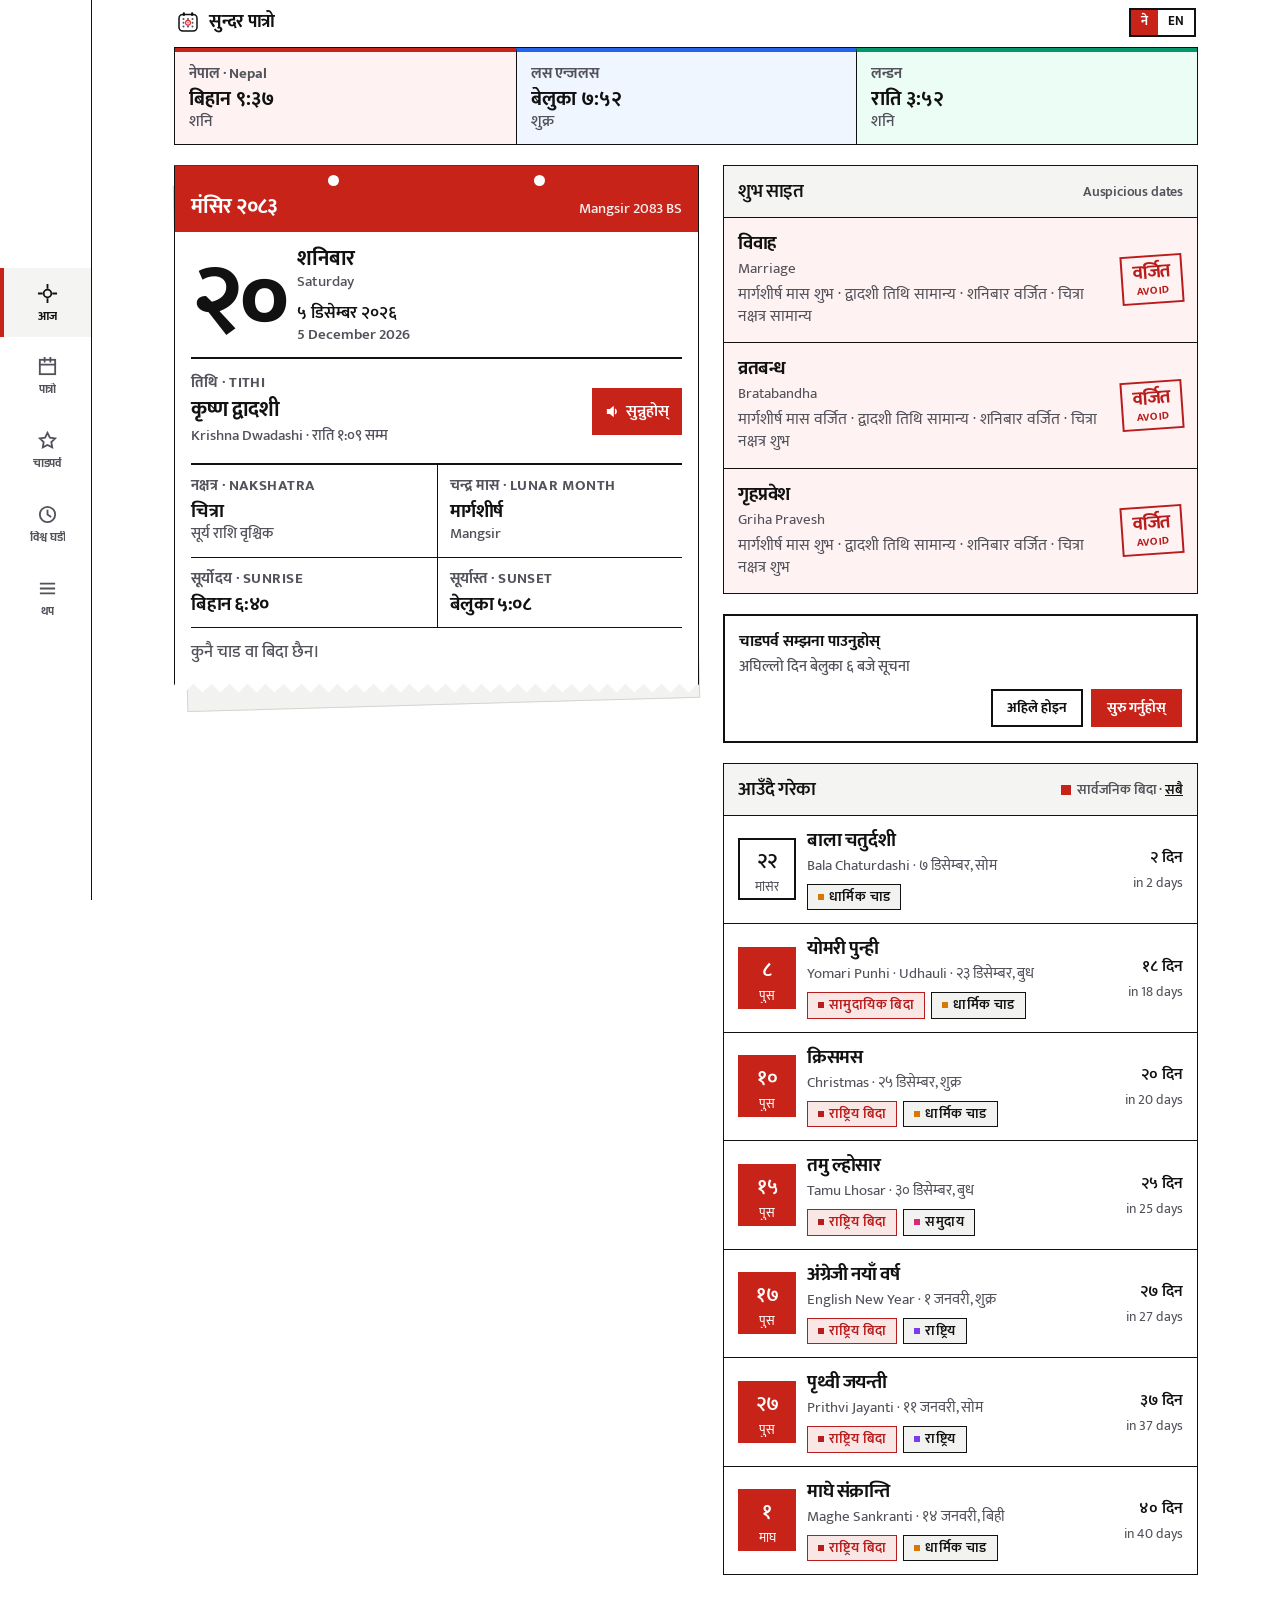
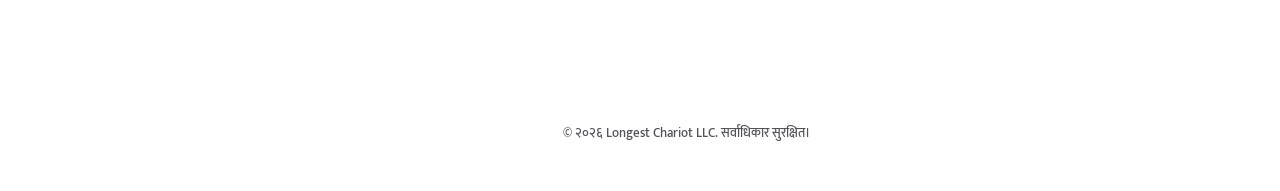
<file: sundar-patro-prototype.html>
<!DOCTYPE html>
<html lang="ne">
<head>
<meta charset="utf-8">
<meta name="color-scheme" content="light">
<meta name="viewport" content="width=device-width, initial-scale=1, viewport-fit=cover">
<title>सुन्दर पात्रो</title>
<link rel="stylesheet" href="https://fonts.googleapis.com/css2?family=Mukta:wght@400;500;600;700&display=swap">
<style>
:root{
  --bg:#ffffff;--paper:#ffffff;--under:#f2f2f0;--ink:#111111;--mut:#52525b;
  --line:#111111;--line-soft:#d4d4d0;
  --bar-bg:#f4f4f2;--bar-fg:#111111;--bar-mut:#52525b;
  --btn-bg:#c82319;--btn-fg:#ffffff;
  --saait-good-bg:#f0fdf4;--saait-avoid-bg:#fef2f2;
  --tz0-bg:#fef2f2;--tz0-bd:#c82319;
  --tz1-bg:#eff6ff;--tz1-bd:#2563eb;
  --tz2-bg:#ecfdf5;--tz2-bd:#059669;
  --tz3-bg:#f5f3ff;--tz3-bd:#7c3aed;
  --tz4-bg:#fff7ed;--tz4-bd:#ea580c;
  --tz5-bg:#ecfeff;--tz5-bd:#0891b2;
  --red:#c82319;--on-red:#ffffff;--stamp-red:#b91c1c;--jade:#156b40;--plum:#7c2a6a;
  --orange:#d97706;--violet:#7c3aed;--emerald:#059669;--pink:#db2777;--holiday-fg:#b91c1c;--fest-cell-bg:#fff7ed;
  color-scheme:light;box-sizing:border-box;padding-top:env(safe-area-inset-top,0px);
}
:root[data-theme="dark"]{
  --bg:#111110;--paper:#1c1b19;--under:#2a2825;--ink:#f4f2ee;--mut:#b5afa6;
  --line:#45413b;--line-soft:#2e2c28;
  --bar-bg:#0a0a09;--bar-fg:#f4f2ee;--bar-mut:#b5afa6;
  --btn-bg:#f4f2ee;--btn-fg:#141210;
  --red:#c82319;--on-red:#ffffff;--stamp-red:#ff7b72;--jade:#4ade80;--plum:#e082cc;
  --orange:#fbbf24;--violet:#a78bfa;--emerald:#34d399;--pink:#f472b6;--holiday-fg:#ff7b72;--fest-cell-bg:#241b12;
  --saait-good-bg:#112218;--saait-avoid-bg:#251416;
  --tz0-bg:#2a1414;--tz0-bd:#f87171;
  --tz1-bg:#141e2e;--tz1-bd:#60a5fa;
  --tz2-bg:#11241d;--tz2-bd:#34d399;
  --tz3-bg:#1f192e;--tz3-bd:#a78bfa;
  --tz4-bg:#2a1c12;--tz4-bd:#fb923c;
  --tz5-bg:#122429;--tz5-bd:#22d3ee;
  color-scheme:dark;
}
*{box-sizing:border-box;margin:0;-webkit-tap-highlight-color:transparent}
[hidden]{display:none!important}
html{scroll-padding-top:env(safe-area-inset-top,0px);overflow-x:clip}
body{background:var(--bg);color:var(--ink);font:500 17px/1.5 "Mukta",-apple-system,BlinkMacSystemFont,"Segoe UI",Roboto,sans-serif;max-width:480px;margin:0 auto;padding:0 14px 100px;min-height:100vh;overflow-x:clip;-webkit-font-smoothing:antialiased}
button,select,input{font-family:"Mukta",-apple-system,BlinkMacSystemFont,"Segoe UI",Roboto,sans-serif;color:inherit}
button,.tab,.tb,.c,.ev,.r,.row{-webkit-user-select:none;user-select:none;-webkit-touch-callout:none}
.sr{position:absolute!important;width:1px;height:1px;padding:0;margin:-1px;overflow:hidden;clip:rect(0,0,0,0);white-space:nowrap;border:0}
.y{font-family:"Mukta",-apple-system,BlinkMacSystemFont,"Segoe UI",Roboto,sans-serif;font-weight:700;letter-spacing:-.02em}
small,.en{font-size:15px;color:var(--mut)}

/* Top header */
.top{display:flex;align-items:center;justify-content:space-between;gap:10px;padding:8px 2px 10px}
.top-brand{display:flex;align-items:center;gap:9px;min-width:0}
.brand-icon{width:24px;height:24px;display:block;flex:none;color:var(--ink)}
.top .y{font-size:18px;line-height:1.15;color:var(--ink)}
.top .en{color:var(--mut)}
.lang-group{display:inline-flex;border:2px solid var(--line);background:var(--paper);flex:none}
.lang{appearance:none;border:0;background:transparent;color:var(--ink);font:700 12.5px/1 Mukta,sans-serif;padding:6px 10px;cursor:pointer}
.lang[aria-pressed="true"]{background:var(--btn-bg);color:var(--btn-fg)}
.lang:focus-visible,.listen:focus-visible,.tab:focus-visible,.tb:focus-visible,.sw:focus-visible,.chips button:focus-visible,.navbtn:focus-visible,.back-btn:focus-visible,.c:focus-visible{outline:3px solid var(--red);outline-offset:2px}

/* World clocks strip on Today */
.clocks{display:grid;grid-template-columns:repeat(3,minmax(0,1fr));background:var(--paper);color:var(--ink);margin-bottom:20px;cursor:pointer;border:1.5px solid var(--line)}
.clocks.cols-1{grid-template-columns:minmax(0,1fr)}
.clocks.cols-2{grid-template-columns:repeat(2,minmax(0,1fr))}
.clocks div{padding:10px 8px;border-left:1px solid var(--line);border-top:4px solid var(--tz0-bd);background:var(--tz0-bg);min-width:0;overflow:hidden}
.clocks div:first-child{border-left:0}
.clocks div.tz-0{background:var(--tz0-bg);border-top-color:var(--tz0-bd)}
.clocks div.tz-1{background:var(--tz1-bg);border-top-color:var(--tz1-bd)}
.clocks div.tz-2{background:var(--tz2-bg);border-top-color:var(--tz2-bd)}
.clocks small{display:block;color:var(--mut);font-size:14.5px;font-weight:700;white-space:nowrap;overflow:hidden;text-overflow:ellipsis}
.clocks b{display:block;font:700 20px/1.2 "Mukta",-apple-system,BlinkMacSystemFont,"Segoe UI",Roboto,sans-serif;color:var(--ink);font-variant-numeric:tabular-nums;white-space:nowrap;overflow:hidden;text-overflow:ellipsis;margin-top:2px}
.clocks .cd{display:block;font-size:15.5px;font-weight:500;color:var(--mut);line-height:1.25;margin-top:1px;white-space:nowrap;overflow:hidden;text-overflow:ellipsis}

/* Tear-off calendar sheet */
.sheet{position:relative;margin-bottom:26px}
.under{position:absolute;inset:14px 6px -12px;background:var(--under);border:1px solid var(--line-soft);transform:rotate(-1.6deg)}
.page{position:relative;background:var(--paper);border:1.5px solid var(--line);border-bottom:0;padding-bottom:28px;-webkit-mask:conic-gradient(from -45deg at bottom,#0000,#000 1deg 89deg,#0000 90deg) 50%/18px 100%;mask:conic-gradient(from -45deg at bottom,#0000,#000 1deg 89deg,#0000 90deg) 50%/18px 100%}
.band{position:relative;background:var(--red);color:var(--on-red);padding:28px 16px 12px;display:flex;justify-content:space-between;align-items:baseline;gap:6px 12px;flex-wrap:wrap}
.band .y{font-size:21px;line-height:1.2;color:var(--on-red)}
.band .en{color:var(--on-red);opacity:.92;text-align:right}
.holes{position:absolute;top:9px;left:0;right:0;display:flex;justify-content:space-around;padding:0 56px;pointer-events:none}
.holes i{width:11px;height:11px;border-radius:50%;background:var(--bg)}
.date{display:flex;align-items:flex-end;gap:12px;padding:14px 16px 12px;min-width:0}
.big{font:700 clamp(72px,21vw,96px)/.92 "Mukta",-apple-system,BlinkMacSystemFont,"Segoe UI",Roboto,sans-serif;letter-spacing:-.05em;font-variant-numeric:tabular-nums;color:var(--ink);flex:none}
.wk{min-width:0;flex:1;overflow-wrap:break-word}
.wk .y{font-size:21px;line-height:1.2;color:var(--ink)}
.wk small{display:block;color:var(--mut)}
.wk .g{margin-top:8px;font:600 16.5px/1.38 "Mukta",-apple-system,BlinkMacSystemFont,"Segoe UI",Roboto,sans-serif;color:var(--ink);overflow-wrap:break-word}
.tith{display:flex;justify-content:space-between;align-items:center;gap:10px;margin:0 16px;padding:14px 0;border-top:2px solid var(--line)}
.tith>div{min-width:0;flex:1;overflow-wrap:break-word}
.k-lbl{display:block;font-size:14.5px;font-weight:700;text-transform:uppercase;letter-spacing:.03em;color:var(--mut);margin-bottom:2px}
.tith .y{font-size:21px;line-height:1.25;color:var(--ink)}
.listen{display:flex;align-items:center;gap:6px;background:var(--btn-bg);color:var(--btn-fg);border:0;padding:10px 13px;font:600 16px "Mukta",-apple-system,BlinkMacSystemFont,"Segoe UI",Roboto,sans-serif;cursor:pointer;flex:none;white-space:nowrap}
.listen.playing{background:var(--red);color:var(--on-red)}
.listen svg{width:15px;height:15px;fill:currentColor}
.cells{display:grid;grid-template-columns:minmax(0,1fr) minmax(0,1fr);margin:0 16px;border-top:2px solid var(--line)}
.cells div{padding:11px 8px 11px 0;border-bottom:1px solid var(--line);min-width:0;overflow-wrap:break-word}
.cells div:nth-child(even){padding-left:12px;padding-right:0;border-left:1px solid var(--line)}
.cells small{display:block;color:var(--mut)}
.cells div>small:first-child{font-size:14.5px;font-weight:700;text-transform:uppercase;letter-spacing:.03em;margin-bottom:2px}
.cells .y{font-size:19px;line-height:1.25;display:block;color:var(--ink)}
.none{margin:12px 16px 0;font-size:16.5px;color:var(--mut)}
.today-evs{margin:12px 16px 0;display:grid;gap:8px}
.today-ev{border:2px solid var(--red);padding:11px 12px;background:color-mix(in srgb,var(--red) 8%,var(--paper));min-width:0;overflow-wrap:break-word}
.today-ev-top{display:flex;justify-content:space-between;align-items:baseline;gap:8px;flex-wrap:wrap}
.today-ev .y{font-size:19px;color:var(--red);line-height:1.25}
:root[data-theme="dark"] .today-ev .y{color:#ff7b72}
.today-ev-tag{font:700 12px/1.2 Mukta;text-transform:uppercase;letter-spacing:.04em;background:var(--red);color:var(--on-red);padding:2px 6px}
.today-ev p{font-size:16px;color:var(--mut);margin-top:4px;line-height:1.38}

/* Paper boxes */
.box{background:var(--paper);border:1.5px solid var(--line);margin-bottom:20px;overflow:hidden}
.box h2{display:flex;justify-content:space-between;align-items:center;gap:4px 10px;flex-wrap:wrap;background:var(--bar-bg);color:var(--bar-fg);border-bottom:1.5px solid var(--line);padding:10px 14px;font:600 18px "Mukta",-apple-system,BlinkMacSystemFont,"Segoe UI",Roboto,sans-serif;letter-spacing:-.01em}
.box h2 span,.box h2 button{font:600 14px "Mukta",-apple-system,BlinkMacSystemFont,"Segoe UI",Roboto,sans-serif;color:var(--bar-mut)}
.box h2 .y{color:var(--bar-fg)}
.box h2 button{background:none;border:0;cursor:pointer;text-decoration:underline;padding:0;color:var(--bar-fg)}
.r{display:flex;justify-content:space-between;align-items:center;gap:12px;padding:14px;border-bottom:1px solid var(--line);width:100%;background:transparent;border-left:0;border-right:0;border-top:0;text-align:left;color:var(--ink)}
.r>div:first-child{min-width:0;flex:1;overflow-wrap:break-word}
.r.click{cursor:pointer}
.r.click:hover{background:color-mix(in srgb,var(--under) 45%,var(--paper))}
.r.saait-good{background:var(--saait-good-bg)}
.r.saait-avoid{background:var(--saait-avoid-bg)}
.r.saait-good.click:hover,.r.saait-avoid.click:hover{filter:brightness(.97)}
.r:last-child{border-bottom:0}
.r .y{font-size:19px;line-height:1.28;color:var(--ink)}
.r p{font-size:16px;color:var(--mut);margin-top:3px;line-height:1.38}
.r-arrow{font-size:24px;color:var(--mut);line-height:1;flex:none}
.stamp{flex:none;border:2.5px solid var(--c);color:var(--c);padding:4px 10px;text-align:center;transform:rotate(-4deg);line-height:1.15}
.stamp .y{font-size:19px;color:var(--c)}
.stamp small{display:block;color:var(--c);font-size:11px;font-weight:700;letter-spacing:.03em;text-transform:uppercase}

/* Event rows */
.ev{display:grid;grid-template-columns:58px minmax(0,1fr) auto;gap:11px;align-items:center;padding:13px 14px;border-bottom:1px solid var(--line);width:100%;background:transparent;border-left:0;border-right:0;border-top:0;text-align:left;cursor:pointer;color:var(--ink)}
.ev>div{min-width:0;overflow-wrap:break-word}
.ev:hover{background:color-mix(in srgb,var(--under) 45%,var(--paper))}
.ev:last-child{border-bottom:0}
.dn{width:58px;min-height:58px;padding:4px 2px;display:flex;flex-direction:column;align-items:center;justify-content:center;border:2px solid var(--line);line-height:1;overflow:hidden}
.dn b{font:600 20px "Mukta",-apple-system,BlinkMacSystemFont,"Segoe UI",Roboto,sans-serif;color:var(--ink);font-variant-numeric:tabular-nums}
.dn small{font-size:13px;color:var(--mut);margin-top:3px;text-align:center;max-width:100%;overflow:hidden;text-overflow:ellipsis;white-space:nowrap}
.dn.h{background:var(--red);border-color:var(--red);color:var(--on-red)}
.dn.h b,.dn.h small{color:var(--on-red)}
.ev .y{font-size:19px;line-height:1.28;color:var(--ink)}
.ev .w{text-align:right;font-size:14px;color:var(--mut);white-space:nowrap}
.ev .w b{display:block;font:600 16px "Mukta",-apple-system,BlinkMacSystemFont,"Segoe UI",Roboto,sans-serif;color:var(--ink)}
.pills{display:flex;flex-wrap:wrap;gap:6px;margin-top:6px}
.pill{display:inline-flex;align-items:center;gap:5px;border-radius:0;padding:4px 10px;font:600 13.5px/1.2 "Mukta",-apple-system,BlinkMacSystemFont,"Segoe UI",Roboto,sans-serif;text-transform:uppercase;letter-spacing:.03em;background:var(--under);border:1.5px solid var(--line);color:var(--ink);white-space:nowrap}
.pill i{width:6px;height:6px;border-radius:0;display:inline-block;flex:none}
.pill.hol{background:color-mix(in srgb,var(--red) 11%,var(--paper));border-color:var(--stamp-red);color:var(--stamp-red)}
.ck-add{padding:12px 14px;background:var(--under);border-bottom:1px solid var(--line);display:grid;gap:6px}
.ck-add label{font:700 12.5px "Mukta",-apple-system,BlinkMacSystemFont,"Segoe UI",Roboto,sans-serif;text-transform:uppercase;letter-spacing:.04em;color:var(--mut)}
.key{display:inline-block;width:10px;height:10px;background:var(--red);margin-right:6px;vertical-align:middle}
.copy{text-align:center;font-size:13px;color:var(--mut);margin-top:8px}

/* Reminder nudge */
.remind-nudge{background:var(--paper);border:2px solid var(--line);padding:14px;margin-bottom:20px;display:flex;flex-direction:column;gap:10px}
.remind-nudge .rn-text b{display:block;font-size:16px;color:var(--ink)}
.remind-nudge .rn-text small{display:block;margin-top:2px;color:var(--mut)}
.remind-nudge .rn-actions{display:flex;justify-content:flex-end;gap:8px;flex-wrap:wrap}

/* Bottom tab bar */
.tabs{position:fixed;left:0;right:0;bottom:0;z-index:20;margin:0 auto;max-width:480px;background:var(--paper);color:var(--ink);border-top:1.5px solid var(--line);display:grid;grid-template-columns:repeat(5,minmax(0,1fr));padding-bottom:env(safe-area-inset-bottom,0px)}
.tab{background:none;border:0;border-top:4px solid transparent;color:var(--mut);padding:9px 2px 8px;font:700 11.5px Mukta;display:flex;flex-direction:column;align-items:center;gap:3px;cursor:pointer;min-width:0}
.tab svg{width:21px;height:21px;fill:none;stroke:currentColor;stroke-width:1.9;stroke-linecap:square;flex:none}
.tab[aria-current="page"]{color:var(--ink);background:var(--bar-bg);border-top-color:var(--red)}
.tab .y{font-size:11.5px;line-height:1.15;max-width:100%;overflow:hidden;text-overflow:ellipsis;white-space:nowrap}

/* Page headers & navigation controls */
.view{display:block}
.pt-bar{display:flex;align-items:center;justify-content:space-between;gap:8px 10px;padding:6px 2px 14px;flex-wrap:wrap}
.pt{display:flex;align-items:baseline;gap:8px;min-width:0;flex-wrap:wrap}
.pt .y{font-size:clamp(24px,4.5vw,34px);line-height:1.15;color:var(--ink)}
.pt .en{color:var(--mut)}
.navrow{display:inline-flex;border:2px solid var(--line);background:var(--paper);flex:none}
.navbtn{appearance:none;border:0;border-left:1px solid var(--line);background:transparent;color:var(--ink);height:34px;min-width:34px;padding:0 10px;font:700 13.5px/1 Mukta;cursor:pointer;display:inline-flex;align-items:center;justify-content:center}
.navbtn:first-child{border-left:0}
.navbtn:hover{background:var(--under)}
.back-btn{appearance:none;border:2px solid var(--line);background:var(--paper);color:var(--ink);padding:5px 12px;font:700 13.5px Mukta;cursor:pointer;margin-bottom:8px;display:inline-flex;align-items:center;gap:4px}
.back-btn:hover{background:var(--under)}

/* Calendar grid */
.b2{padding:12px 14px}
.g7{display:grid;grid-template-columns:repeat(7,minmax(0,1fr));border-left:1px solid var(--line)}
.g7>*{border-right:1px solid var(--line);border-bottom:1px solid var(--line);min-width:0}
.wd{text-align:center;padding:8px 1px;font-weight:600;font-size:14px;color:var(--mut);background:var(--under);overflow:hidden;text-overflow:ellipsis;white-space:nowrap}
.wd.sat{color:var(--red)}
:root[data-theme="dark"] .wd.sat,:root[data-theme="dark"] .c.sat b{color:#ff7b72}
.c{appearance:none;border-top:0;border-left:0;background:var(--paper);color:var(--ink);min-height:68px;display:flex;flex-direction:column;align-items:stretch;justify-content:space-between;gap:2px;position:relative;cursor:pointer;padding:5px 4px 8px;overflow:hidden;text-align:left}
.c.blank{background:color-mix(in srgb,var(--under) 45%,var(--paper));cursor:default}
.c-top{display:flex;align-items:baseline;justify-content:space-between;gap:2px;width:100%}
.c b{font:600 21.5px/1 "Mukta",-apple-system,BlinkMacSystemFont,"Segoe UI",Roboto,sans-serif;color:var(--ink);font-variant-numeric:tabular-nums}
.c small{font-size:13px;line-height:1;color:var(--mut);max-width:100%;overflow:hidden;text-overflow:ellipsis;white-space:nowrap}
.c .ti{font-size:13px;font-weight:500;line-height:1.2;color:var(--mut);max-width:100%;overflow:hidden;text-overflow:ellipsis;white-space:nowrap;display:block}
.c.sat b{color:var(--red)}
.c.fest-cell{background:var(--fest-cell-bg)}
.c.hol{background:color-mix(in srgb,var(--red) 10%,var(--paper))}
.c.td{background:var(--red);color:var(--on-red)}
.c.td b,.c.td small,.c.td .ti{color:var(--on-red)}
.c[aria-pressed="true"]{box-shadow:inset 0 0 0 2.5px var(--ink);z-index:1}
.c.td[aria-pressed="true"]{box-shadow:inset 0 0 0 2.5px var(--on-red)}
.c .dots{display:flex;gap:3px;margin-top:2px;min-height:6px;align-items:center}
.c .dots i{width:6px;height:6px;border-radius:0;display:block}
.legend{display:flex;flex-wrap:wrap;gap:8px 14px;font-size:13.5px;font-weight:600;color:var(--mut);margin:-10px 2px 18px}
.legend span{display:inline-flex;align-items:center;gap:6px}
.legend i{width:9px;height:9px;border-radius:0;display:inline-block;flex:none}
.lg{font-size:14.5px;color:var(--mut);margin:-10px 2px 20px;line-height:1.48}

/* Filter chips */
.chips{display:flex;gap:8px;margin-bottom:16px;flex-wrap:wrap}
.chips button{border:2px solid var(--line);background:var(--paper);color:var(--ink);padding:6px 12px;font:700 13.5px Mukta;cursor:pointer}
.chips .on{background:var(--btn-bg);color:var(--btn-fg);border-color:var(--btn-bg)}
.sub{padding:7px 14px;background:var(--under);color:var(--ink);font:700 13px Mukta;border-bottom:1px solid var(--line)}

/* World clocks list */
.ck{display:flex;justify-content:space-between;align-items:center;gap:10px;padding:13px 14px;border-bottom:1px solid var(--line);color:var(--ink)}
.ck>div:first-child{min-width:0;flex:1;overflow-wrap:break-word}
.ck>div:last-child{flex:none;text-align:right}
.ck:last-child{border:0}
.ck .y{font-size:21px;line-height:1.25;color:var(--ink)}
.ck small{display:block;margin-top:2px}
.ck-time{display:flex;align-items:baseline;gap:8px;flex-wrap:wrap;margin-top:6px}
.ck .t{font:700 20px/1.2 "Mukta",-apple-system,BlinkMacSystemFont,"Segoe UI",Roboto,sans-serif;letter-spacing:-.02em;font-variant-numeric:tabular-nums;white-space:nowrap;color:var(--ink)}
.ck .d{font-size:16px;color:var(--mut);white-space:nowrap}
.ck.tz-0{background:var(--tz0-bg);border-left:5px solid var(--tz0-bd)}
.ck.tz-1{background:var(--tz1-bg);border-left:5px solid var(--tz1-bd)}
.ck.tz-2{background:var(--tz2-bg);border-left:5px solid var(--tz2-bd)}
.ck.tz-3{background:var(--tz3-bg);border-left:5px solid var(--tz3-bd)}
.ck.tz-4{background:var(--tz4-bg);border-left:5px solid var(--tz4-bd)}
.ck.tz-5{background:var(--tz5-bg);border-left:5px solid var(--tz5-bd)}
.w-ctrl{display:inline-flex;gap:6px;flex:none;align-items:center}
.btn-sq{appearance:none;width:34px;height:34px;border:1.5px solid var(--line);background:var(--paper);color:var(--ink);font:700 15px/1 "Mukta",sans-serif;cursor:pointer;display:inline-grid;place-items:center}
.btn-sq:disabled{opacity:.35;cursor:default}
.btn-sq.rm{color:var(--red);border-color:var(--red)}
:root[data-theme="dark"] .btn-sq.rm{color:#ff7b72;border-color:#ff7b72}

/* Switch toggle */
.sw{flex:none;width:48px;height:28px;border:2px solid var(--line);background:var(--under);position:relative;cursor:pointer;padding:0}
.sw::after{content:"";position:absolute;top:4px;left:4px;width:16px;height:16px;background:var(--ink);transition:transform .15s}
.sw[aria-checked="true"]{background:var(--btn-bg);border-color:var(--btn-bg)}
.sw[aria-checked="true"]::after{transform:translateX(20px);background:var(--btn-fg)}

/* Forms & buttons */
.form-pad{padding:14px;display:grid;gap:10px}
.form-row{display:grid;gap:10px;grid-template-columns:repeat(3,minmax(0,1fr))}
@media(max-width:420px){.form-row{grid-template-columns:repeat(2,minmax(0,1fr))}}
.wform{display:grid;grid-template-columns:minmax(0,1fr) auto;gap:8px;align-items:center}
label.f{display:grid;gap:4px;font:700 12px Mukta;text-transform:uppercase;letter-spacing:.04em;color:var(--mut);min-width:0}
select,input[type="date"]{appearance:none;-webkit-appearance:none;border:2px solid var(--line);background:var(--paper);color:var(--ink);height:38px;padding:0 10px;font:600 14.5px Mukta;width:100%;min-width:0}
select{background-image:linear-gradient(45deg,transparent 50%,var(--ink) 50%),linear-gradient(135deg,var(--ink) 50%,transparent 50%);background-position:calc(100% - 16px) 15px,calc(100% - 11px) 15px;background-size:5px 5px;background-repeat:no-repeat;padding-right:30px}
.btn-ink{appearance:none;border:2px solid var(--btn-bg);background:var(--btn-bg);color:var(--btn-fg);height:38px;padding:0 14px;font:700 14px Mukta;cursor:pointer;display:inline-flex;align-items:center;justify-content:center;text-decoration:none;white-space:nowrap}
.btn-outline{appearance:none;border:2px solid var(--line);background:var(--paper);color:var(--ink);height:38px;padding:0 14px;font:700 14px Mukta;cursor:pointer;display:inline-flex;align-items:center;justify-content:center;text-decoration:none;white-space:nowrap}
.result{margin-top:4px;padding:12px;background:var(--under);border:1px solid var(--line);min-width:0;overflow-wrap:break-word}
.result .rv{font:700 clamp(18px,4.8vw,21px)/1.2 "Mukta",-apple-system,BlinkMacSystemFont,"Segoe UI",Roboto,sans-serif;letter-spacing:-.015em;color:var(--ink)}
.result .rs{font-size:13px;color:var(--mut);margin-top:4px}
.ksum{padding:12px 15px;background:var(--under);border-bottom:1px solid var(--line);font:600 16.5px Mukta;color:var(--ink)}
.ksum:empty{display:none}
.info-p{font-size:15px;color:var(--mut);line-height:1.5;margin-top:6px}

/* Bottom AdMob slot */
#ad-slot{width:100%;height:0;overflow:hidden}
body.has-bottom-ad #ad-slot{height:calc(var(--ad-banner-h,64px) + 12px);margin-top:16px}

/* Tablet & Large Screen adaptive layouts */
@media(min-width:720px){
  body{max-width:820px;padding:0 24px 104px}
  .tabs{max-width:none;padding-left:max(24px,calc(50% - 410px));padding-right:max(24px,calc(50% - 410px))}
  .tab{padding:11px 4px 10px}
  .navbtn,.btn-sq{min-width:40px;height:40px}
  .c{min-height:78px;padding:7px 6px 9px}
  .c b{font-size:22px}
  .clocks div{padding:12px 14px}
  #view-convert:not([hidden]){display:grid;grid-template-columns:repeat(2,minmax(0,1fr));gap:0 20px;align-items:start}
  #view-convert>.back-btn{grid-column:1 / -1;justify-self:start}
  #view-convert>.pt-bar{grid-column:1 / -1}
  #view-more:not([hidden]){display:grid;grid-template-columns:repeat(2,minmax(0,1fr));gap:0 20px;align-items:start}
  #view-more>.pt-bar{grid-column:1 / -1}
  #view-more>.box:nth-of-type(1){grid-column:1}
  #view-more>.box:nth-of-type(2){grid-column:2;grid-row:2 / span 2}
  #view-more>.box:nth-of-type(3){grid-column:1}
}
@media(min-width:840px){
  body{max-width:960px}
  .tabs{padding-left:max(24px,calc(50% - 480px));padding-right:max(24px,calc(50% - 480px))}
  #view-today:not([hidden]){display:grid;grid-template-columns:minmax(0,1.05fr) minmax(0,0.95fr);gap:0 24px;align-items:start}
  #todaycard{display:contents}
  #todaycard>.clocks{grid-column:1 / -1}
  #todaycard>.sheet{grid-column:1;grid-row:2 / span 4}
  #todaycard>.box{grid-column:2}
  #remindNudge{grid-column:2}
  #view-today>.box{grid-column:2}
  #view-month:not([hidden]){display:grid;grid-template-columns:minmax(0,1.35fr) minmax(0,0.95fr);gap:0 24px;align-items:start}
  #view-month>.pt-bar{grid-column:1 / -1}
  #view-month>.box{grid-column:1;grid-row:2}
  #m-legend{grid-column:1;grid-row:3}
  #daycard{grid-column:2;grid-row:2 / span 2;position:sticky;top:16px}
}
@media(min-width:960px){
  body{max-width:1180px;padding:0 32px 48px 124px}
  .tabs{top:0;bottom:0;left:0;right:auto;width:92px;max-width:none;margin:0;border-top:0;border-right:1.5px solid var(--line);display:flex;flex-direction:column;justify-content:center;gap:4px;padding:16px 0}
  .tab{width:100%;border-top:0;border-left:4px solid transparent;padding:14px 6px;gap:5px}
  .tab svg{width:23px;height:23px}
  .tab .y{font-size:12px}
  .tab[aria-current="page"]{border-top-color:transparent;border-left-color:var(--red)}
}
</style>
<script>try{document.documentElement.removeAttribute("data-theme");}catch(e){}</script>
</head>
<body>
<header class="top">
  <div class="top-brand">
    <svg class="brand-icon" width="24" height="24" viewBox="0 0 32 32" fill="none" aria-hidden="true"><rect x="4" y="6" width="24" height="22" rx="5" stroke="currentColor" stroke-width="2"/><rect x="9" y="3" width="3" height="5" rx="1.5" fill="currentColor"/><rect x="20" y="3" width="3" height="5" rx="1.5" fill="currentColor"/><circle cx="10" cy="12" r="1.3" fill="var(--mut)"/><circle cx="16" cy="12" r="1.3" fill="var(--mut)"/><circle cx="22" cy="12" r="1.3" fill="var(--mut)"/><circle cx="10" cy="17" r="1.3" fill="var(--mut)"/><circle cx="16" cy="17" r="3.2" stroke="#E11D48" stroke-width="1.5" fill="none"/><circle cx="16" cy="17" r="1.4" fill="#F59E0B"/><circle cx="22" cy="17" r="1.3" fill="var(--mut)"/><circle cx="10" cy="22" r="1.3" fill="var(--mut)"/><circle cx="16" cy="22" r="1.3" fill="var(--mut)"/><circle cx="22" cy="22" r="1.3" fill="var(--mut)"/></svg>
    <span class="y" data-t="app">सुन्दर पात्रो</span>
  </div>
  <div class="lang-group" role="group" data-al="al.lang">
    <button type="button" class="lang" data-lang="ne" lang="ne" aria-label="नेपाली" aria-pressed="true">ने</button>
    <button type="button" class="lang" data-lang="en" lang="en" aria-label="English" aria-pressed="false">EN</button>
  </div>
</header>

<main>
  <!-- TODAY -->
  <section class="view" id="view-today">
    <div id="todaycard"></div>
    <div class="remind-nudge" id="remindNudge" hidden>
      <div class="rn-text"><b data-t="nudge.title"></b><small data-t="more.remind.sub"></small></div>
      <div class="rn-actions">
        <button type="button" class="btn-outline" id="nudgeLater" data-t="nudge.later"></button>
        <button type="button" class="btn-ink" id="nudgeOn" data-t="nudge.on"></button>
      </div>
    </div>
    <section class="box" aria-label="Coming up">
      <h2>
        <span class="y" style="font-size:19px;opacity:1" data-t="today.upcoming"></span>
        <span><i class="key"></i><span data-t="legend.hol"></span> · <button type="button" class="more-row" data-view="festivals" data-t="today.all"></button></span>
      </h2>
      <div id="t-upcoming"></div>
    </section>
  </section>

  <!-- CALENDAR (MONTH) -->
  <section class="view" id="view-month" hidden>
    <div class="pt-bar">
      <div class="pt"><span class="y" data-t="nav.month"></span><span class="en" id="m-pt-en">Calendar</span></div>
      <div class="navrow">
        <button type="button" class="navbtn" id="m-today" data-t="nav.today"></button>
        <button type="button" class="navbtn" id="m-prev" data-al="al.prev">‹</button>
        <button type="button" class="navbtn" id="m-next" data-al="al.next">›</button>
      </div>
    </div>
    <section class="box">
      <div class="band b2">
        <span class="y" id="m-title" aria-live="polite"></span>
        <span class="en" id="m-sub"></span>
      </div>
      <div class="g7" id="m-grid"></div>
    </section>
    <div class="legend" id="m-legend"></div>
    <aside id="daycard" hidden></aside>
  </section>

  <!-- FESTIVALS -->
  <section class="view" id="view-festivals" hidden>
    <div class="pt-bar">
      <div class="pt"><span class="y" id="f-title"></span><span class="en" id="f-sub-top">Festivals</span></div>
      <div class="navrow">
        <button type="button" class="navbtn" id="f-prev" data-al="al.prev">‹</button>
        <button type="button" class="navbtn" id="f-next" data-al="al.next">›</button>
      </div>
    </div>
    <div class="chips" id="f-chips">
      <button type="button" class="on" data-f="all" id="chip-all">सबै · All</button>
      <button type="button" data-f="h" id="chip-h">बिदा · Holidays</button>
      <button type="button" data-f="f" id="chip-f">चाड · Festivals</button>
    </div>
    <section class="box">
      <div class="sub" id="f-month" aria-live="polite"></div>
      <div id="f-list"></div>
    </section>
  </section>

  <!-- WORLD CLOCKS -->
  <section class="view" id="view-clocks" hidden>
    <div class="pt-bar">
      <div class="pt"><span class="y" data-t="nav.clocks"></span><span class="en" id="c-pt-en">World clocks</span></div>
    </div>
    <section class="box" id="w-board"></section>
    <p class="lg" id="w-note"></p>
    <p class="sr" id="w-status" aria-live="polite"></p>
  </section>

  <!-- MORE -->
  <section class="view" id="view-more" hidden>
    <div class="pt-bar">
      <div class="pt"><span class="y" data-t="nav.more"></span><span class="en" id="more-pt-en">More</span></div>
    </div>
    <section class="box">
      <h2><span class="y" style="font-size:19px;opacity:1" id="more-pref-h">सेटिङ</span><span data-t="more.sub"></span></h2>
      <div class="r">
        <div><div class="y" data-t="more.theme"></div><small data-t="more.theme.sub"></small></div>
        <button type="button" class="sw" id="themeRow" role="switch" aria-checked="false" aria-label="Dark mode"></button>
      </div>
      <div class="r" id="remindRow" hidden>
        <div><div class="y" data-t="more.remind"></div><small id="remindDesc" data-t="more.remind.sub"></small></div>
        <button type="button" class="sw" id="remindSw" role="switch" aria-checked="false" aria-label="Holiday reminders"></button>
      </div>
    </section>
    <section class="box">
      <h2><span class="y" style="font-size:19px;opacity:1" id="more-tools-h">उपकरण</span><span>Tools</span></h2>
      <button type="button" class="r click more-row" data-view="holidays">
        <div><div class="y" data-t="h.title"></div><small data-t="more.hol.sub"></small></div>
        <span class="r-arrow">›</span>
      </button>
      <button type="button" class="r click more-row" data-view="auspicious">
        <div><div class="y" data-t="ausp.title"></div><small data-t="more.ausp.sub"></small></div>
        <span class="r-arrow">›</span>
      </button>
      <button type="button" class="r click more-row" data-view="convert">
        <div><div class="y" data-t="conv.title"></div><small data-t="more.conv.sub"></small></div>
        <span class="r-arrow">›</span>
      </button>
      <button type="button" class="r click more-row" data-view="clocks">
        <div><div class="y" data-t="clk.title"></div><small data-t="more.clocks.sub"></small></div>
        <span class="r-arrow">›</span>
      </button>
    </section>
    <section class="box">
      <h2><span class="y" style="font-size:19px;opacity:1" id="more-about-h">बारेमा</span><span>About</span></h2>
      <button type="button" class="r click more-row" data-view="about">
        <div><div class="y" data-t="about.title"></div><small data-t="more.about.sub"></small></div>
        <span class="r-arrow">›</span>
      </button>
      <button type="button" class="r click more-row" data-view="privacy">
        <div><div class="y" data-t="priv.title"></div><small data-t="more.priv.sub"></small></div>
        <span class="r-arrow">›</span>
      </button>
      <button type="button" class="r click more-row" data-view="support">
        <div><div class="y" data-t="supp.title"></div><small data-t="more.supp.sub"></small></div>
        <span class="r-arrow">›</span>
      </button>
    </section>
  </section>

  <!-- HOLIDAYS -->
  <section class="view" id="view-holidays" hidden>
    <button type="button" class="back-btn back" data-view="more" data-t="back"></button>
    <div class="pt-bar">
      <div class="pt"><span class="y" id="h-title"></span><span class="en" id="h-sub"></span></div>
      <div class="navrow">
        <button type="button" class="navbtn" id="h-prev" data-al="al.prev">‹</button>
        <button type="button" class="navbtn" id="h-next" data-al="al.next">›</button>
      </div>
    </div>
    <section class="box">
      <div class="sub" id="h-month" aria-live="polite"></div>
      <p class="ksum" id="h-sum"></p>
      <div id="h-list"></div>
    </section>
  </section>

  <!-- AUSPICIOUS -->
  <section class="view" id="view-auspicious" hidden>
    <button type="button" class="back-btn back" data-view="more" data-t="back"></button>
    <div class="pt-bar">
      <div class="pt"><span class="y" data-t="ausp.title"></span><span class="en" data-t="ausp.sub"></span></div>
    </div>
    <section class="box">
      <div class="form-pad">
        <div class="form-row">
          <label class="f"><span data-t="ausp.ceremony"></span><select id="a-type">
            <option value="marriage"></option><option value="bratabandha"></option><option value="griha"></option><option value="pasni"></option><option value="general"></option>
          </select></label>
          <label class="f"><span data-t="ausp.from"></span><input type="date" id="a-from"></label>
          <label class="f"><span data-t="ausp.span"></span><select id="a-span"><option value="3">3</option><option value="6" selected>6</option><option value="12">12</option></select></label>
        </div>
      </div>
    </section>
    <section class="box" id="a-list"></section>
  </section>

  <!-- CONVERT -->
  <section class="view" id="view-convert" hidden>
    <button type="button" class="back-btn back" data-view="more" data-t="back"></button>
    <div class="pt-bar">
      <div class="pt"><span class="y" data-t="conv.title"></span></div>
    </div>
    <section class="box">
      <h2><span class="y" style="font-size:19px;opacity:1" data-t="conv.bs2ad"></span></h2>
      <div class="form-pad">
        <div class="form-row">
          <label class="f"><span data-t="conv.year"></span><select id="c-bsy"></select></label>
          <label class="f"><span data-t="conv.month"></span><select id="c-bsm"></select></label>
          <label class="f"><span data-t="conv.day"></span><select id="c-bsd"></select></label>
        </div>
        <div class="result" aria-live="polite"><div class="rv" id="c-bs-out"></div><div class="rs" id="c-bs-sub"></div></div>
      </div>
    </section>
    <section class="box">
      <h2><span class="y" style="font-size:19px;opacity:1" data-t="conv.ad2bs"></span></h2>
      <div class="form-pad">
        <label class="f"><span data-t="conv.addate"></span><input type="date" id="c-ad" min="1943-04-14" max="2036-04-12"></label>
        <div class="result" aria-live="polite"><div class="rv" id="c-ad-out"></div><div class="rs" id="c-ad-sub"></div></div>
      </div>
    </section>
  </section>

  <!-- ABOUT -->
  <section class="view" id="view-about" hidden>
    <button type="button" class="back-btn back" data-view="more" data-t="back"></button>
    <div class="pt-bar"><div class="pt"><span class="y" data-t="about.title"></span><span class="en" data-t="about.sub"></span></div></div>
    <section class="box">
      <div class="r"><div><div class="y" data-t="about.1h"></div><p class="info-p" data-t="about.1p"></p></div></div>
      <div class="r"><div><div class="y" data-t="about.2h"></div><p class="info-p" data-t="about.2p"></p></div></div>
      <div class="r"><div><div class="y" data-t="about.3h"></div><p class="info-p" data-t="about.3p"></p></div></div>
      <div class="r"><div><div class="y" data-t="about.4h"></div><p class="info-p" data-t="about.4p"></p></div></div>
    </section>
  </section>

  <!-- PRIVACY -->
  <section class="view" id="view-privacy" hidden>
    <button type="button" class="back-btn back" data-view="more" data-t="back"></button>
    <div class="pt-bar"><div class="pt"><span class="y" data-t="priv.title"></span></div></div>
    <section class="box">
      <div class="r"><div><div class="y" data-t="priv.1h"></div><p class="info-p" data-t="priv.1p"></p></div></div>
      <div class="r"><div><div class="y" data-t="priv.2h"></div><p class="info-p" data-t="priv.2p"></p></div></div>
      <div class="r"><div><div class="y" data-t="priv.3h"></div><p class="info-p" data-t="priv.3p"></p></div></div>
      <div class="r"><div><div class="y" data-t="priv.4h"></div><p class="info-p" data-t="priv.4p"></p><div style="margin-top:10px"><a href="https://devcalapps-glitch.github.io/sundar-patro/privacy/" target="_blank" rel="noopener noreferrer" class="btn-ink" data-t="priv.open"></a></div></div></div>
    </section>
  </section>

  <!-- SUPPORT -->
  <section class="view" id="view-support" hidden>
    <button type="button" class="back-btn back" data-view="more" data-t="back"></button>
    <div class="pt-bar"><div class="pt"><span class="y" data-t="supp.title"></span></div></div>
    <section class="box">
      <div class="r"><div><div class="y" data-t="supp.1h"></div><p class="info-p" data-t="supp.1p"></p><div style="margin-top:10px"><a href="mailto:support@longestchariot.com?subject=Sundar%20Patro%20Support" class="btn-ink" data-t="supp.mail"></a></div></div></div>
      <div class="r"><div><div class="y" data-t="supp.2h"></div><p class="info-p" data-t="supp.2p"></p></div></div>
      <div class="r"><div><div class="y" data-t="supp.3h"></div><p class="info-p" data-t="supp.3p"></p></div></div>
      <div class="r"><div><div class="y" data-t="supp.4h"></div><p class="info-p" data-t="supp.4p"></p><div style="margin-top:10px"><a href="https://devcalapps-glitch.github.io/sundar-patro/support/" target="_blank" rel="noopener noreferrer" class="btn-outline" data-t="supp.open"></a></div></div></div>
    </section>
  </section>

  <div id="ad-slot" aria-hidden="true"></div>
  <p class="copy" data-t="footer"></p>
</main>

<nav class="tabs tabbar" data-al="al.views">
  <button type="button" class="tab tb" data-view="today" aria-current="page"><svg viewBox="0 0 24 24" aria-hidden="true"><circle cx="12" cy="12" r="4"/><path d="M12 3v3M12 18v3M3 12h3M18 12h3"/></svg><span class="y" data-t="nav.today"></span></button>
  <button type="button" class="tab tb" data-view="month"><svg viewBox="0 0 24 24" aria-hidden="true"><rect x="4" y="5" width="16" height="15"/><path d="M4 10h16M9 3v4M15 3v4"/></svg><span class="y" data-t="nav.month"></span></button>
  <button type="button" class="tab tb" data-view="festivals"><svg viewBox="0 0 24 24" aria-hidden="true"><path d="M12 4l2.5 5 5.5.8-4 3.9.9 5.5-4.9-2.6-4.9 2.6.9-5.5-4-3.9 5.5-.8z"/></svg><span class="y" data-t="nav.festivals"></span></button>
  <button type="button" class="tab tb" data-view="clocks"><svg viewBox="0 0 24 24" aria-hidden="true"><circle cx="12" cy="12" r="8"/><path d="M12 8v4l3 2"/></svg><span class="y" data-t="nav.clocks"></span></button>
  <button type="button" class="tab tb" data-view="more"><svg viewBox="0 0 24 24" aria-hidden="true"><path d="M5 7h14M5 12h14M5 17h14"/></svg><span class="y" data-t="nav.more"></span></button>
</nav>

<script>
/* ============ Bikram Sambat table ============ */
const BS_START=2000, BS_EPOCH_DAYS=Math.floor(Date.UTC(1943,3,14)/86400000); // 1 Baisakh 2000 = 14 Apr 1943
const BS=[
[30,32,31,32,31,30,30,30,29,30,29,31],[31,31,32,31,31,31,30,29,30,29,30,30],[31,31,32,32,31,30,30,29,30,29,30,30],[31,32,31,32,31,30,30,30,29,29,30,31],[30,32,31,32,31,30,30,30,29,30,29,31],[31,31,32,31,31,31,30,29,30,29,30,30],[31,31,32,32,31,30,30,29,30,29,30,30],[31,32,31,32,31,30,30,30,29,29,30,31],[31,31,31,32,31,31,29,30,30,29,29,31],[31,31,32,31,31,31,30,29,30,29,30,30],
[31,31,32,32,31,30,30,29,30,29,30,30],[31,32,31,32,31,30,30,30,29,29,30,31],[31,31,31,32,31,31,29,30,30,29,30,30],[31,31,32,31,31,31,30,29,30,29,30,30],[31,31,32,32,31,30,30,29,30,29,30,30],[31,32,31,32,31,30,30,30,29,29,30,31],[31,31,31,32,31,31,29,30,30,29,30,30],[31,31,32,31,31,31,30,29,30,29,30,30],[31,32,31,32,31,30,30,29,30,29,30,30],[31,32,31,32,31,30,30,30,29,30,29,31],
[31,31,31,32,31,31,30,29,30,29,30,30],[31,31,32,31,31,31,30,29,30,29,30,30],[31,32,31,32,31,30,30,30,29,29,30,30],[31,32,31,32,31,30,30,30,29,30,29,31],[31,31,31,32,31,31,30,29,30,29,30,30],[31,31,32,31,31,31,30,29,30,29,30,30],[31,32,31,32,31,30,30,30,29,29,30,31],[30,32,31,32,31,30,30,30,29,30,29,31],[31,31,32,31,31,31,30,29,30,29,30,30],[31,31,32,31,32,30,30,29,30,29,30,30],
[31,32,31,32,31,30,30,30,29,29,30,31],[30,32,31,32,31,30,30,30,29,30,29,31],[31,31,32,31,31,31,30,29,30,29,30,30],[31,31,32,32,31,30,30,29,30,29,30,30],[31,32,31,32,31,30,30,30,29,29,30,31],[30,32,31,32,31,31,29,30,30,29,29,31],[31,31,32,31,31,31,30,29,30,29,30,30],[31,31,32,32,31,30,30,29,30,29,30,30],[31,32,31,32,31,30,30,30,29,29,30,31],[31,31,31,32,31,31,29,30,30,29,30,30],
[31,31,32,31,31,31,30,29,30,29,30,30],[31,31,32,32,31,30,30,29,30,29,30,30],[31,32,31,32,31,30,30,30,29,29,30,31],[31,31,31,32,31,31,29,30,30,29,30,30],[31,31,32,31,31,31,30,29,30,29,30,30],[31,32,31,32,31,30,30,29,30,29,30,30],[31,32,31,32,31,30,30,30,29,29,30,31],[31,31,31,32,31,31,30,29,30,29,30,30],[31,31,32,31,31,31,30,29,30,29,30,30],[31,32,31,32,31,30,30,30,29,29,30,30],
[31,32,31,32,31,30,30,30,29,30,29,31],[31,31,31,32,31,31,30,29,30,29,30,30],[31,31,32,31,31,31,30,29,30,29,30,30],[31,32,31,32,31,30,30,30,29,29,30,30],[31,32,31,32,31,30,30,30,29,30,29,31],[31,31,32,31,31,31,30,29,30,29,30,30],[31,31,32,31,32,30,30,29,30,29,30,30],[31,32,31,32,31,30,30,30,29,29,30,31],[30,32,31,32,31,30,30,30,29,30,29,31],[31,31,32,31,31,31,30,29,30,29,30,30],
[31,31,32,32,31,30,30,29,30,29,30,30],[31,32,31,32,31,30,30,30,29,29,30,31],[30,32,31,32,31,31,29,30,29,30,29,31],[31,31,32,31,31,31,30,29,30,29,30,30],[31,31,32,32,31,30,30,29,30,29,30,30],[31,32,31,32,31,30,30,30,29,29,30,31],[31,31,31,32,31,31,29,30,30,29,29,31],[31,31,32,31,31,31,30,29,30,29,30,30],[31,31,32,32,31,30,30,29,30,29,30,30],[31,32,31,32,31,30,30,30,29,29,30,31],
[31,31,31,32,31,31,29,30,30,29,30,30],[31,31,32,31,31,31,30,29,30,29,30,30],[31,32,31,32,31,30,30,29,30,29,30,30],[31,32,31,32,31,30,30,30,29,29,30,31],[31,31,31,32,31,31,30,29,30,29,30,30],[31,31,32,31,31,31,30,29,30,29,30,30],[31,32,31,32,31,30,30,30,29,29,30,30],[31,32,31,32,31,30,30,30,29,30,29,31],[31,31,31,32,31,31,30,29,30,29,30,30],[31,31,32,31,31,31,30,29,30,29,30,30],
[31,32,31,32,31,30,30,30,29,29,30,30],[31,31,32,32,31,30,30,30,29,30,30,30],[30,32,31,32,31,30,30,30,29,30,30,30],[31,31,32,31,31,30,30,30,29,30,30,30],[31,31,32,31,31,30,30,30,29,30,30,30],[31,32,31,32,30,31,30,30,29,30,30,30],[30,32,31,32,31,30,30,30,29,30,30,30],[31,31,32,31,31,31,30,30,29,30,30,30],[30,31,32,32,30,31,30,30,29,30,30,30],[30,32,31,32,31,30,30,30,29,30,30,30],
[30,32,31,32,31,30,30,30,29,30,30,30],[31,31,32,31,31,31,30,30,29,30,30,30],[31,31,32,32,31,30,30,30,29,30,30,30]];
const BS_END=BS_START+BS.length-1;
const YEAR_START_DAYS=[]; {let d=BS_EPOCH_DAYS; for(const y of BS){YEAR_START_DAYS.push(d); d+=y.reduce((a,b)=>a+b,0);} YEAR_START_DAYS.push(d);}
const BS_MONTHS_NE=['बैशाख','जेठ','असार','साउन','भदौ','असोज','कात्तिक','मंसिर','पुस','माघ','फागुन','चैत'];
const BS_MONTHS_EN=['Baisakh','Jestha','Asar','Shrawan','Bhadra','Asoj','Kartik','Mangsir','Poush','Magh','Falgun','Chaitra'];
const DOW_NE=['आइतबार','सोमबार','मंगलबार','बुधबार','बिहीबार','शुक्रबार','शनिबार'];
const DOW_EN=['Sunday','Monday','Tuesday','Wednesday','Thursday','Friday','Saturday'];
const AD_MONTHS=['January','February','March','April','May','June','July','August','September','October','November','December'];
const NE_DIGITS='०१२३४५६७८९';
const ne=n=>String(n).replace(/\d/g,d=>NE_DIGITS[d]);
let lang='ne'; try{lang=localStorage.getItem('patro-lang')==='en'?'en':'ne';}catch(e){}
const N=n=>lang==='ne'?ne(n):String(n);
const MON=i=>lang==='ne'?BS_MONTHS_NE[i]:BS_MONTHS_EN[i];
const DOWN=i=>lang==='ne'?DOW_NE[i]:DOW_EN[i];
const DOW_SHORT_NE=['आइत','सोम','मंगल','बुध','बिही','शुक्र','शनि'], DOW_SHORT_EN=['Sun','Mon','Tue','Wed','Thu','Fri','Sat'];
const TN=raw=>{const t=tithiName(raw);return lang==='ne'?t.ne:t.en;};
const dnum=(y,m,d)=>Math.floor(Date.UTC(y,m-1,d)/86400000);
const fromDnum=n=>{const t=new Date(n*86400000);return {y:t.getUTCFullYear(),m:t.getUTCMonth()+1,d:t.getUTCDate(),dow:t.getUTCDay()};};
function bsDays(y,m){return BS[y-BS_START][m-1];}
function bs2dnum(y,m,d){let n=YEAR_START_DAYS[y-BS_START];for(let i=1;i<m;i++)n+=bsDays(y,i);return n+d-1;}
function dnum2bs(n){ if(n<YEAR_START_DAYS[0]||n>=YEAR_START_DAYS[BS.length])return null;
  let y=BS_START; while(YEAR_START_DAYS[y-BS_START+1]<=n)y++;
  let r=n-YEAR_START_DAYS[y-BS_START], m=1; while(r>=bsDays(y,m)){r-=bsDays(y,m);m++;} return {y,m,d:r+1}; }

/* ============ Astronomy (Meeus) ============ */
const D2R=Math.PI/180, LAT=27.7172, LON=85.3240, TZ=5.75;
function jd(y,m,d,h){ if(m<=2){y-=1;m+=12;} const A=Math.floor(y/100),B=2-A+Math.floor(A/4);
  return Math.floor(365.25*(y+4716))+Math.floor(30.6001*(m+1))+d+h/24+B-1524.5; }
function sunLon(J){const T=(J-2451545)/36525;const L0=(280.46646+36000.76983*T+0.0003032*T*T)%360;const M=(357.52911+35999.05029*T-0.0001537*T*T)%360;
  const C=(1.914602-0.004817*T-0.000014*T*T)*Math.sin(M*D2R)+(0.019993-0.000101*T)*Math.sin(2*M*D2R)+0.000289*Math.sin(3*M*D2R);
  const om=125.04-1934.136*T; return (((L0+C-0.00569-0.00478*Math.sin(om*D2R))%360)+360)%360;}
const MT=[[0,0,1,0,6288774],[2,0,-1,0,1274027],[2,0,0,0,658314],[0,0,2,0,213618],[0,1,0,0,-185116],[0,0,0,2,-114332],[2,0,-2,0,58793],[2,-1,-1,0,57066],[2,0,1,0,53322],[2,-1,0,0,45758],[0,1,-1,0,-40923],[1,0,0,0,-34720],[0,1,1,0,-30383],[2,0,0,-2,15327],[0,0,1,2,-12528],[0,0,1,-2,10980],[4,0,-1,0,10675],[0,0,3,0,10034],[4,0,-2,0,8548],[2,1,-1,0,-7888],[2,1,0,0,-6766],[1,0,-1,0,-5163],[1,1,0,0,4987],[2,-1,1,0,4036],[2,0,2,0,3994],[4,0,0,0,3861],[2,0,-3,0,3665],[0,1,-2,0,-2689],[2,0,-1,2,-2602],[2,-1,-2,0,2390],[1,0,1,0,-2348],[2,-2,0,0,2236],[0,1,2,0,-2120],[0,2,0,0,-2069],[2,-2,-1,0,2048],[2,0,1,-2,-1773],[2,0,0,2,-1595],[4,-1,-1,0,1215],[0,0,2,2,-1110],[3,0,-1,0,-892],[2,1,1,0,-810],[4,-1,-2,0,759],[0,2,-1,0,-713],[2,2,-1,0,-700],[2,1,-2,0,691],[2,-1,0,-2,596],[4,0,1,0,549],[0,0,4,0,537],[4,-1,0,0,520],[1,0,-2,0,-487],[2,1,0,-2,-399],[0,0,2,-2,-381],[1,1,1,0,351],[3,0,-2,0,-340],[4,0,-3,0,330],[2,-1,2,0,327],[0,2,1,0,-323],[1,1,-1,0,299],[2,0,3,0,294]];
function moonLon(J){const T=(J-2451545)/36525;
  const Lp=(218.3164477+481267.88123421*T-0.0015786*T*T+T*T*T/538841)%360, D=(297.8501921+445267.1114034*T-0.0018819*T*T+T*T*T/545868)%360,
  M=(357.5291092+35999.0502909*T-0.0001536*T*T)%360, Mp=(134.9633964+477198.8675055*T+0.0087414*T*T+T*T*T/69699)%360, F=(93.2720950+483202.0175233*T-0.0036539*T*T-T*T*T/3526000)%360, E=1-0.002516*T-0.0000074*T*T;
  let s=0; for(const [d,m,mp,f,c0] of MT){let c=c0; if(Math.abs(m)===1)c*=E; else if(Math.abs(m)===2)c*=E*E; s+=c*Math.sin((d*D+m*M+mp*Mp+f*F)*D2R);}
  s+=3958*Math.sin((119.75+131.849*T)*D2R)+1962*Math.sin((Lp-F)*D2R)+318*Math.sin((53.09+479264.290*T)*D2R);
  const om=125.04-1934.136*T; return (((Lp+s/1e6-0.00478*Math.sin(om*D2R))%360)+360)%360;}
const elong=J=>((moonLon(J)-sunLon(J))%360+360)%360;
const tithiAt=J=>Math.floor(elong(J)/12)+1;
const ayan=J=>23.853+(J-2451545)/365.25*0.01397;
const sunRashi=J=>Math.floor((((sunLon(J)-ayan(J))%360)+360)%360/30);
const nakshatraAt=J=>Math.floor((((moonLon(J)-ayan(J))%360)+360)%360/(360/27));
function sunEvent(y,m,d,set){const J0=jd(y,m,d,12-TZ),T=(J0-2451545)/36525,L=sunLon(J0),eps=23.4393-0.013*T;
  const dec=Math.asin(Math.sin(eps*D2R)*Math.sin(L*D2R)); const ra=((Math.atan2(Math.cos(eps*D2R)*Math.sin(L*D2R),Math.cos(L*D2R))/D2R)%360+360)%360;
  const H=Math.acos((Math.sin(-0.833*D2R)-Math.sin(LAT*D2R)*Math.sin(dec))/(Math.cos(LAT*D2R)*Math.cos(dec)))/D2R;
  const gmst=((280.46061837+360.98564736629*(J0-2451545))%360+360)%360; const transit=J0-(((gmst+LON-ra+540)%360+360)%360-180)/360;
  return set?transit+H/360:transit-H/360;}
function prevNewMoon(J){let t=J-elong(J)/12.19; for(let i=0;i<6;i++){let e=elong(t); if(e>180)e-=360; t-=e/12.19;} return t;}
const LUNAR_NAMES=['Chaitra','Baisakh','Jestha','Asar','Shrawan','Bhadra','Asoj','Kartik','Mangsir','Poush','Magh','Falgun']; // index = rashi of sankranti inside the amanta month
const LUNAR_NE=['चैत्र','वैशाख','ज्येष्ठ','आषाढ','श्रावण','भाद्र','आश्विन','कार्तिक','मार्गशीर्ष','पौष','माघ','फाल्गुन'];
function amantaMonth(J){const a=prevNewMoon(J); let b=prevNewMoon(a+31.03); if(b<=a+1)b=prevNewMoon(a+32);
  const ra=sunRashi(a),rb=sunRashi(b); if(((rb-ra)%12+12)%12===0)return {idx:(ra+1)%12,adhik:true}; return {idx:rb,adhik:false};}
function lunarInfo(J){const raw=tithiAt(J),paksha=raw<=15?'Shukla':'Krishna',t=raw<=15?raw:raw-15; const am=amantaMonth(J);
  let pm=am.idx, adhik=am.adhik;
  if(paksha==='Krishna'){ // purnimanta: the dark half belongs to the following month; an adhik month spans the dark half before its bright half
    if(am.adhik){pm=am.idx;adhik=false;} else {const nx=amantaMonth(prevNewMoon(J)+32); if(nx.adhik){pm=nx.idx;adhik=true;} else {pm=(am.idx+1)%12;adhik=false;}} }
  return {raw,tithi:t,paksha,amanta:am.idx,purnimanta:pm,adhik};}
const TITHI_NE=['प्रतिपदा','द्वितीया','तृतीया','चतुर्थी','पञ्चमी','षष्ठी','सप्तमी','अष्टमी','नवमी','दशमी','एकादशी','द्वादशी','त्रयोदशी','चतुर्दशी','पूर्णिमा'];
const TITHI_EN=['Pratipada','Dwitiya','Tritiya','Chaturthi','Panchami','Shashthi','Saptami','Ashtami','Navami','Dashami','Ekadashi','Dwadashi','Trayodashi','Chaturdashi','Purnima'];
const NAK_EN=['Ashwini','Bharani','Krittika','Rohini','Mrigashira','Ardra','Punarvasu','Pushya','Ashlesha','Magha','Purva Phalguni','Uttara Phalguni','Hasta','Chitra','Swati','Vishakha','Anuradha','Jyeshtha','Mula','Purva Ashadha','Uttara Ashadha','Shravana','Dhanishta','Shatabhisha','Purva Bhadrapada','Uttara Bhadrapada','Revati'];
const RASHI_EN=['Mesh','Brish','Mithun','Karkat','Singha','Kanya','Tula','Brishchik','Dhanu','Makar','Kumbha','Meen'];
function tithiName(raw){ if(raw===30)return {ne:'औंसी',en:'Amavasya'}; if(raw===15)return {ne:'पूर्णिमा',en:'Purnima'}; const t=raw<=15?raw:raw-15; return {ne:TITHI_NE[t-1],en:TITHI_EN[t-1]}; }
function tithiEnd(J,raw){const target=(raw*12)%360; let t=J; for(let i=0;i<8;i++){let e=elong(t); let diff=target-e; if(raw===30)diff=360-e; else {diff=((diff%360)+360)%360; if(diff>180)diff-=360;} t+=diff/12.19;} return t;}
const fmtNPT=J=>{const h=((J+0.5+TZ/24)%1)*24, hh=Math.floor(h), mm=Math.floor((h-hh)*60); return `${String(hh).padStart(2,'0')}:${String(mm).padStart(2,'0')}`;};
const dayInfoCache=new Map();
function dayInfo(n){ if(dayInfoCache.has(n))return dayInfoCache.get(n); const g=fromDnum(n), bs=dnum2bs(n);
  const Jr=sunEvent(g.y,g.m,g.d,false), Js=sunEvent(g.y,g.m,g.d,true), li=lunarInfo(Jr); const endJ=tithiEnd(Jr,li.raw);
  const info={n,g,bs,Jr,Js,...li,tithiEndsSameDay:endJ<Jr+1,tithiEnd:fmtNPT(endJ),nak:nakshatraAt(Jr),rashi:sunRashi(Jr),sunrise:fmtNPT(Jr),sunset:fmtNPT(Js)};
  dayInfoCache.set(n,info); return info; }

/* ============ Islamic (tabular) for Eid ============ */
function islamic(n){const J=n+2440587.5; const l=Math.floor(J)-1948440+10632, nn=Math.floor((l-1)/10631); const l2=l-10631*nn+354;
  const j=Math.floor((10985-l2)/5316)*Math.floor(50*l2/17719)+Math.floor(l2/5670)*Math.floor(43*l2/15238); const l3=l2-Math.floor((30-j)/15)*Math.floor(17719*j/50)-Math.floor(j/16)*Math.floor(15238*j/43)+29;
  return {m:Math.floor(24*l3/709),d:l3-Math.floor(709*Math.floor(24*l3/709)/24),y:30*nn+j-30};}

/* ============ Festival rules ============ */
// kind: bs (fixed BS), ad (fixed AD), lunar (purnimanta month, paksha, tithi, moment), islamic
// cat: festival | civic | lunar | community ; holiday: national | valley | women | community | null
const LM={Chaitra:0,Baisakh:1,Jestha:2,Asar:3,Shrawan:4,Bhadra:5,Asoj:6,Kartik:7,Mangsir:8,Poush:9,Magh:10,Falgun:11};
const RULES=[
 {k:'bs',m:1,d:1,en:'Nepali New Year',dne:'विक्रम सम्वत्को पहिलो दिन; भक्तपुरमा बिस्केट जात्रा।',ne:'नयाँ वर्ष',cat:'civic',hol:'national',desc:'First day of Bikram Sambat; Bisket Jatra in Bhaktapur.'},
 {k:'bs',m:1,d:11,en:'Loktantra Diwas',dne:'२०६३ को जनआन्दोलनको सम्झनामा।',ne:'लोकतन्त्र दिवस',cat:'civic',hol:'national',desc:'Democracy Day, marking the 2063 People\'s Movement.'},
 {k:'bs',m:2,d:15,en:'Republic Day',dne:'२०६५ मा संघीय गणतन्त्र घोषणा।',ne:'गणतन्त्र दिवस',cat:'civic',hol:'national',desc:'Declaration of the federal republic, 2065.'},
 {k:'bs',m:3,d:15,en:'National Paddy Day',dne:'रोपाइँ र दही-चिउरा; धान रोप्ने सुरु।',ne:'राष्ट्रिय धान दिवस',cat:'community',hol:null,desc:'Ropain and dahi-chiura; rice planting begins.'},
 {k:'bs',m:4,d:1,en:'Shrawan Sankranti',dne:'लुतो फाल्ने दिन; पवित्र साउन महिनाको सुरु।',ne:'साउने संक्रान्ति',cat:'festival',hol:null,desc:'Luto falne din; start of the holy month of Shrawan.'},
 {k:'bs',m:6,d:3,en:'Constitution Day',dne:'नेपालको संविधान २०७२ जारी भएको दिन।',ne:'संविधान दिवस',cat:'civic',hol:'national',desc:'Promulgation of the Constitution of Nepal, 2072.'},
 {k:'bs',m:9,d:15,en:'Tamu Lhosar',dne:'गुरुङ समुदायको नयाँ वर्ष।',ne:'तमु ल्होसार',cat:'community',hol:'national',desc:'Gurung New Year.'},
 {k:'bs',m:9,d:27,en:'Prithvi Jayanti',dne:'पृथ्वीनारायण शाहको जन्मजयन्ती; राष्ट्रिय एकता दिवस।',ne:'पृथ्वी जयन्ती',cat:'civic',hol:'national',desc:'Birth anniversary of Prithvi Narayan Shah; National Unity Day.'},
 {k:'bs',m:10,d:1,en:'Maghe Sankranti',dne:'मकर संक्रान्ति; तिल, चाकु, तरुल र घिउ। थारू समुदायको माघी।',ne:'माघे संक्रान्ति',cat:'festival',hol:'national',desc:'Makar Sankranti; til, chaku, tarul and ghee. Maghi for the Tharu community.'},
 {k:'bs',m:10,d:16,en:'Martyrs\' Day',dne:'२००७ सालका शहीदहरूको सम्झना।',ne:'शहीद दिवस',cat:'civic',hol:'national',desc:'Remembrance of the martyrs of 2097.'},
 {k:'bs',m:11,d:7,en:'Democracy Day',dne:'२००७ सालमा राणा शासनको अन्त्य।',ne:'प्रजातन्त्र दिवस',cat:'civic',hol:'national',desc:'End of Rana rule, 2007 BS.'},
 {k:'ad',m:1,d:1,en:'English New Year',dne:'ग्रेगोरियन नयाँ वर्ष।',ne:'अंग्रेजी नयाँ वर्ष',cat:'civic',hol:'national',desc:'Gregorian New Year.'},
 {k:'ad',m:3,d:8,en:'International Women\'s Day',dne:'महिलाहरूका लागि सार्वजनिक बिदा।',ne:'अन्तर्राष्ट्रिय महिला दिवस',cat:'civic',hol:'women',desc:'Public holiday for women.'},
 {k:'ad',m:5,d:1,en:'Labour Day',dne:'अन्तर्राष्ट्रिय श्रमिक दिवस।',ne:'मजदुर दिवस',cat:'civic',hol:'national',desc:'International Workers\' Day.'},
 {k:'ad',m:12,d:25,en:'Christmas',dne:'इसाई धर्मावलम्बीको पर्व।',ne:'क्रिसमस',cat:'festival',hol:'national',desc:'Christian festival.'},
 // lunar
 {k:'lunar',lm:'Chaitra',p:'Krishna',t:15,mo:'sunrise',en:'Ghode Jatra',dne:'टुँडिखेलमा घोडे जात्रा; काठमाडौं उपत्यकामा बिदा।',ne:'घोडे जात्रा',cat:'festival',hol:'valley',desc:'Horse festival at Tundikhel; holiday in Kathmandu Valley.'},
 {k:'lunar',lm:'Chaitra',p:'Shukla',t:9,mo:'sunrise',en:'Ram Navami',dne:'भगवान रामको जन्मदिन; जनकपुरमा मेला।',ne:'राम नवमी',cat:'festival',hol:'national',desc:'Birth of Lord Ram; Janakpur fair.'},
 {k:'lunar',lm:'Baisakh',p:'Krishna',t:15,mo:'sunrise',en:'Mata Tirtha Aunsi',dne:'आमाको मुख हेर्ने दिन।',ne:'मातातीर्थ औंसी',cat:'festival',hol:null,desc:'Mother\'s Day, Aama ko mukh herne din.'},
 {k:'lunar',lm:'Baisakh',p:'Shukla',t:3,mo:'sunrise',en:'Akshaya Tritiya',dne:'नयाँ काम र खरिदका लागि शुभ दिन।',ne:'अक्षय तृतीया',cat:'lunar',hol:null,desc:'Auspicious day for new beginnings and purchases.'},
 {k:'lunar',lm:'Baisakh',p:'Shukla',t:15,mo:'sunrise',en:'Buddha Jayanti · Ubhauli',dne:'बुद्धको जन्म, बुद्धत्व र महापरिनिर्वाण; किराँत उभौली।',ne:'बुद्ध जयन्ती',cat:'festival',hol:'national',desc:'Birth, enlightenment and parinirvana of the Buddha; Kirat Ubhauli.'},
 {k:'lunar',lm:'Asar',p:'Shukla',t:11,mo:'sunrise',en:'Harishayani Ekadashi',dne:'विष्णु शयनमा जानुहुने; चातुर्मास सुरु, विवाह रोकिन्छ।',ne:'हरिशयनी एकादशी',cat:'lunar',hol:null,desc:'Vishnu begins his cosmic sleep; Chaturmas starts, marriages pause.'},
 {k:'lunar',lm:'Asar',p:'Shukla',t:15,mo:'sunrise',en:'Guru Purnima',dne:'गुरुहरूप्रति सम्मान।',ne:'गुरु पूर्णिमा',cat:'festival',hol:null,desc:'Honouring teachers.'},
 {k:'lunar',lm:'Shrawan',p:'Shukla',t:5,mo:'sunrise',en:'Naag Panchami',dne:'नाग पूजा; ढोकामाथि नागको तस्बिर टाँसिन्छ।',ne:'नाग पञ्चमी',cat:'festival',hol:null,desc:'Serpent deities; naag pictures pasted over doorways.'},
 {k:'lunar',lm:'Shrawan',p:'Shukla',t:15,mo:'sunrise',en:'Janai Purnima · Rakshya Bandhan',dne:'जनै फेर्ने; क्वाँटी; गोसाइँकुण्ड मेला।',ne:'जनै पूर्णिमा',cat:'festival',hol:'national',desc:'Sacred thread renewal; kwati; Gosaikunda fair.'},
 {k:'lunar',lm:'Shrawan',p:'Shukla',t:15,mo:'sunrise',off:1,en:'Gai Jatra',dne:'दिवंगतको सम्झनामा नेवार समुदायको जात्रा; हास्यव्यङ्ग्यको दिन।',ne:'गाईजात्रा',cat:'festival',hol:'valley',desc:'Newar procession for the departed; satire day.'},
 {k:'lunar',lm:'Bhadra',p:'Krishna',t:8,mo:'noon',en:'Krishna Janmashtami',dne:'भगवान कृष्णको जन्मदिन; पाटन कृष्ण मन्दिरमा जागरण।',ne:'कृष्ण जन्माष्टमी',cat:'festival',hol:'national',desc:'Birth of Lord Krishna; Patan Krishna Mandir vigil.'},
 {k:'lunar',lm:'Bhadra',p:'Krishna',t:15,mo:'sunrise',en:'Kushe Aunsi',dne:'बुवाको मुख हेर्ने दिन; कुश टिपिन्छ।',ne:'कुशे औंसी',cat:'festival',hol:null,desc:'Father\'s Day, Buwa ko mukh herne din; kush grass gathered.'},
 {k:'lunar',lm:'Bhadra',p:'Shukla',t:3,mo:'sunrise',en:'Haritalika Teej',dne:'महिलाहरूको शिव व्रत; अघिल्लो रात दर खाइन्छ।',ne:'हरितालिका तीज',cat:'festival',hol:'women',desc:'Women\'s fast for Shiva; dar feast the night before.'},
 {k:'lunar',lm:'Bhadra',p:'Shukla',t:5,mo:'sunrise',en:'Rishi Panchami',dne:'तीजको व्रत समापन; सप्तऋषि पूजा।',ne:'ऋषि पञ्चमी',cat:'festival',hol:null,desc:'Sapta Rishi worship closing the Teej fast.'},
 {k:'lunar',lm:'Bhadra',p:'Shukla',t:14,mo:'sunrise',en:'Indra Jatra',dne:'येँया; काठमाडौंमा कुमारी रथयात्रा।',ne:'इन्द्रजात्रा',cat:'festival',hol:'valley',desc:'Yenya; Kumari chariot procession in Kathmandu.'},
 {k:'lunar',lm:'Asoj',p:'Shukla',t:1,mo:'sunrise',en:'Ghatasthapana',dne:'दशैं सुरु; जमरा राखिन्छ।',ne:'घटस्थापना',cat:'festival',hol:null,desc:'Dashain begins; jamara sown.'},
 {k:'lunar',lm:'Asoj',p:'Shukla',t:7,mo:'sunrise',en:'Fulpati',dne:'दशैंको सातौं दिन; फूलपाती भित्र्याइन्छ।',ne:'फूलपाती',cat:'festival',hol:'national',desc:'Seventh day of Dashain; Fulpati procession.'},
 {k:'lunar',lm:'Asoj',p:'Shukla',t:8,mo:'sunrise',en:'Maha Ashtami',dne:'कालरात्रि; दुर्गा बलि।',ne:'महाअष्टमी',cat:'festival',hol:'national',desc:'Kalratri; Durga sacrifices.'},
 {k:'lunar',lm:'Asoj',p:'Shukla',t:9,mo:'sunrise',en:'Maha Navami',dne:'सवारी र औजारको पूजा; तलेजु खुल्छ।',ne:'महानवमी',cat:'festival',hol:'national',desc:'Vehicles and tools blessed; Taleju open.'},
 {k:'lunar',lm:'Asoj',p:'Shukla',t:10,mo:'noon',en:'Vijaya Dashami',dne:'मान्यजनबाट टीका र जमरा; दशैंको मुख्य दिन।',ne:'विजया दशमी',cat:'festival',hol:'national',desc:'Tika and jamara from elders; main day of Dashain.'},
 {k:'lunar',lm:'Asoj',p:'Shukla',t:11,mo:'sunrise',en:'Dashain Ekadashi',dne:'टीका जारी; दशैं बिदा।',ne:'एकादशी',cat:'festival',hol:'national',desc:'Tika continues; Dashain holiday.'},
 {k:'lunar',lm:'Asoj',p:'Shukla',t:15,mo:'afternoon',en:'Kojagrat Purnima',dne:'दशैंको अन्तिम दिन; लक्ष्मी जाग्राम।',ne:'कोजाग्रत पूर्णिमा',cat:'festival',hol:'national',desc:'Last day of Dashain; Laxmi stays awake.'},
 {k:'lunar',lm:'Kartik',p:'Krishna',t:13,mo:'sunrise',en:'Kaag Tihar',dne:'तिहार सुरु; कागलाई भोग।',ne:'काग तिहार',cat:'festival',hol:null,desc:'Tihar begins; offerings to crows.'},
 {k:'lunar',lm:'Kartik',p:'Krishna',t:14,mo:'sunrise',en:'Kukur Tihar',dne:'कुकुरलाई माला र भोजन।',ne:'कुकुर तिहार',cat:'festival',hol:null,desc:'Dogs garlanded and fed.'},
 {k:'lunar',lm:'Kartik',p:'Krishna',t:15,mo:'sunset',en:'Laxmi Puja · Gai Tihar',dne:'लक्ष्मीका लागि दीप; बिहान गाई पूजा; भैलो।',ne:'लक्ष्मी पूजा',cat:'festival',hol:'national',desc:'Lamps lit for Laxmi; cows worshipped in the morning; bhailo.'},
 {k:'lunar',lm:'Kartik',p:'Shukla',t:1,mo:'sunrise',en:'Govardhan Puja · Mha Puja',dne:'गोरु पूजा; नेवार म्ह पूजा र नेपाल सम्वत् नयाँ वर्ष; देउसी।',ne:'गोवर्धन पूजा · म्ह पूजा',cat:'festival',hol:'national',desc:'Ox worship; Newar self-worship and Nepal Sambat New Year; deusi.'},
 {k:'lunar',lm:'Kartik',p:'Shukla',t:2,mo:'sunrise',en:'Bhai Tika',dne:'दिदीबहिनीले दाजुभाइलाई सप्तरंगी टीका; तिहारको अन्तिम दिन।',ne:'भाइटीका',cat:'festival',hol:'national',desc:'Sisters apply saptarangi tika to brothers; last day of Tihar.'},
 {k:'lunar',lm:'Kartik',p:'Shukla',t:6,mo:'morning',en:'Chhath',dne:'नदी र पोखरीमा सूर्य पूजा; सन्ध्या र उषा अर्घ्य।',ne:'छठ',cat:'festival',hol:'national',desc:'Sun worship at rivers and ponds, Sandhya and Usha arghya.'},
 {k:'lunar',lm:'Kartik',p:'Shukla',t:11,mo:'morning',en:'Haribodhini Ekadashi',dne:'विष्णु ब्युँझनुहुने; चातुर्मास समाप्त; तुलसी विवाह; विवाहको लगन खुल्छ।',ne:'हरिबोधिनी एकादशी',cat:'lunar',hol:null,desc:'Vishnu wakes; Chaturmas ends; Tulsi bibaha; marriage season reopens.'},
 {k:'lunar',lm:'Mangsir',p:'Krishna',t:14,mo:'sunrise',en:'Bala Chaturdashi',dne:'दिवंगतका लागि पशुपतिमा सतबीज छर्ने।',ne:'बाला चतुर्दशी',cat:'festival',hol:null,desc:'Satbij scattered at Pashupatinath for the departed.'},
 {k:'lunar',lm:'Mangsir',p:'Shukla',t:15,mo:'morning',en:'Yomari Punhi · Udhauli',dne:'नेवार समुदायको बाली पर्व; किराँत उधौली।',ne:'योमरी पुन्ही',cat:'festival',hol:'community',desc:'Newar harvest festival; Kirat Udhauli.'},
 {k:'lunar',lm:'Magh',p:'Shukla',t:1,mo:'sunrise',en:'Sonam Lhosar',dne:'तामाङ समुदायको नयाँ वर्ष।',ne:'सोनाम ल्होसार',cat:'community',hol:'national',desc:'Tamang New Year.'},
 {k:'lunar',lm:'Magh',p:'Shukla',t:5,mo:'morning',en:'Basanta Panchami · Shree Panchami',dne:'सरस्वती पूजा; बालबालिकाले अक्षर सिक्न सुरु।',ne:'श्रीपञ्चमी',cat:'festival',hol:'national',desc:'Saraswati worship; children begin learning letters.'},
 {k:'lunar',lm:'Falgun',p:'Krishna',t:14,mo:'midnight',en:'Maha Shivaratri',dne:'पशुपतिनाथमा शिवरात्रि; सेना दिवस।',ne:'महाशिवरात्रि',cat:'festival',hol:'national',desc:'Night of Shiva at Pashupatinath; Army Day.'},
 {k:'lunar',lm:'Falgun',p:'Shukla',t:1,mo:'morning',en:'Gyalpo Lhosar',dne:'शेर्पा र तिब्बती समुदायको नयाँ वर्ष।',ne:'ग्याल्पो ल्होसार',cat:'community',hol:'national',desc:'Sherpa and Tibetan New Year.'},
 {k:'lunar',lm:'Falgun',p:'Shukla',t:8,mo:'sunrise',en:'Holashtak begins',dne:'होलीअघिका आठ अशुभ दिन; बसन्तपुरमा चिर ठड्याइन्छ।',ne:'होलाष्टक',cat:'lunar',hol:null,desc:'Eight inauspicious days before Holi; chir raised at Basantapur.'},
 {k:'lunar',lm:'Falgun',p:'Shukla',t:15,mo:'noon',en:'Fagu Purnima · Holi',dne:'पहाडमा होली; तराईमा भोलिपल्ट।',ne:'फागु पूर्णिमा',cat:'festival',hol:'national',desc:'Holi in the hills; Terai celebrates the next day.'},
 {k:'lunar',lm:'Falgun',p:'Shukla',t:15,mo:'noon',off:1,en:'Holi, Terai',dne:'फागु पूर्णिमाको भोलिपल्ट तराईका जिल्लामा होली।',ne:'होली, तराई',cat:'festival',hol:'terai',desc:'Terai districts\' Holi, the day after Fagu Purnima.'},
 {k:'islamic',m:10,d:1,en:'Eid al-Fitr',dne:'रमजानको समापन, चन्द्र दर्शनअनुसार अनुमानित।',ne:'ईद उल फित्र',cat:'festival',hol:'national',desc:'End of Ramadan, approximate and set by moon sighting.'},
 {k:'islamic',m:12,d:10,en:'Eid al-Adha · Bakr Eid',dne:'कुर्बानीको पर्व, चन्द्र दर्शनअनुसार अनुमानित।',ne:'बकर ईद',cat:'festival',hol:'national',desc:'Festival of sacrifice, approximate and set by moon sighting.'},
];
const CAT_COLOR={festival:'var(--orange)',civic:'var(--violet)',lunar:'var(--emerald)',community:'var(--pink)'};
const HOL_LABEL={national:'National holiday',valley:'Valley holiday',women:'Women\'s holiday',community:'Community holiday',terai:'Terai holiday'};
function momentJ(g,mo){ if(mo==='sunrise')return sunEvent(g.y,g.m,g.d,false); if(mo==='sunset')return sunEvent(g.y,g.m,g.d,true);
  if(mo==='midnight')return jd(g.y,g.m,g.d,24-TZ); if(mo==='morning')return jd(g.y,g.m,g.d,10-TZ); if(mo==='afternoon')return jd(g.y,g.m,g.d,14-TZ); return jd(g.y,g.m,g.d,12-TZ); }
const eventCache=new Map();
function yearEvents(by){ if(eventCache.has(by))return eventCache.get(by); const map=new Map(); const add=(n,ev)=>{(map.get(n)||map.set(n,[]).get(n)).push(ev);};
  const start=YEAR_START_DAYS[by-BS_START], end=YEAR_START_DAYS[by-BS_START+1];
  for(const r of RULES){
    if(r.k==='bs'){add(bs2dnum(by,r.m,r.d),r);}
    else if(r.k==='ad'){for(const gy of [by-57,by-56]){const n=dnum(gy,r.m,r.d); if(n>=start&&n<end)add(n,r);}}
    else if(r.k==='islamic'){for(let n=start;n<end;n++){const h=islamic(n); if(h.m===r.m&&h.d===r.d)add(n,r);}}
  }
  // lunar: scan the year at each distinct moment
  const moments=[...new Set(RULES.filter(r=>r.k==='lunar').map(r=>r.mo).concat(['sunset']))];
  const lunarByMoment={}; for(const mo of moments){lunarByMoment[mo]=[]; for(let n=start;n<end;n++){lunarByMoment[mo].push(lunarInfo(momentJ(fromDnum(n),mo)));}}
  const hit=(li,r)=>li.purnimanta===LM[r.lm]&&li.paksha===r.p&&li.tithi===r.t&&!li.adhik;
  for(const r of RULES.filter(r=>r.k==='lunar')){ const arr=lunarByMoment[r.mo], alt=lunarByMoment.sunset; const P=new Set();
    for(let i=0;i<arr.length;i++)if(hit(arr[i],r))P.add(i);
    const days=[...P]; // a kshaya tithi never reaches the reference moment: take the day it falls in, judged at dusk
    for(let i=0;i<alt.length;i++)if(hit(alt[i],r)&&!P.has(i)&&!P.has(i-1)&&!P.has(i+1))days.push(i);
    days.sort((a,b)=>a-b); let last=-9; for(const i of days){ if(i-last>1)add(start+i+(r.off||0),r); last=i; } }
  eventCache.set(by,map); return map; }
function eventsFor(n){const bs=dnum2bs(n); if(!bs)return []; return yearEvents(bs.y).get(n)||[];}
const isHoliday=evs=>evs.some(e=>e.hol==='national');

/* ============ Saait (auspicious) heuristics ============ */
const NAK_GOOD={marriage:[3,4,9,11,12,14,16,18,20,25,26],bratabandha:[0,4,6,7,12,13,14,16,21,26,11,20],griha:[3,4,11,12,13,16,20,22,25,26,7],pasni:[0,3,4,6,7,11,12,14,16,20,21,22,26],general:[0,3,4,6,7,11,12,13,14,16,20,21,22,25,26]};
const NAK_BAD=[1,2,5,8,17,18,23,24,19,10]; // Bharani, Krittika, Ardra, Ashlesha, Jyeshtha, Mula, Shatabhisha, P.Bhadra, P.Ashadha, P.Phalguni (ugra/mixed)
const MONTH_GOOD={marriage:[1,2,3,8,10,11,7],bratabandha:[10,11,0,1,2,3],griha:[1,2,10,11,8],pasni:[1,2,3,7,8,10,11,0,4,5,6,9],general:[0,1,2,3,4,5,6,7,8,9,10,11]};
const DOW_GOOD={marriage:[1,3,4,5],bratabandha:[1,3,4,5,0],griha:[1,3,4,5],pasni:[1,3,4,5,0],general:[1,3,4,5,0]};
const TITHI_GOOD=[2,3,5,7,10,11,13], TITHI_BAD=[4,9,14];
function saait(info,type){const R=[]; let block=null;
  const lm=info.purnimanta, p=info.paksha, t=info.tithi, raw=info.raw;
  if(info.adhik)block={code:'adhik'};
  else if(type!=='pasni'&&type!=='general'&&(info.rashi===8||info.rashi===11))block={code:'kharmas',rashi:info.rashi};
  else if(type!=='pasni'&&type!=='general'&&(lm===LM.Shrawan||lm===LM.Bhadra||lm===LM.Asoj||(lm===LM.Asar&&p==='Shukla'&&t>=11)||(lm===LM.Kartik&&!(p==='Shukla'&&t>=11))))block={code:'chaturmas'};
  else if(lm===LM.Asoj&&p==='Krishna')block={code:'pitri'};
  else if(lm===LM.Falgun&&p==='Shukla'&&t>=8)block={code:'holashtak'};
  else if(raw===30)block={code:'amavasya'};
  if(block)return {v:'avoid',reasons:[{k:'block',...block}]};
  let good=0,bad=0;
  if(MONTH_GOOD[type].includes(lm)){good++;R.push({k:'month',i:lm,s:'good'});} else {bad++;R.push({k:'month',i:lm,s:'bad'});}
  if(TITHI_GOOD.includes(t)){good++;R.push({k:'tithi',i:t-1,raw,s:'good'});} else if(TITHI_BAD.includes(t)){bad++;R.push({k:'tithi',i:t-1,raw,s:'bad'});} else R.push({k:'tithi',i:t-1,raw,s:'neu'});
  if(DOW_GOOD[type].includes(info.g.dow)){good++;R.push({k:'dow',i:info.g.dow,s:'good'});} else if(info.g.dow===2||info.g.dow===6){bad++;R.push({k:'dow',i:info.g.dow,s:'bad'});} else R.push({k:'dow',i:info.g.dow,s:'neu'});
  if(NAK_GOOD[type].includes(info.nak)){good++;R.push({k:'nak',i:info.nak,s:'good'});} else if(NAK_BAD.includes(info.nak)){bad++;R.push({k:'nak',i:info.nak,s:'bad'});} else R.push({k:'nak',i:info.nak,s:'neu'});
  const v=bad>0?'avoid':(good>=3?'favorable':'neutral'); return {v,reasons:R}; }

/* ============ UI ============ */
const $=s=>document.querySelector(s);
const VIEWS=['today','month','festivals','holidays','more','auspicious','convert','clocks','about','privacy','support'];
const AD_MONTHS_NE=['जनवरी','फेब्रुअरी','मार्च','अप्रिल','मे','जुन','जुलाई','अगस्ट','सेप्टेम्बर','अक्टोबर','नोभेम्बर','डिसेम्बर'];
const NAK_NE=['अश्विनी','भरणी','कृत्तिका','रोहिणी','मृगशिरा','आर्द्रा','पुनर्वसु','पुष्य','आश्लेषा','मघा','पूर्वफाल्गुनी','उत्तरफाल्गुनी','हस्त','चित्रा','स्वाती','विशाखा','अनुराधा','ज्येष्ठा','मूल','पूर्वाषाढा','उत्तराषाढा','श्रवण','धनिष्ठा','शतभिषा','पूर्वभाद्रपद','उत्तरभाद्रपद','रेवती'];
const RASHI_NE=['मेष','वृष','मिथुन','कर्कट','सिंह','कन्या','तुला','वृश्चिक','धनु','मकर','कुम्भ','मीन'];
const T={
 app:['Sundar Patro','सुन्दर पात्रो'],
 'nav.today':['Today','आज'],'nav.month':['Calendar','पात्रो'],'nav.festivals':['Festivals','चाडपर्व'],'nav.clocks':['Clocks','विश्व घडी'],'nav.holidays':['Holidays','बिदा'],'nav.more':['More','थप'],
 'today.upcoming':['Coming up','आउँदै गरेका'],'today.all':['View all','सबै'],'npt':['Nepal time','नेपाल समय'],
 'clk.title':['World clocks','विश्व घडी'],'more.clocks.sub':['Reorder or add city clocks; top 2 appear on Today','सहरको घडी थप्नुहोस् वा क्रम मिलाउनुहोस्; शीर्ष २ आजमा देखिन्छन्'],
 'clk.sub':['Move cities up or down. The top 2 appear on Today. All others appear here.','सहरहरू तल वा माथि सार्नुहोस्। शीर्ष २ सहर आज पृष्ठमा देखिन्छन्, बाँकी यहाँ मात्र।'],
 'clk.city':['Add any city clock','जुनसुकै सहर थप्नुहोस्'],'clk.add':['Add','थप्नुहोस्'],'clk.remove':['Remove','हटाउनुहोस्'],'clk.nepal':['Nepal, Kathmandu','नेपाल, काठमाडौं'],'clk.always':['Pinned on Today','आज पृष्ठमा सधैं'],
 'clk.top2':['Top 2 clocks, shown on Today page','शीर्ष २ घडी, आज पृष्ठमा देखिने'],'clk.others':['Other clocks, shown on Clocks tab only','अन्य घडीहरू, घडी पृष्ठमा मात्र देखिने'],
 'clk.ontoday':['On Today page','आज पृष्ठमा देखिने'],'clk.onclocks':['Clocks tab only','घडी पृष्ठमा मात्र'],
 'clk.up':['Move up','माथि सार्नुहोस्'],'clk.down':['Move down','तल सार्नुहोस्'],
 'clk.full':['All available cities have been added.','सबै उपलब्ध सहरहरू थपिएका छन्।'],'clk.added':['added','थपियो'],'clk.removed':['removed','हटाइयो'],
 'more.hol.sub':['Public holidays by month','महिनाअनुसार सार्वजनिक बिदा'],
 'al.views':['Main menu','मुख्य मेनु'],'al.lang':['Language','भाषा'],'al.prev':['Previous month','अघिल्लो महिना'],'al.next':['Next month','अर्को महिना'],'today.open':['Open in calendar','पात्रोमा हेर्नुहोस्'],'today.listen':['Listen','सुन्नुहोस्'],'today.pause':['Pause','रोक्नुहोस्'],'today.none':['No events fall in the next 45 days.','आगामी ४५ दिनमा केही छैन।'],'tomorrow':['Tomorrow','भोलि'],
 'more.theme':['Dark mode','डार्क मोड'],'more.remind':['Holiday reminders','चाडपर्व र बिदा सम्झना'],'more.remind.sub':['A notification at 6 PM the evening before','अघिल्लो दिन बेलुका ६ बजे सूचना'],'more.remind.blocked':['Notifications are off. Tap to allow them in Settings.','सूचना बन्द छ। सेटिङमा अनुमति दिन थिच्नुहोस्।'],'remind.tom':['Tomorrow','भोलि'],'nudge.title':['Turn on festival reminders','चाडपर्व सम्झना पाउनुहोस्'],'nudge.on':['Turn on','सुरु गर्नुहोस्'],'nudge.later':['Not now','अहिले होइन'],'more.theme.sub':['Use a dark theme. Light is the default.','गाढा थिम प्रयोग गर्नुहोस्। पूर्वनिर्धारित उज्यालो हो।'],'more.sub':['Tools and reference','उपकरण र जानकारी'],'more.ausp.sub':['Screen days for marriage, bratabandha, griha pravesh and more','विवाह, व्रतबन्ध, गृहप्रवेश आदिका लागि शुभ दिन'],'more.conv.sub':['Convert between Bikram Sambat and Gregorian, 1943 to 2036','विक्रम सम्वत् र ईस्वी सम्वत् रूपान्तरण, १९४३ देखि २०३६'],'more.about.sub':['How the app calculates dates, tithis and festivals','मिति, तिथि र चाडपर्व कसरी गणना गरिन्छ'],
 back:['‹ More','‹ थप'],
 'about.title':['About the data','विधि'],'about.sub':['The sources and methods behind every date','हरेक मितिको स्रोत र विधि'],
 'about.1h':['Bikram Sambat and Gregorian','विक्रम सम्वत् र ईस्वी सम्वत्'],
 'about.1p':['Bikram Sambat months have no formula. Nepal\'s calendar authority fixes their lengths at 29 to 32 days. Conversion uses the standard month-length table for Bikram Sambat 2000 to 2092, anchored at 1 Baisakh 2000 on 14 April 1943, and verified against the published New Year dates for 2070 to 2083. Every Bikram Sambat and Gregorian conversion is exact.','विक्रम सम्वत्का महिनाको कुनै सूत्र छैन। तिनको लम्बाइ २९ देखि ३२ दिनसम्म नेपालको पञ्चाङ्ग समितिले तोक्छ। रूपान्तरणका लागि वि.सं. २००० देखि २०९२ को मानक महिना तालिका प्रयोग गरिएको छ, १ वैशाख २००० बराबर १४ अप्रिल १९४३ मानेर, र २०७० देखि २०८३ का प्रकाशित नयाँ वर्षका मितिसँग प्रमाणित गरिएको छ। हरेक वि.सं. र ई.सं. रूपान्तरण सही छ।'],
 'about.2h':['Tithis, nakshatras, lunar months','तिथि, नक्षत्र, चान्द्र मास'],
 'about.2p':['Sun and Moon longitudes come from the Meeus algorithms. A tithi is each 12° of Moon to Sun elongation. The day\'s tithi is the one at Kathmandu sunrise, with the time it ends. The app names lunar months in the purnimanta style and detects adhik mas from sankranti counts. Nakshatra and rashi use the Lahiri ayanamsa. Calculations are accurate to the minute. A tithi ending near sunrise can differ from a printed panchanga.','सूर्य र चन्द्रको स्थिति मीयस विधिबाट गणना गरिन्छ। चन्द्र र सूर्यको प्रत्येक १२° अन्तर एक तिथि हो। दिनको तिथि काठमाडौंको सूर्योदयको तिथि हो, समाप्त हुने समयसहित। चान्द्र मास पूर्णिमान्त पद्धतिमा नामकरण गरिन्छ र संक्रान्तिको गणनाबाट अधिक मास पत्ता लगाइन्छ। नक्षत्र र राशिमा लाहिरी अयनांश प्रयोग गरिएको छ। मिनेटसम्म सही हुन्छ। सूर्योदय नजिक सकिने तिथि छापिएको पञ्चाङ्गभन्दा फरक पर्न सक्छ।'],
 'about.3h':['Festivals','चाडपर्व'],
 'about.3p':['Fixed Bikram Sambat and Gregorian dates are exact. The app finds lunar festivals from the tithi at each festival\'s traditional reference moment: sunrise for most, afternoon for Vijaya Dashami, dusk for Laxmi Puja, and midnight for Shivaratri. The app assigns skipped kshaya tithis to the day they fall in. Eid dates use the tabular Islamic calendar and depend on moon sighting. The Nepal Panchanga Nirnayak Samiti\'s annual ruling is final and can differ by a day.','निश्चित वि.सं. र ई.सं. मिति ठीक छन्। चान्द्र चाडपर्व प्रत्येक पर्वको परम्परागत समयको तिथिबाट निकालिन्छ: धेरैजसो सूर्योदय, विजया दशमीमा अपराह्न, लक्ष्मी पूजामा साँझ, शिवरात्रिमा मध्यरात्रि। क्षय तिथि परेको दिनमै राखिन्छ। ईदका मिति इस्लामी तालिका पात्रोबाट निकालिएका हुन् र चन्द्र दर्शनमा भर पर्छन्। नेपाल पञ्चाङ्ग निर्णायक समितिको वार्षिक निर्णय अन्तिम हो र एक दिन फरक पर्न सक्छ।'],
 'about.4h':['Holidays and saait','बिदा र साइत'],
 'about.4p':['Holidays are the ones Nepal usually gazettes, tagged national, valley, women, community or Terai. The cabinet changes the list each year. Saait screening applies the conventions most panchangas share, such as Chaturmas, Kharmas, Adhik mas, Pitri paksha, Holashtak, rikta tithis, weekdays, and nakshatras. It is a shortlist, not a muhurat. Confirm the lagna with a jyotishi or the printed patro.','बिदाहरू नेपाल सरकारले सामान्यतया राजपत्रमा प्रकाशन गर्नेहरू हुन्: राष्ट्रिय, उपत्यका, महिला, समुदाय वा तराई। मन्त्रिपरिषद्ले सूची हरेक वर्ष बदल्छ। साइत छनोटमा अधिकांश पञ्चाङ्गका साझा नियमहरू जस्तै चातुर्मास, खरमास, अधिक मास, पितृ पक्ष, होलाष्टक, रिक्ता तिथि, बार र नक्षत्र लागू गरिएका छन्। यो छोटो सूची मात्र हो, मुहूर्त होइन। लग्न ज्योतिषी वा छापिएको पात्रोबाट पक्का गर्नुहोस्।'],
 'legend.hol':['Public holiday','सार्वजनिक बिदा'],'cat.festival':['Religious festival','धार्मिक चाड'],'cat.civic':['National / civic','राष्ट्रिय'],'cat.lunar':['Lunar observance','चान्द्र पर्व'],'cat.community':['Community','समुदाय'],
 'f.title':['Festivals','चाडपर्व'],'h.title':['Public holidays','सार्वजनिक बिदा'],'h.onsat':['Falls on Saturday','शनिबार परेको'],'h.none':['No public holidays fall in this month.','यो महिना सार्वजनिक बिदा छैन।'],'to':['to','देखि'],'bs':['BS','वि.सं.'],'none':['No entries match.','केही छैन।'],
 'ausp.title':['Auspicious dates','शुभ साइत'],'ausp.sub':['Saait screening for ceremonies','संस्कार र शुभ कार्यका लागि साइत छनोट'],'ausp.ceremony':['Ceremony','कार्य'],'ausp.from':['From','देखि'],'ausp.span':['Months ahead','कति महिना'],
 'ausp.none':['No favourable days fall in this window. Try a longer span. Chaturmas from July to November and Kharmas from mid-December to mid-January and mid-March to mid-April close the season for marriage, bratabandha and griha pravesh.','यस अवधिमा शुभ दिन छैन। लामो अवधि छान्नुहोस्। चातुर्मास, साउनदेखि कात्तिकसम्म, र खरमास, पुस र चैतमा विवाह, व्रतबन्ध र गृहप्रवेश हुँदैन।'],
 'conv.title':['Convert dates','मिति रूपान्तरण'],'conv.sub':['Convert between Bikram Sambat 2000 to 2092 and Gregorian 1943 to 2036','विक्रम सम्वत् २००० देखि २०९२ र ईस्वी सम्वत् १९४३ देखि २०३६ रूपान्तरण'],'conv.bs2ad':['Bikram Sambat to Gregorian','वि.सं. बाट ई.सं.'],'conv.ad2bs':['Gregorian to Bikram Sambat','ई.सं. बाट वि.सं.'],'conv.year':['Year','वर्ष'],'conv.month':['Month','महिना'],'conv.day':['Day','गते'],'conv.addate':['Gregorian date','ईस्वी मिति'],'conv.range':['Out of range','सीमाभन्दा बाहिर'],'conv.supported':['The converter supports dates from 14 April 1943 to 12 April 2036.','समर्थित: १४ अप्रिल १९४३ देखि १२ अप्रिल २०३६।'],
 'day.tithi':['Tithi','तिथि'],'day.lmonth':['Lunar month','चान्द्र मास'],'day.nak':['Nakshatra','नक्षत्र'],'day.rashi':['Sun rashi','सूर्य राशि'],'day.sun':['Sun','सूर्य'],'day.until':['until','सम्म'],'day.midnight':['after midnight','मध्यरात्रिपछि'],'day.paksha':['paksha','पक्ष'],'day.adhik':['Adhik','अधिक'],'day.noevent':['No festival or holiday falls on this day.','कुनै चाड वा बिदा छैन।'],'day.close':['Close','बन्द'],
 'priv.title':['Privacy policy','गोपनीयता नीति'],'more.priv.sub':['Privacy disclosures and data handling','गोपनीयता र डेटा नीति'],
 'priv.sub':['How Sundar Patro handles your data','सुन्दर पात्रोले तपाईंको गोपनीयता कसरी सुरक्षित गर्छ'],
 'priv.1h':['Local calendar data','स्थानीय क्यालेन्डर डेटा'],
 'priv.1p':['Sundar Patro does not collect, store, or transmit your personal calendar or reminder data. The app requires no user account or sign-in.','सुन्दर पात्रोले तपाईंको व्यक्तिगत क्यालेन्डर वा सम्झना डेटा संकलन, भण्डारण वा साझेदारी गर्दैन। कुनै खाता वा साइन इन आवश्यक छैन।'],
 'priv.2h':['Google AdMob advertisements','गुगल AdMob विज्ञापन'],
 'priv.2p':['The app displays banner ads from Google AdMob to fund maintenance. AdMob may process device identifiers and ad interactions under Google\'s Privacy Policy.','एप सञ्चालनका लागि Google AdMob मार्फत ब्यानर विज्ञापन देखाइन्छ। AdMob ले गुगलको गोपनीयता नीति अनुसार प्राविधिक पहिचानकर्ता प्रयोग गर्न सक्छ।'],
 'priv.3h':['Minimal permissions','न्यूनतम अनुमति'],
 'priv.3p':['The app does not access your microphone, camera, location, contacts, or photos. It uses notification permission only for optional on-device festival reminders.','यस एपले क्यामेरा, माइक, स्थान, सम्पर्क वा फोटोहरू पहुँच गर्दैन। सूचना अनुमति केवल वैकल्पिक चाडपर्व सम्झनाका लागि मात्र प्रयोग हुन्छ।'],
 'priv.4h':['Online privacy policy','आधिकारिक अनलाइन नीति'],
 'priv.4p':['Read the full privacy policy on the web.','हाम्रो अनलाइन गोपनीयता नीति हेर्नुहोस्।'],
 'priv.open':['Open web policy','अनलाइन नीति हेर्नुहोस्'],
 'supp.title':['Support and help','सहयोग र सहायता'],'more.supp.sub':['Frequently asked questions and developer contact','प्रायः सोधिने प्रश्न र सम्पर्क'],
 'supp.sub':['Help and contact for Sundar Patro','सुन्दर पात्रो सहायता र सम्पर्क'],
 'supp.1h':['Contact us','हामीलाई सम्पर्क गर्नुहोस्'],
 'supp.1p':['Email questions, feedback, or bug reports to support@longestchariot.com. We reply within 2 business days.','कुनै जिज्ञासा, सुझाव वा समस्या छ? हामीलाई support@longestchariot.com मा इमेल गर्नुहोस्।'],
 'supp.mail':['Email support','इमेल गर्नुहोस्'],
 'supp.2h':['Is internet required?','के इन्टरनेट चाहिन्छ?'],
 'supp.2p':['No. Sundar Patro runs offline. The app bundles all Bikram Sambat conversion tables, tithis, and festival dates.','पर्दैन। सुन्दर पात्रो पूर्णतः अफलाइन चल्छ। सबै वि.सं. मिति, तिथि र चाडपर्व एपभित्रै समावेश छन्।'],
 'supp.3h':['Switching language and theme','भाषा र थिम परिवर्तन'],
 'supp.3p':['Tap the "ने / EN" toggle in the header to change language, or use the Dark mode switch in the More menu.','माथिको "ने / EN" बटन थिचेर भाषा र "थप" मेनुबाट डार्क मोड परिवर्तन गर्न सकिन्छ।'],
 'supp.4h':['Web support page','अनलाइन सहायता पृष्ठ'],
 'supp.4p':['Read release notes and frequently asked questions on our website.','हाम्रो वेबसाइटमा थप जानकारी हेर्नुहोस्।'],
 'supp.open':['Visit web support','वेब सहायता पृष्ठ'],
 footer:['© 2026 Longest Chariot LLC. All rights reserved.','© २०२६ Longest Chariot LLC. सर्वाधिकार सुरक्षित।'],
};
const t=k=>T[k][lang==='ne'?1:0];
const CAT_T={festival:'cat.festival',civic:'cat.civic',lunar:'cat.lunar',community:'cat.community'};
const HOL_T={national:['National holiday','राष्ट्रिय बिदा'],valley:['Valley holiday','उपत्यका बिदा'],women:['Women\'s holiday','महिला बिदा'],community:['Community holiday','सामुदायिक बिदा'],terai:['Terai holiday','तराई बिदा']};
const hol=h=>HOL_T[h][lang==='ne'?1:0];
const SAAIT_T={marriage:['Marriage','विवाह'],bratabandha:['Bratabandha','व्रतबन्ध'],griha:['Griha Pravesh','गृहप्रवेश'],pasni:['Pasni','पास्नी'],general:['New venture','शुभ कार्य']};
const V_T={favorable:['favorable','शुभ'],neutral:['neutral','सामान्य'],avoid:['avoid','वर्जित']};
const PAK=p=>lang==='ne'?(p==='Shukla'?'शुक्ल':'कृष्ण'):p;
const NAK=i=>lang==='ne'?NAK_NE[i]:NAK_EN[i];
const RASHI=i=>lang==='ne'?RASHI_NE[i]:RASHI_EN[i];
const LMON=i=>lang==='ne'?LUNAR_NE[i]:LUNAR_NAMES[i];
const EV=e=>lang==='ne'?e.ne:e.en;
const DESC=e=>lang==='ne'?(e.dne||e.desc):e.desc;
function reasonText(r){ const ne_=lang==='ne';
  if(r.k==='block'){ const B={adhik:['Adhik mas, intercalary month','अधिक मास'],kharmas:[`Kharmas, Sun in ${RASHI_EN[r.rashi]}`,`खरमास, सूर्य ${RASHI_NE[r.rashi]} राशिमा`],chaturmas:['Chaturmas, Harishayani to Haribodhini Ekadashi','चातुर्मास, हरिशयनीदेखि हरिबोधिनी एकादशीसम्म'],pitri:['Pitri paksha, Sohra Shraddha','पितृ पक्ष, सोह्र श्राद्ध'],holashtak:['Holashtak','होलाष्टक'],amavasya:['Amavasya','औंसी']}; return B[r.code][ne_?1:0]; }
  const name=r.k==='month'?LMON(r.i):r.k==='tithi'?(r.raw===15?(ne_?'पूर्णिमा':'Purnima'):(ne_?TITHI_NE[r.i]:TITHI_EN[r.i])):r.k==='dow'?DOWN(r.i):NAK(r.i);
  if(ne_){ const unit={month:'मास',tithi:'तिथि',dow:'',nak:'नक्षत्र'}[r.k]; const st={good:'शुभ',bad:'वर्जित',neu:'सामान्य'}[r.s]; return `${name}${r.k==='tithi'&&r.s==='bad'?', रिक्ता,':''} ${unit} ${st}`.replace(/\s+/g,' ').trim(); }
  if(r.k==='month')return r.s==='good'?`${name} is a preferred month`:`${name} is not a preferred month`;
  const unit={tithi:' tithi',dow:'',nak:' nakshatra'}[r.k]; const st={good:'favourable',bad:r.k==='tithi'?'is rikta and avoided':'avoided',neu:'neutral'}[r.s]; return `${name}${unit} ${st}`; }
const reasons=sa=>sa.reasons.map(reasonText).join(' · ');
function groupVerdicts(list){const out=[];for(const s of list){const why=reasons(s),g=out.find(o=>o.v===s.v&&o.why===why);if(g)g.tys.push(s.ty);else out.push({v:s.v,why,tys:[s.ty]});}return out;}
const todayN=(()=>{const t=new Date();return dnum(t.getFullYear(),t.getMonth()+1,t.getDate());})();
const todayBS=dnum2bs(todayN)||{y:2083,m:1,d:1};
let cur={y:todayBS.y,m:todayBS.m}, selN=null, listYear=todayBS.y, listM={y:todayBS.y,m:todayBS.m};
const clampY=y=>Math.min(BS_END,Math.max(BS_START,y));
const fmtAD=g=>lang==='ne'?`${ne(g.d)} ${AD_MONTHS_NE[g.m-1]} ${ne(g.y)}`:`${g.d} ${AD_MONTHS[g.m-1]} ${g.y}`;
const fmtADshort=g=>lang==='ne'?`${ne(g.d)} ${AD_MONTHS_NE[g.m-1]}, ${DOW_SHORT_NE[g.dow]}`:`${AD_MONTHS[g.m-1].slice(0,3)} ${g.d}, ${DOW_SHORT_EN[g.dow]}`;
const fmtBS=bs=>`${ne(bs.d)} ${BS_MONTHS_NE[bs.m-1]} ${ne(bs.y)}`;
const fmtBSen=bs=>`${bs.d} ${BS_MONTHS_EN[bs.m-1]} ${bs.y}`;
const fmtBSl=bs=>lang==='ne'?fmtBS(bs):fmtBSen(bs);
const dotCol=e=>e.hol==='national'?'var(--holiday-fg)':CAT_COLOR[e.cat];
function applyStatic(){ document.querySelectorAll('[data-t]').forEach(el=>{el.textContent=t(el.dataset.t);});
  document.querySelectorAll('[data-al]').forEach(el=>el.setAttribute('aria-label',t(el.dataset.al)));
  const at=$('#a-type'); [...at.options].forEach(o=>{o.textContent=SAAIT_T[o.value][lang==='ne'?1:0];});
  [...$('#a-span').options].forEach(o=>{o.textContent=N(o.value);});
  document.title=t('app'); }

let festFilter='all';

function updateStaticExtras(){
  const ne_=lang==='ne';
  $('#m-pt-en').textContent=ne_?'Calendar':'पात्रो';
  $('#f-sub-top').textContent=ne_?'Festivals':'चाडपर्व';
  $('#c-pt-en').textContent=ne_?'World clocks':'विश्व घडी';
  $('#more-pt-en').textContent=ne_?'More':'थप';
  $('#more-pref-h').textContent=ne_?'सेटिङ':'Preferences';
  $('#more-tools-h').textContent=ne_?'उपकरण':'Tools';
  $('#more-about-h').textContent=ne_?'बारेमा':'About';
  $('#m-legend').innerHTML=`
    <span><i style="background:var(--holiday-fg)"></i>${t('legend.hol')}</span>
    <span><i style="background:var(--orange)"></i>${t('cat.festival')}</span>
    <span><i style="background:var(--violet)"></i>${t('cat.civic')}</span>
    <span><i style="background:var(--emerald)"></i>${t('cat.lunar')}</span>
    <span><i style="background:var(--pink)"></i>${t('cat.community')}</span>`;
  $('#w-note').textContent=ne_
    ?'समय अन्तर नेपाल समय (NPT, UTC+5:45) बाट गणना गरिएको छ।'
    :'Differences are measured from Nepal time (NPT, UTC+5:45).';
  $('#chip-all').textContent=ne_?'सबै · All':'All';
  $('#chip-h').textContent=ne_?'बिदा · Holidays':'Holidays';
  $('#chip-f').textContent=ne_?'चाड · Festivals':'Festivals';
}

function renderMonth(){
  const {y,m}=cur;
  const days=bsDays(y,m), first=bs2dnum(y,m,1), firstDow=fromDnum(first).dow, last=first+days-1;
  if(!selN||selN<first||selN>last){selN=(todayN>=first&&todayN<=last)?todayN:first;}
  const g1=fromDnum(first), g2=fromDnum(last), ne_=lang==='ne';
  $('#m-title').textContent=`${MON(m-1)} ${N(y)}`;
  $('#m-sub').textContent=ne_
    ?`${ne(g1.d)} ${AD_MONTHS_NE[g1.m-1]} देखि ${ne(g2.d)} ${AD_MONTHS_NE[g2.m-1]} ${ne(g2.y)}`
    :`${AD_MONTHS[g1.m-1].slice(0,3)} ${g1.d} to ${AD_MONTHS[g2.m-1].slice(0,3)} ${g2.d}, ${g2.y}`;
  const grid=$('#m-grid');
  grid.innerHTML='';
  (ne_?DOW_SHORT_NE:DOW_SHORT_EN).forEach((w,i)=>{
    const el=document.createElement('small');
    el.className='wd'+(i===6?' sat':'');
    el.textContent=w;
    grid.appendChild(el);
  });
  for(let i=0;i<firstDow;i++){
    const b=document.createElement('span');
    b.className='c blank';
    grid.appendChild(b);
  }
  for(let d=1;d<=days;d++){
    const n=first+d-1, info=dayInfo(n), evs=eventsFor(n), holi=isHoliday(evs), hasEv=evs.length>0;
    const c=document.createElement('button');
    c.type='button';
    c.dataset.n=n;
    c.className='c'+(info.g.dow===6?' sat':'')+(holi?' hol':hasEv?' fest-cell':'')+(n===todayN?' td':'');
    c.setAttribute('aria-pressed',n===selN?'true':'false');
    if(n===todayN)c.setAttribute('aria-current','date');
    const adLbl=ne_
      ?`${ne(info.g.d)}${info.g.d===1?' '+AD_MONTHS_NE[info.g.m-1].slice(0,3):''}`
      :`${info.g.d===1?AD_MONTHS[info.g.m-1].slice(0,3)+' ':''}${info.g.d}`;
    const dotsHtml=evs.slice(0,3).map(e=>`<i style="background:${n===todayN?'#ffffff':dotCol(e)}"></i>`).join('');
    c.innerHTML=`<span class="c-top"><b>${N(d)}</b><small>${adLbl}</small></span><span class="ti">${TN(info.raw)}</span><span class="dots" aria-hidden="true">${dotsHtml}</span>`;
    c.addEventListener('click',()=>{
      selN=n;
      renderMonth();
      renderDay('#daycard',selN);
      const sc=$(`.c[data-n="${n}"]`);
      if(sc)sc.focus({preventScroll:true});
    });
    grid.appendChild(c);
  }
  const total=firstDow+days, rem=(7-total%7)%7;
  for(let i=0;i<rem;i++){
    const b=document.createElement('span');
    b.className='c blank';
    grid.appendChild(b);
  }
}

function renderDay(target,nSel){
  target=target||'#daycard';
  const n=nSel||selN;
  if(target==='#daycard'){
    const dc=$('#daycard');
    dc.hidden=!n;
    if(!n)return;
  }
  const info=dayInfo(n), evs=eventsFor(n), bs=info.bs, ne_=lang==='ne';
  const sa=['marriage','bratabandha','griha'].map(ty=>({ty,...saait(info,ty)}));
  const tithiEndStr=info.tithiEndsSameDay?(ne_?hm12(info.tithiEnd)+' '+t('day.until'):t('day.until')+' '+hm12(info.tithiEnd)):t('day.midnight');
  const tithiFullNe=`${PAK(info.paksha)} ${tithiName(info.raw).ne}`;
  const tithiFullEn=`${info.paksha} ${tithiName(info.raw).en}`;

  const verdictRows=groupVerdicts(sa).map(g=>{
    const isAv=g.v==='avoid';
    const namesNe=g.tys.map(ty=>SAAIT_T[ty][1]).join(', ');
    const namesEn=g.tys.map(ty=>SAAIT_T[ty][0]).join(', ');
    return `
      <button type="button" class="r click ${isAv?'saait-avoid':'saait-good'}" data-go-ausp="1">
        <div>
          <div class="y">${ne_?namesNe:namesEn}</div>
          <small>${ne_?namesEn:namesNe}</small>
          <p>${g.why}</p>
        </div>
        <div class="stamp" style="--c:var(${isAv?'--stamp-red':'--jade'})">
          <div class="y">${V_T[g.v][1]}</div>
          <small>${V_T[g.v][0]}</small>
        </div>
      </button>`;
  }).join('');

  const evBlock=evs.length?`
    <div class="today-evs">
      ${evs.map(e=>`
        <div class="today-ev">
          <div class="today-ev-top">
            <span class="y">${EV(e)}</span>
          </div>
          <small>${ne_?e.en:e.ne}</small>
          ${evPills(e)}
          ${DESC(e)?`<p>${DESC(e)}</p>`:''}
        </div>`).join('')}
    </div>`:`<p class="none">${t('day.noevent')}</p>`;

  if(target!=='#todaycard'){
    $(target).innerHTML=`
      <section class="box">
        <h2>
          <span class="y" style="font-size:20px;opacity:1">${N(bs.d)} ${MON(bs.m-1)} ${N(bs.y)}</span>
          <span>${DOWN(info.g.dow)} · ${fmtAD(info.g)}</span>
        </h2>
        ${evBlock}
        <div class="cells" style="margin-top:12px">
          <div><small>${t('day.tithi')}</small><span class="y">${ne_?tithiFullNe:tithiFullEn}</span><small>${tithiEndStr}</small></div>
          <div><small>${t('day.lmonth')}</small><span class="y">${ne_?LUNAR_NE[info.purnimanta]:LUNAR_NAMES[info.purnimanta]}</span><small>${info.adhik?t('day.adhik'):(ne_?LUNAR_NAMES[info.purnimanta]:LUNAR_NE[info.purnimanta])}</small></div>
          <div><small>${t('day.nak')}</small><span class="y">${NAK(info.nak)}</span><small>${t('day.rashi')} ${RASHI(info.rashi)}</small></div>
          <div><small>${t('day.sun')}</small><span class="y">${hm12(info.sunrise)}</span><small>${hm12(info.sunset)}</small></div>
        </div>
        ${verdictRows}
      </section>`;
    $(target).querySelectorAll('[data-go-ausp]').forEach(el=>el.addEventListener('click',()=>showView('auspicious')));
    return;
  }

  const topClocks=clocks.slice(0,2);
  const colCls=topClocks.length===0?'cols-1':topClocks.length===1?'cols-2':'';
  const clocksBar=`
    <div class="clocks ${colCls}" data-go-clocks="1" aria-label="${t('clk.title')}">
      <div class="tz-0"><small>${ne_?'नेपाल · Nepal':'Nepal · नेपाल'}</small><b data-tz="${NEPAL_TZ}" data-fmt="time"></b><span class="cd" data-tz="${NEPAL_TZ}" data-fmt="day"></span></div>
      ${topClocks.map((z,i)=>`<div class="tz-${(i+1)%6}"><small>${cityName(z)}</small><b data-tz="${z}" data-fmt="time"></b><span class="cd" data-tz="${z}" data-fmt="day"></span></div>`).join('')}
    </div>`;

  $(target).innerHTML=`
    ${clocksBar}
    <section class="sheet" aria-label="${t('nav.today')}">
      <div class="under"></div>
      <div class="page">
        <div class="band">
          <div class="holes"><i></i><i></i></div>
          <span class="y">${MON(bs.m-1)} ${N(bs.y)}</span>
          <span class="en">${ne_?`${BS_MONTHS_EN[bs.m-1]} ${bs.y} BS`:`${BS_MONTHS_NE[bs.m-1]} ${ne(bs.y)}`}</span>
        </div>
        <div class="date">
          <div class="big">${N(bs.d)}</div>
          <div class="wk">
            <div class="y">${DOWN(info.g.dow)}</div>
            <small>${ne_?DOW_EN[info.g.dow]:DOW_NE[info.g.dow]}</small>
            <div class="g">${fmtAD(info.g)}<small>${ne_?`${info.g.d} ${AD_MONTHS[info.g.m-1]} ${info.g.y}`:`${ne(info.g.d)} ${AD_MONTHS_NE[info.g.m-1]} ${ne(info.g.y)}`}</small></div>
          </div>
        </div>
        <div class="tith">
          <div>
            <small class="k-lbl">${ne_?'तिथि · TITHI':'TITHI · तिथि'}</small>
            <div class="y">${ne_?tithiFullNe:tithiFullEn}</div>
            <small>${ne_?tithiFullEn:tithiFullNe} · ${tithiEndStr}</small>
          </div>
          <button type="button" class="listen" id="t-narrate" aria-label="${t('today.listen')}"></button>
        </div>
        <div class="cells">
          <div><small>${ne_?'नक्षत्र · Nakshatra':'Nakshatra · नक्षत्र'}</small><span class="y">${NAK(info.nak)}</span><small>${t('day.rashi')} ${RASHI(info.rashi)}</small></div>
          <div><small>${ne_?'चन्द्र मास · Lunar month':'Lunar month · चन्द्र मास'}</small><span class="y">${ne_?LUNAR_NE[info.purnimanta]:LUNAR_NAMES[info.purnimanta]}</span><small>${info.adhik?t('day.adhik'):(ne_?LUNAR_NAMES[info.purnimanta]:LUNAR_NE[info.purnimanta])}</small></div>
          <div><small>${ne_?'सूर्योदय · Sunrise':'Sunrise · सूर्योदय'}</small><span class="y">${hm12(info.sunrise)}</span></div>
          <div><small>${ne_?'सूर्यास्त · Sunset':'Sunset · सूर्यास्त'}</small><span class="y">${hm12(info.sunset)}</span></div>
        </div>
        ${evBlock}
      </div>
    </section>
    <section class="box" aria-label="${t('ausp.title')}">
      <h2><span class="y" style="font-size:19px;opacity:1">${t('ausp.title')}</span><span>${ne_?'Auspicious dates':'शुभ मिति'}</span></h2>
      ${verdictRows}
    </section>`;

  $(target).querySelectorAll('[data-go-clocks]').forEach(el=>el.addEventListener('click',()=>showView('clocks')));
  $(target).querySelectorAll('[data-go-ausp]').forEach(el=>el.addEventListener('click',()=>showView('auspicious')));
  tickClocks();

  const na=$('#t-narrate');
  if(na){
    const TTS_URL='https://sundar-patro-tts.<your-subdomain>.workers.dev';
    const hasCloud=!TTS_URL.includes('<your-subdomain>');
    const hasNative=!!(window.SundarNative&&window.SundarNative.speak);
    if(!window._narrationAudio){window._narrationAudio=new Audio('app/src/main/assets/sundar_patro_today_narration_ne.mp3');}
    const aud=window._narrationAudio;
    const buildText=()=>{
      const tNe=tithiName(info.raw).ne, pakNe=info.paksha==='Shukla'?'शुक्ल':'कृष्ण';
      const evNe=evs.length?evs.map(e=>e.ne+(e.dne?', '+e.dne:'')).join(', '):'कुनै विशेष चाडपर्व वा बिदा छैन';
      return `नमस्कार, आज ${DOW_NE[info.g.dow]}, ${BS_MONTHS_NE[bs.m-1]} ${ne(bs.d)} गते ${ne(bs.y)} साल हो, आज ${pakNe} पक्षको ${tNe} तिथि, ${NAK_NE[info.nak]} नक्षत्र र ${RASHI_NE[info.rashi]} राशि रहेको छ, आज ${evNe}`;
    };
    const notes=[392.00,440.00,523.25,587.33,523.25,440.00,392.00,329.63];
    const isPlaying=()=>hasNative?!!window._nativeSpeaking:!aud.paused;
    const playNote=()=>{try{const ctx=window._bgCtx;if(!ctx||!isPlaying())return;const t0=ctx.currentTime,f=notes[(window._bgStep=(window._bgStep||0)+1)%notes.length];const o=ctx.createOscillator(),vib=ctx.createOscillator(),vg=ctx.createGain(),flt=ctx.createBiquadFilter(),g=ctx.createGain();o.type='sine';o.frequency.value=f;vib.frequency.value=4.8;vg.gain.value=3.2;vib.connect(vg);vg.connect(o.frequency);flt.type='lowpass';flt.frequency.value=900;g.gain.setValueAtTime(0.0001,t0);g.gain.linearRampToValueAtTime(0.03,t0+0.35);g.gain.exponentialRampToValueAtTime(0.0001,t0+2.1);o.connect(flt);flt.connect(g);g.connect(ctx.destination);o.start(t0);vib.start(t0);o.stop(t0+2.15);vib.stop(t0+2.15);}catch(e){}};
    const startBg=()=>{try{const AC=window.AudioContext||window.webkitAudioContext;if(!AC)return;if(!window._bgCtx)window._bgCtx=new AC();if(window._bgCtx.state==='suspended')window._bgCtx.resume();if(!window._bgTimer){playNote();window._bgTimer=setInterval(playNote,1450);}}catch(e){}};
    const stopBg=()=>{if(window._bgTimer){clearInterval(window._bgTimer);window._bgTimer=null;}};
    const PLAY_SVG='<svg viewBox="0 0 24 24" aria-hidden="true"><path d="M4 9v6h4l5 4V5L8 9zM16 8a5 5 0 0 1 0 8" stroke="currentColor" stroke-width="2" fill="currentColor"/></svg>';
    const PAUSE_SVG='<svg viewBox="0 0 24 24" aria-hidden="true"><rect x="6" y="4" width="4" height="16"/><rect x="14" y="4" width="4" height="16"/></svg>';
    const syncNa=()=>{
      const p=!isPlaying();
      na.innerHTML=(p?PLAY_SVG:PAUSE_SVG)+`<span>${p?t('today.listen'):t('today.pause')}</span>`;
      na.classList.toggle('playing',!p);
      na.setAttribute('aria-label',p?t('today.listen'):t('today.pause'));
      if(p)stopBg();
    };
    window._onNarrationDone=()=>{window._nativeSpeaking=false;syncNa();};
    syncNa();
    aud.onended=syncNa;
    na.addEventListener('click',()=>{
      if(isPlaying()){
        if(window._nativeSpeaking){window._nativeSpeaking=false;window.SundarNative.stopSpeak();}
        if(!aud.paused)aud.pause();
        syncNa();
      }else if(hasCloud){
        aud.src=TTS_URL+'/?text='+encodeURIComponent(buildText());
        aud.play().then(()=>{startBg();syncNa();}).catch(()=>{
          if(hasNative){window._nativeSpeaking=true;startBg();syncNa();window.SundarNative.speak(buildText());}
          else{stopBg();}
        });
      }else if(hasNative){
        window._nativeSpeaking=true;startBg();syncNa();window.SundarNative.speak(buildText());
      }else{
        aud.play().then(()=>{startBg();syncNa();}).catch(()=>{stopBg();});
      }
    });
  }
}

/* ============ World clocks: Nepal + unlimited reorderable cities, top 2 on Today ============ */
const NEPAL_TZ='Asia/Kathmandu', TODAY_CLOCKS=2;
const CITIES=[
  ['America/Los_Angeles','Los Angeles','लस एन्जलस'],['America/Phoenix','Phoenix','फिनिक्स'],['America/Denver','Denver','डेन्भर'],
  ['America/Chicago','Chicago','शिकागो'],['America/New_York','New York','न्युयोर्क'],['America/Toronto','Toronto','टोरन्टो'],
  ['Europe/London','London','लन्डन'],['Europe/Lisbon','Lisbon','लिस्बन'],['Europe/Paris','Paris','पेरिस'],['Europe/Berlin','Berlin','बर्लिन'],
  ['Asia/Riyadh','Riyadh','रियाद'],['Asia/Kuwait','Kuwait','कुवेत'],['Asia/Qatar','Doha','दोहा'],['Asia/Dubai','Dubai','दुबई'],
  ['Asia/Kolkata','New Delhi','नयाँ दिल्ली'],['Asia/Kuala_Lumpur','Kuala Lumpur','क्वालालम्पुर'],['Asia/Hong_Kong','Hong Kong','हङकङ'],
  ['Australia/Perth','Perth','पर्थ'],['Asia/Seoul','Seoul','सोल'],['Asia/Tokyo','Tokyo','टोकियो'],['Australia/Sydney','Sydney','सिड्नी'],
  ['Pacific/Auckland','Auckland','अकल्यान्ड']
];
const CITY=Object.fromEntries(CITIES.map(([z,en,ne])=>[z,{en,ne}]));
const cityName=z=>CITY[z][lang==='ne'?'ne':'en'];
let clocks=['America/Los_Angeles','Europe/London'];
try{
  const raw=localStorage.getItem('patro-clocks');
  if(raw!==null){
    const s=JSON.parse(raw);
    if(Array.isArray(s))clocks=[...new Set(s)].filter(z=>CITY[z]);
  }
}catch(e){}
const saveClocks=()=>{try{localStorage.setItem('patro-clocks',JSON.stringify(clocks));}catch(e){}};
const CLOCK_FMT={};
function zoneNow(tz){
  if(tz===NEPAL_TZ){const ms=Date.now()+TZ*3600000, d=new Date(ms); return {n:Math.floor(ms/86400000),h:d.getUTCHours(),m:d.getUTCMinutes(),dow:d.getUTCDay()};}
  const f=CLOCK_FMT[tz]||(CLOCK_FMT[tz]=new Intl.DateTimeFormat('en-US',{timeZone:tz,hourCycle:'h23',year:'numeric',month:'numeric',day:'numeric',hour:'numeric',minute:'numeric'}));
  const p={}; for(const x of f.formatToParts(new Date()))p[x.type]=x.value; const n=dnum(+p.year,+p.month,+p.day);
  return {n,h:+p.hour%24,m:+p.minute,dow:fromDnum(n).dow};
}
function zoneOffsetMin(tz){
  if(tz===NEPAL_TZ)return 345;
  const now=new Date();
  const zt=new Date(now.toLocaleString('en-US',{timeZone:tz}));
  const ut=new Date(now.toLocaleString('en-US',{timeZone:'UTC'}));
  return Math.round((zt-ut)/60000);
}
function diffFromNpt(tz){
  if(tz===NEPAL_TZ)return lang==='ne'?'स्थानीय समय':'Local time';
  const df=zoneOffsetMin(tz)-345, a=Math.abs(df);
  const h=Math.floor(a/60), m=a%60;
  return (df<0?'-':'+')+h+'h'+(m?' '+m+'m':'');
}
function time12(h,m){
  const h12=h%12||12, mm=String(m).padStart(2,'0');
  if(lang==='ne'){const per=h<4?'राति':h<12?'बिहान':h<16?'दिउँसो':h<20?'बेलुका':'राति'; return `${per} ${ne(h12)}:${ne(mm)}`;}
  return `${h12}:${mm} ${h<12?'AM':'PM'}`;
}
const hm12=hm=>{const [h,m]=hm.split(':').map(Number); return time12(h,m);};
function clockText(tz,mode){
  const z=zoneNow(tz), dw=(lang==='ne'?DOW_SHORT_NE:DOW_SHORT_EN)[z.dow], tm=time12(z.h,z.m);
  if(mode==='time')return tm;
  if(mode==='day')return dw;
  if(mode==='dow')return `${dw} · ${diffFromNpt(tz)}`;
  return `${dw} ${tm}`;
}
function tickClocks(){
  document.querySelectorAll('[data-tz]').forEach(el=>{
    const s=clockText(el.dataset.tz,el.dataset.fmt);
    if(el.textContent!==s)el.textContent=s;
  });
}
setInterval(tickClocks,1000);

function renderClocks(){
  const ne_=lang==='ne';
  const avail=CITIES.filter(([z])=>!clocks.includes(z));
  const items=clocks.map((z,idx)=>{
    const isTop=idx<TODAY_CLOCKS;
    return `
      <div class="ck tz-${(idx+1)%6}">
        <div>
          <div class="y">${CITY[z][ne_?'ne':'en']}</div>
          <small>${CITY[z][ne_?'en':'ne']} · ${isTop?t('clk.ontoday'):t('clk.onclocks')}</small>
          <div class="ck-time">
            <span class="t" data-tz="${z}" data-fmt="time"></span>
            <span class="d" data-tz="${z}" data-fmt="dow"></span>
          </div>
        </div>
        <div class="w-ctrl">
          <button type="button" class="btn-sq wmv" data-idx="${idx}" data-dir="-1" ${idx===0?'disabled':''} aria-label="${t('clk.up')} ${cityName(z)}">↑</button>
          <button type="button" class="btn-sq wmv" data-idx="${idx}" data-dir="1" ${idx===clocks.length-1?'disabled':''} aria-label="${t('clk.down')} ${cityName(z)}">↓</button>
          <button type="button" class="btn-sq rm wrm" data-rm="${z}" aria-label="${t('clk.remove')} ${cityName(z)}">✕</button>
        </div>
      </div>`;
  }).join('');

  const addRow=avail.length?`
    <div class="ck-add">
      <label for="w-city">${t('clk.city')}</label>
      <div class="wform">
        <select id="w-city" aria-label="${t('clk.city')}">${avail.map(([z])=>`<option value="${z}">${cityName(z)}</option>`).join('')}</select>
        <button type="button" class="btn-ink" id="w-add">${t('clk.add')}</button>
      </div>
    </div>`:`<div class="ck-add"><small>${t('clk.full')}</small></div>`;

  $('#w-board').innerHTML=`
    <div class="ck tz-0">
      <div>
        <div class="y">${ne_?'नेपाल':'Nepal'}</div>
        <small>${ne_?'Nepal · काठमाडौं':'नेपाल · Kathmandu'}</small>
        <div class="ck-time">
          <span class="t" data-tz="${NEPAL_TZ}" data-fmt="time"></span>
          <span class="d" data-tz="${NEPAL_TZ}" data-fmt="dow"></span>
        </div>
      </div>
      <div><span class="pill hol">${t('clk.always')}</span></div>
    </div>
    ${addRow}
    ${items}`;

  const addBtn=$('#w-add');
  if(addBtn)addBtn.addEventListener('click',()=>{
    const sel=$('#w-city'); if(!sel)return; const z=sel.value;
    if(!CITY[z]||clocks.includes(z))return;
    clocks.push(z); saveClocks(); renderClocks(); $('#w-status').textContent=`${cityName(z)} ${t('clk.added')}`;
  });
  $('#w-board').querySelectorAll('.wmv').forEach(b=>b.addEventListener('click',()=>{
    const idx=+b.dataset.idx, dir=+b.dataset.dir, target=idx+dir;
    if(target<0||target>=clocks.length)return;
    const tmp=clocks[idx]; clocks[idx]=clocks[target]; clocks[target]=tmp;
    saveClocks(); renderClocks();
  }));
  $('#w-board').querySelectorAll('.wrm').forEach(b=>b.addEventListener('click',()=>{
    const z=b.dataset.rm; clocks=clocks.filter(x=>x!==z);
    saveClocks(); renderClocks(); $('#w-status').textContent=`${cityName(z)} ${t('clk.removed')}`;
  }));
  tickClocks();
}

function evPills(e){
  if(!e)return '';
  const h=e.hol?`<span class="pill hol"><i style="background:var(--stamp-red)"></i>${hol(e.hol)}</span>`:'';
  const c=`<span class="pill"><i style="background:${CAT_COLOR[e.cat]}"></i>${t(CAT_T[e.cat])}</span>`;
  return `<div class="pills">${h}${c}</div>`;
}

function makeEvRow(n,e,subLine,rightTop,rightBot){
  const i=dayInfo(n), ne_=lang==='ne';
  const r=document.createElement('button');
  r.type='button';
  r.className='ev';
  const isHol=!!(e&&e.hol);
  r.innerHTML=`
    <div class="dn${isHol?' h':''}"><b>${N(i.bs.d)}</b><small>${MON(i.bs.m-1)}</small></div>
    <div>
      <div class="y">${e?EV(e):''}</div>
      <small>${e?(ne_?e.en:e.ne)+' · ':''}${fmtADshort(i.g)}</small>
      ${subLine?`<small style="display:block;margin-top:2px">${subLine}</small>`:''}
      ${evPills(e)}
    </div>
    <div class="w">${rightTop?`<b>${rightTop}</b>`:''}${rightBot||''}</div>`;
  r.addEventListener('click',()=>{selN=n;cur={y:i.bs.y,m:i.bs.m};showView('month');});
  return r;
}

function renderToday(){
  renderDay('#todaycard',todayN);
  const el=$('#t-upcoming');
  el.innerHTML='';
  let count=0;
  for(let n=todayN+1;n<=todayN+45&&count<10;n++){
    const evs=eventsFor(n);
    if(!evs.length)continue;
    const inDays=n-todayN;
    for(const e of evs){
      if(count>=10)break;
      count++;
      const top=inDays===1?t('tomorrow'):(lang==='ne'?`${ne(inDays)} दिन`:`${inDays} days`);
      const bot=inDays===1?'':(lang==='ne'?`in ${inDays} days`:`in ${inDays} days`);
      el.appendChild(makeEvRow(n,e,'',top,bot));
    }
  }
  if(!count)el.innerHTML=`<div class="r"><small>${t('today.none')}</small></div>`;
}

function renderList(kind){
  const {y,m}=listM, first=bs2dnum(y,m,1), days=bsDays(y,m), last=first+days-1, map=yearEvents(y);
  const ns=[...map.keys()].filter(n=>n>=first&&n<=last).sort((a,b)=>a-b);
  const el=$(kind==='festivals'?'#f-list':'#h-list');
  el.innerHTML='';
  const g1=fromDnum(first), g2=fromDnum(last), pre=kind==='festivals'?'f':'h', ne_=lang==='ne';
  $('#'+pre+'-title').textContent=t(kind==='festivals'?'f.title':'h.title');
  const rng=ne_?`${ne(g1.d)} ${AD_MONTHS_NE[g1.m-1]} देखि ${ne(g2.d)} ${AD_MONTHS_NE[g2.m-1]} ${ne(g2.y)}`:`${AD_MONTHS[g1.m-1].slice(0,3)} ${g1.d} to ${AD_MONTHS[g2.m-1].slice(0,3)} ${g2.d}, ${g2.y}`;
  $('#'+pre+'-month').textContent=`${MON(m-1)} ${N(y)} · ${rng}`;
  if(pre==='h')$('#h-sub').textContent=ne_?'Public holidays':'सार्वजनिक बिदा';

  if(kind==='festivals'){
    for(const n of ns){
      for(const e of map.get(n)){
        if(festFilter==='h'&&!e.hol)continue;
        if(festFilter==='f'&&e.cat!=='festival')continue;
        const diff=n-todayN;
        const top=diff===0?t('nav.today'):diff>0?(ne_?`${ne(diff)} दिन`:`${diff}d`):'';
        const bot=diff>0?`in ${diff} days`:'';
        el.appendChild(makeEvRow(n,e,DESC(e),top,bot));
      }
    }
  } else {
    let sat=0, cnt=0;
    for(const n of ns){
      const evs=map.get(n).filter(e=>e.hol);
      if(!evs.length)continue;
      const i=dayInfo(n), isSat=i.g.dow===6;
      if(isSat)sat++;
      cnt++;
      const scopePills=[...new Set(evs.map(e=>e.hol))].map(h=>`<span class="pill hol"><i style="background:var(--stamp-red)"></i>${hol(h)}</span>`).join('');
      const satPill=isSat?`<span class="pill">${t('h.onsat')}</span>`:'';
      const r=document.createElement('button');
      r.type='button';
      r.className='ev';
      r.innerHTML=`
        <div class="dn h"><b>${N(i.bs.d)}</b><small>${MON(i.bs.m-1)}</small></div>
        <div>
          <div class="y">${evs.map(EV).join(' / ')}</div>
          <small>${fmtAD(i.g)} · ${DOWN(i.g.dow)}</small>
          <div class="pills">${scopePills}${satPill}</div>
        </div>
        <div class="w"></div>`;
      r.addEventListener('click',()=>{selN=n;cur={y:i.bs.y,m:i.bs.m};showView('month');});
      el.appendChild(r);
    }
    $('#h-sum').textContent=!cnt?'':ne_
      ?`यो महिना ${ne(cnt)} सार्वजनिक बिदा`+(sat?` · ${ne(sat)} शनिबार परेको`:'')
      :`${cnt} public ${cnt===1?'holiday':'holidays'} this month`+(sat?` · ${sat} ${sat===1?'falls':'fall'} on a Saturday`:'');
  }
  if(!el.children.length)el.innerHTML=`<div class="r"><small>${t(kind==='holidays'?'h.none':'none')}</small></div>`;
}

function stepList(kind,d){
  let {y,m}=listM; m+=d;
  if(m<1){if(y<=BS_START)return; y--; m=12;}
  else if(m>12){if(y>=BS_END)return; y++; m=1;}
  listM={y,m};
  renderList(kind);
}

function renderAusp(){
  const type=$('#a-type').value, from=$('#a-from').value, span=+$('#a-span').value;
  const el=$('#a-list'); el.innerHTML='';
  const [fy,fm,fd]=from.split('-').map(Number);
  let n=dnum(fy,fm,fd);
  const end=Math.min(n+Math.round(span*30.4),YEAR_START_DAYS[BS.length]-1);
  let count=0, lastM=-1;
  for(;n<=end&&count<80;n++){
    const info=dayInfo(n); if(!info.bs)continue;
    const s=saait(info,type); if(s.v!=='favorable')continue;
    count++;
    if(info.bs.m!==lastM){
      lastM=info.bs.m;
      const h=document.createElement('div');
      h.className='sub';
      h.textContent=`${MON(lastM-1)} ${N(info.bs.y)}`;
      el.appendChild(h);
    }
    const r=document.createElement('button');
    r.type='button';
    r.className='ev';
    r.innerHTML=`
      <div class="dn"><b>${N(info.bs.d)}</b><small>${MON(info.bs.m-1)}</small></div>
      <div>
        <div class="y">${TN(info.raw)}, ${PAK(info.paksha)} · ${NAK(info.nak)}</div>
        <small>${fmtADshort(info.g)}</small>
        <small style="display:block">${reasons(s)}</small>
      </div>
      <div class="stamp" style="--c:var(--jade)"><div class="y">${V_T.favorable[1]}</div><small>${V_T.favorable[0]}</small></div>`;
    r.addEventListener('click',()=>{selN=n;cur={y:info.bs.y,m:info.bs.m};showView('month');});
    el.appendChild(r);
  }
  if(!count)el.innerHTML=`<div class="r"><small>${t('ausp.none')}</small></div>`;
}

function renderConvert(){
  const ys=$('#c-bsy');
  if(ys.dataset.lang!==lang){const keep=ys.value||todayBS.y;ys.innerHTML='';for(let yy=BS_START;yy<=BS_END;yy++)ys.add(new Option(N(yy),yy));ys.value=keep;ys.dataset.lang=lang;}
  const y=clampY(+ys.value||todayBS.y); ys.value=y;
  const ms=$('#c-bsm'), ds=$('#c-bsd'), ne_=lang==='ne';
  if(ms.dataset.lang!==lang){const keep=ms.value||todayBS.m;ms.innerHTML='';BS_MONTHS_EN.forEach((nm,i)=>ms.add(new Option(ne_?BS_MONTHS_NE[i]:`${nm} · ${BS_MONTHS_NE[i]}`,i+1)));ms.value=keep;ms.dataset.lang=lang;}
  const m=+ms.value, days=bsDays(y,m), keep=Math.min(+ds.value||todayBS.d,days);
  ds.innerHTML=''; for(let d=1;d<=days;d++)ds.add(new Option(ne_?ne(d):`${d} · ${ne(d)}`,d)); ds.value=keep;
  const n=bs2dnum(y,m,keep), g=fromDnum(n);
  $('#c-bs-out').textContent=`${DOWN(g.dow)}, ${fmtAD(g)}`;
  $('#c-bs-sub').textContent=ne_?`${fmtBS({y,m,d:keep})} · ${BS_MONTHS_NE[m-1]} ${ne(y)} मा ${ne(days)} दिन`:`${fmtBSen({y,m,d:keep})} · ${days} days in ${BS_MONTHS_EN[m-1]} ${y}`;
  const ad=$('#c-ad');
  if(!ad.value){const tt=fromDnum(todayN);ad.value=`${tt.y}-${String(tt.m).padStart(2,'0')}-${String(tt.d).padStart(2,'0')}`;}
  const [ay,am,ad_]=ad.value.split('-').map(Number);
  const bs=dnum2bs(dnum(ay,am,ad_));
  if(bs){
    const info=dayInfo(dnum(ay,am,ad_));
    $('#c-ad-out').textContent=`${DOWN(info.g.dow)}, ${fmtBSl(bs)}`;
    $('#c-ad-sub').textContent=`${ne_?'':fmtBS(bs)+' · '}${TN(info.raw)}, ${PAK(info.paksha)} ${t('day.paksha')}`;
  } else {
    $('#c-ad-out').textContent=t('conv.range');
    $('#c-ad-sub').textContent=t('conv.supported');
  }
}

function showView(v,keepScroll){
  document.querySelectorAll('.view').forEach(sec=>sec.hidden=sec.id!=='view-'+v);
  const navV=(v==='auspicious'||v==='convert'||v==='holidays'||v==='about'||v==='privacy'||v==='support')?'more':v;
  document.querySelectorAll('.tab[data-view],.tb').forEach(tb=>{
    if(tb.dataset.view===navV)tb.setAttribute('aria-current','page');
    else tb.removeAttribute('aria-current');
  });
  if(v==='today'){renderToday();}
  else if(v==='month'){renderMonth();renderDay('#daycard',selN);}
  else if(v==='festivals'||v==='holidays'){if(!keepScroll)listM={y:todayBS.y,m:todayBS.m}; renderList(v);}
  else if(v==='auspicious'){renderAusp();}
  else if(v==='clocks'){renderClocks();}
  else if(v==='convert'){renderConvert();}
  if(location.hash!=='#'+v){try{history.replaceState(null,'','#'+v);}catch(e){}}
  if(!keepScroll)window.scrollTo({top:0});
  if(window._checkBottomAd)setTimeout(window._checkBottomAd,50);
}

document.querySelectorAll('.tab[data-view],.tb,.more-row,.back').forEach(b=>b.addEventListener('click',()=>showView(b.dataset.view)));
document.querySelectorAll('#f-chips button').forEach(b=>b.addEventListener('click',()=>{
  document.querySelectorAll('#f-chips button').forEach(x=>x.classList.remove('on'));
  b.classList.add('on');
  festFilter=b.dataset.f;
  renderList('festivals');
}));

function setLang(l){
  lang=l;
  try{localStorage.setItem('patro-lang',l);}catch(e){}
  document.querySelectorAll('.lang').forEach(b=>b.setAttribute('aria-pressed',b.dataset.lang===l?'true':'false'));
  document.documentElement.lang=l;
  applyStatic();
  updateStaticExtras();
  const active=[...document.querySelectorAll('.view')].find(x=>!x.hidden);
  showView(active?active.id.replace('view-',''):'today',true);
  pushReminders();
}
document.querySelectorAll('.lang').forEach(b=>b.addEventListener('click',()=>setLang(b.dataset.lang)));
document.querySelectorAll('.lang').forEach(b=>b.setAttribute('aria-pressed',b.dataset.lang===lang?'true':'false'));
document.documentElement.lang=lang;
window.addEventListener('hashchange',()=>{const v=location.hash.slice(1); if(VIEWS.includes(v))showView(v);});

$('#m-today').addEventListener('click',()=>{cur={y:todayBS.y,m:todayBS.m};selN=todayN;renderMonth();renderDay('#daycard',selN);});
$('#m-prev').addEventListener('click',()=>{if(cur.m===1){if(cur.y>BS_START){cur.y--;cur.m=12;}}else cur.m--; renderMonth();renderDay('#daycard',selN);});
$('#m-next').addEventListener('click',()=>{if(cur.m===12){if(cur.y<BS_END){cur.y++;cur.m=1;}}else cur.m++; renderMonth();renderDay('#daycard',selN);});
$('#f-prev').addEventListener('click',()=>stepList('festivals',-1));
$('#f-next').addEventListener('click',()=>stepList('festivals',1));
$('#h-prev').addEventListener('click',()=>stepList('holidays',-1));
$('#h-next').addEventListener('click',()=>stepList('holidays',1));
['#a-type','#a-from','#a-span'].forEach(sel=>$(sel).addEventListener('change',renderAusp));
['#c-bsy','#c-bsm','#c-bsd','#c-ad'].forEach(sel=>$(sel).addEventListener('change',renderConvert));
{const tt=fromDnum(todayN);$('#a-from').value=`${tt.y}-${String(tt.m).padStart(2,'0')}-${String(tt.d).padStart(2,'0')}`;}

applyStatic();
updateStaticExtras();
const initV=location.hash.slice(1);
showView(VIEWS.includes(initV)?initV:'today');

/* Theme switch */
(function(){
  const sw=document.getElementById('themeRow'), root=document.documentElement;
  const apply=d=>{
    if(d)root.setAttribute('data-theme','dark');
    else root.removeAttribute('data-theme');
    sw.setAttribute('aria-checked',d?'true':'false');
    if(window.SundarNative&&window.SundarNative.setThemeMode)window.SundarNative.setThemeMode(!!d);
  };
  apply(false);
  sw.addEventListener('click',()=>{
    const d=root.getAttribute('data-theme')!=='dark';
    apply(d);
    try{localStorage.setItem('patro-theme',d?'dark':'light');}catch(e){}
  });
})();

/* Holiday reminders (Android bridge) */
const REMIND_DAYS=90, REMIND_HOUR=18;
function pushReminders(){
  const R=window.SundarNative; if(!R||!R.remindersEnabled())return;
  const out=[], now=Date.now();
  for(let n=todayN;n<=todayN+REMIND_DAYS;n++){
    const evs=eventsFor(n).filter(e=>e.hol||e.cat==='festival'); if(!evs.length)continue;
    const eve=fromDnum(n-1), at=new Date(eve.y,eve.m-1,eve.d,REMIND_HOUR,0,0).getTime(); if(at<=now)continue;
    const i=dayInfo(n), scopes=[...new Set(evs.filter(e=>e.hol).map(e=>hol(e.hol)))];
    out.push({at,title:`${t('remind.tom')}: ${evs.map(EV).join(' · ')}`,
      body:[`${DOWN(i.g.dow)}, ${N(i.bs.d)} ${MON(i.bs.m-1)} ${N(i.bs.y)} · ${fmtAD(i.g)}`,...scopes].join(' · ')});
  }
  R.setReminders(JSON.stringify(out));
}
(function(){
  const R=window.SundarNative, row=$('#remindRow'), sw=$('#remindSw');
  if(!row||!sw)return;
  row.hidden=false;
  const WEB_KEY='patro-remind-web';
  const isOn=()=>R?R.remindersEnabled():(localStorage.getItem(WEB_KEY)==='1');
  const show=(on,blocked)=>{
    sw.setAttribute('aria-checked',on?'true':'false');
    const d=$('#remindDesc');
    d.dataset.t=blocked?'more.remind.blocked':'more.remind.sub';
    d.textContent=t(d.dataset.t);
  };
  const nudge=$('#remindNudge'), DAY=864e5, SNOOZE='patro-remind-snooze';
  const snoozeFor=days=>{try{localStorage.setItem(SNOOZE,String(Date.now()+days*DAY));}catch(e){}};
  const snoozed=()=>{try{return Date.now()<Number(localStorage.getItem(SNOOZE)||0);}catch(e){return false;}};
  const syncNudge=on=>{nudge.hidden=on||snoozed();};
  const enableWeb=()=>{
    const finish=(granted)=>{
      try{localStorage.setItem(WEB_KEY,granted?'1':'0');}catch(e){}
      window.onRemindersChanged(granted,!granted);
    };
    if('Notification' in window && Notification.permission==='default'){
      Notification.requestPermission().then(p=>finish(p==='granted')).catch(()=>finish(true));
    }else if('Notification' in window && Notification.permission==='denied'){
      finish(false);
    }else{
      finish(true);
    }
  };
  const disableWeb=()=>{try{localStorage.setItem(WEB_KEY,'0');}catch(e){} window.onRemindersChanged(false,false);};
  $('#nudgeLater').addEventListener('click',()=>{snoozeFor(7);syncNudge(false);});
  $('#nudgeOn').addEventListener('click',()=>{snoozeFor(30); if(R)R.enableReminders(); else enableWeb();});
  window.onRemindersChanged=(on,blocked)=>{show(on,blocked&&!on); syncNudge(on); if(on)pushReminders();};
  const initOn=isOn();
  show(initOn,false); syncNudge(initOn);
  sw.addEventListener('click',()=>{
    if(sw.getAttribute('aria-checked')==='true'){snoozeFor(365); if(R)R.disableReminders(); else disableWeb();}
    else {if(R)R.enableReminders(); else enableWeb();}
  });
  pushReminders();
})();

/* AdMob inline slot sync */
(function(){
  const R=window.SundarNative;
  window.onAdLoaded=(loaded,hDp)=>{
    document.body.classList.toggle('has-bottom-ad',!!loaded);
    if(hDp)document.documentElement.style.setProperty('--ad-banner-h',hDp+'px');
    if(window._checkBottomAd)setTimeout(window._checkBottomAd,30);
  };
  window._checkBottomAd=()=>{
    if(!R||!R.syncAdSlot)return;
    const slot=document.getElementById('ad-slot');
    const tb=document.querySelector('.tabbar');
    if(!slot){R.syncAdSlot(false,0);return;}
    const r=slot.getBoundingClientRect();
    const winH=window.innerHeight||document.documentElement.clientHeight||0;
    const tbRect=(tb&&getComputedStyle(tb).display!=='none')?tb.getBoundingClientRect():null;
    const navTop=(tbRect&&tbRect.top>winH*0.5)?tbRect.top:winH;
    const adH=parseFloat(getComputedStyle(document.documentElement).getPropertyValue('--ad-banner-h'))||64;
    const fitsAboveNav=(r.top>=48)&&(r.top+adH<=navTop-4);
    R.syncAdSlot(fitsAboveNav,Math.round(r.top));
  };
  window.addEventListener('scroll',window._checkBottomAd,{passive:true});
  window.addEventListener('resize',window._checkBottomAd,{passive:true});
  setTimeout(window._checkBottomAd,200);
})();
</script>
</body>
</html>
</file>
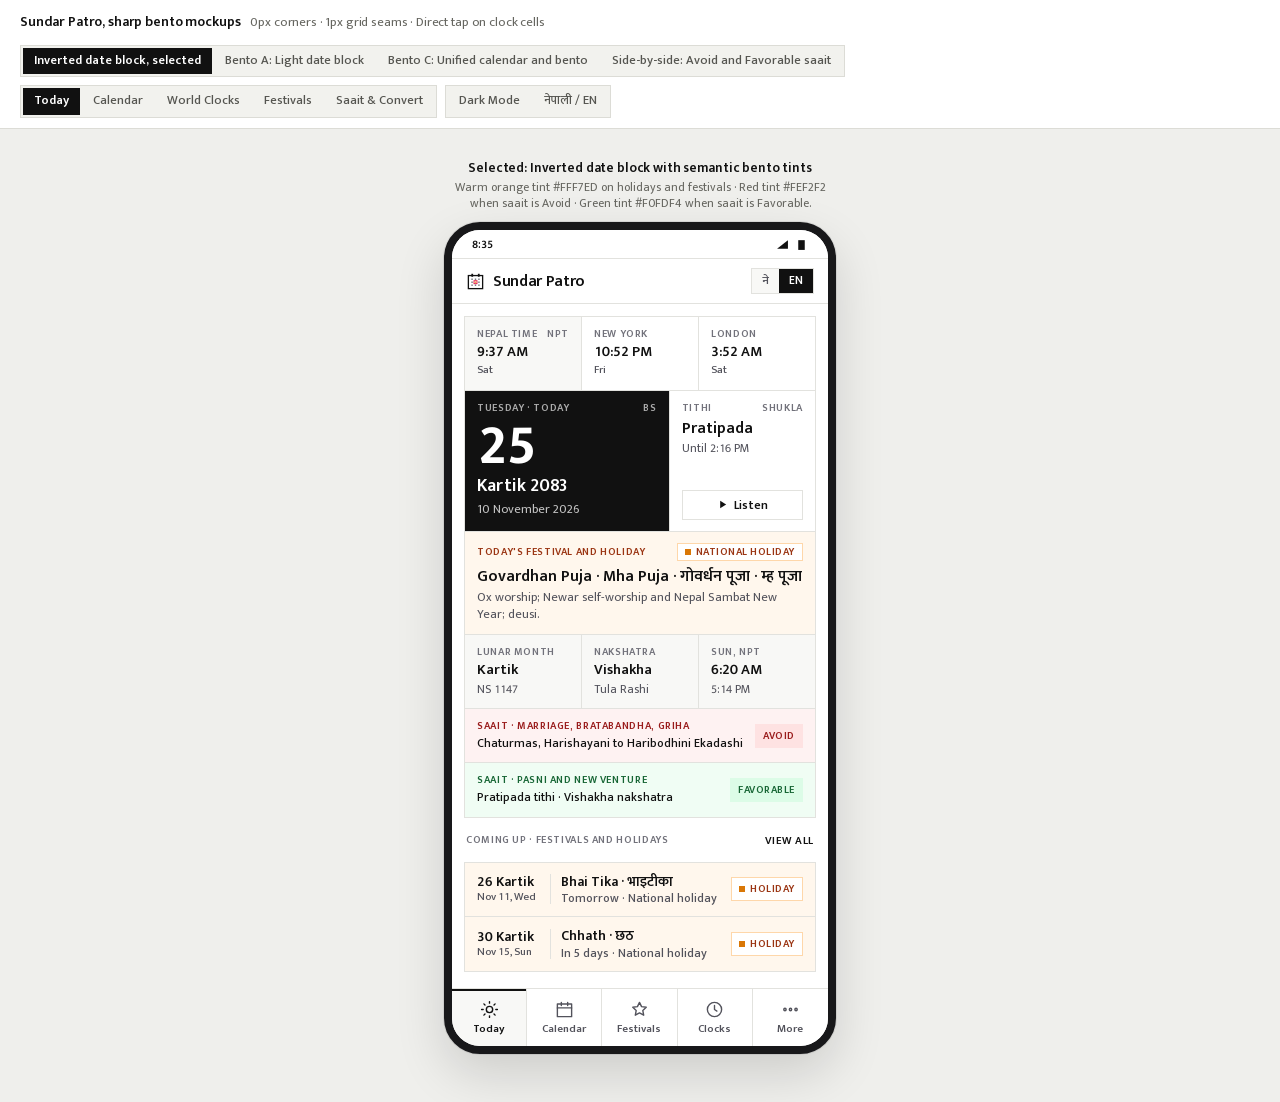
<file: ui-prototypes.html>
<!DOCTYPE html>
<html lang="en">
<head>
  <meta charset="UTF-8">
  <meta name="viewport" content="width=device-width, initial-scale=1.0">
  <title>Sundar Patro, sharp bento prototypes</title>
  <link rel="stylesheet" href="app/src/main/assets/fonts/mukta.css">
  <style>
    :root {
      --bg: #efefec;
      --bar-bg: #ffffff;
      --bar-border: #dcdcd6;
      --ink: #111111;
      --muted: #666660;
      --font-ui: "Mukta", -apple-system, BlinkMacSystemFont, "Segoe UI", Roboto, sans-serif;
    }

    * { box-sizing: border-box; margin: 0; padding: 0; -webkit-tap-highlight-color: transparent; }

    body {
      background: var(--bg);
      color: var(--ink);
      font-family: var(--font-ui);
      min-height: 100vh;
      display: flex;
      flex-direction: column;
      -webkit-font-smoothing: antialiased;
    }

    /* TOP SWITCHER BAR */
    .switcher-bar {
      position: sticky;
      top: 0;
      z-index: 100;
      background: var(--bar-bg);
      border-bottom: 1px solid var(--bar-border);
      padding: 10px 20px;
      display: flex;
      flex-wrap: wrap;
      align-items: center;
      justify-content: space-between;
      gap: 12px;
    }

    .switcher-title {
      font-size: 14px;
      font-weight: 600;
      color: var(--ink);
      letter-spacing: -0.01em;
      display: flex;
      align-items: center;
      gap: 10px;
    }
    .switcher-title span.sub {
      color: var(--muted);
      font-weight: 400;
      font-size: 13px;
    }

    .switcher-controls {
      display: flex;
      flex-wrap: wrap;
      align-items: center;
      gap: 8px;
    }

    .seg {
      display: inline-flex;
      background: #f2f2ee;
      border: 1px solid #dcdcd6;
      border-radius: 0px;
      padding: 2px;
      gap: 2px;
    }
    .seg-btn {
      appearance: none;
      border: 0;
      background: transparent;
      color: #555550;
      font: 500 12.5px/1.3 var(--font-ui);
      padding: 5px 11px;
      border-radius: 0px;
      cursor: pointer;
      white-space: nowrap;
    }
    .seg-btn:hover { color: #111; }
    .seg-btn.active {
      background: #111111;
      color: #ffffff;
      font-weight: 600;
    }

    /* STAGE */
    .stage {
      flex: 1;
      display: flex;
      flex-wrap: wrap;
      justify-content: center;
      align-items: flex-start;
      gap: 32px;
      padding: 28px 20px 48px;
      max-width: 1440px;
      margin: 0 auto;
      width: 100%;
    }

    .device-col {
      display: flex;
      flex-direction: column;
      align-items: center;
      gap: 10px;
    }
    .device-meta {
      text-align: center;
      max-width: 392px;
    }
    .device-meta .d-title {
      font-size: 13.5px;
      font-weight: 600;
      color: #111;
      letter-spacing: -0.01em;
    }
    .device-meta .d-note {
      font-size: 12px;
      color: #666660;
      line-height: 1.4;
    }

    /* HARDWARE FRAME */
    .device {
      width: 392px;
      height: 832px;
      border-radius: 36px;
      border: 8px solid #18181a;
      box-shadow: 0 20px 50px rgba(0,0,0,0.14), 0 0 0 1px rgba(0,0,0,0.08);
      overflow: hidden;
      display: flex;
      flex-direction: column;
      position: relative;
      background: var(--canvas);
      color: var(--body);
    }

    /* ============================================================================
       TOKENS FOR SHARP BENTO SYSTEM (0px - 2px CORNERS, 1px HAIRLINE GRID)
       ============================================================================ */
    .device {
      --canvas: #ffffff;
      --grid-bg: #e2e2de;      /* 1px gap color between Bento cells */
      --cell-bg: #ffffff;
      --cell-soft: #f8f8f6;
      --cell-active: #111111;
      --cell-active-fg: #ffffff;
      --ink: #111111;
      --body: #18181b;
      --muted: #52525b;
      --muted-soft: #71717a;
      --sat-fg: #c81e1e;
      --dot-hol: #d97706;
      --dot-fest: #d97706;
      --dot-lunar: #059669;
      /* Slight warm orangish tint for holidays & festivals */
      --fest-tint-bg: #fff7ed;
      --fest-tint-fg: #9a3412;
      --fest-tint-border: #fed7aa;
      /* Slight green when Saait is Favorable / Not Avoid */
      --saait-good-bg: #f0fdf4;
      --saait-good-fg: #166534;
      --saait-good-badge: #dcfce7;
      /* Slight red when Saait is Avoid */
      --saait-avoid-bg: #fef2f2;
      --saait-avoid-fg: #991b1b;
      --saait-avoid-badge: #fee2e2;
      --fav-fg: #166534;
      --fav-bg: #f0fdf4;
    }

    .device[data-theme="dark"] {
      --canvas: #121212;
      --grid-bg: #2a2a28;
      --cell-bg: #161615;
      --cell-soft: #1c1c1a;
      --cell-active: #f5f5f3;
      --cell-active-fg: #121212;
      --ink: #f5f5f3;
      --body: #e4e4e0;
      --muted: #a1a19a;
      --muted-soft: #71716a;
      --sat-fg: #f87171;
      --dot-hol: #fb923c;
      --dot-fest: #fbbf24;
      --dot-lunar: #34d399;
      /* Slight warm orangish tint for holidays & festivals in dark mode */
      --fest-tint-bg: #231a12;
      --fest-tint-fg: #fdba74;
      --fest-tint-border: #432c18;
      /* Slight green when Saait is Favorable / Not Avoid in dark mode */
      --saait-good-bg: #112218;
      --saait-good-fg: #86efac;
      --saait-good-badge: #163322;
      /* Slight red when Saait is Avoid in dark mode */
      --saait-avoid-bg: #251416;
      --saait-avoid-fg: #fca5a5;
      --saait-avoid-badge: #3b191d;
      --fav-fg: #86efac;
      --fav-bg: #112218;
    }

    /* Variant C: Warm Archival Paper Bento */
    .device.bento-paper:not([data-theme="dark"]) {
      --canvas: #f9f7f2;
      --grid-bg: #dcd7cc;
      --cell-bg: #fcfbf8;
      --cell-soft: #f3EFE6;
      --ink: #181715;
      --body: #262421;
      --muted: #5c5852;
      --muted-soft: #858078;
    }

    /* Status bar */
    .d-status {
      height: 28px;
      padding: 0 20px;
      display: flex;
      align-items: center;
      justify-content: space-between;
      font-size: 11.5px;
      font-weight: 600;
      color: var(--ink);
      background: var(--cell-bg);
      flex-shrink: 0;
      font-variant-numeric: tabular-nums;
    }
    .d-status-right {
      display: flex;
      align-items: center;
      gap: 6px;
    }
    .d-status-right svg {
      width: 13px;
      height: 13px;
      fill: currentColor;
    }

    /* Top Header, Sharp Bento Style */
    .d-header {
      height: 46px;
      padding: 0 14px;
      display: flex;
      align-items: center;
      justify-content: space-between;
      border-top: 1px solid var(--grid-bg);
      border-bottom: 1px solid var(--grid-bg);
      background: var(--cell-bg);
      flex-shrink: 0;
    }
    .d-wordmark {
      display: flex;
      align-items: center;
      gap: 8px;
      font-size: 16px;
      font-weight: 600;
      color: var(--ink);
      letter-spacing: -0.02em;
    }
    .d-lang-sharp {
      display: inline-flex;
      border: 1px solid var(--grid-bg);
      background: var(--cell-soft);
    }
    .d-lang-sharp button {
      appearance: none;
      border: 0;
      background: transparent;
      color: var(--muted);
      font: 600 11.5px/1 var(--font-ui);
      padding: 6px 10px;
      cursor: pointer;
    }
    .d-lang-sharp button.active {
      background: var(--ink);
      color: var(--cell-bg);
    }

    /* Main Scroll Area */
    .d-scroll {
      flex: 1;
      overflow-y: auto;
      overflow-x: hidden;
      padding: 12px 12px 24px;
      display: flex;
      flex-direction: column;
      gap: 12px;
      background: var(--canvas);
      scrollbar-width: none;
    }
    .d-scroll::-webkit-scrollbar { display: none; }

    /* Sharp Bottom Tab Bar */
    .d-tabbar {
      height: 58px;
      background: var(--cell-bg);
      border-top: 1px solid var(--grid-bg);
      display: grid;
      grid-template-columns: repeat(5, 1fr);
      flex-shrink: 0;
    }
    .d-tb {
      appearance: none;
      border: 0;
      border-right: 1px solid var(--grid-bg);
      background: transparent;
      color: var(--muted);
      font: 600 11px/1.15 var(--font-ui);
      display: flex;
      flex-direction: column;
      align-items: center;
      justify-content: center;
      gap: 4px;
      cursor: pointer;
      position: relative;
    }
    .d-tb:last-child { border-right: 0; }
    .d-tb svg {
      width: 19px;
      height: 19px;
      fill: none;
      stroke: currentColor;
      stroke-width: 1.75;
      stroke-linecap: round;
      stroke-linejoin: round;
    }
    .d-tb.active {
      color: var(--ink);
      background: var(--cell-soft);
    }
    .d-tb.active::before {
      content: "";
      position: absolute;
      top: 0;
      left: 0;
      right: 0;
      height: 2px;
      background: var(--ink);
    }

    /* ============================================================================
       SHARP ARCHITECTURAL BENTO GRID SYSTEM (0px CORNERS, 1px EXPOSED SEAMS)
       ============================================================================ */
    .bento-board {
      display: grid;
      grid-template-columns: repeat(12, 1fr);
      gap: 1px;
      background: var(--grid-bg);
      border: 1px solid var(--grid-bg);
    }

    .b-cell {
      background: var(--cell-bg);
      padding: 11px 12px;
      display: flex;
      flex-direction: column;
      justify-content: space-between;
      min-width: 0;
      position: relative;
    }
    .b-cell.soft {
      background: var(--cell-soft);
    }
    .b-cell.tint-fest {
      background: var(--fest-tint-bg);
    }
    .b-cell.tint-saait-avoid {
      background: var(--saait-avoid-bg);
    }
    .b-cell.tint-saait-good {
      background: var(--saait-good-bg);
    }
    .b-cell.inverted {
      background: var(--cell-active);
      color: var(--cell-active-fg);
    }
    .b-cell.clickable {
      cursor: pointer;
    }
    .b-cell.clickable:hover {
      background: var(--cell-soft);
    }

    .span-12 { grid-column: span 12; }
    .span-8  { grid-column: span 8; }
    .span-7  { grid-column: span 7; }
    .span-6  { grid-column: span 6; }
    .span-5  { grid-column: span 5; }
    .span-4  { grid-column: span 4; }
    .span-3  { grid-column: span 3; }

    /* Bento Micro Labels (Swiss Technical Uppercase) */
    .b-label {
      font-size: 10.5px;
      font-weight: 600;
      text-transform: uppercase;
      letter-spacing: 0.06em;
      color: var(--muted-soft);
      line-height: 1.2;
      display: flex;
      align-items: center;
      justify-content: space-between;
      gap: 4px;
    }
    .b-cell.inverted .b-label {
      color: rgba(255,255,255,0.65);
    }
    .device[data-theme="dark"] .b-cell.inverted .b-label {
      color: rgba(0,0,0,0.65);
    }

    .b-val-lg {
      font-size: 16px;
      font-weight: 600;
      color: var(--ink);
      line-height: 1.25;
      margin-top: 4px;
      font-variant-numeric: tabular-nums;
    }
    .b-val-md {
      font-size: 14.5px;
      font-weight: 600;
      color: var(--ink);
      line-height: 1.25;
      margin-top: 3px;
      font-variant-numeric: tabular-nums;
    }
    .b-sub {
      font-size: 12px;
      color: var(--muted);
      line-height: 1.3;
      margin-top: 2px;
      font-variant-numeric: tabular-nums;
    }

    /* World Clocks Bento Row (3 Equal Sharp Cells: Nepal + City 1 + City 2) */
    .b-clock-time {
      font-size: 14.5px;
      font-weight: 600;
      color: var(--ink);
      font-variant-numeric: tabular-nums;
      line-height: 1.2;
      margin-top: 3px;
      white-space: nowrap;
    }
    .b-clock-dow {
      font-size: 11px;
      color: var(--muted);
      font-weight: 500;
    }

    /* Big Date Hero Cell inside Bento */
    .b-hero-num {
      font-size: 56px;
      font-weight: 700;
      line-height: 0.92;
      letter-spacing: -0.04em;
      color: var(--ink);
      font-variant-numeric: tabular-nums;
      margin: 6px 0 4px;
    }
    .b-cell.inverted .b-hero-num {
      color: var(--cell-active-fg);
    }

    /* Sharp Audio Listen Button */
    .btn-sharp {
      appearance: none;
      border: 1px solid var(--grid-bg);
      background: var(--cell-bg);
      color: var(--ink);
      font: 600 12px/1 var(--font-ui);
      height: 30px;
      padding: 0 10px;
      display: inline-flex;
      align-items: center;
      justify-content: center;
      gap: 6px;
      cursor: pointer;
      border-radius: 0px;
      white-space: nowrap;
    }
    .btn-sharp:hover {
      background: var(--cell-soft);
    }
    .btn-sharp.solid {
      background: var(--ink);
      color: var(--cell-bg);
      border-color: var(--ink);
    }
    .btn-sharp svg {
      width: 11px;
      height: 11px;
      fill: currentColor;
    }

    /* Sharp Indicator Tag */
    .tag-sharp {
      display: inline-flex;
      align-items: center;
      gap: 5px;
      font-size: 10.5px;
      font-weight: 600;
      text-transform: uppercase;
      letter-spacing: 0.05em;
      padding: 2px 7px;
      border: 1px solid var(--grid-bg);
      background: var(--cell-soft);
      color: var(--ink);
      white-space: nowrap;
    }
    .tag-sharp i {
      width: 6px;
      height: 6px;
      display: inline-block;
    }

    /* ============================================================================
       SHARP BENTO CALENDAR GRID (0px CORNERS, 1px HAIRLINES)
       ============================================================================ */
    .bento-cal-header {
      display: grid;
      grid-template-columns: 1fr auto;
      gap: 1px;
      background: var(--grid-bg);
      border: 1px solid var(--grid-bg);
      border-bottom: 0;
    }
    .bento-cal-nav {
      display: grid;
      grid-template-columns: auto 38px 38px;
      gap: 1px;
      background: var(--grid-bg);
    }
    .bento-nav-btn {
      appearance: none;
      border: 0;
      background: var(--cell-bg);
      color: var(--ink);
      font: 600 13px/1 var(--font-ui);
      padding: 0 12px;
      display: grid;
      place-items: center;
      cursor: pointer;
    }
    .bento-nav-btn:hover {
      background: var(--cell-soft);
    }

    .bento-cal-grid {
      display: grid;
      grid-template-columns: repeat(7, 1fr);
      gap: 1px;
      background: var(--grid-bg);
      border: 1px solid var(--grid-bg);
    }
    .bento-dow-cell {
      background: var(--cell-soft);
      padding: 7px 2px;
      text-align: center;
      font-size: 11px;
      font-weight: 600;
      text-transform: uppercase;
      letter-spacing: 0.05em;
      color: var(--muted);
    }
    .bento-dow-cell.sat { color: var(--sat-fg); }

    .bento-day-cell {
      appearance: none;
      border: 0;
      background: var(--cell-bg);
      min-height: 58px;
      padding: 5px 5px 4px;
      display: flex;
      flex-direction: column;
      justify-content: space-between;
      cursor: pointer;
      font-family: var(--font-ui);
      position: relative;
      text-align: left;
    }
    .bento-day-cell.blank {
      background: var(--cell-soft);
      cursor: default;
    }
    .bento-day-cell.fest-cell {
      background: var(--fest-tint-bg);
    }
    .bento-day-top {
      display: flex;
      align-items: baseline;
      justify-content: space-between;
      width: 100%;
    }
    .bento-day-cell .bs-n {
      font-size: 18px;
      font-weight: 600;
      color: var(--ink);
      line-height: 1;
      font-variant-numeric: tabular-nums;
    }
    .bento-day-cell.sat .bs-n {
      color: var(--sat-fg);
    }
    .bento-day-cell .ad-n {
      font-size: 10px;
      font-weight: 500;
      color: var(--muted-soft);
      font-variant-numeric: tabular-nums;
    }
    .bento-day-cell .ti-n {
      font-size: 9.5px;
      font-weight: 500;
      color: var(--muted);
      white-space: nowrap;
      overflow: hidden;
      text-overflow: ellipsis;
      width: 100%;
    }
    .bento-day-cell .sq-dot {
      width: 5px;
      height: 5px;
      position: absolute;
      bottom: 5px;
      right: 5px;
    }

    /* Sharp High-Contrast Today Cell */
    .bento-day-cell.today {
      background: var(--cell-active);
    }
    .bento-day-cell.today .bs-n,
    .bento-day-cell.today .ad-n,
    .bento-day-cell.today .ti-n {
      color: var(--cell-active-fg);
    }

    /* Sharp Selected Cell Outline */
    .bento-day-cell.selected {
      box-shadow: inset 0 0 0 2px var(--ink);
      z-index: 1;
    }

    /* Sharp List Table (Upcoming, Festivals, Saait) */
    .bento-list {
      display: grid;
      grid-template-columns: 1fr;
      gap: 1px;
      background: var(--grid-bg);
      border: 1px solid var(--grid-bg);
    }
    .bento-row {
      appearance: none;
      border: 0;
      background: var(--cell-bg);
      padding: 10px 12px;
      display: grid;
      grid-template-columns: 74px 1fr auto;
      align-items: center;
      gap: 10px;
      text-align: left;
      font-family: var(--font-ui);
      cursor: pointer;
    }
    .bento-row:hover {
      background: var(--cell-soft);
    }
    .bento-row.fest-row {
      background: var(--fest-tint-bg);
    }
    .bento-row.saait-good-row {
      background: var(--saait-good-bg);
    }
    .bento-row.saait-avoid-row {
      background: var(--saait-avoid-bg);
    }
    .bento-row .r-dt {
      font-size: 14px;
      font-weight: 600;
      color: var(--ink);
      line-height: 1.2;
      font-variant-numeric: tabular-nums;
      border-right: 1px solid var(--grid-bg);
      padding-right: 8px;
    }
    .bento-row .r-dt small {
      display: block;
      font-size: 11px;
      font-weight: 500;
      color: var(--muted);
    }
    .bento-row .r-nm {
      font-size: 14px;
      font-weight: 600;
      color: var(--ink);
      line-height: 1.25;
      min-width: 0;
    }
    .bento-row .r-nm small {
      display: block;
      font-size: 12px;
      font-weight: 500;
      color: var(--muted);
      margin-top: 1px;
    }
  </style>
</head>
<body>

  <!-- TOP SWITCHER BAR -->
  <header class="switcher-bar">
    <div class="switcher-title">
      <span>Sundar Patro, sharp bento mockups</span>
      <span class="sub">0px corners · 1px grid seams · Direct tap on clock cells</span>
    </div>

    <div class="switcher-controls">
      <div class="seg" role="group" aria-label="Bento Variant">
        <button class="seg-btn active" data-proto="bento-b" onclick="setProto('bento-b')">Inverted date block, selected</button>
        <button class="seg-btn" data-proto="bento-a" onclick="setProto('bento-a')">Bento A: Light date block</button>
        <button class="seg-btn" data-proto="bento-c" onclick="setProto('bento-c')">Bento C: Unified calendar and bento</button>
        <button class="seg-btn" data-proto="compare" onclick="setProto('compare')">Side-by-side: Avoid and Favorable saait</button>
      </div>

      <div class="seg" role="group" aria-label="Screen">
        <button class="seg-btn active" data-screen="today" onclick="setScreen('today')">Today</button>
        <button class="seg-btn" data-screen="month" onclick="setScreen('month')">Calendar</button>
        <button class="seg-btn" data-screen="clocks" onclick="setScreen('clocks')">World Clocks</button>
        <button class="seg-btn" data-screen="festivals" onclick="setScreen('festivals')">Festivals</button>
        <button class="seg-btn" data-screen="auspicious" onclick="setScreen('auspicious')">Saait &amp; Convert</button>
      </div>

      <div class="seg">
        <button class="seg-btn" id="themeToggle" onclick="toggleTheme()">Dark Mode</button>
        <button class="seg-btn" id="langToggle" onclick="toggleLang()">नेपाली / EN</button>
      </div>
    </div>
  </header>

  <!-- MAIN STAGE -->
  <main class="stage" id="stage"></main>

  <script>
    // ============================================================================
    // AUTHENTIC WORLD CLOCKS ENGINE FROM index.html
    // ============================================================================
    const NEPAL_TZ = 'Asia/Kathmandu', MAX_CLOCKS = 2;
    const CITIES = [
      ['America/Los_Angeles','Los Angeles','लस एन्जलस'],
      ['America/Phoenix','Phoenix','फिनिक्स'],
      ['America/Denver','Denver','डेन्भर'],
      ['America/Chicago','Chicago','शिकागो'],
      ['America/New_York','New York','न्युयोर्क'],
      ['America/Toronto','Toronto','टोरन्टो'],
      ['Europe/London','London','लन्डन'],
      ['Europe/Lisbon','Lisbon','लिस्बन'],
      ['Europe/Paris','Paris','पेरिस'],
      ['Europe/Berlin','Berlin','बर्लिन'],
      ['Asia/Riyadh','Riyadh','रियाद'],
      ['Asia/Kuwait','Kuwait','कुवेत'],
      ['Asia/Qatar','Doha','दोहा'],
      ['Asia/Dubai','Dubai','दुबई'],
      ['Asia/Kolkata','New Delhi','नयाँ दिल्ली'],
      ['Asia/Kuala_Lumpur','Kuala Lumpur','क्वालालम्पुर'],
      ['Asia/Hong_Kong','Hong Kong','हङकङ'],
      ['Australia/Perth','Perth','पर्थ'],
      ['Asia/Seoul','Seoul','सोल'],
      ['Asia/Tokyo','Tokyo','टोकियो'],
      ['Australia/Sydney','Sydney','सिड्नी'],
      ['Pacific/Auckland','Auckland','अकल्यान्ड']
    ];
    const CITY = Object.fromEntries(CITIES.map(([z, en, ne]) => [z, { en, ne }]));
    const DOW_SHORT_NE = ['आइत','सोम','मंगल','बुध','बिही','शुक्र','शनि'];
    const DOW_SHORT_EN = ['Sun','Mon','Tue','Wed','Thu','Fri','Sat'];
    const DOW_NE = ['आइतबार','सोमबार','मंगलबार','बुधबार','बिहीबार','शुक्रबार','शनिबार'];
    const DOW_EN = ['Sunday','Monday','Tuesday','Wednesday','Thursday','Friday','Saturday'];
    const NE_DIGITS = '०१२३४५६७८९';
    const toNe = n => String(n).replace(/\d/g, d => NE_DIGITS[d]);

    let clocks = ['America/New_York', 'Europe/London', 'Australia/Sydney', 'Asia/Tokyo'];
    try {
      const s = JSON.parse(localStorage.getItem('patro-clocks') || 'null');
      if (Array.isArray(s) && s.length > 0) {
        clocks = [...new Set(s)].filter(z => CITY[z]);
      }
    } catch (e) {}

    function saveClocks() {
      try { localStorage.setItem('patro-clocks', JSON.stringify(clocks)); } catch (e) {}
    }

    function getClockParts(tz, isNe) {
      try {
        const fmt = new Intl.DateTimeFormat('en-US', {
          timeZone: tz,
          hourCycle: 'h23',
          weekday: 'short',
          hour: 'numeric',
          minute: 'numeric'
        });
        const p = {};
        for (const x of fmt.formatToParts(new Date())) p[x.type] = x.value;
        const h = +p.hour % 24, m = +p.minute;
        const dowIdx = ['Sun','Mon','Tue','Wed','Thu','Fri','Sat'].indexOf(p.weekday);
        const dow = (isNe ? DOW_SHORT_NE : DOW_SHORT_EN)[dowIdx >= 0 ? dowIdx : 3];
        const h12 = h % 12 || 12, mm = String(m).padStart(2, '0');
        if (isNe) {
          const per = h < 4 ? 'राति' : h < 12 ? 'बिहान' : h < 16 ? 'दिउँसो' : h < 20 ? 'बेलुका' : 'राति';
          return { time: `${toNe(h12)}:${toNe(mm)}`, sub: `${dow} · ${per}`, full: `${dow} ${per} ${toNe(h12)}:${toNe(mm)}` };
        }
        return { time: `${h12}:${mm} ${h < 12 ? 'AM' : 'PM'}`, sub: dow, full: `${dow} ${h12}:${mm} ${h < 12 ? 'AM' : 'PM'}` };
      } catch (e) {
        return { time: '8:35 AM', sub: 'Wed', full: 'Wed 8:35 AM' };
      }
    }

    // ============================================================================
    // AUTHENTIC KARTIK 2083 DATA
    // ============================================================================
    const KARTIK_DAYS = [
      {d:1, ad:17, adM:"Oct", ne:"षष्ठी", en:"Shashthi", pak:"Shukla"},
      {d:2, ad:18, ne:"सप्तमी", en:"Saptami", pak:"Shukla", hol:true, evNe:"फूलपाती", evEn:"Fulpati", cat:"festival", descNe:"दशैंको सातौं दिन; फूलपाती भित्र्याइन्छ।", descEn:"Seventh day of Dashain; Fulpati procession."},
      {d:3, ad:19, ne:"अष्टमी", en:"Ashtami", pak:"Shukla", hol:true, evNe:"महाअष्टमी", evEn:"Maha Ashtami", cat:"festival", descNe:"कालरात्रि; दुर्गा बलि।", descEn:"Kalratri; Durga sacrifices."},
      {d:4, ad:20, ne:"नवमी", en:"Navami", pak:"Shukla", hol:true, evNe:"महानवमी", evEn:"Maha Navami", cat:"festival", descNe:"सवारी र औजारको पूजा; तलेजु खुल्छ।", descEn:"Vehicles and tools blessed; Taleju open."},
      {d:5, ad:21, ne:"दशमी", en:"Dashami", pak:"Shukla", hol:true, evNe:"विजया दशमी", evEn:"Vijaya Dashami", cat:"festival", descNe:"मान्यजनबाट टीका र जमरा; दशैंको मुख्य दिन।", descEn:"Tika and jamara from elders; main day of Dashain."},
      {d:6, ad:22, ne:"एकादशी", en:"Ekadashi", pak:"Shukla", hol:true, evNe:"एकादशी", evEn:"Ekadashi (Dashain)", cat:"festival", descNe:"टीका जारी; दशैं बिदा।", descEn:"Tika continues; Dashain holiday."},
      {d:7, ad:23, ne:"द्वादशी", en:"Dwadashi", pak:"Shukla"},
      {d:8, ad:24, ne:"त्रयोदशी", en:"Trayodashi", pak:"Shukla"},
      {d:9, ad:25, ne:"चतुर्दशी", en:"Chaturdashi", pak:"Shukla", hol:true, evNe:"कोजाग्रत पूर्णिमा", evEn:"Kojagrat Purnima", cat:"festival", descNe:"दशैंको अन्तिम दिन; लक्ष्मी जाग्राम।", descEn:"Last day of Dashain; Laxmi stays awake."},
      {d:10, ad:26, ne:"पूर्णिमा", en:"Purnima", pak:"Shukla"},
      {d:11, ad:27, ne:"प्रतिपदा", en:"Pratipada", pak:"Krishna"},
      {d:12, ad:28, ne:"तृतीया", en:"Tritiya", pak:"Krishna"},
      {d:13, ad:29, ne:"चतुर्थी", en:"Chaturthi", pak:"Krishna"},
      {d:14, ad:30, ne:"पञ्चमी", en:"Panchami", pak:"Krishna"},
      {d:15, ad:31, ne:"षष्ठी", en:"Shashthi", pak:"Krishna"},
      {d:16, ad:1, adM:"Nov", ne:"सप्तमी", en:"Saptami", pak:"Krishna"},
      {d:17, ad:2, ne:"अष्टमी", en:"Ashtami", pak:"Krishna"},
      {d:18, ad:3, ne:"नवमी", en:"Navami", pak:"Krishna"},
      {d:19, ad:4, ne:"दशमी", en:"Dashami", pak:"Krishna"},
      {d:20, ad:5, ne:"एकादशी", en:"Ekadashi", pak:"Krishna"},
      {d:21, ad:6, ne:"द्वादशी", en:"Dwadashi", pak:"Krishna"},
      {d:22, ad:7, ne:"त्रयोदशी", en:"Trayodashi", pak:"Krishna", evNe:"काग तिहार", evEn:"Kaag Tihar", cat:"festival", descNe:"तिहार सुरु; कागलाई भोग।", descEn:"Tihar begins; offerings to crows."},
      {d:23, ad:8, ne:"चतुर्दशी", en:"Chaturdashi", pak:"Krishna", hol:true, evNe:"कुकुर तिहार · लक्ष्मी पूजा", evEn:"Kukur Tihar · Laxmi Puja", cat:"festival", descNe:"लक्ष्मीका लागि दीप; बिहान गाई पूजा; भैलो।", descEn:"Lamps lit for Laxmi; cows worshipped in the morning; bhailo."},
      {d:24, ad:9, ne:"औंसी", en:"Amavasya", pak:"Krishna"},
      {d:25, ad:10, ne:"प्रतिपदा", en:"Pratipada", pak:"Shukla", today:true, hol:true, evNe:"गोवर्धन पूजा · म्ह पूजा", evEn:"Govardhan Puja · Mha Puja", cat:"festival", descNe:"गोरु पूजा; नेवार म्ह पूजा र नेपाल सम्वत् नयाँ वर्ष; देउसी।", descEn:"Ox worship; Newar self-worship and Nepal Sambat New Year; deusi."},
      {d:26, ad:11, ne:"द्वितीया", en:"Dwitiya", pak:"Shukla", hol:true, evNe:"भाइटीका", evEn:"Bhai Tika", cat:"festival", descNe:"दिदीबहिनीले दाजुभाइलाई सप्तरंगी टीका; तिहारको अन्तिम दिन।", descEn:"Sisters apply saptarangi tika to brothers; last day of Tihar."},
      {d:27, ad:12, ne:"तृतीया", en:"Tritiya", pak:"Shukla"},
      {d:28, ad:13, ne:"चतुर्थी", en:"Chaturthi", pak:"Shukla"},
      {d:29, ad:14, ne:"पञ्चमी", en:"Panchami", pak:"Shukla"},
      {d:30, ad:15, ne:"षष्ठी", en:"Shashthi", pak:"Shukla", hol:true, evNe:"छठ", evEn:"Chhath", cat:"festival", descNe:"नदी र पोखरीमा सूर्य पूजा; सन्ध्या र उषा अर्घ्य।", descEn:"Sun worship at rivers and ponds, Sandhya and Usha arghya."}
    ];

    let state = {
      proto: 'bento-b', // 'bento-b' | 'bento-a' | 'bento-c' | 'compare'
      screen: 'today',  // 'today' | 'month' | 'clocks' | 'festivals' | 'auspicious'
      theme: 'light',   // 'light' | 'dark'
      lang: 'en',       // 'en' | 'ne'
      selDay: 25,
      saaitCeremony: 'marriage',
      previewGoodSaait: false // Toggle to preview both Slight Red (Avoid) and Slight Green (Not Avoid) on Today
    };

    const SVG_BRAND = `<svg width="19" height="19" viewBox="0 0 32 32" fill="none" aria-hidden="true"><rect x="4" y="6" width="24" height="22" stroke="currentColor" stroke-width="2.2"/><rect x="9" y="3" width="3" height="5" fill="currentColor"/><rect x="20" y="3" width="3" height="5" fill="currentColor"/><rect x="9" y="11" width="2.4" height="2.4" fill="var(--muted-soft)"/><rect x="14.8" y="11" width="2.4" height="2.4" fill="var(--muted-soft)"/><rect x="20.6" y="11" width="2.4" height="2.4" fill="var(--muted-soft)"/><rect x="9" y="16" width="2.4" height="2.4" fill="var(--muted-soft)"/><rect x="13.5" y="14.7" width="5" height="5" stroke="#E11D48" stroke-width="1.6" fill="none"/><rect x="15" y="16.2" width="2" height="2" fill="#F59E0B"/><rect x="20.6" y="16" width="2.4" height="2.4" fill="var(--muted-soft)"/><rect x="9" y="21" width="2.4" height="2.4" fill="var(--muted-soft)"/><rect x="14.8" y="21" width="2.4" height="2.4" fill="var(--muted-soft)"/><rect x="20.6" y="21" width="2.4" height="2.4" fill="var(--muted-soft)"/></svg>`;
    const SVG_PLAY = `<svg viewBox="0 0 24 24" aria-hidden="true"><polygon points="7,4 20,12 7,20"/></svg>`;
    const SVG_CLOCK = `<svg viewBox="0 0 24 24" aria-hidden="true"><circle cx="12" cy="12" r="9"/><path d="M12 7v5l3 2"/></svg>`;

    function getDay(d) {
      return KARTIK_DAYS.find(x => x.d === d) || KARTIK_DAYS[24];
    }
    function getDow(d) {
      return (6 + d - 1) % 7; // 1 Kartik 2083 = Saturday (6)
    }

    // ============================================================================
    // WORLD CLOCKS BENTO ROW: CLEAN CLOCK CARDS WITHOUT CLOCKS 2/2 BUTTON
    // Tapping any clock cell jumps to World Clocks if the user wants to edit
    // ============================================================================
    function buildClocksBentoRow() {
      const ne = state.lang === 'ne';
      const npt = getClockParts(NEPAL_TZ, ne);
      const topTwo = clocks.slice(0, 2);
      const colSpan = topTwo.length === 2 ? 'span-4' : topTwo.length === 1 ? 'span-6' : 'span-12';

      return `
        <div class="b-cell soft ${colSpan} clickable" onclick="setScreen('clocks')">
          <div class="b-label"><span>${ne ? 'नेपाल समय' : 'Nepal Time'}</span><span>NPT</span></div>
          <div class="b-clock-time">${npt.time}</div>
          <div class="b-clock-dow">${npt.sub}</div>
        </div>
        ${topTwo.map(tz => {
          const c = getClockParts(tz, ne);
          const name = ne ? CITY[tz].ne : CITY[tz].en;
          return `
            <div class="b-cell ${colSpan} clickable" onclick="setScreen('clocks')">
              <div class="b-label"><span>${name}</span></div>
              <div class="b-clock-time">${c.time}</div>
              <div class="b-clock-dow">${c.sub}</div>
            </div>
          `;
        }).join('')}
      `;
    }

    // ============================================================================
    // BENTO A: MODULAR ARCHITECTURAL BENTO GRID (DAYLIGHT & OBSIDIAN)
    // ============================================================================
    function buildBentoADevice(invertedHero = true, forceGoodSaait = null) {
      const ne = state.lang === 'ne';
      const today = getDay(25);
      const isGoodSaait = forceGoodSaait !== null ? forceGoodSaait : state.previewGoodSaait;

      let content = '';
      if (state.screen === 'today') {
        content = `
          <!-- MAIN 12-COLUMN SHARP BENTO BOARD -->
          <div class="bento-board">

            <!-- ROW 1: WORLD CLOCKS (3 EQUAL SHARP CELLS: NEPAL + 2 CITIES, NO 2/2 BUTTON) -->
            ${buildClocksBentoRow()}

            <!-- ROW 2: HERO DATE CELL (7 COLS) + TITHI / AUDIO CELL (5 COLS) -->
            <div class="b-cell ${invertedHero ? 'inverted' : ''} span-7">
              <div class="b-label">
                <span>${ne ? 'मंगलबार · आज' : 'TUESDAY · TODAY'}</span>
                <span>${ne ? 'वि.सं.' : 'BS'}</span>
              </div>
              <div class="b-hero-num">${ne ? '२५' : '25'}</div>
              <div>
                <div style="font-size:18px;font-weight:600;line-height:1.2">${ne ? 'कात्तिक २०८३' : 'Kartik 2083'}</div>
                <div style="font-size:12.5px;opacity:0.75;margin-top:1px">${ne ? '१० नोभेम्बर २०२६' : '10 November 2026'}</div>
              </div>
            </div>

            <div class="b-cell span-5" style="justify-content:space-between;gap:8px">
              <div>
                <div class="b-label"><span>${ne ? 'तिथि' : 'TITHI'}</span><span>${ne ? 'शुक्ल' : 'SHUKLA'}</span></div>
                <div class="b-val-lg">${ne ? 'प्रतिपदा' : 'Pratipada'}</div>
                <div class="b-sub">${ne ? 'दिउँसो २:१६ सम्म' : 'Until 2:16 PM'}</div>
              </div>
              <button class="btn-sharp ${invertedHero ? '' : 'solid'}" style="width:100%" onclick="this.classList.toggle('on');this.querySelector('span').textContent=this.classList.contains('on')?(state.lang==='ne'?'रोक्नुहोस्':'Pause'):(state.lang==='ne'?'सुन्नुहोस्':'Listen')">
                ${SVG_PLAY}
                <span>${ne ? 'सुन्नुहोस्' : 'Listen'}</span>
              </button>
            </div>

            <!-- ROW 3: TODAY'S FESTIVAL / HOLIDAY BENTO CELL -->
            <div class="b-cell tint-fest span-12">
              <div class="b-label">
                <span style="color:var(--fest-tint-fg)">${ne ? 'आजको चाडपर्व र बिदा' : 'TODAY\'S FESTIVAL AND HOLIDAY'}</span>
                <span class="tag-sharp" style="background:var(--cell-bg);color:var(--fest-tint-fg);border-color:var(--fest-tint-border)"><i style="background:var(--dot-hol)"></i>${ne ? 'राष्ट्रिय बिदा' : 'NATIONAL HOLIDAY'}</span>
              </div>
              <div class="b-val-lg" style="margin-top:6px;color:var(--ink)">${ne ? today.evNe : today.evEn + ' · ' + today.evNe}</div>
              <div class="b-sub" style="font-size:12.5px;margin-top:3px">${ne ? today.descNe : today.descEn}</div>
            </div>

            <!-- ROW 4: PANCHANG QUADRANTS -->
            <div class="b-cell soft span-4">
              <div class="b-label">${ne ? 'चान्द्र मास' : 'LUNAR MONTH'}</div>
              <div class="b-val-md">${ne ? 'कार्तिक' : 'Kartik'}</div>
              <div class="b-sub">${ne ? 'ने.सं. ११४७' : 'NS 1147'}</div>
            </div>

            <div class="b-cell soft span-4">
              <div class="b-label">${ne ? 'नक्षत्र / राशि' : 'NAKSHATRA'}</div>
              <div class="b-val-md">${ne ? 'विशाखा' : 'Vishakha'}</div>
              <div class="b-sub">${ne ? 'तुला राशि' : 'Tula Rashi'}</div>
            </div>

            <div class="b-cell soft span-4">
              <div class="b-label">${ne ? 'सूर्योदय / अस्त' : 'SUN, NPT'}</div>
              <div class="b-val-md">${ne ? '६:२० बिहान' : '6:20 AM'}</div>
              <div class="b-sub">${ne ? '५:१४ बेलुका' : '5:14 PM'}</div>
            </div>

            <!-- ROW 5: SAAIT VERDICT CELL -->
            ${!isGoodSaait ? `
              <div class="b-cell tint-saait-avoid span-12 clickable" onclick="state.previewGoodSaait=!state.previewGoodSaait;render()" title="Tap to preview Favorable Saait state" style="flex-direction:row;align-items:center;justify-content:space-between;gap:10px">
                <div>
                  <div class="b-label" style="color:var(--saait-avoid-fg)">${ne ? 'शुभ साइत · विवाह, व्रतबन्ध, गृहप्रवेश' : 'SAAIT · MARRIAGE, BRATABANDHA, GRIHA'}</div>
                  <div class="b-sub" style="color:var(--ink);font-weight:500;margin-top:3px">${ne ? 'चातुर्मास, हरिशयनीदेखि हरिबोधिनी एकादशीसम्म' : 'Chaturmas, Harishayani to Haribodhini Ekadashi'}</div>
                </div>
                <span class="tag-sharp" style="background:var(--saait-avoid-badge);color:var(--saait-avoid-fg);border-color:transparent">${ne ? 'वर्जित' : 'AVOID'}</span>
              </div>
              <div class="b-cell tint-saait-good span-12 clickable" onclick="setScreen('auspicious')" style="flex-direction:row;align-items:center;justify-content:space-between;gap:10px">
                <div>
                  <div class="b-label" style="color:var(--saait-good-fg)">${ne ? 'शुभ साइत · पास्नी र शुभ कार्य' : 'SAAIT · PASNI AND NEW VENTURE'}</div>
                  <div class="b-sub" style="color:var(--ink);font-weight:500;margin-top:3px">${ne ? 'प्रतिपदा तिथि · विशाखा नक्षत्र सामान्य वा शुभ' : 'Pratipada tithi · Vishakha nakshatra'}</div>
                </div>
                <span class="tag-sharp" style="background:var(--saait-good-badge);color:var(--saait-good-fg);border-color:transparent">${ne ? 'शुभ / सामान्य' : 'FAVORABLE'}</span>
              </div>
            ` : `
              <div class="b-cell tint-saait-good span-12 clickable" onclick="state.previewGoodSaait=!state.previewGoodSaait;render()" style="flex-direction:row;align-items:center;justify-content:space-between;gap:10px">
                <div>
                  <div class="b-label" style="color:var(--saait-good-fg)">${ne ? 'शुभ साइत · विवाह, व्रतबन्ध, गृहप्रवेश' : 'SAAIT · MARRIAGE, BRATABANDHA, GRIHA'}</div>
                  <div class="b-sub" style="color:var(--ink);font-weight:500;margin-top:3px">${ne ? 'मार्गशीर्ष मास शुभ · दशमी तिथि शुभ · उत्तरभाद्रपद नक्षत्र' : 'Margashirsha month favorable · Dashami tithi favorable'}</div>
                </div>
                <span class="tag-sharp" style="background:var(--saait-good-badge);color:var(--saait-good-fg);border-color:transparent">${ne ? 'शुभ' : 'FAVORABLE'}</span>
              </div>
            `}

          </div>

          <!-- UPCOMING EVENTS SHARP TABLE -->
          <div class="b-label" style="padding:2px 2px 0">
            <span>${ne ? 'आउँदै गरेका चाडपर्व र बिदा' : 'COMING UP · FESTIVALS AND HOLIDAYS'}</span>
            <button onclick="setScreen('festivals')" style="border:0;background:transparent;color:var(--ink);font:600 11px var(--font-ui);cursor:pointer;text-transform:uppercase;letter-spacing:0.05em">${ne ? 'सबै हेर्नुहोस्' : 'VIEW ALL'}</button>
          </div>
          <div class="bento-list">
            <button class="bento-row fest-row" onclick="selectDay(26);setScreen('month')">
              <div class="r-dt">${ne ? '२६ कात्तिक' : '26 Kartik'}<small>${ne ? '११ नोभे, बुध' : 'Nov 11, Wed'}</small></div>
              <div class="r-nm">${ne ? 'भाइटीका' : 'Bhai Tika · भाइटीका'}<small>${ne ? 'भोलि · राष्ट्रिय बिदा' : 'Tomorrow · National holiday'}</small></div>
              <span class="tag-sharp" style="background:var(--cell-bg);color:var(--fest-tint-fg);border-color:var(--fest-tint-border)"><i style="background:var(--dot-hol)"></i>${ne ? 'बिदा' : 'HOLIDAY'}</span>
            </button>
            <button class="bento-row fest-row" onclick="selectDay(30);setScreen('month')">
              <div class="r-dt">${ne ? '३० कात्तिक' : '30 Kartik'}<small>${ne ? '१५ नोभे, आइत' : 'Nov 15, Sun'}</small></div>
              <div class="r-nm">${ne ? 'छठ' : 'Chhath · छठ'}<small>${ne ? '५ दिनमा · राष्ट्रिय बिदा' : 'In 5 days · National holiday'}</small></div>
              <span class="tag-sharp" style="background:var(--cell-bg);color:var(--fest-tint-fg);border-color:var(--fest-tint-border)"><i style="background:var(--dot-hol)"></i>${ne ? 'बिदा' : 'HOLIDAY'}</span>
            </button>
          </div>
        `;
      } else if (state.screen === 'month') {
        content = buildSharpCalendarGrid();
      } else {
        content = buildSharpSecondaryScreens();
      }

      const title = forceGoodSaait === true
        ? 'Inverted date block, favorable saait day'
        : invertedHero
          ? 'Selected: Inverted date block with semantic bento tints'
          : 'Bento A: Light date block with semantic bento tints';
      const note = 'Warm orange tint #FFF7ED on holidays and festivals · Red tint #FEF2F2 when saait is Avoid · Green tint #F0FDF4 when saait is Favorable.';
      return wrapDevice('', title, note, content);
    }

    // ============================================================================
    // BENTO C: UNIFIED CALENDAR + BENTO INSPECTOR
    // ============================================================================
    function buildBentoCDevice() {
      const ne = state.lang === 'ne';
      let content = '';
      if (state.screen === 'today' || state.screen === 'month') {
        content = `
          <!-- World Clocks 3-Col Sharp Bento Row right at top -->
          <div class="bento-board">
            ${buildClocksBentoRow()}
          </div>
          ${buildSharpCalendarGrid(true)}
        `;
      } else {
        content = buildSharpSecondaryScreens();
      }

      return wrapDevice(
        'bento-paper',
        'Bento C: Unified clocks, calendar, and bento sheet',
        'Warm paper #F9F7F2 with the 3-column world clock bento row, 7-column calendar grid, and docked day bento sheet.',
        content
      );
    }

    // ============================================================================
    // SHARP 7-COLUMN CALENDAR GRID + DOCKED BENTO DAY SHEET
    // ============================================================================
    function buildSharpCalendarGrid(compact = false) {
      const ne = state.lang === 'ne';
      const sel = getDay(state.selDay);
      const selDow = getDow(sel.d);
      const dows = ne ? DOW_SHORT_NE : DOW_SHORT_EN;
      const minH = compact ? 'min-height:48px' : 'min-height:58px';

      const blanks = Array(6).fill(`<div class="bento-day-cell blank" style="${minH}"></div>`).join('');
      const cells = KARTIK_DAYS.map(item => {
        const dow = getDow(item.d);
        const hasFestOrHol = !!(item.hol || item.evNe);
        const cls = ['bento-day-cell', dow===6?'sat':'', (hasFestOrHol && !item.today)?'fest-cell':'', item.today?'today':'', item.d===state.selDay?'selected':''].filter(Boolean).join(' ');
        return `<button class="${cls}" style="${minH}" onclick="selectDay(${item.d})">
          <div class="bento-day-top">
            <span class="bs-n" style="${(hasFestOrHol && !item.today && dow!==6)?'color:var(--fest-tint-fg)':''}">${ne ? toNe(item.d) : item.d}</span>
            <span class="ad-n">${ne ? toNe(item.ad) : item.ad}</span>
          </div>
          <span class="ti-n">${ne ? item.ne : item.en}</span>
          ${item.evNe ? `<i class="sq-dot" style="background:${item.today ? 'var(--dot-fest)' : 'var(--dot-hol)'}"></i>` : ''}
        </button>`;
      }).join('');

      // Determine Saait status for selected day (days 10, 12, 14, 27 shown as favorable for Pasni/General, others Chaturmas avoid)
      const selSaaitGood = [10, 12, 14, 27].includes(sel.d);

      return `
        <div>
          <!-- Sharp Bento Calendar Header -->
          <div class="bento-cal-header">
            <div class="b-cell" style="padding:9px 12px">
              <div style="font-size:19px;font-weight:700;color:var(--ink);line-height:1.15">${ne ? 'कात्तिक २०८३' : 'Kartik 2083'}</div>
              <div style="font-size:11.5px;color:var(--muted)">${ne ? '१७ अक्टोबर देखि १५ नोभेम्बर २०२६' : 'Oct 17 to Nov 15, 2026'}</div>
            </div>
            <div class="bento-cal-nav">
              <button class="bento-nav-btn" onclick="selectDay(25)">${ne ? 'आज' : 'Today'}</button>
              <button class="bento-nav-btn" aria-label="Previous">‹</button>
              <button class="bento-nav-btn" aria-label="Next">›</button>
            </div>
          </div>

          <!-- Sharp 7x6 Calendar Matrix -->
          <div class="bento-cal-grid">
            ${dows.map((d,i)=>`<div class="bento-dow-cell ${i===6?'sat':''}">${d}</div>`).join('')}
            ${blanks}${cells}
          </div>
        </div>

        <!-- Docked Bento Day Inspector Sheet -->
        <div class="bento-board">
          <div class="b-cell inverted span-8">
            <div class="b-label">
              <span>${ne ? DOW_NE[selDow] : DOW_EN[selDow]}</span>
              <span>${sel.ad} ${sel.ad >= 17 ? 'OCT' : 'NOV'} 2026</span>
            </div>
            <div class="b-val-lg" style="font-size:18px;color:var(--cell-active-fg)">${ne ? toNe(sel.d) + ' कात्तिक २०८३' : sel.d + ' Kartik 2083'}</div>
            <div class="b-sub" style="color:var(--cell-active-fg);opacity:0.8">${ne ? sel.ne + ' · ' + (sel.pak==='Shukla'?'शुक्ल पक्ष':'कृष्ण पक्ष') : sel.en + ' · ' + sel.pak + ' paksha'}</div>
          </div>

          <div class="b-cell soft span-4">
            <div class="b-label">${ne ? 'सूर्य, NPT' : 'SUN, NPT'}</div>
            <div class="b-val-md">${ne ? '६:२० बिहान' : '6:20 AM'}</div>
            <div class="b-sub">${ne ? '५:१४ बेलुका' : '5:14 PM'}</div>
          </div>

          ${sel.evNe ? `
            <div class="b-cell tint-fest span-12">
              <div style="display:flex;align-items:center;justify-content:space-between;gap:8px">
                <span style="font-size:14px;font-weight:600;color:var(--ink)">${ne ? sel.evNe : sel.evEn + ' · ' + sel.evNe}</span>
                ${sel.hol ? `<span class="tag-sharp" style="background:var(--cell-bg);color:var(--fest-tint-fg);border-color:var(--fest-tint-border)"><i style="background:var(--dot-hol)"></i>${ne ? 'बिदा' : 'HOLIDAY'}</span>` : ''}
              </div>
              <div class="b-sub" style="margin-top:3px">${ne ? sel.descNe : sel.descEn}</div>
            </div>
          ` : ''}

          <div class="b-cell ${selSaaitGood ? 'tint-saait-good' : 'tint-saait-avoid'} span-12" style="flex-direction:row;align-items:center;justify-content:space-between;gap:8px">
            <div>
              <div class="b-label" style="color:${selSaaitGood ? 'var(--saait-good-fg)' : 'var(--saait-avoid-fg)'}">${ne ? 'शुभ साइत' : 'SAAIT STATUS'}</div>
              <div class="b-sub" style="color:var(--ink);font-weight:500;margin-top:2px">${selSaaitGood ? (ne ? 'पास्नी र शुभ कार्यका लागि अनुकूल' : 'Favorable for Pasni and New Venture') : (ne ? 'विवाह, व्रतबन्ध, गृहप्रवेश वर्जित, चातुर्मास' : 'Marriage, Bratabandha, Griha Avoid, Chaturmas')}</div>
            </div>
            <span class="tag-sharp" style="background:${selSaaitGood ? 'var(--saait-good-badge)' : 'var(--saait-avoid-badge)'};color:${selSaaitGood ? 'var(--saait-good-fg)' : 'var(--saait-avoid-fg)'};border-color:transparent">${selSaaitGood ? (ne ? 'शुभ' : 'FAVORABLE') : (ne ? 'वर्जित' : 'AVOID')}</span>
          </div>
        </div>
      `;
    }

    // ============================================================================
    // SHARP SECONDARY SCREENS (WORLD CLOCKS, FESTIVALS, SAAIT & CONVERTER)
    // ============================================================================
    function buildSharpSecondaryScreens() {
      const ne = state.lang === 'ne';

      if (state.screen === 'clocks') {
        const available = CITIES.filter(([z]) => !clocks.includes(z));
        const npt = getClockParts(NEPAL_TZ, ne);
        return `
          <div class="bento-board">
            <div class="b-cell inverted span-12">
              <div class="b-label">
                <span>${ne ? 'विश्व घडी' : 'WORLD CLOCKS'}</span>
                <span>${ne ? `${toNe(clocks.length + 1)} सहर` : `${clocks.length + 1} CITIES`}</span>
              </div>
              <div class="b-val-lg" style="font-size:20px;color:var(--cell-active-fg)">${ne ? 'समय क्षेत्र र क्रम' : 'Time Zones & Order'}</div>
              <div class="b-sub" style="color:var(--cell-active-fg);opacity:0.8">${ne ? 'सहरहरू तल-माथि सार्नुहोस्। शीर्ष २ सहर आज पृष्ठमा देखिन्छन्, बाँकी यहाँ मात्र।' : 'Move cities up or down. The top 2 appear on Today; all others appear here.'}</div>
            </div>

            <!-- Pinned Nepal Time -->
            <div class="b-cell soft span-12" style="flex-direction:row;align-items:center;justify-content:space-between;gap:10px">
              <div>
                <div class="b-label"><span>NPT · UTC+05:45</span></div>
                <div class="b-val-lg">${ne ? 'नेपाल, काठमाडौं' : 'Nepal, Kathmandu'}</div>
                <div class="b-sub">${npt.full}</div>
              </div>
              <span class="tag-sharp" style="background:var(--saait-good-badge);color:var(--saait-good-fg);border-color:transparent">${ne ? 'आज पृष्ठमा सधैं' : 'PINNED ON TODAY'}</span>
            </div>

            <!-- Add Any Clock Section -->
            ${available.length > 0 ? `
              <div class="b-cell span-12" style="gap:8px">
                <div class="b-label">${ne ? 'जुनसुकै सहर थप्नुहोस्' : 'ADD ANY CITY CLOCK'}</div>
                <div style="display:grid;grid-template-columns:1fr auto;gap:8px">
                  <select id="clockPicker" style="height:36px;padding:0 10px;border-radius:0;border:1px solid var(--grid-bg);background:var(--cell-bg);color:var(--ink);font:500 13.5px var(--font-ui)">
                    ${available.map(([z, en, neN]) => `<option value="${z}">${ne ? neN + ', ' + en : en}</option>`).join('')}
                  </select>
                  <button class="btn-sharp solid" style="height:36px;padding:0 16px" onclick="addClock(document.getElementById('clockPicker').value)">
                    + ${ne ? 'थप्नुहोस्' : 'Add'}
                  </button>
                </div>
              </div>
            ` : ''}

            <!-- Section Divider: Top 2 Shown on Today -->
            <div class="b-cell soft span-12" style="padding:6px 12px">
              <div class="b-label" style="color:var(--ink)">
                <span>${ne ? 'शीर्ष २ घडी, आज पृष्ठमा देखिने' : 'TOP 2 CLOCKS, SHOWN ON TODAY PAGE'}</span>
                <span>1 to 2</span>
              </div>
            </div>

            ${clocks.map((tz, idx) => {
              const c = getClockParts(tz, ne);
              const isTopTwo = idx < 2;
              const dividerBeforeOther = idx === 2 ? `
                <div class="b-cell soft span-12" style="padding:6px 12px">
                  <div class="b-label">
                    <span>${ne ? 'अन्य घडीहरू, घडी पृष्ठमा मात्र देखिने' : 'OTHER CLOCKS, SHOWN ON CLOCKS TAB ONLY'}</span>
                    <span>3+</span>
                  </div>
                </div>
              ` : '';
              return `
                ${dividerBeforeOther}
                <div class="b-cell ${isTopTwo ? 'tint-saait-good' : ''} span-12" style="flex-direction:row;align-items:center;justify-content:space-between;gap:8px">
                  <div style="min-width:0;flex:1">
                    <div class="b-label">
                      <span style="color:${isTopTwo ? 'var(--saait-good-fg)' : 'var(--muted-soft)'}">
                        #${ne ? toNe(idx + 1) : idx + 1} · ${isTopTwo ? (ne ? 'आज पृष्ठमा देखिने' : 'ON TODAY PAGE') : (ne ? 'घडी पृष्ठमा मात्र' : 'CLOCKS TAB ONLY')}
                      </span>
                    </div>
                    <div class="b-val-lg" style="margin-top:2px">${ne ? CITY[tz].ne : CITY[tz].en}</div>
                    <div class="b-sub" style="color:var(--ink);font-weight:600">${c.full}</div>
                  </div>
                  <div style="display:flex;align-items:center;gap:4px;flex-shrink:0">
                    <button class="btn-sharp" style="width:30px;padding:0" ${idx === 0 ? 'disabled style="width:30px;padding:0;opacity:0.35;cursor:default"' : ''} onclick="moveClock(${idx}, -1)" title="${ne ? 'माथि सार्नुहोस्' : 'Move Up'}">↑</button>
                    <button class="btn-sharp" style="width:30px;padding:0" ${idx === clocks.length - 1 ? 'disabled style="width:30px;padding:0;opacity:0.35;cursor:default"' : ''} onclick="moveClock(${idx}, 1)" title="${ne ? 'तल सार्नुहोस्' : 'Move Down'}">↓</button>
                    <button class="btn-sharp" style="width:30px;padding:0;color:var(--saait-avoid-fg)" onclick="removeClock('${tz}')" title="${ne ? 'हटाउनुहोस्' : 'Remove'}">✕</button>
                  </div>
                </div>
              `;
            }).join('')}
          </div>
        `;
      }

      if (state.screen === 'festivals') {
        const evs = KARTIK_DAYS.filter(x => x.evNe);
        return `
          <div class="bento-cal-header">
            <div class="b-cell">
              <div class="b-label">${ne ? 'कात्तिक २०८३' : 'KARTIK 2083'}</div>
              <div class="b-val-lg" style="font-size:19px">${ne ? 'चाडपर्व र बिदा' : 'Festivals & Holidays'}</div>
            </div>
            <div class="bento-cal-nav" style="grid-template-columns:38px 38px">
              <button class="bento-nav-btn">‹</button>
              <button class="bento-nav-btn">›</button>
            </div>
          </div>

          <div class="bento-list">
            ${evs.map(e => `
              <button class="bento-row fest-row" onclick="selectDay(${e.d});setScreen('month')">
                <div class="r-dt">${ne ? toNe(e.d) + ' कात्तिक' : e.d + ' Kartik'}<small>${e.ad} ${e.ad>=17?'Oct':'Nov'}</small></div>
                <div class="r-nm">${ne ? e.evNe : e.evEn}<small>${ne ? e.descNe : e.descEn}</small></div>
                <span class="tag-sharp" style="background:var(--cell-bg);color:var(--fest-tint-fg);border-color:var(--fest-tint-border)"><i style="background:var(--dot-hol)"></i>${e.hol ? (ne ? 'बिदा' : 'HOLIDAY') : (ne ? 'चाड' : 'FESTIVAL')}</span>
              </button>
            `).join('')}
          </div>
        `;
      }

      // Saait & Converter
      return `
        <div class="bento-board">
          <div class="b-cell span-12">
            <div class="b-label">${ne ? 'साइत र रूपान्तरण' : 'SAAIT & CONVERTER'}</div>
            <div class="b-val-lg" style="font-size:19px">${ne ? 'शुभ साइत' : 'Auspicious Dates'}</div>
          </div>
          ${[
            ['marriage', ne ? 'विवाह' : 'Marriage'],
            ['bratabandha', ne ? 'व्रतबन्ध' : 'Bratabandha'],
            ['griha', ne ? 'गृहप्रवेश' : 'Griha'],
            ['pasni', ne ? 'पास्नी' : 'Pasni']
          ].map(([k, lbl]) => `
            <button class="b-cell span-3 clickable ${state.saaitCeremony===k ? 'inverted' : 'soft'}" style="padding:8px 4px;align-items:center;border:0;font-family:var(--font-ui)" onclick="state.saaitCeremony='${k}';render()">
              <span style="font-size:12px;font-weight:600">${lbl}</span>
            </button>
          `).join('')}
        </div>

        <div class="bento-list">
          <div class="bento-row saait-good-row">
            <div class="r-dt">${ne ? '४ मंसिर' : '4 Mangsir'}<small>${ne ? '२० नोभे, शुक्र' : 'Nov 20, Fri'}</small></div>
            <div class="r-nm">${ne ? 'दशमी, शुक्ल · उत्तरभाद्रपद' : 'Dashami, Shukla · Uttara Bhadrapada'}<small>${ne ? 'मार्गशीर्ष मास शुभ' : 'Margashirsha month favorable'}</small></div>
            <span class="tag-sharp" style="background:var(--saait-good-badge);color:var(--saait-good-fg);border-color:transparent">${ne ? 'शुभ' : 'FAVORABLE'}</span>
          </div>
          <div class="bento-row saait-good-row">
            <div class="r-dt">${ne ? '५ मंसिर' : '5 Mangsir'}<small>${ne ? '२१ नोभे, शनि' : 'Nov 21, Sat'}</small></div>
            <div class="r-nm">${ne ? 'एकादशी, शुक्ल · रेवती' : 'Ekadashi, Shukla · Revati'}<small>${ne ? 'हरिबोधिनी पछि लगन खुल्ने' : 'Marriage season reopens'}</small></div>
            <span class="tag-sharp" style="background:var(--saait-good-badge);color:var(--saait-good-fg);border-color:transparent">${ne ? 'शुभ' : 'FAVORABLE'}</span>
          </div>
        </div>

        <!-- Sharp Bento Date Converter -->
        <div class="bento-board">
          <div class="b-cell span-12">
            <div class="b-label">${ne ? 'मिति रूपान्तरण, वि.सं. र ई.सं.' : 'DATE CONVERTER, BS AND AD'}</div>
          </div>
          <div class="b-cell soft span-6">
            <div class="b-label">${ne ? 'विक्रम सम्वत्' : 'BIKRAM SAMBAT'}</div>
            <div class="b-val-lg">${ne ? '२५ कात्तिक २०८३' : '25 Kartik 2083'}</div>
          </div>
          <div class="b-cell soft span-6">
            <div class="b-label">${ne ? 'ईस्वी सम्वत्' : 'GREGORIAN AD'}</div>
            <div class="b-val-lg">${ne ? '१० नोभेम्बर २०२६' : '10 Nov 2026'}</div>
          </div>
        </div>
      `;
    }

    function wrapDevice(extraClass, title, note, innerHTML) {
      const ne = state.lang === 'ne';
      return `
        <div class="device-col">
          <div class="device-meta">
            <div class="d-title">${title}</div>
            <div class="d-note">${note}</div>
          </div>
          <div class="device ${extraClass}" data-theme="${state.theme}">
            <div class="d-status">
              <span>8:35</span>
              <div class="d-status-right">
                <svg viewBox="0 0 24 24"><path d="M2 20h20V4z"/></svg>
                <svg viewBox="0 0 24 24"><rect x="6" y="4" width="12" height="18"/></svg>
              </div>
            </div>

            <header class="d-header">
              <div class="d-wordmark">
                ${SVG_BRAND}
                <span>${ne ? 'सुन्दर पात्रो' : 'Sundar Patro'}</span>
              </div>
              <div class="d-lang-sharp">
                <button class="${ne ? 'active' : ''}" onclick="setLang('ne')">ने</button>
                <button class="${!ne ? 'active' : ''}" onclick="setLang('en')">EN</button>
              </div>
            </header>

            <div class="d-scroll">${innerHTML}</div>

            <nav class="d-tabbar">
              <button class="d-tb ${state.screen==='today'?'active':''}" onclick="setScreen('today')">
                <svg viewBox="0 0 24 24"><circle cx="12" cy="12" r="4"/><path d="M12 2v2M12 20v2M2 12h2M20 12h2M4.9 4.9l1.4 1.4M17.7 17.7l1.4 1.4M4.9 19.1l1.4-1.4M17.7 6.3l1.4-1.4"/></svg>
                <span>${ne ? 'आज' : 'Today'}</span>
              </button>
              <button class="d-tb ${state.screen==='month'?'active':''}" onclick="setScreen('month')">
                <svg viewBox="0 0 24 24"><rect x="3" y="5" width="18" height="16"/><path d="M3 10h18M8 3v4M16 3v4"/></svg>
                <span>${ne ? 'पात्रो' : 'Calendar'}</span>
              </button>
              <button class="d-tb ${state.screen==='festivals'?'active':''}" onclick="setScreen('festivals')">
                <svg viewBox="0 0 24 24"><path d="M12 3l2.6 5.4 5.9.8-4.3 4.1 1.1 5.9L12 16.4 6.7 19.2l1.1-5.9L3.5 9.2l5.9-.8z"/></svg>
                <span>${ne ? 'चाडपर्व' : 'Festivals'}</span>
              </button>
              <button class="d-tb ${state.screen==='clocks'?'active':''}" onclick="setScreen('clocks')">
                ${SVG_CLOCK}
                <span>${ne ? 'विश्व घडी' : 'Clocks'}</span>
              </button>
              <button class="d-tb ${state.screen==='auspicious'?'active':''}" onclick="setScreen('auspicious')">
                <svg viewBox="0 0 24 24"><circle cx="5" cy="12" r="1.5"/><circle cx="12" cy="12" r="1.5"/><circle cx="19" cy="12" r="1.5"/></svg>
                <span>${ne ? 'थप' : 'More'}</span>
              </button>
            </nav>
          </div>
        </div>
      `;
    }

    function render() {
      const stage = document.getElementById('stage');
      if (state.proto === 'compare') {
        stage.innerHTML = buildBentoADevice(true, false) + buildBentoADevice(true, true);
      } else if (state.proto === 'bento-a') {
        stage.innerHTML = buildBentoADevice(false);
      } else if (state.proto === 'bento-b') {
        stage.innerHTML = buildBentoADevice(true);
      } else if (state.proto === 'bento-c') {
        stage.innerHTML = buildBentoCDevice();
      }

      document.querySelectorAll('[data-proto]').forEach(b => b.classList.toggle('active', b.dataset.proto === state.proto));
      document.querySelectorAll('[data-screen]').forEach(b => b.classList.toggle('active', b.dataset.screen === state.screen));
      document.getElementById('themeToggle').classList.toggle('active', state.theme === 'dark');
    }

    window.setProto = p => { state.proto = p; render(); };
    window.setScreen = s => { state.screen = s; render(); };
    window.setLang = l => { state.lang = l; render(); };
    window.toggleLang = () => { state.lang = state.lang === 'ne' ? 'en' : 'ne'; render(); };
    window.toggleTheme = () => { state.theme = state.theme === 'dark' ? 'light' : 'dark'; render(); };
    window.selectDay = d => { state.selDay = d; render(); };
    window.addClock = tz => {
      if (tz && CITY[tz] && !clocks.includes(tz)) {
        clocks.push(tz);
        saveClocks();
        render();
      }
    };
    window.moveClock = (idx, dir) => {
      const target = idx + dir;
      if (target < 0 || target >= clocks.length) return;
      const tmp = clocks[idx];
      clocks[idx] = clocks[target];
      clocks[target] = tmp;
      saveClocks();
      render();
    };
    window.removeClock = tz => {
      clocks = clocks.filter(x => x !== tz);
      saveClocks();
      render();
    };

    render();
  </script>
</body>
</html>
</file>
<file: app/src/main/assets/fonts/mukta.css>
/* Mukta by Ek Type, SIL Open Font License 1.1 (see OFL.txt). Bundled for offline use. */
/* devanagari */
@font-face {
  font-family: 'Mukta';
  font-style: normal;
  font-weight: 400;
  font-display: swap;
  src: url(mukta-400-devanagari.woff2) format('woff2');
  unicode-range: U+0900-097F, U+1CD0-1CF4, U+1CF7-1CF9, U+200C-200D, U+20A8, U+20B9, U+20F0, U+25CC, U+A830-A839, U+A8E0-A8FF, U+11B00-11B0A;
}
/* latin-ext */
@font-face {
  font-family: 'Mukta';
  font-style: normal;
  font-weight: 400;
  font-display: swap;
  src: url(mukta-400-latin-ext.woff2) format('woff2');
  unicode-range: U+0100-02BA, U+02BD-02C5, U+02C7-02CC, U+02CE-02D7, U+02DD-02FF, U+0304, U+0308, U+0329, U+1D00-1DBF, U+1E00-1E9F, U+1EF2-1EFF, U+2020, U+20A0-20AB, U+20AD-20C4, U+2113, U+2C60-2C7F, U+A720-A7FF;
}
/* latin */
@font-face {
  font-family: 'Mukta';
  font-style: normal;
  font-weight: 400;
  font-display: swap;
  src: url(mukta-400-latin.woff2) format('woff2');
  unicode-range: U+0000-00FF, U+0131, U+0152-0153, U+02BB-02BC, U+02C6, U+02DA, U+02DC, U+0304, U+0308, U+0329, U+2000-206F, U+20AC, U+2122, U+2191, U+2193, U+2212, U+2215, U+FEFF, U+FFFD;
}
/* devanagari */
@font-face {
  font-family: 'Mukta';
  font-style: normal;
  font-weight: 500;
  font-display: swap;
  src: url(mukta-500-devanagari.woff2) format('woff2');
  unicode-range: U+0900-097F, U+1CD0-1CF4, U+1CF7-1CF9, U+200C-200D, U+20A8, U+20B9, U+20F0, U+25CC, U+A830-A839, U+A8E0-A8FF, U+11B00-11B0A;
}
/* latin-ext */
@font-face {
  font-family: 'Mukta';
  font-style: normal;
  font-weight: 500;
  font-display: swap;
  src: url(mukta-500-latin-ext.woff2) format('woff2');
  unicode-range: U+0100-02BA, U+02BD-02C5, U+02C7-02CC, U+02CE-02D7, U+02DD-02FF, U+0304, U+0308, U+0329, U+1D00-1DBF, U+1E00-1E9F, U+1EF2-1EFF, U+2020, U+20A0-20AB, U+20AD-20C4, U+2113, U+2C60-2C7F, U+A720-A7FF;
}
/* latin */
@font-face {
  font-family: 'Mukta';
  font-style: normal;
  font-weight: 500;
  font-display: swap;
  src: url(mukta-500-latin.woff2) format('woff2');
  unicode-range: U+0000-00FF, U+0131, U+0152-0153, U+02BB-02BC, U+02C6, U+02DA, U+02DC, U+0304, U+0308, U+0329, U+2000-206F, U+20AC, U+2122, U+2191, U+2193, U+2212, U+2215, U+FEFF, U+FFFD;
}
/* devanagari */
@font-face {
  font-family: 'Mukta';
  font-style: normal;
  font-weight: 600;
  font-display: swap;
  src: url(mukta-600-devanagari.woff2) format('woff2');
  unicode-range: U+0900-097F, U+1CD0-1CF4, U+1CF7-1CF9, U+200C-200D, U+20A8, U+20B9, U+20F0, U+25CC, U+A830-A839, U+A8E0-A8FF, U+11B00-11B0A;
}
/* latin-ext */
@font-face {
  font-family: 'Mukta';
  font-style: normal;
  font-weight: 600;
  font-display: swap;
  src: url(mukta-600-latin-ext.woff2) format('woff2');
  unicode-range: U+0100-02BA, U+02BD-02C5, U+02C7-02CC, U+02CE-02D7, U+02DD-02FF, U+0304, U+0308, U+0329, U+1D00-1DBF, U+1E00-1E9F, U+1EF2-1EFF, U+2020, U+20A0-20AB, U+20AD-20C4, U+2113, U+2C60-2C7F, U+A720-A7FF;
}
/* latin */
@font-face {
  font-family: 'Mukta';
  font-style: normal;
  font-weight: 600;
  font-display: swap;
  src: url(mukta-600-latin.woff2) format('woff2');
  unicode-range: U+0000-00FF, U+0131, U+0152-0153, U+02BB-02BC, U+02C6, U+02DA, U+02DC, U+0304, U+0308, U+0329, U+2000-206F, U+20AC, U+2122, U+2191, U+2193, U+2212, U+2215, U+FEFF, U+FFFD;
}
/* devanagari */
@font-face {
  font-family: 'Mukta';
  font-style: normal;
  font-weight: 700;
  font-display: swap;
  src: url(mukta-700-devanagari.woff2) format('woff2');
  unicode-range: U+0900-097F, U+1CD0-1CF4, U+1CF7-1CF9, U+200C-200D, U+20A8, U+20B9, U+20F0, U+25CC, U+A830-A839, U+A8E0-A8FF, U+11B00-11B0A;
}
/* latin-ext */
@font-face {
  font-family: 'Mukta';
  font-style: normal;
  font-weight: 700;
  font-display: swap;
  src: url(mukta-700-latin-ext.woff2) format('woff2');
  unicode-range: U+0100-02BA, U+02BD-02C5, U+02C7-02CC, U+02CE-02D7, U+02DD-02FF, U+0304, U+0308, U+0329, U+1D00-1DBF, U+1E00-1E9F, U+1EF2-1EFF, U+2020, U+20A0-20AB, U+20AD-20C4, U+2113, U+2C60-2C7F, U+A720-A7FF;
}
/* latin */
@font-face {
  font-family: 'Mukta';
  font-style: normal;
  font-weight: 700;
  font-display: swap;
  src: url(mukta-700-latin.woff2) format('woff2');
  unicode-range: U+0000-00FF, U+0131, U+0152-0153, U+02BB-02BC, U+02C6, U+02DA, U+02DC, U+0304, U+0308, U+0329, U+2000-206F, U+20AC, U+2122, U+2191, U+2193, U+2212, U+2215, U+FEFF, U+FFFD;
}
</file>
